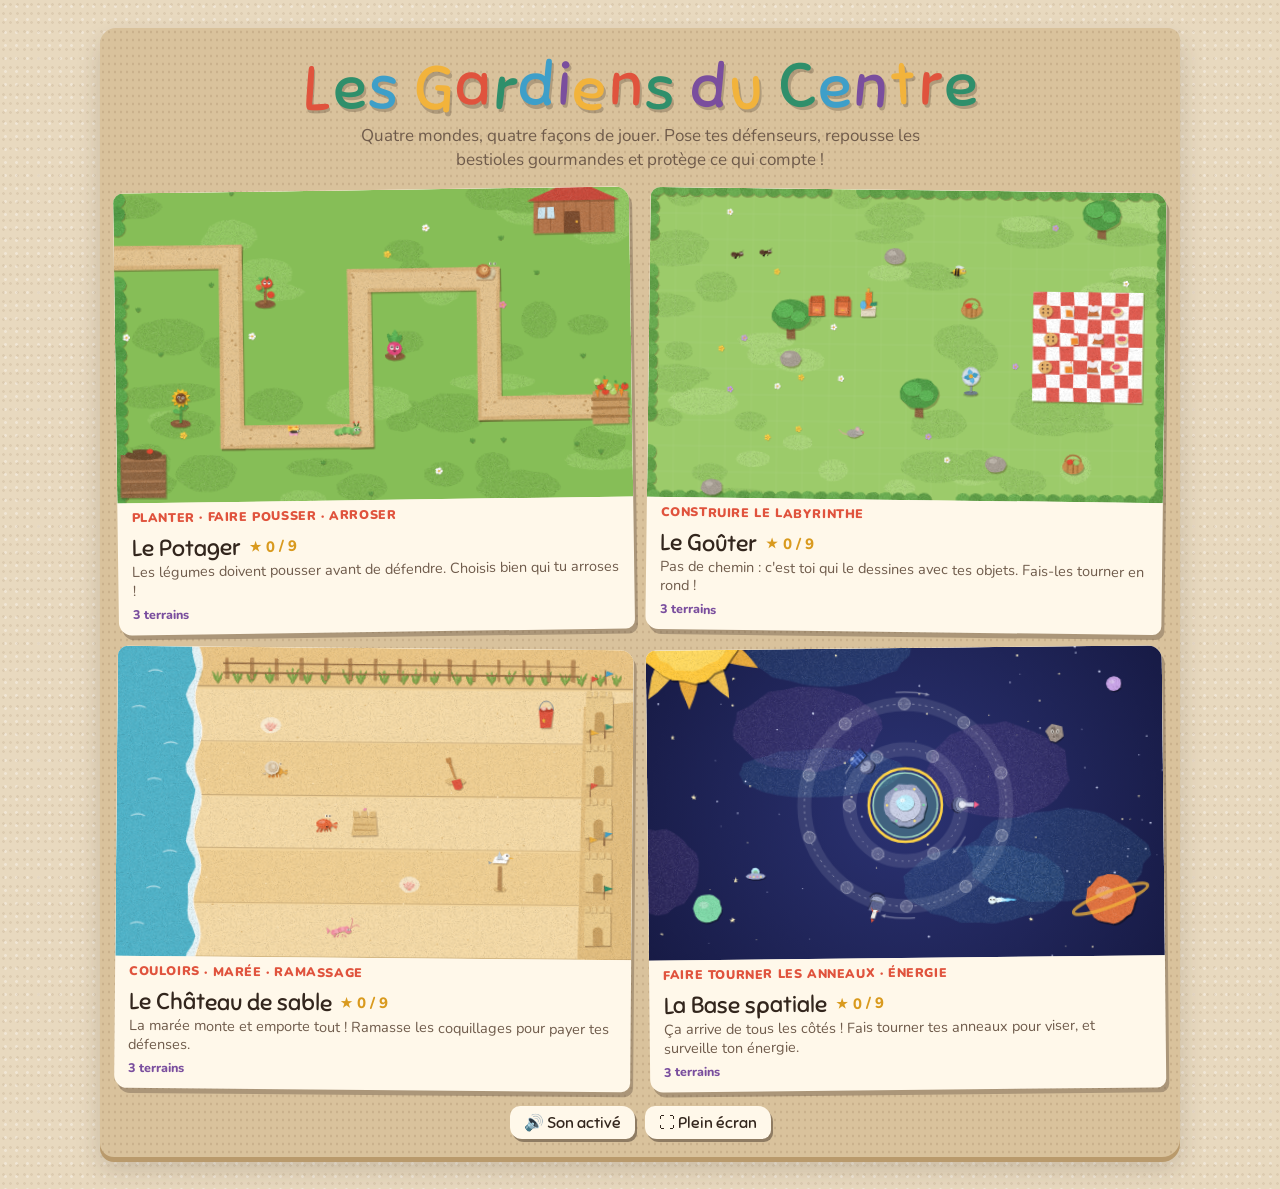
<file: index.html>
<!doctype html>
<html lang="fr">
<head>
<meta charset="utf-8">
<meta name="viewport" content="width=device-width, initial-scale=1">
<title>Les Gardiens du Centre</title>
<meta http-equiv="refresh" content="0; url=les-gardiens-du-centre.html">
</head>
<body>
<p><a href="les-gardiens-du-centre.html">Jouer aux Gardiens du Centre</a></p>
</body>
</html>
</file>
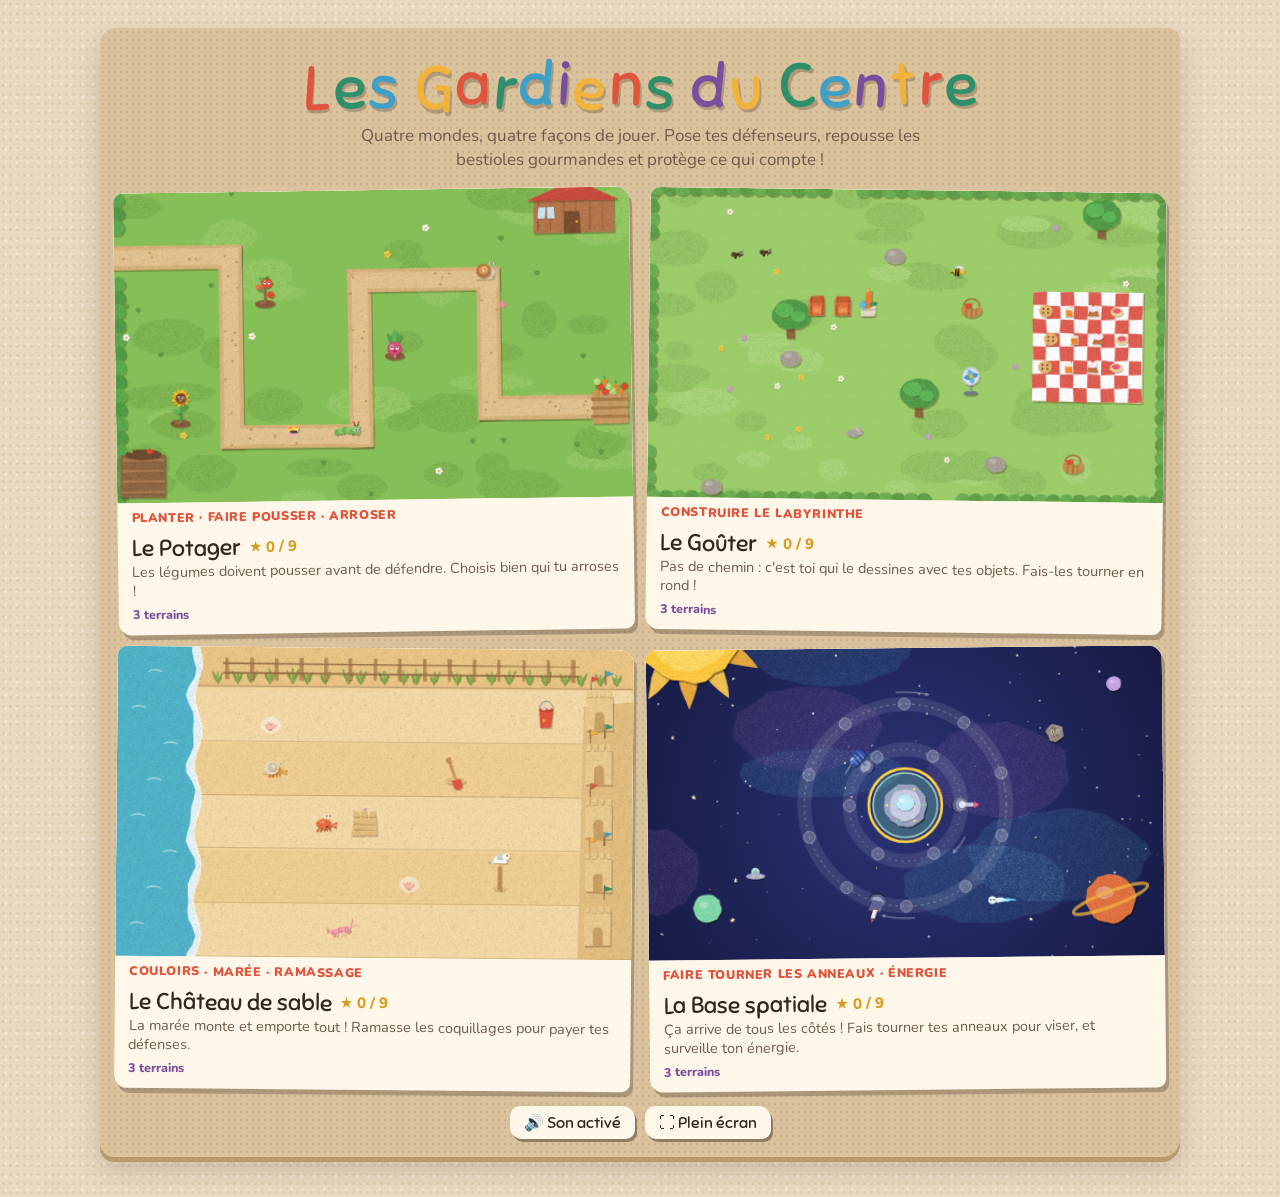
<file: les-gardiens-du-centre.html>
<!doctype html>
<html lang="fr">
<head>
<meta charset="utf-8">
<meta name="viewport" content="width=device-width, initial-scale=1">
<title>Les Gardiens du Centre</title>
<!-- Les deux polices du jeu (à garder si le site ne les charge pas déjà) -->
<link rel="preconnect" href="https://fonts.googleapis.com">
<link rel="preconnect" href="https://fonts.gstatic.com" crossorigin>
<link href="https://fonts.googleapis.com/css2?family=Nunito:wght@400;700;800;900&family=Sniglet:wght@400;800&display=swap" rel="stylesheet">
<style>
/* ═════════════════════════════════════════════════════════════
   CADRE DE PAGE — à retirer quand le jeu est posé dans le site.
   Tout le reste est préfixé #gdc / .gdc- et ne touche à rien d'autre.
   ═════════════════════════════════════════════════════════════ */
body{
  margin:0; min-height:100vh; padding:28px 12px 40px;
  background:#E8D9BF;
  background-image:
    radial-gradient(rgba(120,80,40,.10) 1px, transparent 1.4px),
    radial-gradient(rgba(255,255,255,.35) 1px, transparent 1.6px);
  background-size:7px 9px, 11px 13px;
}

/* ═════════════════════════════════════════════════════════════
   LE JEU
   ═════════════════════════════════════════════════════════════ */
#gdc{
  --encre:#33261D;
  --encre-douce:#6F5B4B;
  --creme:#FFF8EA;
  --creme-2:#F6EAD3;
  --kraft:#D9C29C;
  --kraft-fonce:#B99A6C;
  --tomate:#E0533D;
  --moutarde:#F2B33B;
  --sapin:#2F8F6B;
  --ciel:#3E9FC9;
  --prune:#7A4E9E;
  --ombre:rgba(51,38,29,.28);
  --titre:"Sniglet","Trebuchet MS",system-ui,sans-serif;
  --corps:"Nunito",system-ui,-apple-system,"Segoe UI",sans-serif;

  position:relative;
  max-width:1080px; margin:0 auto;
  font-family:var(--corps); color:var(--encre);
  user-select:none; -webkit-user-select:none;
  -webkit-tap-highlight-color:transparent;
}
#gdc *, #gdc *::before, #gdc *::after{ box-sizing:border-box; }
#gdc button{ font:inherit; color:inherit; }

/* ── le cadre de jeu : une planche de carton ── */
#gdc .gdc-cadre{
  position:relative;
  background:var(--kraft);
  background-image:radial-gradient(rgba(90,60,30,.12) 1px, transparent 1.3px);
  background-size:6px 8px;
  border-radius:16px 12px 18px 14px;
  padding:10px;
  box-shadow:0 5px 0 var(--kraft-fonce), 0 12px 24px rgba(51,38,29,.18);
}

/* ── la barre du haut ── */
#gdc .gdc-haut{
  display:flex; flex-wrap:wrap; align-items:center; gap:7px;
  margin-bottom:9px; min-height:40px;
}
#gdc .gdc-nom-monde{
  font:400 21px/1 var(--titre); padding:2px 8px 0 4px; margin-right:auto;
  text-shadow:1px 2px 0 rgba(255,255,255,.5);
}
#gdc .gdc-pastille{
  display:inline-flex; align-items:center; gap:6px;
  background:var(--creme); padding:4px 11px 4px 6px;
  border-radius:11px 9px 12px 8px;
  box-shadow:2px 3px 0 var(--ombre);
  font-weight:900; font-size:17px; font-variant-numeric:tabular-nums;
  white-space:nowrap;
}
#gdc .gdc-pastille:nth-child(odd){ transform:rotate(-1deg); }
#gdc .gdc-pastille:nth-child(even){ transform:rotate(.8deg); }
#gdc .gdc-pastille canvas{ width:26px; height:26px; display:block; }
#gdc .gdc-pastille small{ font-weight:700; font-size:12px; color:var(--encre-douce); }
#gdc .gdc-pastille.vide{ animation:gdc-tremble .4s; }

#gdc .gdc-bouton{
  border:0; cursor:pointer;
  background:var(--moutarde);
  font:400 16px/1 var(--titre);
  padding:9px 14px 8px;
  border-radius:10px 13px 9px 12px;
  box-shadow:2px 3px 0 rgba(51,38,29,.45);
  transition:transform .08s, box-shadow .08s, filter .15s;
  white-space:nowrap;
}
#gdc .gdc-bouton:hover{ filter:brightness(1.06); transform:translateY(-1px); }
#gdc .gdc-bouton:active{ transform:translate(2px,3px); box-shadow:0 0 0 rgba(0,0,0,0); }
#gdc .gdc-bouton:disabled{ opacity:.45; cursor:default; transform:none; }
#gdc .gdc-bouton.creme{ background:var(--creme); }
#gdc .gdc-bouton.tomate{ background:var(--tomate); color:#fff; }
#gdc .gdc-bouton.sapin{ background:var(--sapin); color:#fff; }
#gdc .gdc-bouton.rond{ width:40px; height:40px; padding:0; display:inline-grid; place-items:center; font-size:19px; }
#gdc .gdc-bouton.actif{ background:var(--tomate); color:#fff; }
#gdc .gdc-bouton.vague{ background:var(--sapin); color:#fff; font-size:17px; padding:10px 16px 9px; }
#gdc .gdc-bouton.vague small{ font:800 12px var(--corps); opacity:.85; margin-left:5px; }

/* ── la scène ── */
#gdc .gdc-scene{
  position:relative; overflow:hidden;
  border-radius:10px 12px 9px 13px;
  box-shadow:3px 4px 0 var(--ombre);
  background:#7DB359;
}
#gdc .gdc-toile{
  display:block; width:100%; aspect-ratio:5/3; height:auto;
  touch-action:none; cursor:pointer;
}

/* ── la boutique ── */
#gdc .gdc-bas{
  display:flex; gap:8px; margin-top:10px;
  overflow-x:auto; padding:4px 2px 6px;
  scrollbar-width:thin;
}
#gdc .gdc-carte-tour{
  flex:0 0 auto; width:100px; border:0; cursor:pointer;
  background:var(--creme); padding:5px 4px 7px;
  border-radius:9px 12px 10px 8px;
  box-shadow:2px 3px 0 var(--ombre);
  display:flex; flex-direction:column; align-items:center; gap:1px;
  transition:transform .12s, box-shadow .12s, opacity .2s;
  position:relative;
}
#gdc .gdc-carte-tour:nth-child(3n+1){ transform:rotate(-1.2deg); }
#gdc .gdc-carte-tour:nth-child(3n+2){ transform:rotate(.9deg); }
#gdc .gdc-carte-tour canvas{ width:58px; height:58px; display:block; }
#gdc .gdc-carte-tour b{ font:400 14px/1.05 var(--titre); text-align:center; }
#gdc .gdc-carte-tour span{ font-weight:900; font-size:14px; display:flex; align-items:center; gap:3px; }
#gdc .gdc-carte-tour span canvas{ width:16px; height:16px; }
#gdc .gdc-carte-tour kbd{
  position:absolute; top:4px; left:6px; font:800 11px var(--corps); color:var(--encre-douce);
}
#gdc .gdc-carte-tour.choisie{
  transform:translateY(-5px) rotate(-1deg);
  box-shadow:0 0 0 3px var(--tomate), 3px 6px 0 var(--ombre);
}
#gdc .gdc-carte-tour.cher{ opacity:.48; }
#gdc .gdc-aide-boutique{
  flex:1 1 180px; align-self:center; font-size:14px; line-height:1.3;
  color:var(--encre-douce); padding:0 6px; min-width:160px;
}
#gdc .gdc-aide-boutique b{ color:var(--encre); }

/* ── la fiche d'une tour posée ── */
#gdc .gdc-fiche{
  position:absolute; z-index:4; width:236px;
  background:var(--creme); padding:10px 11px 11px;
  border-radius:10px 13px 9px 12px;
  box-shadow:3px 4px 0 var(--ombre);
  font-size:13.5px; line-height:1.3;
  transform:translate(-50%, 0);
}
#gdc .gdc-fiche h4{ margin:0 0 3px; font:400 18px/1.1 var(--titre); }
#gdc .gdc-fiche p{ margin:0 0 6px; color:var(--encre-douce); }
#gdc .gdc-fiche .gdc-ligne{ display:flex; gap:6px; margin-top:6px; }
#gdc .gdc-fiche .gdc-bouton{ font-size:14px; padding:8px 9px 7px; flex:1; }
#gdc .gdc-fiche .gdc-x{
  position:absolute; top:4px; right:6px; border:0; background:none; cursor:pointer;
  font:400 18px var(--titre); color:var(--encre-douce);
}
#gdc .gdc-etoiles-niv{ color:var(--tomate); letter-spacing:2px; }

/* ── bannière d'annonce ── */
#gdc .gdc-banniere{
  position:absolute; z-index:3; left:50%; top:14%;
  transform:translate(-50%,-30px) rotate(-2deg); opacity:0;
  background:var(--creme); padding:10px 22px 8px;
  font:400 clamp(18px, 3.4vw, 32px)/1.1 var(--titre); text-align:center;
  border-radius:6px 10px 7px 9px;
  box-shadow:3px 5px 0 var(--ombre);
  pointer-events:none; white-space:nowrap;
  transition:transform .35s cubic-bezier(.3,1.6,.5,1), opacity .25s;
}
#gdc .gdc-banniere.vue{ transform:translate(-50%,0) rotate(-2deg); opacity:1; }
#gdc .gdc-banniere.alerte{ background:var(--tomate); color:#fff; }

/* ── voiles : menu, intro, pause, fin ── */
#gdc .gdc-voile{
  position:absolute; inset:0; z-index:6;
  display:flex; align-items:center; justify-content:center;
  padding:14px; overflow:auto;
  background:rgba(51,38,29,.42);
  border-radius:inherit;
}
#gdc .gdc-voile[hidden]{ display:none; }
#gdc .gdc-feuille{
  background:var(--creme); width:100%; max-width:600px;
  padding:22px 24px 20px; margin:auto;
  border-radius:4px 7px 5px 8px;
  box-shadow:4px 6px 0 rgba(51,38,29,.35);
  position:relative;
  animation:gdc-pose .35s cubic-bezier(.3,1.5,.5,1);
}
#gdc .gdc-feuille::before{          /* le bout de scotch */
  content:""; position:absolute; top:-11px; left:50%; width:96px; height:24px;
  transform:translateX(-50%) rotate(-3deg);
  background:rgba(255,240,190,.75);
  box-shadow:0 1px 2px rgba(0,0,0,.1);
}
#gdc .gdc-feuille h2{ margin:0 0 4px; font:400 clamp(24px,4vw,34px)/1.05 var(--titre); }
#gdc .gdc-feuille h3{ margin:14px 0 6px; font:400 19px var(--titre); }
#gdc .gdc-feuille p{ margin:0 0 8px; font-size:16px; line-height:1.45; }
#gdc .gdc-feuille ul{ margin:0 0 8px; padding-left:0; list-style:none; }
#gdc .gdc-feuille li{
  font-size:15.5px; line-height:1.4; padding:4px 0 4px 26px; position:relative;
}
#gdc .gdc-feuille li::before{
  content:""; position:absolute; left:4px; top:9px; width:13px; height:13px;
  background:var(--moutarde); border-radius:3px 5px 2px 4px; transform:rotate(12deg);
  box-shadow:1px 2px 0 var(--ombre);
}
#gdc .gdc-regles{
  margin:10px 0 0; background:var(--creme-2);
  border-radius:9px 12px 8px 11px; box-shadow:2px 3px 0 var(--ombre);
}
#gdc .gdc-regles summary{
  cursor:pointer; list-style:none; padding:9px 12px 8px 36px; position:relative;
  font:400 18px var(--titre);
}
#gdc .gdc-regles summary::-webkit-details-marker{ display:none; }
#gdc .gdc-regles summary::before{
  content:"▸"; position:absolute; left:13px; top:8px; font-size:16px; color:var(--tomate);
  transition:transform .15s;
}
#gdc .gdc-regles[open] summary::before{ transform:rotate(90deg); }
#gdc .gdc-regles ul{
  margin:0; padding:0 12px 8px 8px;
  max-height:210px; overflow-y:auto;
  scrollbar-width:thin; scrollbar-color:var(--kraft-fonce) transparent;
}
#gdc .gdc-regles ul::-webkit-scrollbar{ width:7px; }
#gdc .gdc-regles ul::-webkit-scrollbar-thumb{ background:var(--kraft-fonce); border-radius:4px; }
#gdc .gdc-feuille .gdc-accroche{ color:var(--encre-douce); font-size:17px; }
#gdc .gdc-actions{ display:flex; flex-wrap:wrap; gap:10px; margin-top:16px; justify-content:center; }
#gdc .gdc-actions .gdc-bouton{ font-size:18px; padding:12px 18px 11px; }
#gdc .gdc-modes{ display:flex; gap:10px; flex-wrap:wrap; margin-top:4px; }
#gdc .gdc-mode{
  flex:1 1 180px; border:0; cursor:pointer; text-align:left;
  background:var(--creme-2); padding:10px 12px;
  border-radius:9px 12px 8px 11px;
  box-shadow:2px 3px 0 var(--ombre);
}
#gdc .gdc-mode b{ display:block; font:400 18px var(--titre); }
#gdc .gdc-mode span{ font-size:14px; color:var(--encre-douce); }
#gdc .gdc-mode.choisi{ background:var(--moutarde); }
#gdc .gdc-mode.choisi span{ color:var(--encre); }
#gdc .gdc-grandes-etoiles{ display:flex; justify-content:center; gap:6px; margin:6px 0 10px; }
#gdc .gdc-grandes-etoiles canvas{ width:64px; height:64px; }

/* ── le menu des mondes ── */
#gdc .gdc-menu{
  position:relative; padding:14px 6px 8px;
}
#gdc .gdc-titre{
  text-align:center; margin:4px 0 2px;
  font:400 clamp(32px, 6.5vw, 62px)/1 var(--titre);
  letter-spacing:.5px;
}
#gdc .gdc-titre span{
  display:inline-block; padding:0 1px;
  text-shadow:2px 3px 0 rgba(51,38,29,.25);
}
#gdc .gdc-sous-titre{
  text-align:center; margin:6px auto 18px; max-width:560px;
  font-size:17px; line-height:1.4; color:var(--encre-douce);
}
#gdc .gdc-mondes{
  display:grid; grid-template-columns:repeat(2, minmax(0,1fr)); gap:16px;
}
#gdc .gdc-monde{
  border:0; cursor:pointer; text-align:left; padding:0 0 12px;
  background:var(--creme);
  border-radius:10px 14px 9px 13px;
  box-shadow:3px 5px 0 var(--ombre);
  overflow:hidden;
  transition:transform .15s;
  display:flex; flex-direction:column;
}
#gdc .gdc-monde:nth-child(1){ transform:rotate(-.8deg); }
#gdc .gdc-monde:nth-child(2){ transform:rotate(.7deg); }
#gdc .gdc-monde:nth-child(3){ transform:rotate(.5deg); }
#gdc .gdc-monde:nth-child(4){ transform:rotate(-.6deg); }
#gdc .gdc-monde:hover{ transform:translateY(-4px) rotate(0); }
#gdc .gdc-monde canvas{ width:100%; aspect-ratio:5/3; display:block; }
#gdc .gdc-monde b{ font:400 23px/1.1 var(--titre); padding:10px 14px 2px; display:flex; justify-content:space-between; align-items:center; gap:8px; }
#gdc .gdc-monde b canvas{ width:auto; height:22px; aspect-ratio:auto; }
#gdc .gdc-monde span{ font-size:14.5px; line-height:1.35; padding:0 14px; color:var(--encre-douce); }
#gdc .gdc-monde em{
  font-style:normal; font-weight:900; font-size:12.5px; text-transform:uppercase; letter-spacing:.6px;
  padding:6px 14px 0; color:var(--tomate);
}
#gdc .gdc-pied{
  display:flex; justify-content:center; gap:10px; margin-top:16px;
}

/* ── les pouvoirs ── */
#gdc .gdc-pouvoirs{ flex:0 0 auto; display:flex; gap:7px; padding-right:6px; margin-right:2px; border-right:2px dashed rgba(51,38,29,.2); }
#gdc .gdc-pouvoir{
  position:relative; overflow:hidden; flex:0 0 auto; width:82px; border:0; cursor:pointer;
  background:var(--prune); color:#fff; padding:6px 4px 7px;
  border-radius:12px 9px 13px 10px; box-shadow:2px 3px 0 var(--ombre);
  display:flex; flex-direction:column; align-items:center; gap:2px;
  transition:transform .12s;
}
#gdc .gdc-pouvoir canvas{ width:36px; height:36px; display:block; }
#gdc .gdc-pouvoir b{ font:400 13px/1.05 var(--titre); text-align:center; }
#gdc .gdc-pouvoir kbd{ position:absolute; top:3px; left:6px; font:800 11px var(--corps); opacity:.7; }
#gdc .gdc-pouvoir::after{
  content:""; position:absolute; inset:0; pointer-events:none;
  background:conic-gradient(rgba(25,15,10,.62) calc(var(--k, 0) * 360deg), transparent 0);
}
#gdc .gdc-pouvoir.pret{ animation:gdc-pret 1.4s ease-in-out infinite; }
/* dans la barre du haut : de petits boutons ronds, toujours visibles */
#gdc .gdc-haut .gdc-pouvoir{ width:44px; height:44px; padding:0; border-radius:50%; justify-content:center; }
#gdc .gdc-haut .gdc-pouvoir canvas{ width:28px; height:28px; }
#gdc .gdc-haut .gdc-pouvoir kbd{ top:auto; bottom:1px; left:50%; transform:translateX(-50%); font-size:9.5px; }
#gdc .gdc-haut .gdc-pouvoir.vise{ transform:translateY(-3px); }
/* « Ensuite » : la vague suivante, en petit */
#gdc .gdc-ensuite{
  display:inline-flex; align-items:center; gap:6px;
  background:var(--creme); padding:3px 10px 3px 8px;
  border-radius:11px 9px 12px 8px; box-shadow:2px 3px 0 var(--ombre);
}
#gdc .gdc-ensuite[hidden]{ display:none; }
#gdc .gdc-ensuite small{ font:800 10.5px var(--corps); text-transform:uppercase; letter-spacing:.5px; color:var(--encre-douce); writing-mode:vertical-rl; transform:rotate(180deg); }
#gdc .gdc-ens-bete{ display:inline-flex; flex-direction:column; align-items:center; position:relative; min-width:34px; }
#gdc .gdc-ens-bete canvas{ width:30px; height:30px; display:block; }
#gdc .gdc-ens-bete i{ position:absolute; right:-4px; top:14px; font:900 11.5px var(--corps); font-style:normal; color:var(--encre); text-shadow:0 0 3px #FFF8EA, 0 0 3px #FFF8EA; }
#gdc .gdc-ens-bete u{ text-decoration:none; font:800 8.5px/1 var(--corps); color:#fff; padding:2px 4px; border-radius:4px; text-transform:uppercase; }
#gdc .gdc-pouvoir.vise{ box-shadow:0 0 0 3px var(--moutarde), 2px 3px 0 var(--ombre); transform:translateY(-4px); }
@keyframes gdc-pret{ 50%{ transform:translateY(-3px) rotate(-1.5deg); filter:brightness(1.15); } }
#gdc .gdc-carte-tour i{
  display:none;
  position:absolute; top:-6px; right:-4px; font:800 10px var(--corps); font-style:normal; text-transform:uppercase;
  background:var(--tomate); color:#fff; padding:2px 5px; border-radius:6px; transform:rotate(6deg);
}
#gdc .gdc-carte-tour.neuf i{ display:block; }
#gdc .gdc-carte-tour.neuf{ animation:gdc-neuf 1.1s ease-in-out infinite; }
@keyframes gdc-neuf{ 50%{ transform:translateY(-6px) rotate(-2deg); box-shadow:0 0 0 3px var(--moutarde), 2px 3px 0 var(--ombre); } }
#gdc .gdc-carte-tour u{
  text-decoration:none; font:800 9.5px/1 var(--corps); color:#fff; text-transform:uppercase; letter-spacing:.3px;
  padding:3px 5px 2px; border-radius:5px; margin-top:2px; white-space:nowrap;
}
#gdc .gdc-carte-tour .gdc-cadenas{ display:none; font:800 12px var(--corps); font-style:normal; color:var(--encre); margin-top:2px; }
#gdc .gdc-carte-tour.verrou{ filter:grayscale(.9); opacity:.6; }
#gdc .gdc-carte-tour.verrou span{ display:none; }
#gdc .gdc-carte-tour.verrou .gdc-cadenas{ display:block; }
#gdc .gdc-aide-boutique em, #gdc .gdc-fiche .gdc-role em{ font-style:normal; font-weight:800; color:var(--sapin); }

/* ── spécialités et visée dans la fiche ── */
#gdc .gdc-voies{ display:flex; flex-direction:column; gap:6px; margin-top:7px; }
#gdc .gdc-voies small{ font-weight:800; color:var(--encre-douce); }
#gdc .gdc-voie{
  border:0; cursor:pointer; text-align:left; padding:7px 9px;
  border-radius:9px 11px 8px 10px; box-shadow:2px 3px 0 var(--ombre);
}
#gdc .gdc-voie.v0{ background:#D7EEFA; } #gdc .gdc-voie.v1{ background:#FBDCE6; }
#gdc .gdc-voie b{ display:block; font:400 15px var(--titre); }
#gdc .gdc-voie span{ font-size:12.5px; color:var(--encre-douce); }
#gdc .gdc-voie:disabled{ opacity:.5; cursor:default; }
#gdc .gdc-voie:not(:disabled):hover{ transform:translateY(-1px); }
#gdc .gdc-fusions{ display:flex; flex-direction:column; gap:5px; margin-top:8px; padding-top:7px; border-top:2px dashed rgba(51,38,29,.15); }
#gdc .gdc-fusions small{ font-weight:800; color:var(--prune); }
#gdc .gdc-fusion{
  border:0; cursor:pointer; text-align:left; padding:7px 9px; color:#fff;
  background:linear-gradient(135deg, #7A4E9E, #3E9FC9);
  border-radius:9px 11px 8px 10px; box-shadow:2px 3px 0 var(--ombre);
}
#gdc .gdc-fusion b{ display:block; font:400 14.5px/1.15 var(--titre); }
#gdc .gdc-fusion span{ display:block; font-size:12px; opacity:.9; margin:2px 0; }
#gdc .gdc-fusion em{ font-style:normal; font-weight:900; font-size:12.5px; color:#FFE27A; }
#gdc .gdc-fusion:disabled{ opacity:.5; cursor:default; }
#gdc .gdc-fusion:not(:disabled):hover{ transform:translateY(-1px); }
#gdc .gdc-fusion-idee{ margin:0 !important; font-size:12.5px; color:var(--encre-douce); }
#gdc .gdc-viseur{ width:100%; font-size:13.5px; padding:7px 8px 6px; margin-top:2px; }
#gdc .gdc-fiche .gdc-exploit{ font-size:12.5px; color:var(--sapin); margin-bottom:4px; }

/* ── bilan de fin et records ── */
#gdc .gdc-bilan{ display:flex; flex-wrap:wrap; gap:10px; justify-content:center; margin:8px 0 2px; }
#gdc .gdc-bilan div{
  flex:1 1 140px; background:var(--creme-2); padding:8px 10px; text-align:center;
  border-radius:9px 12px 8px 11px; box-shadow:2px 3px 0 var(--ombre);
}
#gdc .gdc-bilan small{ display:block; font-weight:800; font-size:12px; text-transform:uppercase; letter-spacing:.5px; color:var(--encre-douce); }
#gdc .gdc-bilan b{ display:block; font:400 24px/1.1 var(--titre); }
#gdc .gdc-bilan span{ font-size:13px; color:var(--encre-douce); }
#gdc .gdc-bilan em{ font-style:normal; font-weight:900; font-size:13px; color:var(--tomate); }
#gdc .gdc-feuille:has(.gdc-cartes){ max-width:900px; }
#gdc .gdc-cartes{ display:grid; grid-template-columns:repeat(3, minmax(0, 1fr)); gap:14px; margin-top:10px; }
#gdc .gdc-carte-terrain{
  border:0; cursor:pointer; text-align:left; padding:0 0 10px; overflow:hidden;
  background:var(--creme-2); border-radius:9px 12px 8px 11px; box-shadow:3px 4px 0 var(--ombre);
  display:flex; flex-direction:column; transition:transform .15s;
}
#gdc .gdc-carte-terrain:nth-child(2){ transform:rotate(.6deg); }
#gdc .gdc-carte-terrain:hover{ transform:translateY(-4px); }
#gdc .gdc-carte-terrain canvas{ width:100%; height:auto; display:block; }
#gdc .gdc-carte-terrain em{ font-style:normal; font-weight:900; font-size:12px; text-transform:uppercase; letter-spacing:.6px; color:var(--tomate); padding:8px 11px 0; }
#gdc .gdc-carte-terrain b{ font:400 19px/1.1 var(--titre); padding:1px 11px 2px; }
#gdc .gdc-carte-terrain span{ font-size:13.5px; line-height:1.35; color:var(--encre-douce); padding:0 11px; flex:1; }
#gdc .gdc-carte-terrain small{ font-weight:800; font-size:12.5px; color:var(--sapin); padding:6px 11px 0; }
#gdc .gdc-carte-desc{ font-weight:700; color:var(--sapin); }
#gdc .gdc-total-etoiles{ font-style:normal; font:800 15px var(--corps); color:#D99A1E; white-space:nowrap; }
#gdc .gdc-nb-terrains{ padding:4px 14px 0; font-weight:800; font-size:12.5px; color:var(--prune); }
@media (max-width:640px){ #gdc .gdc-cartes{ grid-template-columns:1fr; } }
#gdc .gdc-monde .gdc-record{ padding:4px 14px 0; font-weight:800; font-size:13px; color:var(--sapin); }

@keyframes gdc-pose{ from{ transform:translateY(-14px) rotate(-2deg); opacity:0; } }
@keyframes gdc-tremble{
  20%{ transform:translateX(-4px); } 40%{ transform:translateX(4px); }
  60%{ transform:translateX(-3px); } 80%{ transform:translateX(2px); }
}

/* ═══ ÉCRANS : le plateau suit la place disponible (voir ajusteTaille) ═══ */
#gdc .gdc-jeu{ position:relative; }
#gdc .gdc-scene{ margin:0 auto; max-width:100%; }
#gdc .gdc-pied{ flex-wrap:wrap; }

/* le plein écran : le jeu couvre tout l'écran (vrai plein écran ou non) */
#gdc.gdc-plein{
  position:fixed; inset:0; z-index:2147483000; max-width:none; margin:0;
  background:#E8D9BF; overflow:auto; display:flex;
}
#gdc.gdc-plein .gdc-cadre{ flex:1; min-width:0; width:100%; border-radius:0; min-height:100%; box-shadow:none; padding:8px 10px; }
#gdc .gdc-cadre, #gdc .gdc-jeu, #gdc .gdc-bas{ min-width:0; }
#gdc:fullscreen{ background:#E8D9BF; }

/* le bandeau « tourne ton téléphone » */
#gdc .gdc-astuce-ecran{
  display:flex; align-items:center; gap:8px; margin:0 0 8px; padding:7px 34px 7px 10px; position:relative;
  background:var(--creme); border-radius:9px 11px 8px 10px; box-shadow:2px 3px 0 var(--ombre);
  font-size:13px; line-height:1.3; font-weight:700;
}
#gdc .gdc-astuce-ecran[hidden]{ display:none; }
#gdc .gdc-astuce-ecran .gdc-bouton{ font-size:13px; padding:7px 10px 6px; }
#gdc .gdc-astuce-ecran .gdc-x{ position:absolute; top:3px; right:6px; border:0; background:none; font:400 18px var(--titre); color:var(--encre-douce); cursor:pointer; }

/* la fiche d'un défenseur en panneau, sous un petit plateau */
#gdc .gdc-fiche.gdc-fiche-bas{
  position:absolute; left:4px; right:4px; bottom:4px; top:auto; width:auto; transform:none;
  max-height:58%; overflow-y:auto; z-index:8;
  box-shadow:0 -2px 0 var(--ombre), 3px 5px 0 var(--ombre);
  animation:gdc-panneau .2s ease-out;
}
@keyframes gdc-panneau{ from{ transform:translateY(20px); opacity:0; } }

/* téléphone en portrait, petites tablettes */
@media (max-width:640px){
  #gdc .gdc-cadre{ padding:6px; border-radius:12px; }
  #gdc .gdc-mondes{ grid-template-columns:1fr; }
  #gdc .gdc-nom-monde{ display:none; }
  #gdc .gdc-haut{ gap:4px; margin-bottom:6px; }
  #gdc .gdc-pastille{ font-size:14px; padding:2px 7px 2px 3px; gap:4px; }
  #gdc .gdc-pastille canvas{ width:20px; height:20px; }
  #gdc .gdc-pastille small{ font-size:10px; }
  #gdc .gdc-pastille[title="Score"]{ display:none; }
  #gdc .gdc-bouton.rond{ width:34px; height:34px; font-size:16px; }
  #gdc .gdc-bouton.vague{ font-size:14px; padding:8px 10px 7px; }
  #gdc .gdc-bouton.vague small{ display:none; }
  #gdc .gdc-bouton.vague{ font-size:13px; padding:7px 8px 6px; max-width:132px; overflow:hidden; text-overflow:ellipsis; }
  #gdc .gdc-haut .gdc-bouton[title="Comment jouer"]{ display:none; }
  #gdc .gdc-astuce-ecran{ font-size:12.5px; padding:5px 30px 5px 9px; }
  #gdc .gdc-haut .gdc-pouvoir{ width:36px; height:36px; }
  #gdc .gdc-haut .gdc-pouvoir canvas{ width:22px; height:22px; }
  #gdc .gdc-ensuite{ padding:2px 6px; gap:3px; }
  #gdc .gdc-ens-bete{ min-width:28px; }
  #gdc .gdc-ens-bete canvas{ width:24px; height:24px; }
  #gdc .gdc-ens-bete u{ display:none; }
  #gdc .gdc-bas{ margin-top:6px; gap:6px; }
  #gdc .gdc-carte-tour{ width:78px; padding:4px 3px 5px; }
  #gdc .gdc-carte-tour canvas{ width:42px; height:42px; }
  #gdc .gdc-carte-tour b{ font-size:12.5px; }
  #gdc .gdc-carte-tour u{ font-size:8.5px; }
  #gdc .gdc-aide-boutique{ display:none; }
  #gdc .gdc-feuille{ padding:18px 14px 14px; }
  #gdc .gdc-banniere{ font-size:17px; padding:7px 14px 6px; }
}

/* téléphone en paysage : la boutique passe en colonne à droite, le plateau prend toute la hauteur */
@media (max-height:520px) and (orientation:landscape){
  body{ padding:4px; }
  #gdc .gdc-cadre{ padding:5px; border-radius:10px; }
  #gdc .gdc-jeu:not([hidden]){
    display:grid; grid-template-columns:auto auto; justify-content:center; grid-template-rows:auto auto;
    grid-template-areas:"haut haut" "scene bas"; column-gap:6px; align-items:start;
  }
  #gdc .gdc-haut{ grid-area:haut; margin-bottom:5px; gap:4px; min-height:0; }
  #gdc .gdc-astuce-ecran{ display:none; }
  #gdc .gdc-scene{ grid-area:scene; margin:0; }
  #gdc .gdc-bas{
    grid-area:bas; flex-direction:column; align-items:center; width:92px; margin:0; padding:2px 4px 6px;
    overflow-x:hidden; overflow-y:auto; max-height:calc(100dvh - 64px);
  }
  #gdc .gdc-carte-tour, #gdc .gdc-carte-tour:nth-child(3n+1), #gdc .gdc-carte-tour:nth-child(3n+2){ width:80px; transform:none; flex:0 0 auto; }
  #gdc .gdc-carte-tour.choisie{ transform:translateX(-3px); }
  #gdc .gdc-carte-tour canvas{ width:38px; height:38px; }
  #gdc .gdc-carte-tour b{ font-size:12px; }
  #gdc .gdc-aide-boutique{ display:none; }
  #gdc .gdc-nom-monde{ display:none; }
  #gdc .gdc-pastille{ font-size:13px; padding:2px 6px 2px 3px; }
  #gdc .gdc-pastille canvas{ width:18px; height:18px; }
  #gdc .gdc-pastille[title="Score"]{ display:none; }
  #gdc .gdc-bouton.rond{ width:32px; height:32px; font-size:15px; }
  #gdc .gdc-bouton.vague{ font-size:13px; padding:7px 10px 6px; }
  #gdc .gdc-bouton.vague small{ display:none; }
  #gdc .gdc-haut .gdc-pouvoir{ width:32px; height:32px; }
  #gdc .gdc-haut .gdc-pouvoir canvas{ width:20px; height:20px; }
  #gdc .gdc-haut .gdc-pouvoir kbd{ display:none; }
  #gdc .gdc-ensuite{ padding:1px 5px; }
  #gdc .gdc-ens-bete canvas{ width:22px; height:22px; }
  #gdc .gdc-ens-bete u{ display:none; }
  #gdc .gdc-ensuite small{ display:none; }
  #gdc .gdc-fiche.gdc-fiche-bas{ max-height:80%; right:104px; }
  #gdc .gdc-voile{ padding:6px; }
  #gdc .gdc-feuille{ padding:14px 14px 12px; }
}
@media (prefers-reduced-motion:reduce){
  #gdc *{ animation:none !important; transition:none !important; }
}

/* ═════════════════════════════════════════════════════════════
   LES FÊTES (voir src/fetes.js pour la liaison avec le site)
   ═════════════════════════════════════════════════════════════ */
#gdc .gdc-guirlande{
  position:absolute; left:16px; right:16px; top:-21px; height:34px; z-index:4;
  pointer-events:none; background-repeat:repeat-x; background-size:480px 34px; background-position:center top;
}
#gdc .gdc-guirlande[hidden], #gdc.gdc-plein .gdc-guirlande{ display:none; }
#gdc .gdc-fete-badge{
  display:table; margin:8px auto 0; padding:4px 14px 3px;
  font:400 17px/1.2 var(--titre); color:#fff;
  background:var(--fete, var(--tomate)); border-radius:12px 9px 13px 8px;
  box-shadow:2px 3px 0 var(--ombre); transform:rotate(-1.5deg);
}
#gdc[data-fete="halloween"]{ --kraft:#E6A766; --kraft-fonce:#B5682F; --creme-2:#F8E3C8; --fete:#7A4E9E; }
#gdc[data-fete="noel"]{ --kraft:#CFE2EA; --kraft-fonce:#93B6C6; --creme-2:#EAF3F6; --fete:#C8323A; }
#gdc[data-fete="carnaval"]{ --kraft:#F2C6DA; --kraft-fonce:#CC8DAD; --creme-2:#FBE6EF; --fete:#7A4E9E; }
#gdc[data-fete="paques"]{ --kraft:#D9EAC0; --kraft-fonce:#A6C584; --creme-2:#F0F7E4; --fete:#E883B8; }
#gdc[data-fete="ete"]{ --kraft:#F4D596; --kraft-fonce:#D6A65A; --creme-2:#FDF0D2; --fete:#3E9FC9; }
#gdc[data-fete="halloween"].gdc-plein, #gdc[data-fete="halloween"]:fullscreen{ background:#E6A766; }
#gdc[data-fete="noel"].gdc-plein, #gdc[data-fete="noel"]:fullscreen{ background:#CFE2EA; }
#gdc[data-fete="carnaval"].gdc-plein, #gdc[data-fete="carnaval"]:fullscreen{ background:#F2C6DA; }
#gdc[data-fete="paques"].gdc-plein, #gdc[data-fete="paques"]:fullscreen{ background:#D9EAC0; }
#gdc[data-fete="ete"].gdc-plein, #gdc[data-fete="ete"]:fullscreen{ background:#F4D596; }
@media (max-height:520px) and (orientation:landscape){
  #gdc .gdc-guirlande{ display:none; }
}

</style>
</head>
<body>
<!-- ═══ LE JEU : ce bloc, le <style> et le <script> suffisent à le poser dans une page ═══ -->
<div id="gdc"></div>
<script>
(() => {
"use strict";
/* ═════════════════════════════════════════════════════════════
   LES GARDIENS DU CENTRE — le moteur commun aux quatre mondes
   Chaque monde (potager, goûter, plage, espace) s'inscrit avec
   ajouteMonde() et n'écrit que ce qui le rend différent : son sol,
   ses défenseurs, ses bestioles, ses vagues, ses pouvoirs et sa
   règle propre. Tout le reste vit ici : spécialisations, visée,
   combos, cadeaux, défis de vague, élites, mode infini, scores.
   ═════════════════════════════════════════════════════════════ */
const W = 960, H = 576, CASE = 48;
const MONDES = [];
const ajouteMonde = (m) => { m.tours.aimant = Object.assign({}, TOUR_AIMANT); MONDES.push(m); };
/* un objet commun aux quatre mondes : il attire et ouvre les cadeaux de loin */
const TOUR_AIMANT = {
  nom:"Aimant à cadeaux", prix:90, debloque:3, contre:["bonus"], aimant:true, rayon:230, pv:80,
  desc:"Attire tout seul les cadeaux qui tombent sur une large zone autour de lui, et les ouvre pour toi.",
  branches:[
    { nom:"Super aimant", desc:"Attire les cadeaux de beaucoup plus loin.", mods:{ rayon:1.6 } },
    { nom:"Aimant chanceux", desc:"Fait tomber plus de cadeaux, et chacun rapporte un petit bonus en plus.", effets:{ chance:1 } }
  ],
  dessine(t, tm){
    ov(0, 12, 15, 5, "rgba(0,0,0,.15)", 0, 0);
    c.save(); c.translate(0, -14 + Math.sin(tm * 3 + (t.g || 0)) * 2);
    c.beginPath(); c.arc(0, 0, 12, Math.PI, TAU); c.lineWidth = 9; c.strokeStyle = "#E0533D"; c.stroke();
    bx(-16.5, -1, 9, 10, "#E0533D", 1, .5); bx(7.5, -1, 9, 10, "#E0533D", 2, .5);
    bx(-16.5, 6, 9, 5, "#DCE6EE", 3, 0); bx(7.5, 6, 9, 5, "#DCE6EE", 4, 0);
    c.restore();
    if (!t.icone) for (let i = 0; i < 3; i++){ const a = tm * 2 + i * 2.1; etoile5(Math.cos(a) * 20, -18 + Math.sin(a) * 9, 3, 1.3, "#F2B33B", i, 0); }
    else paquet(14, -30, 6, 1, "#3E9FC9");
  }
};

/* ── petits outils ── */
const hache = (n) => { const x = Math.sin(n * 127.1 + 311.7) * 43758.5453; return x - Math.floor(x); };
const alea = (a, b) => a + Math.random() * (b - a);
const choix = (t) => t[Math.floor(Math.random() * t.length)];
const borne = (v, a, b) => v < a ? a : v > b ? b : v;
const dist = (ax, ay, bx, by) => Math.hypot(bx - ax, by - ay);
const TAU = Math.PI * 2;
const ecartAngle = (a, b) => { let d = (b - a) % TAU; if (d > Math.PI) d -= TAU; if (d < -Math.PI) d += TAU; return d; };
const memoire = {
  lis(k, d){ try { const v = localStorage.getItem("gdc:" + k); return v === null ? d : JSON.parse(v); } catch(e){ return d; } },
  ecris(k, v){ if (window.__gdcEnTest && /^(etoiles|record|infini):/.test(k)) return; try { localStorage.setItem("gdc:" + k, JSON.stringify(v)); } catch(e){} }
};
const nombre = (n) => Math.round(n).toLocaleString("fr-FR");

/* ═════════════════════════════════════════════════════════════
   LE PAPIER DÉCOUPÉ
   Toute forme est un polygone aux bords un peu irréguliers (coup de
   ciseaux), posé sur sa propre ombre décalée, avec un grain de fibre.
   Le hasard des bords est tiré d'une graine : il ne frémit pas d'une
   image à l'autre.
   ═════════════════════════════════════════════════════════════ */
let c = null;                                   // le contexte où l'on dessine
let OMBRE = "rgba(70,40,15,.30)";
let GRAIN = null;
function avec(ctx, f){ const a = c; c = ctx; try { f(); } finally { c = a; } }
function fabriqueGrain(){
  const g = document.createElement("canvas"); g.width = g.height = 128;
  const x = g.getContext("2d"), d = x.createImageData(128, 128);
  for (let i = 0; i < 128 * 128; i++){
    const v = Math.random() < .5 ? 0 : 255;
    d.data[i*4] = d.data[i*4+1] = d.data[i*4+2] = v;
    d.data[i*4+3] = Math.random() < .5 ? Math.random() * 46 : 0;
  }
  x.putImageData(d, 0, 0);
  x.globalAlpha = .10; x.strokeStyle = "#fff"; x.lineWidth = .7;
  for (let i = 0; i < 26; i++){
    const a = Math.random() * TAU, px = Math.random() * 128, py = Math.random() * 128, l = alea(4, 12);
    x.beginPath(); x.moveTo(px, py); x.quadraticCurveTo(px + Math.cos(a+1)*l*.5, py + Math.sin(a+1)*l*.5, px + Math.cos(a)*l, py + Math.sin(a)*l); x.stroke();
  }
  return g;
}
const grain = () => c.__grain || (c.__grain = c.createPattern(GRAIN, "repeat"));

function trace(p){
  c.beginPath(); c.moveTo(p[0], p[1]);
  for (let i = 2; i < p.length; i += 2) c.lineTo(p[i], p[i+1]);
  c.closePath();
}
function papier(p, coul, prof = 1){
  if (prof){
    const dx = 1.5 * prof, dy = 2.3 * prof;
    c.translate(dx, dy); trace(p); c.fillStyle = OMBRE; c.fill(); c.translate(-dx, -dy);
  }
  trace(p); c.fillStyle = coul; c.fill();
  const a = c.globalAlpha; c.globalAlpha = a * .9; c.fillStyle = grain(); c.fill(); c.globalAlpha = a;
}
function ovale(x, y, rx, ry, g = 0, n = 0, rugo = .045){
  n = n || borne(Math.round((rx + ry) * .42), 9, 30);
  const p = new Array(n * 2);
  for (let i = 0; i < n; i++){
    const a = i / n * TAU, j = 1 + (hache(g * 13.7 + i * 1.31) - .5) * rugo * 2;
    p[i*2] = x + Math.cos(a) * rx * j; p[i*2+1] = y + Math.sin(a) * ry * j;
  }
  return p;
}
function boite(x, y, w, h, g = 0, r = 1.3){
  const j = (k) => (hache(g * 7.3 + k * 2.1) - .5) * 2 * r;
  return [x + j(0), y + j(1), x + w + j(2), y + j(3), x + w + j(4), y + h + j(5), x + j(6), y + h + j(7)];
}
function forme(pts, g = 0, r = 1.1){ return pts.map((v, i) => v + (hache(g * 5.1 + i * 3.7) - .5) * 2 * r); }
const ov = (x, y, rx, ry, coul, g = 0, prof = 1) => papier(ovale(x, y, rx, ry, g), coul, prof);
const bx = (x, y, w, h, coul, g = 0, prof = 1) => papier(boite(x, y, w, h, g), coul, prof);
const fo = (pts, coul, g = 0, prof = 1) => papier(forme(pts, g), coul, prof);
function bande(x1, y1, x2, y2, ep, coul, g = 0, prof = 1){
  const a = Math.atan2(y2 - y1, x2 - x1) + Math.PI / 2, dx = Math.cos(a) * ep / 2, dy = Math.sin(a) * ep / 2;
  fo([x1+dx, y1+dy, x2+dx, y2+dy, x2-dx, y2-dy, x1-dx, y1-dy], coul, g, prof);
}
function feuille(x, y, lg, larg, ang, coul, g = 0, prof = 1){
  const p = [], n = 8, ca = Math.cos(ang), sa = Math.sin(ang);
  for (let i = 0; i <= n; i++){ const t = i / n, l = t * lg, w = Math.sin(t * Math.PI) * larg / 2; p.push(x + ca*l - sa*w, y + sa*l + ca*w); }
  for (let i = n - 1; i > 0; i--){ const t = i / n, l = t * lg, w = -Math.sin(t * Math.PI) * larg / 2; p.push(x + ca*l - sa*w, y + sa*l + ca*w); }
  fo(p, coul, g, prof);
}
function etoile5(x, y, r1, r2, coul, g = 0, prof = 1, rot = -Math.PI / 2){
  const p = [];
  for (let i = 0; i < 10; i++){ const r = i % 2 ? r2 : r1, a = rot + i * Math.PI / 5; p.push(x + Math.cos(a) * r, y + Math.sin(a) * r); }
  fo(p, coul, g, prof);
}
/* pour les chapeaux de fête : on retient où la bestiole a sa tête (le bord du chapeau, sa taille) */
let guetteTete = false, teteVue = null;
function marqueTete(x, y, k){ if (guetteTete && !teteVue) teteVue = { m:c.getTransform(), x, y, k }; }
function yeux(x, y, ec, r, rx = 0, ry = 0, g = 0, cligne = false){
  marqueTete(x, y - r * 1.5, (ec + r) / 5.2);
  for (const s of [-1, 1]){
    if (cligne){ bande(x + s*ec - r*.8, y, x + s*ec + r*.8, y, r * .35, "#2B211B", g, 0); continue; }
    ov(x + s*ec, y, r, r * 1.12, "#FFFDF6", g + s, .35);
    ov(x + s*ec + rx*r*.38, y + ry*r*.38, r * .56, r * .6, "#2B211B", g + s + 3, 0);
    ov(x + s*ec + rx*r*.38 - r*.18, y + ry*r*.38 - r*.24, r * .18, r * .18, "#FFFFFF", 0, 0);
  }
}
function sourire(x, y, l, coul = "#2B211B", ep = 1.8){
  c.beginPath(); c.arc(x, y - l * .4, l, .25 * Math.PI, .75 * Math.PI);
  c.strokeStyle = coul; c.lineWidth = ep; c.lineCap = "round"; c.stroke();
}
function joues(x, y, ec, r){ ov(x - ec, y, r, r * .7, "rgba(240,110,110,.55)", 0, 0); ov(x + ec, y, r, r * .7, "rgba(240,110,110,.55)", 0, 0); }
function texteP(t, x, y, taille, coul = "#33261D", align = "center", contour = null){
  c.font = `400 ${taille}px Sniglet, "Trebuchet MS", sans-serif`;
  c.textAlign = align; c.textBaseline = "middle";
  if (contour){ c.lineWidth = taille / 4; c.strokeStyle = contour; c.lineJoin = "round"; c.strokeText(t, x, y); }
  else { c.fillStyle = "rgba(51,38,29,.25)"; c.fillText(t, x + 1.2, y + 1.8); }
  c.fillStyle = coul; c.fillText(t, x, y);
}
function icone(dessin, px = 26, unite = 40){
  const k = document.createElement("canvas"), r = 2;
  k.width = k.height = px * r;
  const x = k.getContext("2d"); x.scale(px * r / unite, px * r / unite);
  avec(x, () => dessin(unite));
  return k;
}
/* le paquet cadeau (aussi l'icône du trophée de score) */
function paquet(x, y, s, g = 0, coul = "#E0533D"){
  bx(x - s, y - s * .7, s * 2, s * 1.6, coul, g, 1);
  bx(x - s * 1.12, y - s * .95, s * 2.24, s * .5, coul, g + 1, .6);
  bande(x, y - s * .95, x, y + s * .9, s * .38, "#F2B33B", g, 0);
  bande(x - s, y - s * .2, x + s, y - s * .2, s * .3, "#F2B33B", g + 2, 0);
  feuille(x, y - s * .95, s * .9, s * .55, -2.5, "#F2B33B", g + 3, .3);
  feuille(x, y - s * .95, s * .9, s * .55, -.64, "#F2B33B", g + 4, .3);
}
function trophee(u){
  fo([u*.22, u*.12, u*.78, u*.12, u*.72, u*.46, u*.5, u*.6, u*.28, u*.46], "#F2B33B", 1, 1);
  bande(u*.5, u*.58, u*.5, u*.78, u*.1, "#D99A1E", 0, 0);
  bx(u*.3, u*.76, u*.4, u*.12, "#8E6440", 2, .6);
  ov(u*.42, u*.26, u*.06, u*.1, "rgba(255,255,255,.5)", 0, 0);
}

/* ═════════════════════════════════════════════════════════════
   LE SON — quelques bips synthétisés, rien à charger
   ═════════════════════════════════════════════════════════════ */
let audio = null, muet = memoire.lis("muet", false), dernierTir = 0;
function son(nom){
  if (muet) return;
  try {
    audio = audio || new (window.AudioContext || window.webkitAudioContext)();
    if (audio.state === "suspended") audio.resume();
    const t = audio.currentTime;
    const note = (f1, f2, dur, type = "sine", vol = .12, debut = 0) => {
      const o = audio.createOscillator(), g = audio.createGain();
      o.type = type; o.frequency.setValueAtTime(f1, t + debut);
      if (f2) o.frequency.exponentialRampToValueAtTime(f2, t + debut + dur);
      g.gain.setValueAtTime(vol, t + debut); g.gain.exponentialRampToValueAtTime(.0008, t + debut + dur);
      o.connect(g); g.connect(audio.destination); o.start(t + debut); o.stop(t + debut + dur + .02);
    };
    switch (nom){
      case "tir": if (t - dernierTir < .07) return; dernierTir = t; note(720, 380, .07, "triangle", .035); break;
      case "pop": note(520, 980, .09, "sine", .08); break;
      case "pose": note(260, 520, .12, "square", .05); note(520, 0, .08, "triangle", .05, .09); break;
      case "piece": note(988, 0, .07, "square", .04); note(1318, 0, .12, "square", .04, .07); break;
      case "perte": note(240, 90, .35, "sawtooth", .07); break;
      case "vague": note(392, 0, .12, "triangle", .1); note(523, 0, .12, "triangle", .1, .13); note(659, 0, .2, "triangle", .1, .26); break;
      case "non": note(180, 140, .14, "square", .05); break;
      case "eau": note(900, 300, .18, "sine", .07); break;
      case "victoire": [523, 659, 784, 1046].forEach((f, i) => note(f, 0, .22, "triangle", .1, i * .13)); break;
      case "defaite": [392, 330, 262].forEach((f, i) => note(f, 0, .3, "triangle", .09, i * .2)); break;
      case "alerte": note(660, 0, .15, "square", .05); note(660, 0, .15, "square", .05, .25); break;
      case "pouvoir": note(300, 1200, .35, "sawtooth", .05); note(600, 1600, .3, "triangle", .06, .08); break;
      case "cadeau": [784, 988, 1175, 1568].forEach((f, i) => note(f, 0, .1, "square", .035, i * .06)); break;
      case "combo": note(880, 1320, .12, "triangle", .07); break;
      case "crit": note(1400, 700, .08, "square", .03); break;
    }
  } catch(e){}
}

/* ═════════════════════════════════════════════════════════════
   LES RÈGLES COMMUNES
   ═════════════════════════════════════════════════════════════ */
let J = null;          // l'état de la partie en cours
let M = null;          // le monde en cours
const MULT = {
  deg:[1, 1.7, 2.6], portee:[1, 1.12, 1.25], cadence:[1, .85, .7],
  prod:[1, 1.7, 2.5], lent:[1, 1.15, 1.3], pv:[1, 1.7, 2.6], splash:[1, 1.15, 1.3]
};
/* une tour de niveau 3 a choisi une « voie » : ses modificateurs et ses effets s'ajoutent */
const branche = (t) => t && t.branche !== undefined && t.d.branches ? t.d.branches[t.branche] : null;
const effet = (t, k) => { const b = branche(t); return (b && b.effets && b.effets[k]) || (t.d.effets && t.d.effets[k]) || 0; };
const effetsDe = (t) => Object.assign({}, t.d.effets, branche(t) && branche(t).effets);
const dispo = (d) => !J || (d.debloque || 0) <= J.vague;

/* ── les traits des bestioles, et les rôles qui les contrent ── */
const TRAITS = {
  vole:{ nom:"volant", role:"anti-vol", couleur:"#3E9FC9" },
  armure:{ nom:"blindé", role:"perce-armure", couleur:"#7A6A5C" },
  bouclier:{ nom:"bouclier", role:"brise-bouclier", couleur:"#5FB8E8" },
  invisible:{ nom:"invisible", role:"détecteur", couleur:"#7A4E9E" },
  nuee:{ nom:"nuée", role:"zone", couleur:"#E0703D" },
  rapide:{ nom:"rapide", role:"ralentit", couleur:"#2F8F6B" },
  soigne:{ nom:"soigneur", role:"", couleur:"#7BBF6A" },
  boss:{ nom:"géant", role:"anti-géant", couleur:"#E0533D" },
  eco:{ nom:"", role:"économie", couleur:"#C9A03A" },
  soutien:{ nom:"", role:"soutien", couleur:"#B98AD0" },
  mur:{ nom:"", role:"obstacle", couleur:"#8E6440" },
  bonus:{ nom:"", role:"cadeaux", couleur:"#E0533D" }
};
function traitsDe(d){
  const t = [];
  if (d.boss) t.push("boss");
  if (d.vole) t.push("vole");
  if (d.armure) t.push("armure");
  if (d.bouclier) t.push("bouclier");
  if (d.furtif || d.sousTerre) t.push("invisible");
  if (d.soigne) t.push("soigne");
  if (d.nuee) t.push("nuee");
  if (d.vit >= 60 || d.inarretable) t.push("rapide");
  return t;
}
/* une bestiole invisible est révélée par un détecteur proche */
function revele(e){
  for (const t of J.tours){
    if (!t.d.detecte && !effet(t, "detecte")) continue;
    if (M.actif && t.pousse !== undefined && t.pousse < 1) continue;
    if (dist(t.x, t.y, e.x, e.y) <= stat(t, "portee") + 10) return true;
  }
  return false;
}

/* ── les 30 vagues d'un monde, tirées de son programme (toujours les mêmes) ── */
function vaguesDe(M, carte = 0){
  M._vagues = M._vagues || {};
  if (M._vagues[carte]) return M._vagues[carte];
  /* chaque terrain peut changer le programme du monde */
  const extra = M.cartes && M.cartes[carte] && M.cartes[carte].programme || {};
  const P = Object.assign({}, M.programme, extra, { ennemis:Object.assign({}, M.programme.ennemis, extra.ennemis) });
  const res = [], N = P.nombre || 30;
  const types = Object.keys(P.ennemis);
  for (let v = 1; v <= N; v++){
    const r = (k) => hache(v * 17.3 + k * 5.7 + M.id.length * 31.1 + carte * 53.9);
    const dispos = types.filter(k => P.ennemis[k].des <= v);
    const neufs = dispos.filter(k => P.ennemis[k].des === v);
    const nbTypes = v <= 2 ? 1 : v < 8 ? 2 : v < 18 ? 3 : 4;
    const choisis = [...neufs];
    for (let k = 0; choisis.length < Math.min(nbTypes, dispos.length) && k < 60; k++){
      /* les plus récentes reviennent plus souvent */
      const i = Math.floor(Math.pow(r(k), .6) * dispos.length);
      const cand = dispos[Math.min(dispos.length - 1, i)];
      if (!choisis.includes(cand)) choisis.push(cand);
    }
    const budget = P.budget * (1 + .1 * (v - 1)) * (v <= 3 ? .75 : 1);
    const duree = 13 + v * .45;
    const groupes = [];
    choisis.forEach((type, i) => {
      const part = budget / choisis.length * (neufs.includes(type) && v > 1 ? 1.15 : 1);
      const n = Math.max(2, Math.round(part / P.ennemis[type].menace));
      groupes.push([type, n, +Math.max(.16, duree / n).toFixed(2), +(i * duree * .22).toFixed(1), M.entreeGroupe ? M.entreeGroupe(v, r(50 + i)) : null]);
    });
    /* des géants aux vagues 5, 15, 25 ; le boss aux vagues 10, 20, 30 */
    if (v % 10 === 5){ const t = choisis[choisis.length - 1]; groupes.push([t, v < 10 ? 1 : 2, 3, +(duree * .5).toFixed(1), null, { pv:4, taille:1.45, prime:5, geant:true }]); }
    if (v % 10 === 0) groupes.push([P.boss, 1, 0, 3, M.entreeGroupe ? M.entreeGroupe(v, r(99)) : null, { pv:(v === 10 ? .55 : v === 20 ? .65 : .85) * (P.bossPv || 1), taille:v === 30 ? 1.3 : 1 }]);
    res.push(groupes);
  }
  return (M._vagues[carte] = res);
}
function mult(t, k){
  let m = (MULT[k] && MULT[k][t.niv - 1]) || 1;
  const b = branche(t);
  if (b && b.mods && b.mods[k] !== undefined) m *= b.mods[k];
  if (J && !t.fantome){
    if (k === "cadence" && J.frenesie > J.t) m *= .6;
    if (k === "cadence" && J.surcharge > J.t) m *= .5;
    if (k === "portee" && J.mut && J.mut.portee) m *= J.mut.portee;
    if (M && M.buff) m *= M.buff(J, t, k) || 1;
  }
  return m;
}
function stat(t, k){
  const v = t.d[k]; if (v === undefined) return 0;
  return v * mult(t, k);
}
const lenteur = (t) => Math.min(.85, stat(t, "lent"));
const prixAmelio = (t) => Math.round(t.d.prix * [.8, 1.15][t.niv - 1]);
const prixVente = (t) => Math.round(t.investi * .6);
/* ── les réglages des deux modes : tout l'équilibre tient ici ──
   pv : vie des bestioles · nombre : effectifs · gain : argent gagné
   pente, puissance : durcissement après la vague 10 (×(1 + pente·(v−10)^puissance))
   attente : temps entre deux vagues · appel : bonus d'appel anticipé */
const REGLAGE = {
  petit:{ pv:.68, nombre:1, gain:1.05, pente:0, attente:1, appel:1, mutDes:8, mutChance:.3, elitePrime:3, eco:.4 },
  grand:{ pv:1, nombre:1.1, gain:.72, pente:.035, puissance:1.5, attente:1.35, appel:.35, mutDes:11, mutChance:.65, elitePrime:2, eco:.6 }
};
const R = () => REGLAGE[J ? J.mode : "petit"];
const VISEES = { premier:"le premier", fort:"le plus costaud", proche:"le plus proche", dernier:"le dernier" };
const ORDRE_VISEE = Object.keys(VISEES);

/* les défis de vague : en Grand gardien, presque chaque vague en a un */
const MUTATEURS = [
  { id:"ruee", nom:"Ruée !", desc:"Les bestioles vont 30 % plus vite", vit:1.3 },
  { id:"carapace", nom:"Carapaces", desc:"Les bestioles sont blindées", armure:3 },
  { id:"nuee", nom:"Nuée", desc:"Bien plus nombreuses, mais plus fragiles", nombre:1.7, pv:.6 },
  { id:"brouillard", nom:"Brouillard", desc:"Tes défenseurs voient moins loin", portee:.82 },
  { id:"geants", nom:"Géants", desc:"Moins nombreuses, mais énormes", nombre:.6, pv:1.9, taille:1.25, prime:1.5 },
  { id:"regen", nom:"Bobos guéris", desc:"Les bestioles se soignent toutes seules", regen:.03 },
  { id:"fete", nom:"Pluie de cadeaux", desc:"Primes ×1,5 et des cadeaux partout", prime:1.5, cadeaux:3 }
];

const idCarte = () => M.id + (J && J.carte ? "-" + (J.carte + 1) : "");
const nomCarte = (monde, k) => monde.cartes && monde.cartes[k] ? monde.cartes[k].nom : "";
function nouvellePartie(monde, mode, carte = 0){
  M = monde;
  if (M.charge) M.charge(carte);
  J = {
    t:0, vitesse:1, pause:false, mode, grand:mode === "grand", pvMul: REGLAGE[mode].pv * (mode === "grand" ? (monde.durGrand || 1) : 1),
    vies:monde.vies, viesMax:monde.vies, argent:(monde.cartes && monde.cartes[carte] && monde.cartes[carte].argent) || monde.argent,
    carte, vague:0, vagues:(monde.vagues || vaguesDe(monde, carte)).slice(), neufs:new Set(), charges:0, file:[], compte:0, entre:false, fini:false, infini:false,
    ennemis:[], tours:[], tirs:[], effets:[], textes:[], cadeaux:[], retires:[],
    idSuiv:1, aPoser:null, fantome:null, choisie:null, souris:null, ciblage:null,
    repousses:0, recu:0, score:0, combo:0, comboT:-9, comboMax:0, cadeauT:14,
    mut:null, frenesie:0, surcharge:0, pouvoirs:{}
  };
  for (const p of (M.pouvoirs || [])) J.pouvoirs[p.id] = 0;
  OMBRE = monde.ombre || "rgba(70,40,15,.30)";
  M.init(J);
  fondCache = null;
}

/* une vague générée pour le mode infini : de plus en plus serrée */
function vagueInfinie(n){
  const types = Object.keys(M.ennemis).filter(k => !M.ennemis[k].boss && !M.ennemis[k].invoque);
  const g = [], nb = 2 + (n % 3 === 0 ? 1 : 0);
  for (let i = 0; i < nb; i++){
    const type = choix(types), d = M.ennemis[type];
    const k = d.pv < 30 ? 1.6 : d.pv > 100 ? .45 : 1;
    g.push([type, Math.round((6 + n * 1.2) * k), Math.max(.22, 1.1 - n * .03), i * 3]);
  }
  if (n % 5 === 0){ const boss = Object.keys(M.ennemis).find(k => M.ennemis[k].boss); if (boss) g.push([boss, 1, 0, 2]); }
  return g;
}

function lanceVague(){
  if (!J || J.fini || J.file.length) return;
  if (J.vague >= J.vagues.length){ if (J.infini) J.vagues.push(vagueInfinie(J.vague + 1)); else return; }
  if (J.entre && J.compte > 0 && J.vague > 0){
    const bonus = Math.round(J.compte * (M.bonusAppel || 1) * R().appel);
    if (bonus > 0){ gagne(bonus); texte("+" + bonus + " en avance !", W / 2, 60, M.couleurMonnaie, 22); }
  } else if (J.ennemis.length && J.vague > 0){
    /* appeler la suivante alors que la vague n'est pas finie : ça rapporte */
    const bonus = Math.round(Math.min(45, 6 + J.ennemis.length * 2) * R().appel);
    gagne(bonus); J.score += bonus * 10;
    texte("Enchaînement ! +" + bonus, W / 2, 60, M.couleurMonnaie, 22);
  }
  const def = J.vagues[J.vague]; J.vague++;
  J.entre = false; J.compte = 0;
  const derniere = J.vague === J.vagues.length && !J.infini;
  const aBoss = def.some(g => M.ennemis[g[0]].boss);
  /* le défi de la vague */
  J.mut = null;
  if (!aBoss && J.vague >= R().mutDes && Math.random() < R().mutChance) J.mut = choix(MUTATEURS);
  const nbMul = R().nombre * (J.mut && J.mut.nombre || 1);
  for (const g of def){
    const [type, n0, ecart, delai = 0, entree = null, opts = null] = g;
    const boss = M.ennemis[type].boss;
    const n = boss ? n0 : Math.max(1, Math.round(n0 * nbMul));
    const e2 = boss ? ecart : ecart * n0 / n;
    for (let i = 0; i < n; i++) J.file.push({ t:J.t + delai + i * e2, type, entree, i, opts });
  }
  J.file.sort((a, b) => a.t - b.t);
  const nom = J.infini ? "Infini — vague " + J.vague : derniere ? "Dernière vague !" : "Vague " + J.vague;
  banniere(J.mut ? nom + " · " + J.mut.nom : nom, derniere || !!J.mut, J.mut ? 2600 : 1800);
  if (J.mut) texte(J.mut.desc, W / 2, 110, "#FFFFFF", 18);
  son("vague");
  if (M.debutVague) M.debutVague(J);
  /* un nouveau défenseur se débloque */
  const neufs = Object.entries(M.tours).filter(([, d]) => (d.debloque || 0) === J.vague && J.vague > 0);
  neufs.forEach(([type, d], i) => {
    J.neufs.add(type);
    setTimeout(() => { if (J && !J.fini){ banniere("Nouveau : " + d.nom + " !", false, 2600); son("cadeau"); } }, 1400 + i * 2800);
  });
  majHUD(true);
}

function courbe(v){
  const [a, b] = M.courbe || [.08, .012];
  return (1 + a * (v - 1) + b * (v - 1) * (v - 1)) * (v > J.vagues.length ? Math.pow(1.07, v - J.vagues.length) : 1);
}
function creeEnnemi(type, entree, x, y, opts){
  const d = M.ennemis[type];
  const v = Math.max(1, J.vague);
  const croissance = courbe(v) * (v > 10 ? 1 + R().pente * Math.pow(v - 10, R().puissance || 2) : 1);
  let pv = d.pv * J.pvMul * croissance * (opts && opts.pv || 1);
  const e = {
    id:J.idSuiv++, type, d, pv:0, pvMax:0, vit:d.vit * (1 + .006 * (v - 1)), x:x || 0, y:y || 0,
    prog:0, lentF:1, lentT:0, anim:Math.random() * 10, flash:0, dir:1, vagueNee:v,
    mort:false, vole:!!d.vole, g:(Math.random() * 1000) | 0, age:0, primeMul:(opts && opts.prime || 1) * (1 + .02 * (v - 1)), taille:opts && opts.taille || 1, armureBonus:0,
    geant:!!(opts && opts.geant)
  };
  if (d.bouclier) e.bouclier = e.bouclierMax = d.bouclier + Math.floor(v / 8);
  const mu = J.mut;
  if (mu && !d.boss){ pv *= mu.pv || 1; e.vit *= mu.vit || 1; e.armureBonus = mu.armure || 0; e.taille *= mu.taille || 1; e.primeMul *= mu.prime || 1; }
  const chanceElite = J.grand ? .05 + J.vague * .008 : .02;
  if (!d.boss && !d.invoque && !e.geant && J.vague > 0 && Math.random() < chanceElite){ e.elite = true; pv *= 2.2; e.primeMul *= R().elitePrime; }
  e.pv = e.pvMax = Math.round(pv);
  if (d.coquille){ e.coquille = e.coquilleMax = Math.round(d.coquille * J.pvMul * croissance); }
  M.apparait(J, e, entree, x, y);
  J.ennemis.push(e);
  return e;
}

function ralentit(e, facteur, duree){
  if (e.d.inarretable) return;
  if (J.t + duree >= e.lentT || facteur < e.lentF){
    e.lentF = Math.min(e.lentT > J.t ? e.lentF : 1, facteur);
    e.lentT = Math.max(e.lentT, J.t + duree);
  }
}
const vitesse = (e) => e.vit * (e.lentT > J.t ? e.lentF : 1);
const etourdi = (e) => e.lentT > J.t && e.lentF < .1;

function blesse(e, deg, src, mode){
  if (e.mort || deg <= 0 || e.invuln) return;
  const pur = mode === true || mode === "pur";
  if (!pur){
    if (e.bouclier > 0){
      if (mode === "continu") deg *= .3;
      else {
        e.bouclier--; deg *= .12; e.flashB = .25;
        if (e.bouclier === 0){ confettis(e.x, e.y - 10, ["#BFE6FF", "#FFFFFF"], 8); texte("Bouclier brisé !", e.x, e.y - 34, "#fff", 13); }
      }
    }
    const armure = mode === "perce" ? 0 : (e.d.armure || 0) * (1 + (e.vagueNee - 1) / 12) + (e.armureBonus || 0);
    if (armure) deg = Math.max(deg * .15, deg - armure);
  }
  if (e.d.blesse){ deg = e.d.blesse(J, e, deg, src); if (deg <= 0) return; }
  if (M.blesse){ deg = M.blesse(J, e, deg, src); if (deg <= 0) return; }
  if (e.coquille > 0){
    const a = Math.min(e.coquille, deg); e.coquille -= a; deg -= a;
    if (src && src.degats !== undefined) src.degats += a;
    if (e.coquille <= 0){ confettis(e.x, e.y - 8, e.d.couleurCoquille || "#E9C48C", 10); texte("Plus de coquille !", e.x, e.y - 34, "#fff", 14); }
  }
  if (src && src.degats !== undefined) src.degats += Math.min(deg, Math.max(0, e.pv));
  e.pv -= deg; e.flash = .12;
  if (e.d.boss && !e.enerve && e.pv > 0 && e.pv < e.pvMax * .5){
    e.enerve = true; e.vit *= 1.45;
    banniere(e.d.nom + " s'énerve !", true, 2000); son("alerte"); secousse = .5;
    if (e.d.enerve) e.d.enerve(J, e);
  }
  if (e.pv <= 0) repousse(e);
}
function repousse(e){
  if (e.mort) return;
  e.mort = true; J.repousses++;
  /* le combo : des bestioles repoussées coup sur coup */
  J.combo = J.t - J.comboT < 1.6 ? J.combo + 1 : 1; J.comboT = J.t;
  J.comboMax = Math.max(J.comboMax, J.combo);
  const prime = Math.round(e.d.prime * e.primeMul * (M.gain || 1) * R().gain);
  if (prime){ gagne(prime); texte("+" + prime, e.x, e.y - 20, M.couleurMonnaie, 15); }
  J.score += prime * 10 + Math.min(J.combo, 30) * 4 + (e.elite ? 150 : 0) + (e.d.boss ? 2000 : 0);
  if (J.combo >= 5 && J.combo % 5 === 0){
    const b = Math.min(20, Math.floor(J.combo / 2)); gagne(b); J.score += J.combo * 20;
    texte(`Combo ×${J.combo} ! +${b}`, e.x, e.y - 46, "#FFE27A", 19); son("combo");
  }
  confettis(e.x, e.y - 6, e.elite ? ["#F2B33B", "#FFE27A", "#FFFFFF"] : (e.d.couleur || "#fff"), e.d.boss ? 40 : e.elite ? 22 : 12);
  J.effets.push({ genre:"fuite", x:e.x, y:e.y, type:e.type, d:e.d, g:e.g, dir:e.dir, t:0, dur:.55, vole:e.vole, taille:e.taille * (e.elite ? 1.18 : 1) });
  if (e.elite) semeCadeau(e.x, e.y);
  if (e.d.meurt) e.d.meurt(J, e);
  son("pop");
}
function gagne(n){ J.argent += n; J.recu += n; }
function zoneDegats(x, y, r, deg, src, filtre){
  for (const e of J.ennemis) if (!e.mort && dist(x, y, e.x, e.y) <= r + (e.d.r || 10) && (!filtre || filtre(e))) blesse(e, deg, src);
}
/* un coup porté par une tour : critique possible, puis les effets de sa voie */
function frappe(src, e, base, eff, zone = false){
  if (!e || e.mort) return;
  let d = base;
  const pct = (src.d && src.d.pourcent || 0) + (eff && eff.pourcentPlus || 0);
  if (pct) d += e.pvMax * pct * (1 + .25 * ((src.niv || 1) - 1)) * (e.d.boss ? .45 : 1);
  const chance = (zone ? 0 : .05) + (eff && eff.crit || 0);
  if (chance && Math.random() < chance){ d *= 2.2; texte("Critique !", e.x, e.y - 36, "#FFE27A", 13); son("crit"); }
  blesse(e, d, src, (src.d && src.d.percant) || (eff && eff.percant) ? "perce" : undefined);
  if (!eff || e.mort) return;
  if (eff.brule) e.brule = { dps:eff.brule * (src.niv || 1) * .5 + eff.brule * .5, fin:J.t + 3, src };
  if (eff.etourdit && !e.d.boss && Math.random() < eff.etourdit) ralentit(e, .02, .8);
  if (eff.lent) ralentit(e, 1 - eff.lent, 1.6);
}
function plusProche(x, y, r, exclure, filtre){
  let best = null, bd = r;
  for (const e of J.ennemis){
    if (e.mort || e.cache || (exclure && exclure.has(e)) || (filtre && !filtre(e))) continue;
    const d = dist(x, y, e.x, e.y); if (d < bd){ bd = d; best = e; }
  }
  return best;
}

function arrive(e){
  if (e.mort) return;
  e.mort = true;
  if (M.protege && M.protege(J, e)) return;
  const n = e.d.degats || 1;
  J.vies = Math.max(0, J.vies - n);
  J.combo = 0;
  son("perte");
  if (M.perdVie) M.perdVie(J, e, n);
  secousse = .3;
  if (J.vies <= 0) fin(false);
  majHUD(true);
}

/* ── les tours ── */
function poseTour(type, emp){
  const d = M.tours[type];
  J.argent -= d.prix;
  const t = {
    id:J.idSuiv++, type, d, x:emp.x, y:emp.y, cle:emp.cle, niv:1, cd:.25, recul:0,
    ang:-Math.PI / 2, investi:d.prix, pv:d.pv || 0, pvMax:d.pv || 0, nais:J.t, g:(Math.random() * 1000) | 0,
    visee:"premier", degats:0
  };
  if (M.pose) M.pose(J, t, emp);
  J.tours.push(t);
  confettis(t.x, t.y, "#FFF6DA", 8);
  son("pose");
  majHUD(true);
  return t;
}
function retireTour(t, raison){
  const i = J.tours.indexOf(t); if (i < 0) return;
  J.tours.splice(i, 1);
  J.retires.push(t);
  if (M.retire) M.retire(J, t, raison);
  if (J.choisie === t) choisisTour(null);
}
function vendTour(t){
  const r = prixVente(t); gagne(r); J.recu -= r;
  texte("+" + r, t.x, t.y - 26, M.couleurMonnaie, 16);
  confettis(t.x, t.y, "#E9D6B0", 12);
  retireTour(t, "vente"); son("piece"); majHUD(true);
}
function amelioreTour(t, voie){
  if (t.niv >= 3 || t.d.sansNiveau) return;
  if (t.niv === 2 && t.d.branches && voie === undefined) voie = 0;
  if (M.ameliore){ if (M.ameliore(J, t)) apresAmelio(t, voie); return; }
  const p = prixAmelio(t);
  if (J.argent < p){ refuse("argent"); return; }
  J.argent -= p; t.investi += p; apresAmelio(t, voie);
}
function apresAmelio(t, voie){
  t.niv++;
  if (t.niv === 3 && voie !== undefined && t.d.branches){
    t.branche = voie;
    banniere(t.d.branches[voie].nom + " !", false, 1500);
  }
  if (t.pvMax){ t.pvMax = Math.round(t.d.pv * mult(t, "pv")); t.pv = t.pvMax; }
  etoilesAutour(t.x, t.y);
  if (M.apresAmelio) M.apresAmelio(J, t);
  son("pose"); majHUD(true); majFiche(true);
}

function dansPortee(t, filtre){
  const r = stat(t, "portee"), res = [];
  for (const e of J.ennemis){
    if (e.mort || e.cache) continue;
    if (t.d.cibles === "sol" && e.vole) continue;
    if (t.d.cibles === "air" && !e.vole) continue;
    if (filtre && !filtre(e)) continue;
    if (dist(t.x, t.y, e.x, e.y) > r + (e.d.r || 10) * .6) continue;
    if (M.vise && !M.vise(J, t, e)) continue;
    res.push(e);
  }
  return res;
}
function cherche(t, exclure){
  let best = null, bv = -Infinity;
  for (const e of dansPortee(t)){
    if (exclure && exclure.has(e)) continue;
    const v = t.visee === "fort" ? e.pv + (e.coquille || 0) : t.visee === "proche" ? -dist(t.x, t.y, e.x, e.y) : t.visee === "dernier" ? -e.prog : e.prog;
    if (v > bv){ bv = v; best = e; }
  }
  return best;
}
function tire(t, e){
  lanceProjectile(t, e);
  const n = effet(t, "multi");
  if (n){
    const deja = new Set([e]);
    for (let i = 0; i < n; i++){ const x = cherche(t, deja); if (!x) break; deja.add(x); lanceProjectile(t, x); }
  }
  son("tir");
}
function lanceProjectile(t, e){
  const d = t.d, ang = Math.atan2(e.y - t.y, e.x - t.x);
  t.ang = ang; t.recul = 1;
  const b = branche(t), eff = effetsDe(t);
  const bouche = d.bouche || 14;
  const p = {
    x:t.x + Math.cos(ang) * bouche, y:t.y + Math.sin(ang) * bouche - (d.hauteurTir || 0),
    cible:e, tx:e.x, ty:e.y, v:d.vitesseTir || 430, deg:stat(t, "deg"),
    splash:(d.splash ? stat(t, "splash") : 0), lent:d.lent ? lenteur(t) : 0, lentDuree:d.lentDuree || 1.2,
    genre:d.tir || "droit", dessin:d.dessineTir, t0:J.t, age:0, src:t, ang, g:J.idSuiv++, coul:d.couleurTir,
    eff, rebonds:eff.rebond || 0, perce:eff.perce || 0, touches:new Set()
  };
  if (p.genre === "lob"){
    p.sx = p.x; p.sy = p.y;
    p.tx = e.x; p.ty = e.y;
    p.duree = Math.max(.35, dist(p.x, p.y, p.tx, p.ty) / p.v);
  }
  if (p.genre === "rayon"){
    frappe(t, e, p.deg, eff);
    if (p.lent) ralentit(e, 1 - p.lent, p.lentDuree);
    J.effets.push({ genre:"rayon", x:p.x, y:p.y, x2:e.x, y2:e.y - 6, t:0, dur:.09, coul:d.couleurTir || "#fff" });
    /* le rayon prisme rebondit d'une cible à l'autre */
    let prec = e, n = p.rebonds;
    while (n-- > 0){
      p.touches.add(prec);
      const x = plusProche(prec.x, prec.y, 130, p.touches);
      if (!x) break;
      frappe(t, x, p.deg * .75, eff);
      J.effets.push({ genre:"rayon", x:prec.x, y:prec.y - 6, x2:x.x, y2:x.y - 6, t:0, dur:.12, coul:d.couleurTir || "#fff" });
      prec = x;
    }
    return;
  }
  if (M.prepareTir) M.prepareTir(J, t, e, p);
  J.tirs.push(p);
}
function impact(p, e){
  const sol = p.src.d.cibles === "sol";
  if (p.splash){
    for (const x of J.ennemis) if (!x.mort && !(sol && x.vole) && dist(p.x, p.y, x.x, x.y) <= p.splash + (x.d.r || 10)) frappe(p.src, x, p.deg, p.eff, x !== e);
    J.effets.push({ genre:"onde", x:p.x, y:p.y, r:p.splash, t:0, dur:.3, coul:p.coul || "rgba(255,255,255,.8)" });
    confettis(p.x, p.y, p.coul || "#fff", 7);
  } else if (e){ frappe(p.src, e, p.deg, p.eff); }
  if (p.lent){
    if (p.splash){ for (const x of J.ennemis) if (!x.mort && dist(p.x, p.y, x.x, x.y) <= p.splash) ralentit(x, 1 - p.lent, p.lentDuree); }
    else if (e) ralentit(e, 1 - p.lent, p.lentDuree);
  }
  if (e && !e.mort && p.src.d.surImpact) p.src.d.surImpact(J, p.src, e, p);
}

/* ── les effets ── */
function confettis(x, y, coul, n = 10){
  for (let i = 0; i < n; i++){
    const a = Math.random() * TAU, v = alea(40, 140);
    J.effets.push({ genre:"bout", x, y, vx:Math.cos(a) * v, vy:Math.sin(a) * v - 60, rot:Math.random() * TAU, vr:alea(-9, 9),
                    coul:Array.isArray(coul) ? choix(coul) : coul, t:0, dur:alea(.5, .9), s:alea(3, 6), g:(Math.random() * 999) | 0 });
  }
}
function etoilesAutour(x, y){
  for (let i = 0; i < 7; i++){
    const a = i / 7 * TAU;
    J.effets.push({ genre:"etoile", x, y, vx:Math.cos(a) * 70, vy:Math.sin(a) * 70 - 30, t:0, dur:.7, g:i });
  }
}
function onde(x, y, r, coul, dur = .35){ J.effets.push({ genre:"onde", x, y, r, t:0, dur, coul }); }
function texte(txt, x, y, coul = "#fff", taille = 16){ J.textes.push({ txt, x, y, coul, taille, t:0, dur:1.1 }); }

/* ── les cadeaux à attraper ── */
function semeCadeau(x, y){
  if (x === undefined){
    const p = M.posCadeau ? M.posCadeau(J) : { x:alea(140, W - 140), y:alea(90, H - 70) };
    x = p.x; y = p.y;
  }
  J.cadeaux.push({ x, y, t:0, dur:9, g:(Math.random() * 99) | 0 });
}
function ouvreCadeau(k, aimant){
  J.cadeaux.splice(J.cadeaux.indexOf(k), 1);
  if (aimant && effet(aimant, "chance")){ const n = Math.round((8 + J.vague * 2) * R().gain); gagne(n); texte("+" + n, aimant.x, aimant.y - 46, M.couleurMonnaie, 15); }
  confettis(k.x, k.y, ["#E0533D", "#F2B33B", "#FFFFFF", "#3E9FC9"], 18);
  son("cadeau");
  const r = Math.random();
  if (r < .42){
    const n = Math.round((15 + J.vague * 4) * R().gain); gagne(n); J.score += 200;
    texte("Cadeau : +" + n, k.x, k.y - 30, M.couleurMonnaie, 20);
  } else if (r < .68){
    J.frenesie = J.t + 8;
    banniere("Frénésie ! Tes défenseurs s'emballent", false, 1800);
  } else if (r < .88 && (M.pouvoirs || []).length){
    for (const p of M.pouvoirs) J.pouvoirs[p.id] = 0;
    banniere("Pouvoirs rechargés !", false, 1600);
  } else if (J.vies < J.viesMax){
    J.vies++; texte("+1 " + M.nomVies.toLowerCase().replace(/s$/, ""), k.x, k.y - 30, "#FFFFFF", 20);
  } else { const n = Math.round((40 + J.vague * 6) * R().gain); gagne(n); texte("Gros cadeau : +" + n, k.x, k.y - 30, M.couleurMonnaie, 20); }
  majHUD(true); majPouvoirs();
}

/* ── les pouvoirs ── */
function activePouvoir(p){
  if (!J || J.fini || J.pause) return;
  if (J.pouvoirs[p.id] > J.t){ son("non"); return; }
  if (p.cible){
    J.ciblage = J.ciblage === p ? null : p;
    if (J.ciblage){ J.aPoser = null; choisisTour(null); banniere("Touche le plateau : " + p.nom, false, 1300); }
    majAideBoutique(); majHUD(true); majPouvoirs();
    return;
  }
  lancePouvoir(p, null);
}
function lancePouvoir(p, pt){
  p.lance(J, pt);
  J.pouvoirs[p.id] = J.t + p.recharge;
  J.ciblage = null; J.score += 50;
  son("pouvoir"); majPouvoirs(); majAideBoutique();
}

/* ═════════════════════════════════════════════════════════════
   UN PAS DE SIMULATION (1/60 s)
   ═════════════════════════════════════════════════════════════ */
function pas(dt){
  if (!J || J.fini) return;
  J.t += dt;

  while (J.file.length && J.file[0].t <= J.t){ const f = J.file.shift(); creeEnnemi(f.type, f.entree, undefined, undefined, f.opts); }

  if (M.maj) M.maj(J, dt);

  /* les cadeaux tombent pendant les vagues */
  if (J.file.length || J.ennemis.length){
    const chanceux = J.tours.filter(t => t.d.aimant && effet(t, "chance")).length;
    J.cadeauT -= dt * (J.mut && J.mut.cadeaux || 1) * (1 + .35 * chanceux);
    if (J.cadeauT <= 0){ J.cadeauT = alea(16, 26); semeCadeau(); }
  }
  for (const k of J.cadeaux) k.t += dt;
  for (const t of J.tours){
    if (!t.d.aimant || t.pousse < 1) continue;
    for (const k of J.cadeaux) if (!k.aspire && k.t > .45 && dist(k.x, k.y, t.x, t.y) <= stat(t, "rayon")) k.aspire = t;
  }
  for (const k of [...J.cadeaux]){
    if (!k.aspire) continue;
    const t = k.aspire;
    if (!J.tours.includes(t)){ k.aspire = null; continue; }
    const d = dist(k.x, k.y, t.x, t.y - 14), v = Math.min(d, 380 * dt);
    if (d < 16){ ouvreCadeau(k, t); continue; }
    k.x += (t.x - k.x) / d * v; k.y += (t.y - 14 - k.y) / d * v; k.t = Math.min(k.t, k.dur - 3);
  }
  J.cadeaux = J.cadeaux.filter(k => k.t < k.dur);

  for (const e of J.ennemis) if (e.d.furtif) e.cache = !revele(e) && !(M.visible && M.visible(J, e));

  /* elles avancent */
  for (const e of J.ennemis){
    if (e.mort) continue;
    e.age += dt; e.anim += dt * (e.lentT > J.t ? e.lentF : 1);
    if (e.flash > 0) e.flash -= dt;
    if (e.brule){ if (e.brule.fin > J.t) blesse(e, e.brule.dps * dt, e.brule.src, true); else e.brule = null; if (e.mort) continue; }
    if (J.mut && J.mut.regen && e.pv < e.pvMax) e.pv = Math.min(e.pvMax, e.pv + e.pvMax * J.mut.regen * dt);
    if (e.d.agit) e.d.agit(J, e, dt);
    const ox = e.x, oy = e.y;
    if (M.deplace(J, e, dt)) arrive(e);
    const dx = e.x - ox; if (Math.abs(dx) > .01) e.dir = dx > 0 ? 1 : -1;
    e.vx = (e.x - ox) / dt; e.vy = (e.y - oy) / dt;
  }

  /* les défenseurs agissent */
  for (const t of J.tours){
    t.recul = Math.max(0, t.recul - dt * 4);
    if (M.actif && !M.actif(J, t, dt)) continue;
    if (t.d.agit){ t.d.agit(J, t, dt); continue; }
    t.cd -= dt;
    if (t.cd > 0) continue;
    switch (t.d.genre){
      case "tir": {
        const e = cherche(t);
        if (!e){ t.cd = .06; break; }
        if (M.cout && !M.cout(J, t)){ t.cd = .15; break; }
        tire(t, e); t.cd = stat(t, "cadence"); break;
      }
      case "zone": {
        const liste = dansPortee(t);
        if (!liste.length){ t.cd = .1; break; }
        if (M.cout && !M.cout(J, t)){ t.cd = .15; break; }
        const eff = effetsDe(t);
        for (const e of liste){ frappe(t, e, stat(t, "deg"), eff, true); if (t.d.lent) ralentit(e, 1 - lenteur(t), t.d.lentDuree || 1.2); }
        onde(t.x, t.y, stat(t, "portee"), t.d.couleurZone || "rgba(255,255,255,.7)", .45);
        t.recul = 1; t.cd = stat(t, "cadence"); break;
      }
      case "aura": {
        const pique = effet(t, "pique");
        for (const e of dansPortee(t)){ ralentit(e, 1 - lenteur(t), .2); if (pique) blesse(e, pique * mult(t, "deg") * .1, t, "continu"); }
        t.cd = .1; break;
      }
      case "prod": {
        const freres = J.tours.filter(x => x.type === t.type).length;
        const n = Math.round(stat(t, "prod") * (M.facteurProd ? M.facteurProd(J, t) : 1) * R().gain / (1 + R().eco * (freres - 1)));
        if (n > 0){ gagne(n); texte("+" + n, t.x, t.y - 34, M.couleurMonnaie, 16); son("piece"); }
        if (M.apresProd) M.apresProd(J, t);
        t.recul = 1; t.cd = stat(t, "cadence"); break;
      }
      default: t.cd = 1;
    }
  }

  /* les projectiles */
  for (const p of J.tirs){
    p.age += dt;
    if (p.genre === "lob"){
      const k = p.age / p.duree;
      p.x = p.sx + (p.tx - p.sx) * k; p.y = p.sy + (p.ty - p.sy) * k;
      p.h = Math.sin(Math.min(1, k) * Math.PI) * Math.min(90, 30 + p.duree * 60);
      if (k >= 1){ p.fini = true; impact(p, null); if (!p.splash) zoneDegats(p.tx, p.ty, 16, p.deg, p.src); }
    } else if (p.genre === "couloir"){
      p.x += p.vx * dt;
      for (const e of J.ennemis){
        if (e.mort || e.vole || e.ligne !== p.ligne || p.touches.has(e)) continue;
        if (Math.abs(e.x - p.x) < (e.d.r || 14) + 4){
          impact(p, e); p.touches.add(e);
          if (p.perce > 0){ p.perce--; p.deg *= .85; } else { p.fini = true; break; }
        }
      }
      if (p.x < -20 || p.x > W + 20) p.fini = true;
    } else {
      const e = p.cible;
      if (e && !e.mort){ p.tx = e.x; p.ty = e.y - (e.d.hautCible || 6); }
      const dx = p.tx - p.x, dy = p.ty - p.y, l = Math.hypot(dx, dy), s = p.v * dt;
      p.ang = Math.atan2(dy, dx);
      if (l <= s + 2){
        p.x = p.tx; p.y = p.ty; p.fini = true;
        const vise = e && !e.mort ? e : null;
        impact(p, vise);
        /* les graines qui rebondissent repartent vers une autre bestiole */
        if (vise && p.rebonds > 0){
          p.touches.add(vise);
          const x = plusProche(p.x, p.y, 140, p.touches);
          if (x){ p.cible = x; p.rebonds--; p.deg *= .8; p.fini = false; p.age = 0; }
        }
      } else { p.x += dx / l * s; p.y += dy / l * s; }
      if (p.age > 4) p.fini = true;
    }
    if (p.fini && M.apresImpact) M.apresImpact(J, p);
  }
  J.tirs = J.tirs.filter(p => !p.fini);

  /* les effets */
  for (const f of J.effets){
    f.t += dt;
    if (f.genre === "bout" || f.genre === "etoile"){ f.x += f.vx * dt; f.y += f.vy * dt; f.vy += 260 * dt; if (f.rot !== undefined) f.rot += f.vr * dt; }
  }
  J.effets = J.effets.filter(f => f.t < f.dur);
  for (const x of J.textes){ x.t += dt; x.y -= 26 * dt; }
  J.textes = J.textes.filter(x => x.t < x.dur);
  J.ennemis = J.ennemis.filter(e => !e.mort);
  if (J.t - J.comboT > 1.6) J.combo = 0;

  /* entre deux vagues */
  if (J.vague > 0 && !J.file.length && !J.ennemis.length){
    if (J.vague >= J.vagues.length && !J.infini){ fin(true); return; }
    if (!J.entre){
      J.entre = true; J.mut = null;
      J.compte = (M.attente || 18) * R().attente;
      const prime = M.primeVague ? Math.round(M.primeVague(J) * R().gain) : 0;
      J.score += 100 * J.vague;
      if (prime){ gagne(prime); texte("Vague repoussée ! +" + prime, W / 2, 70, M.couleurMonnaie, 22); }
      if (M.finVague) M.finVague(J);
    }
    J.compte -= dt;
    if (J.compte <= 0) lanceVague();
  }
}

function meilleurDefenseur(){
  let best = null;
  for (const t of [...J.tours, ...J.retires]) if (t.degats > 0 && (!best || t.degats > best.degats)) best = t;
  return best;
}
function fin(victoire){
  if (J.fini) return;
  J.fini = true;
  choisisTour(null); choisisAPoser(null); J.ciblage = null;
  const ratio = J.vies / J.viesMax;
  const etoiles = victoire ? (ratio >= .99 ? 3 : ratio >= .5 ? 2 : 1) : 0;
  if (victoire){
    J.score += J.vies * 300 * (J.grand ? 2 : 1);
    const cle = "etoiles:" + idCarte() + ":" + J.mode;
    if (etoiles > memoire.lis(cle, 0)) memoire.ecris(cle, etoiles);
  }
  const cleR = "record:" + idCarte() + ":" + J.mode;
  J.ancienRecord = memoire.lis(cleR, 0);
  if (J.score > J.ancienRecord) memoire.ecris(cleR, Math.round(J.score));
  if (J.infini){ const cleI = "infini:" + idCarte() + ":" + J.mode; if (J.vague - 1 > memoire.lis(cleI, 0)) memoire.ecris(cleI, J.vague - 1); }
  son(victoire ? "victoire" : "defaite");
  setTimeout(() => montreFin(victoire, etoiles), 700);
}
function continueInfini(){
  J.fini = false; J.infini = true; J.entre = true; J.compte = 12;
  fermeVoile(); banniere("Mode infini : jusqu'où tiendras-tu ?", true, 2400);
  majHUD(true);
}

/* ═════════════════════════════════════════════════════════════
   LE DESSIN
   ═════════════════════════════════════════════════════════════ */
let fondCache = null, secousse = 0;
function fond(){
  if (fondCache) return fondCache;
  const k = document.createElement("canvas");
  k.width = W * dpr; k.height = H * dpr;
  const x = k.getContext("2d"); x.scale(dpr, dpr);
  avec(x, () => M.fond(J));
  habilleSol(x, k, M);
  return (fondCache = k);
}

function dessineScene(){
  if (!M || !J) return;
  c.save();
  if (secousse > 0){ c.translate(alea(-3, 3) * secousse * 3, alea(-3, 3) * secousse * 3); }
  c.drawImage(fond(), 0, 0, W, H);
  if (M.dessineSol) M.dessineSol(J);

  const ch = J.choisie;
  if (ch){ (M.dessinePortee || porteeRonde)(ch.x, ch.y, ch, true); if (ch.d.aimant) zoneAimant(ch.x, ch.y, ch); }
  const emp = fantome();
  if (emp && emp.x !== undefined){
    const faux = { d:M.tours[J.aPoser], niv:1, x:emp.x, y:emp.y, ang:emp.ang ?? -Math.PI / 2, angPose:emp.ang, recul:0, pousse:1, g:7, fantome:true, cle:emp.cle, ligne:emp.ligne };
    if (M.tours[J.aPoser].portee) (M.dessinePortee || porteeRonde)(emp.x, emp.y, faux, emp.ok);
    if (M.tours[J.aPoser].aimant) zoneAimant(emp.x, emp.y, faux);
    if (M.dessineCase) M.dessineCase(J, emp);
  }

  for (const t of J.tours) if (t.d.detecte || effet(t, "detecte")){
    c.beginPath(); c.arc(t.x, t.y, stat(t, "portee"), 0, TAU);
    c.setLineDash([3, 7]); c.lineWidth = 2; c.strokeStyle = "rgba(122,78,158,.45)"; c.stroke(); c.setLineDash([]);
  }
  const tout = [];
  for (const t of J.tours) tout.push([t.y + (t.d.decalY || 0), 0, t]);
  for (const e of J.ennemis) tout.push([e.y + (e.vole ? 2000 : 0), 1, e]);
  tout.sort((a, b) => a[0] - b[0]);
  for (const [, genre, o] of tout){
    if (genre === 0) dessineTour(o); else dessineEnnemi(o);
  }

  for (const p of J.tirs){
    c.save();
    c.translate(p.x, p.y - (p.h || 0));
    if (p.h){ c.save(); c.translate(0, p.h); c.globalAlpha = .25; ov(0, 0, 6, 3, "#000", 0, 0); c.restore(); }
    if (p.dessin) p.dessin(p); else ov(0, 0, 5, 5, p.coul || "#fff", p.g, .6);
    c.restore();
  }
  for (const f of J.effets) dessineEffet(f);
  if (M.dessineDessus) M.dessineDessus(J);

  dessineFete();
  /* les cadeaux */
  for (const k of J.cadeaux){
    const reste = k.dur - k.t;
    if (reste < 2.5 && Math.floor(reste * 7) % 2) continue;
    const arrivee = Math.min(1, k.t / .4), saut = Math.abs(Math.sin(J.t * 4 + k.g)) * 5;
    c.save(); c.translate(k.x, k.y - (1 - arrivee) * 60 - saut);
    c.globalAlpha = .35; ov(0, 18 + saut, 16, 5, "#000", 0, 0); c.globalAlpha = 1;
    c.rotate(Math.sin(J.t * 3 + k.g) * .12);
    cadeauFete(13, k.g);
    c.restore();
  }

  /* le défenseur à poser */
  if (emp && emp.x !== undefined){
    c.save(); c.globalAlpha = emp.ok ? .72 : .4;
    c.translate(emp.x, emp.y);
    if (emp.ang !== undefined && M.orienteTour) M.orienteTour(emp.ang);
    M.tours[J.aPoser].dessine({ d:M.tours[J.aPoser], niv:1, ang:emp.ang ?? -Math.PI / 2, recul:0, pousse:1, g:7, fantome:true }, J.t);
    c.restore();
    if (!emp.ok && emp.raison && (enTactile || J.souris)){
      texteP(emp.raison, borne(emp.x, 110, W - 110), emp.y - 46, 15, "#fff", "center", "rgba(51,38,29,.8)");
    }
  }
  /* le pouvoir que l'on vise */
  if (J.ciblage){
    const p = J.souris || J.fantome;
    if (p){
      if (J.ciblage.apercu) J.ciblage.apercu(J, p);
      else {
        c.beginPath(); c.arc(p.x, p.y, J.ciblage.rayon || 80, 0, TAU);
        c.fillStyle = "rgba(242,179,59,.22)"; c.fill();
        c.setLineDash([8, 6]); c.lineWidth = 3; c.strokeStyle = "#F2B33B"; c.stroke(); c.setLineDash([]);
      }
    }
  }
  for (const x of J.textes){
    c.globalAlpha = borne(1.6 - x.t / x.dur * 1.6, 0, 1);
    texteP(x.txt, x.x, x.y, x.taille, x.coul, "center", "rgba(51,38,29,.75)");
    c.globalAlpha = 1;
  }
  c.restore();
  dessineBandeaux();
}
/* les étiquettes en haut du plateau : défi de vague, frénésie, combo */
function dessineBandeaux(){
  let y = 16;
  const etiquette = (txt, fondC, coul = "#fff") => {
    c.font = "400 15px Sniglet, sans-serif";
    const l = c.measureText(txt).width + 24;
    c.save(); c.translate(W - 12 - l, y); c.rotate(-.015);
    bx(0, 0, l, 26, fondC, y, .8);
    texteP(txt, l / 2, 14, 15, coul, "center", null);
    c.restore(); y += 32;
  };
  if (J.mut && !J.entre) etiquette("Défi : " + J.mut.nom, "#7A4E9E");
  if (J.frenesie > J.t) etiquette("Frénésie ! " + Math.ceil(J.frenesie - J.t) + " s", "#E0533D");
  if (J.surcharge > J.t) etiquette("Surcharge ! " + Math.ceil(J.surcharge - J.t) + " s", "#E0533D");
  if (J.combo >= 3) etiquette("Combo ×" + J.combo, "#F2B33B", "#33261D");
}
function dessineApercu(){
  const def = J.vagues[J.vague];
  if (!def || J.fini || !(J.vague === 0 || J.entre || !J.file.length)) return;
  const n = {}, opts = {};
  for (const g of def){
    const [type, nb] = g, d = M.ennemis[type];
    n[type] = (n[type] || 0) + (d.boss || (g[5] && g[5].geant) ? nb : Math.round(nb * R().nombre));
    if (g[5] && g[5].geant) opts[type] = "géant";
  }
  const liste = Object.entries(n), l = 66 + liste.length * 64;
  c.save(); c.translate(10, H - 82);
  bx(0, 0, l, 72, "rgba(255,248,234,.93)", 77, .8);
  c.save(); c.translate(26, 36); c.rotate(-Math.PI / 2); texteP("ENSUITE", 0, 0, 12, "#6F5B4B"); c.restore();
  liste.forEach(([type, nb], i) => {
    const d = M.ennemis[type], x = 72 + i * 64;
    c.save(); c.translate(x, 46); const k = Math.min(.85, 20 / (d.r || 12)); c.scale(k, k); if (d.vole) c.translate(0, (d.hautCible || 26) - 4);
    try { d.dessine({ d, anim:J.t * 2, g:7, pv:1, pvMax:1, dir:1, age:9, a:0, r:999, z:0 }, J.t); } catch(e){}
    c.restore();
    texteP("×" + nb, x + 20, 52, 13, "#33261D", "center", "#FFF8EA");
    const tr = d.boss ? ["boss"] : traitsDe(d);
    const lab = opts[type] || (tr[0] && TRAITS[tr[0]].nom);
    if (lab){ c.font = "800 10px Nunito, sans-serif"; const w = c.measureText(lab).width + 8;
      bx(x - w / 2, 4, w, 13, TRAITS[tr[0] || "boss"].couleur, i, 0);
      c.fillStyle = "#fff"; c.textAlign = "center"; c.textBaseline = "middle"; c.fillText(lab, x, 11); }
  });
  c.restore();
}
function zoneAimant(x, y, t){
  c.beginPath(); c.arc(x, y, stat(t, "rayon"), 0, TAU);
  c.fillStyle = "rgba(242,179,59,.10)"; c.fill();
  c.setLineDash([4, 8]); c.lineWidth = 2.5; c.strokeStyle = "rgba(242,179,59,.85)"; c.stroke(); c.setLineDash([]);
}
function porteeRonde(x, y, t, ok){
  const r = stat(t, "portee"); if (!r) return;
  c.beginPath(); c.arc(x, y, r, 0, TAU);
  c.fillStyle = ok ? "rgba(255,255,255,.18)" : "rgba(224,83,61,.18)"; c.fill();
  c.setLineDash([7, 6]); c.lineWidth = 2; c.strokeStyle = ok ? "rgba(255,255,255,.85)" : "rgba(224,83,61,.9)"; c.stroke(); c.setLineDash([]);
}
function dessineTour(t){
  c.save(); c.translate(t.x, t.y);
  if (M.orienteTour) M.orienteTour(t.angPose);
  t.d.dessine(t, J.t);
  c.restore();
  if (!t.d.sansNiveau && (t.niv > 1 || J.choisie === t)){
    const coul = t.branche === 0 ? "#5FB8E8" : t.branche === 1 ? "#F28DB2" : "#F2B33B";
    for (let i = 0; i < t.niv; i++) etoile5(t.x - (t.niv - 1) * 6 + i * 12, t.y + (t.d.yEtoiles || 22), 5.5, 2.5, coul, t.g + i, .5);
  }
  if (J.frenesie > J.t && t.d.genre !== "mur"){ c.globalAlpha = .5 + Math.sin(J.t * 12) * .2; ov(t.x, t.y - 30, 3, 3, "#E0533D", 0, 0); c.globalAlpha = 1; }
  if (t.pvMax && t.pv < t.pvMax) barre(t.x, t.y - (t.d.hautBarre || 34), 34, t.pv / t.pvMax, "#6DBE5B");
  if (J.choisie === t){
    c.beginPath(); c.ellipse(t.x, t.y + 14, 26, 9, 0, 0, TAU);
    c.setLineDash([5, 4]); c.strokeStyle = "#fff"; c.lineWidth = 2; c.stroke(); c.setLineDash([]);
  }
}
function dessineEnnemi(e){
  const hb = (e.d.hautBarre || 30) * e.taille * (e.elite ? 1.18 : 1);
  if (e.elite){
    c.globalAlpha = .45 + Math.sin(J.t * 6 + e.g) * .15;
    const halo = c.createRadialGradient(e.x, e.y - hb * .35, 2, e.x, e.y - hb * .35, (e.d.r || 12) * 2.2);
    halo.addColorStop(0, "rgba(255,222,110,.9)"); halo.addColorStop(1, "rgba(255,222,110,0)");
    c.fillStyle = halo; c.beginPath(); c.arc(e.x, e.y - hb * .35, (e.d.r || 12) * 2.2, 0, TAU); c.fill();
    c.globalAlpha = 1;
  }
  c.save(); c.translate(e.x, e.y);
  const s = e.taille * (e.elite ? 1.18 : 1);
  if (s !== 1) c.scale(s, s);
  if (e.flash > 0){ const k = 1 + e.flash * 1.4; c.scale(k, 2 - k); }
  if (e.dir < 0 && !e.d.sansMiroir) c.scale(-1, 1);
  if (FETE.chapeau && !e.d.boss){
    guetteTete = true; teteVue = null;
    c.save(); e.d.dessine(e, J.t); c.restore();
    guetteTete = false; chapeauFete(e);
  } else e.d.dessine(e, J.t);
  c.restore();
  if (e.cache && !e.d.montreCache) return;
  if (e.bulleT > J.t){
    c.globalAlpha = .55; c.beginPath(); c.arc(e.x, e.y - hb * .4, (e.d.r || 12) + 12, 0, TAU);
    c.fillStyle = "rgba(190,235,255,.35)"; c.fill(); c.lineWidth = 2.5; c.strokeStyle = "#E9F8FF"; c.stroke();
    ov(e.x - 8, e.y - hb * .4 - 10, 4, 3, "#FFFFFF", 0, 0); c.globalAlpha = 1;
  } else if (etourdi(e)){
    for (let i = 0; i < 3; i++){ const a = J.t * 5 + i * TAU / 3; etoile5(e.x + Math.cos(a) * 12, e.y - hb - 4 + Math.sin(a) * 4, 4, 1.8, "#F2B33B", i, 0); }
  }
  if (e.bouclier > 0){
    c.globalAlpha = .55 + (e.flashB > 0 ? .4 : 0); if (e.flashB > 0) e.flashB -= .02;
    c.beginPath(); c.arc(e.x, e.y - hb * .4, (e.d.r || 12) * e.taille + 9, 0, TAU);
    c.lineWidth = 2 + Math.min(4, e.bouclier * .5); c.strokeStyle = "#9FD8F2"; c.stroke(); c.globalAlpha = 1;
  }
  if (e.brule && Math.floor(J.t * 10 + e.g) % 3 === 0) fo([e.x - 4, e.y - hb * .5, e.x, e.y - hb * .5 - 12, e.x + 4, e.y - hb * .5], "#F28B2C", e.g, 0);
  if (e.pv < e.pvMax || e.coquille < e.coquilleMax){
    barre(e.x, e.y - hb, e.d.boss ? 60 : 30, e.pv / e.pvMax, e.d.boss ? "#E0533D" : e.elite ? "#FFD45E" : "#F2B33B");
    if (e.coquilleMax) barre(e.x, e.y - hb - 6, 30, Math.max(0, e.coquille) / e.coquilleMax, "#9FD1E8");
  }
  if (e.elite) etoile5(e.x, e.y - hb - 10, 6, 2.6, "#F2B33B", e.g, .4);
  if (e.lentT > J.t && !e.d.boss && !etourdi(e)){
    c.globalAlpha = .7; ov(e.x, e.y - hb + 10, 4, 4, "#9FD1E8", 0, 0); c.globalAlpha = 1;
  }
}
function barre(x, y, l, k, coul){
  bx(x - l / 2 - 1.5, y - 1.5, l + 3, 7, "rgba(51,38,29,.75)", 0, 0);
  if (k > 0) bx(x - l / 2, y, l * borne(k, 0, 1), 4, coul, 0, 0);
}
function dessineEffet(f){
  if (f.t < 0) return;
  const k = f.t / f.dur;
  switch (f.genre){
    case "bout":
      c.save(); c.translate(f.x, f.y); c.rotate(f.rot); c.globalAlpha = 1 - k * k;
      fo([-f.s, -f.s * .6, f.s, -f.s * .4, f.s * .7, f.s * .6, -f.s * .8, f.s * .5], f.coul, f.g, .4);
      c.restore(); break;
    case "etoile":
      c.globalAlpha = 1 - k; etoile5(f.x, f.y, 7, 3, "#F2B33B", f.g, .5); c.globalAlpha = 1; break;
    case "onde":
      c.beginPath(); c.arc(f.x, f.y, f.r * (.35 + .65 * k), 0, TAU);
      c.globalAlpha = 1 - k; c.lineWidth = 5 * (1 - k) + 1; c.strokeStyle = f.coul; c.stroke(); c.globalAlpha = 1; break;
    case "rayon":
      c.globalAlpha = 1 - k; c.lineCap = "round";
      c.beginPath(); c.moveTo(f.x, f.y); c.lineTo(f.x2, f.y2); c.strokeStyle = f.coul; c.lineWidth = 6; c.stroke();
      c.strokeStyle = "#fff"; c.lineWidth = 2; c.stroke(); c.globalAlpha = 1; break;
    case "fuite": {
      c.save(); c.translate(f.x - f.dir * k * 40, f.y - k * 30 - (f.vole ? k * 30 : 0));
      c.rotate(k * 3 * -f.dir); const s = (1 - k * .8) * (f.taille || 1); c.scale(s * (f.dir < 0 && !f.d.sansMiroir ? -1 : 1), s);
      c.globalAlpha = 1 - k;
      f.d.dessine({ anim:f.t * 3, g:f.g, d:f.d, pv:1, pvMax:1, x:f.x, y:f.y, dir:f.dir, content:true, age:9, a:0, r:999 }, f.t);
      c.restore(); break;
    }
    default: if (M.dessineEffet) M.dessineEffet(f, k);
  }
}

/* ═════════════════════════════════════════════════════════════
   L'INTERFACE (DOM)
   ═════════════════════════════════════════════════════════════ */
const RACINE = document.getElementById("gdc");
RACINE.innerHTML = `
  <div class="gdc-cadre">
    <div class="gdc-guirlande" hidden></div>
    <div class="gdc-menu"></div>
    <div class="gdc-jeu" hidden>
      <div class="gdc-haut"></div>
      <div class="gdc-astuce-ecran" hidden>
        <span>Tourne ton téléphone pour un plus grand plateau.</span>
        <button class="gdc-bouton sapin" data-a="plein">⛶ Plein écran</button>
        <button class="gdc-x" data-a="fermer" title="Fermer">×</button>
      </div>
      <div class="gdc-scene">
        <canvas class="gdc-toile" aria-label="Plateau de jeu"></canvas>
        <div class="gdc-banniere"></div>
        <div class="gdc-fiche" hidden></div>
      </div>
      <div class="gdc-bas"></div>
    </div>
    <div class="gdc-voile" hidden></div>
  </div>`;
const $ = (s) => RACINE.querySelector(s);
const cv = $(".gdc-toile"), ctx = cv.getContext("2d");
let dpr = 1;
function redim(){
  const larg = cv.clientWidth || W;
  dpr = borne(larg * (window.devicePixelRatio || 1) / W, .6, 2.4);
  cv.width = Math.round(W * dpr); cv.height = Math.round(H * dpr);
  fondCache = null;
}
/* ── la taille : le plateau prend toute la place possible, sans faire défiler ── */
const enPaysageBas = () => matchMedia("(max-height: 520px) and (orientation: landscape)").matches;
let tailleFixee = "";
function ajusteTaille(){
  const jeu = $(".gdc-jeu"); if (jeu.hidden) return;
  const scene = $(".gdc-scene"), bas = $(".gdc-bas"), haut = $(".gdc-haut"), astuce = $(".gdc-astuce-ecran");
  const cote = enPaysageBas();
  const vh = window.innerHeight;
  const marge = estPlein() ? 26 : cote ? 22 : 64;
  const dispoH = vh - haut.offsetHeight - (cote ? 0 : bas.offsetHeight) - (astuce.hidden ? 0 : astuce.offsetHeight + 8) - marge;
  const dispoL = jeu.clientWidth - (cote ? bas.offsetWidth + 8 : 0);
  const larg = Math.round(Math.max(250, Math.min(dispoL, dispoH * W / H)));
  const cle = larg + ":" + cote;
  if (cle !== tailleFixee){ tailleFixee = cle; scene.style.width = larg + "px"; redim(); }
}
let attenteTaille = 0;
const plusTard = () => { clearTimeout(attenteTaille); attenteTaille = setTimeout(() => { tailleFixee = ""; ajusteTaille(); if (J && J.choisie) majFiche(true); }, 60); };
window.addEventListener("resize", plusTard);
window.addEventListener("orientationchange", plusTard);

/* ── le plein écran (le vrai quand le navigateur le permet, sinon le jeu couvre la page) ── */
const estPlein = () => RACINE.classList.contains("gdc-plein");
function basculePlein(){
  const actif = estPlein();
  const doc = document, el = RACINE;
  if (!actif){
    RACINE.classList.add("gdc-plein");
    const demande = el.requestFullscreen || el.webkitRequestFullscreen;
    if (demande){
      try {
        const p = demande.call(el);
        if (p && p.then) p.then(() => { try { screen.orientation && screen.orientation.lock && screen.orientation.lock("landscape").catch(() => {}); } catch(e){} }).catch(() => {});
      } catch(e){}
    }
  } else {
    RACINE.classList.remove("gdc-plein");
    const sort = doc.exitFullscreen || doc.webkitExitFullscreen;
    if ((doc.fullscreenElement || doc.webkitFullscreenElement) && sort) try { sort.call(doc); } catch(e){}
  }
  majBoutonsPlein(); plusTard();
}
function majBoutonsPlein(){
  for (const b of RACINE.querySelectorAll('[data-a="plein"]')) b.innerHTML = estPlein() ? "⤡ Quitter le plein écran" : "⛶ Plein écran";
  if (hud.plein) hud.plein.textContent = estPlein() ? "⤡" : "⛶";
  majAstuceEcran();
}
const surSortiePlein = () => { if (!(document.fullscreenElement || document.webkitFullscreenElement) && estPlein() && !RACINE.dataset.pseudo) { RACINE.classList.remove("gdc-plein"); majBoutonsPlein(); plusTard(); } };
document.addEventListener("fullscreenchange", surSortiePlein);
document.addEventListener("webkitfullscreenchange", surSortiePlein);
/* le petit bandeau « tourne ton téléphone », seulement en portrait sur un petit écran */
function majAstuceEcran(){
  const a = $(".gdc-astuce-ecran");
  const portrait = window.innerWidth < 600 && window.innerHeight > window.innerWidth;
  a.hidden = !portrait || estPlein() || memoire.lis("astuceEcran", false);
}
RACINE.addEventListener("click", (ev) => {
  const b = ev.target.closest('[data-a="plein"]');
  if (b){ basculePlein(); return; }
  if (ev.target.closest('.gdc-astuce-ecran [data-a="fermer"]')){ memoire.ecris("astuceEcran", true); majAstuceEcran(); plusTard(); }
});

/* ── barre du haut ── */
let hud = {};
function construitHUD(){
  const h = $(".gdc-haut");
  h.innerHTML = "";
  const nom = document.createElement("div"); nom.className = "gdc-nom-monde"; nom.textContent = M.nom + (nomCarte(M, J.carte) ? " · " + nomCarte(M, J.carte) : ""); h.append(nom);
  const pastille = (cle, dessin, titre) => {
    const p = document.createElement("div"); p.className = "gdc-pastille"; p.title = titre;
    p.append(icone(dessin, 26)); const v = document.createElement("span"); p.append(v); h.append(p);
    hud[cle] = { p, v, ancien:null };
  };
  hud = {};
  pastille("vies", M.iconeVie, M.nomVies);
  pastille("argent", M.iconeMonnaie, M.nomMonnaie);
  for (const x of (M.compteurs || [])) pastille(x.cle, x.icone, x.nom);
  pastille("vague", (u) => { etoile5(u/2, u/2, u*.42, u*.2, "#E0533D", 3, 1); }, "Vague");
  pastille("score", trophee, "Score");
  const ens = document.createElement("div"); ens.className = "gdc-ensuite"; ens.title = "La vague suivante"; h.append(ens);
  hud.ensuite = { el:ens, cle:null };
  for (const [i, p] of (M.pouvoirs || []).entries()){
    const x = document.createElement("button"); x.className = "gdc-pouvoir"; x.dataset.id = p.id;
    x.title = p.nom + " (touche " + "AZ"[i] + ") — " + p.desc;
    x.append(icone(p.icone, 28));
    const k = document.createElement("kbd"); k.textContent = "AZ"[i]; x.append(k);
    x.addEventListener("click", () => activePouvoir(p));
    h.append(x);
  }
  const b = (txt, titre, f, classe = "creme rond") => {
    const x = document.createElement("button"); x.className = "gdc-bouton " + classe; x.innerHTML = txt; x.title = titre;
    x.addEventListener("click", f); h.append(x); return x;
  };
  hud.lance = b("Lancer la vague", "Envoyer la vague suivante (Entrée)", lanceVague, "vague");
  hud.vitesse = b("▶▶", "Vitesse", () => { J.vitesse = J.vitesse >= 3 ? 1 : J.vitesse + 1; majHUD(true); });
  hud.aide = b("?", "Comment jouer", () => montreIntro(true));
  hud.pause = b("❚❚", "Pause", () => montrePause());
  hud.plein = b(estPlein() ? "⤡" : "⛶", "Plein écran", () => basculePlein());
}
function majHUD(force){
  if (!J || !hud.vies) return;
  const pose = (cle, txt) => { const x = hud[cle]; if (x && (force || x.ancien !== txt)){ x.v.innerHTML = txt; x.ancien = txt; } };
  pose("vies", String(J.vies));
  pose("argent", String(Math.floor(J.argent)));
  for (const x of (M.compteurs || [])) pose(x.cle, x.valeur(J));
  pose("vague", J.infini ? `∞<small> ${J.vague}</small>` : `${J.vague}<small> / ${J.vagues.length}</small>`);
  pose("score", nombre(J.score));
  majEnsuite();
  const L = hud.lance;
  const reste = J.vague < J.vagues.length || J.infini;
  L.disabled = !(!J.file.length && reste && !J.fini);
  const txt = J.vague === 0 ? "Lancer la vague 1" :
              !reste ? "Dernière vague" :
              J.entre ? `Vague ${J.vague + 1}<small>dans ${Math.ceil(J.compte)} s</small>` :
              J.file.length ? "Vague en cours…" : `Vague ${J.vague + 1} ▸<small>bonus !</small>`;
  if (L.innerHTML !== txt) L.innerHTML = txt;
  const vt = J.vitesse === 1 ? "▶▶" : "×" + J.vitesse;
  if (hud.vitesse.textContent !== vt) hud.vitesse.textContent = vt;
  hud.vitesse.classList.toggle("actif", J.vitesse > 1);
  for (const b of $(".gdc-bas").querySelectorAll(".gdc-carte-tour")){
    const d = M.tours[b.dataset.type];
    b.classList.toggle("cher", J.argent < d.prix);
    b.classList.toggle("verrou", !dispo(d));
    b.classList.toggle("neuf", J.neufs.has(b.dataset.type));
    b.classList.toggle("choisie", J.aPoser === b.dataset.type);
  }
}
function refuse(quoi){
  son("non");
  const x = quoi === "argent" ? hud.argent : hud[quoi];
  if (x){ x.p.classList.remove("vide"); void x.p.offsetWidth; x.p.classList.add("vide"); }
}

/* ── la boutique et les pouvoirs ── */
function construitBoutique(){
  const b = $(".gdc-bas"); b.innerHTML = "";
  const types = Object.keys(M.tours).filter(k => !M.tours[k].cacheBoutique).sort((a, b) => (M.tours[a].debloque || 0) - (M.tours[b].debloque || 0) || M.tours[a].prix - M.tours[b].prix);
  M.ordre = types;
  types.forEach((type, i) => {
    const d = M.tours[type];
    const x = document.createElement("button");
    x.className = "gdc-carte-tour"; x.dataset.type = type;
    x.title = d.nom + " — " + d.desc + (d.contre && d.contre.length ? " (" + d.contre.map(k => TRAITS[k].role).join(", ") + ")" : "");
    x.append(icone((u) => {
      c.translate(u / 2, u * (d.yIcone || .62)); const k = d.echelleIcone || .62; c.scale(k, k);
      if (M.orienteTour) M.orienteTour(-Math.PI / 2);
      d.dessine({ d, niv:1, ang:-Math.PI / 2, recul:0, pousse:1, g:i + 3, icone:true }, 0);
    }, 58, 60));
    const nom = document.createElement("b"); nom.textContent = d.nom; x.append(nom);
    const prix = document.createElement("span"); prix.append(icone(M.iconeMonnaie, 16)); prix.append(String(d.prix)); x.append(prix);
    const k = document.createElement("kbd"); k.textContent = i < 9 ? i + 1 : ""; x.append(k);
    if (d.contre && d.contre.length){ const r = document.createElement("u"); r.textContent = TRAITS[d.contre[0]].role; r.style.background = TRAITS[d.contre[0]].couleur; x.append(r); }
    const cad = document.createElement("em"); cad.className = "gdc-cadenas"; cad.textContent = "🔒 vague " + (d.debloque || 0); x.append(cad);
    const neuf = document.createElement("i"); neuf.textContent = "nouveau"; x.append(neuf);
    x.addEventListener("click", () => choisisAPoser(J.aPoser === type ? null : type));
    b.append(x);
  });
  const aide = document.createElement("div"); aide.className = "gdc-aide-boutique"; b.append(aide);
  majAideBoutique(); majPouvoirs();
}
function majPouvoirs(){
  if (!J) return;
  for (const b of RACINE.querySelectorAll(".gdc-pouvoir")){
    const p = M.pouvoirs.find(x => x.id === b.dataset.id);
    const k = Math.max(0, (J.pouvoirs[p.id] - J.t) / p.recharge);
    b.style.setProperty("--k", k.toFixed(3));
    b.classList.toggle("pret", k <= 0 && J.vague > 0);
    b.classList.toggle("vise", J.ciblage === p);
  }
}
/* « Ensuite » : de petits portraits des bestioles de la prochaine vague */
function majEnsuite(){
  const E = hud.ensuite; if (!E) return;
  const def = J.vagues[J.vague];
  const cle = J.fini || !def ? "rien" : J.vague + ":" + J.grand;
  if (E.cle === cle) return;
  E.cle = cle; E.el.innerHTML = "";
  E.el.hidden = cle === "rien";
  plusTard();
  if (cle === "rien") return;
  const n = {}, geant = {};
  for (const g of def){
    const [type, nb] = g, d = M.ennemis[type];
    n[type] = (n[type] || 0) + (d.boss || (g[5] && g[5].geant) ? nb : Math.round(nb * R().nombre));
    if (g[5] && g[5].geant) geant[type] = true;
  }
  const t = document.createElement("small"); t.textContent = "Ensuite"; E.el.append(t);
  for (const [type, nb] of Object.entries(n)){
    const d = M.ennemis[type];
    const tr = d.boss ? "boss" : geant[type] ? "boss" : traitsDe(d)[0];
    const b = document.createElement("span"); b.className = "gdc-ens-bete";
    b.title = d.nom + " ×" + nb + (tr ? " — " + (d.boss ? "boss" : geant[type] ? "géant" : TRAITS[tr].nom) : "");
    b.append(icone((u) => {
      c.translate(u / 2, u * .78); const k = Math.min(.9, 15 / (d.r || 12)); c.scale(k, k);
      if (d.vole) c.translate(0, (d.hautCible || 26) - 4);
      try { d.dessine({ d, anim:1, g:7, pv:1, pvMax:1, dir:1, age:9, a:0, r:999, z:0 }, 0); } catch(e){}
    }, 30, 40));
    const nbre = document.createElement("i"); nbre.textContent = "×" + nb; b.append(nbre);
    if (tr){ const p = document.createElement("u"); p.style.background = TRAITS[tr].couleur; p.textContent = d.boss ? "boss" : geant[type] ? "géant" : TRAITS[tr].nom; b.append(p); }
    E.el.append(b);
  }
}
function majAideBoutique(){
  const a = $(".gdc-aide-boutique"); if (!a) return;
  if (J.ciblage) a.innerHTML = `<b>${J.ciblage.nom}</b> — ${J.ciblage.desc} <b>Touche le plateau.</b>`;
  else if (J.aPoser){ const d = M.tours[J.aPoser]; a.innerHTML = `<b>${d.nom}</b> — ${d.desc} ${roleTexte(d)}`; }
  else a.innerHTML = M.astuce || "Choisis un défenseur, puis touche le plateau pour le poser.";
}
function roleTexte(d){
  const c = (d.contre || []).filter(k => TRAITS[k].nom);
  return c.length ? "<em>Utile contre les " + c.map(k => TRAITS[k].nom === "nuée" ? "nuées" : TRAITS[k].nom === "géant" ? "géants" : TRAITS[k].nom + "s").join(", ") + ".</em>" : "";
}
function choisisAPoser(type){
  if (!J) return;
  if (type && !dispo(M.tours[type])){ son("non"); banniere(M.tours[type].nom + " : débloqué à la vague " + M.tours[type].debloque, false, 1500); return; }
  if (type) J.neufs.delete(type);
  if (type && J.argent < M.tours[type].prix){ refuse("argent"); }
  J.aPoser = type; J.fantome = null;
  if (type){ choisisTour(null); J.ciblage = null; majPouvoirs(); }
  majAideBoutique(); majHUD(true);
}

/* ── la fiche d'un défenseur posé ── */
function choisisTour(t){
  J.choisie = t;
  majFiche(true);
}
function coutTexte(t){ return M.coutAmelio ? M.coutAmelio(J, t) : String(prixAmelio(t)); }
function majFiche(force){
  const f = $(".gdc-fiche"), t = J && J.choisie;
  if (!t){ f.hidden = true; return; }
  const petit = cv.clientWidth < 560;
  const parent = petit ? $(".gdc-jeu") : $(".gdc-scene");
  if (f.parentElement !== parent){ parent.append(f); force = true; }
  f.classList.toggle("gdc-fiche-bas", petit);
  f.hidden = false;
  if (force || f.dataset.id !== String(t.id) || f.dataset.niv !== String(t.niv) || f.dataset.v !== t.visee){
    f.dataset.id = t.id; f.dataset.niv = t.niv; f.dataset.v = t.visee;
    const d = t.d, b = branche(t);
    let amel = "";
    if (d.sansNiveau) amel = "";
    else if (M.texteAvant && M.texteAvant(J, t)) amel = `<button class="gdc-bouton sapin" data-a="amel">${M.texteAvant(J, t)}</button>`;
    else if (t.niv === 1) amel = `<button class="gdc-bouton sapin" data-a="amel">Améliorer · ${coutTexte(t)}</button>`;
    else if (t.niv === 2 && d.branches) amel = `<div class="gdc-voies"><small>Choisis sa spécialité · ${coutTexte(t)}</small>${d.branches.map((x, i) =>
        `<button class="gdc-voie v${i}" data-a="b${i}"><b>${x.nom}</b><span>${x.desc}</span></button>`).join("")}</div>`;
    else if (t.niv === 2) amel = `<button class="gdc-bouton sapin" data-a="amel">Améliorer · ${coutTexte(t)}</button>`;
    else amel = `<button class="gdc-bouton" disabled>Niveau max</button>`;
    const viseur = d.genre === "tir" || d.vise ? `<button class="gdc-bouton creme gdc-viseur" data-a="vise">🎯 Vise ${VISEES[t.visee]}</button>` : "";
    f.innerHTML = `
      <button class="gdc-x" title="Fermer">×</button>
      <h4>${b ? b.nom : d.nom} ${d.sansNiveau ? "" : `<span class="gdc-etoiles-niv">${"★".repeat(t.niv)}${"☆".repeat(3 - t.niv)}</span>`}</h4>
      <p>${b ? b.desc : d.desc}</p>${roleTexte(d) ? `<p class="gdc-role">${roleTexte(d)}</p>` : ""}
      ${d.aimant ? `<p>Attire les cadeaux jusqu’à <b>${Math.round(stat(t, "rayon"))}</b> de distance.</p>` : M.infoTour ? `<p>${M.infoTour(J, t)}</p>` : ""}
      ${t.degats > 0 ? `<p class="gdc-exploit">A déjà fait <b>${nombre(t.degats)}</b> de dégâts</p>` : ""}
      ${viseur}
      <div class="gdc-ligne">${t.niv === 2 && d.branches ? "" : amel}
        <button class="gdc-bouton creme" data-a="vend">${M.texteVente || "Reprendre"} · ${prixVente(t)}</button>
      </div>
      ${t.niv === 2 && d.branches ? amel : ""}
      ${M.boutonsFiche ? M.boutonsFiche(J, t) : ""}`;
    f.querySelector(".gdc-x").onclick = () => choisisTour(null);
    f.querySelectorAll("[data-a]").forEach(bt => bt.onclick = () => {
      const a = bt.dataset.a;
      if (a === "amel") amelioreTour(t);
      else if (a === "b0" || a === "b1") amelioreTour(t, +a[1]);
      else if (a === "vend") vendTour(t);
      else if (a === "vise") t.visee = ORDRE_VISEE[(ORDRE_VISEE.indexOf(t.visee) + 1) % ORDRE_VISEE.length];
      else if (M.actionFiche) M.actionFiche(J, t, a);
      majFiche(true);
    });
  }
  const larg = cv.clientWidth, haut = cv.clientHeight;
  if (petit){ f.style.left = ""; f.style.top = ""; }
  else {
    const px = t.x / W * larg, py = t.y / H * haut;
    const fh = f.offsetHeight || 150;
    const dessous = py + 40 + fh < haut;
    f.style.left = borne(px, 125, larg - 125) + "px";
    f.style.top = (dessous ? py + 34 : Math.max(4, py - 46 - fh)) + "px";
  }
  const peut = M.peutAmeliorer ? M.peutAmeliorer(J, t) : J.argent >= prixAmelio(t);
  f.querySelectorAll('[data-a="amel"],[data-a="b0"],[data-a="b1"]').forEach(x => x.disabled = !peut);
}

/* ── la bannière ── */
let minuterieBanniere = 0;
function banniere(txt, alerte = false, duree = 1800){
  const b = $(".gdc-banniere");
  b.textContent = txt; b.classList.toggle("alerte", alerte);
  b.classList.add("vue");
  clearTimeout(minuterieBanniere);
  minuterieBanniere = setTimeout(() => b.classList.remove("vue"), duree);
}

/* ── les voiles ── */
function voile(html, apres){
  const v = $(".gdc-voile");
  v.innerHTML = `<div class="gdc-feuille">${html}</div>`;
  v.hidden = false;
  if (apres) apres(v);
  const cadre = $(".gdc-cadre");
  cadre.style.minHeight = "";
  const besoin = v.firstElementChild.offsetHeight + 40;
  if (besoin > cadre.offsetHeight) cadre.style.minHeight = besoin + "px";
  return v;
}
function fermeVoile(){ $(".gdc-voile").hidden = true; $(".gdc-cadre").style.minHeight = ""; }

function montreIntro(enJeu){
  if (enJeu){ J.pause = true; }
  let mode = J.mode;
  const pouv = (M.pouvoirs || []).map(p => `<li><b>${p.nom}</b> — ${p.desc}</li>`).join("");
  voile(`
    <h2>${M.nom}${nomCarte(M, J.carte) ? " — " + nomCarte(M, J.carte) : ""}</h2>
    ${M.cartes && M.cartes[J.carte] ? `<p class="gdc-carte-desc">Niveau ${J.carte + 1} · ${M.cartes[J.carte].desc}</p>` : ""}
    <p class="gdc-accroche">${M.histoire}</p>
    <details class="gdc-regles"${enJeu ? "" : " open"}><summary>Comment on joue ici</summary>
      <ul>${M.regles.map(r => `<li>${r}</li>`).join("")}</ul>
    </details>
    ${pouv ? `<details class="gdc-regles"><summary>Tes pouvoirs (touches A et Z)</summary><ul>${pouv}</ul></details>` : ""}
    <details class="gdc-regles"><summary>Partout : vagues, défenseurs, bonus</summary>
    <ul>
      <li><b>30 vagues</b>, un boss aux vagues 10, 20 et 30, des géants aux vagues 5, 15 et 25. Les 10 premières vagues servent à s'installer ; ensuite, ça devient sérieux.</li>
      <li>De <b>nouveaux défenseurs se débloquent</b> au fil des vagues : plus chers, plus forts, et chacun a son rôle (son étiquette de couleur).</li>
      <li>Certaines bestioles <b>volent</b>, sont <b>blindées</b>, ont un <b>bouclier</b>, sont <b>invisibles</b> ou arrivent en <b>nuée</b>. Le cadre « Ensuite », dans la barre du haut, montre ce qui arrive : prépare le bon mélange de défenseurs !</li>
      <li><b>Double-clique</b> (ou touche deux fois) un défenseur pour l'améliorer tout de suite, sans ouvrir sa fiche.</li>
      <li>Au niveau 3, chaque défenseur choisit <b>une spécialité parmi deux</b> : là, sa fiche s'ouvre pour que tu choisisses.</li>
      <li>Attrape les <b>cadeaux</b> qui tombent, enchaîne les <b>combos</b> et vise les bestioles <b>dorées</b>.</li>
      <li>Appeler la vague suivante plus tôt rapporte un petit <b>bonus</b>.</li>
    </ul>
    </details>
    ${enJeu ? "" : `
    <h3>Choisis ta difficulté</h3>
    <div class="gdc-modes">
      <button class="gdc-mode${mode === "petit" ? " choisi" : ""}" data-m="petit"><b>Petit gardien</b><span>Des bestioles plus fragiles et du temps pour réfléchir. Idéal pour découvrir.</span></button>
      <button class="gdc-mode${mode === "grand" ? " choisi" : ""}" data-m="grand"><b>Grand gardien</b><span>Le vrai défi : l'argent est rare, chaque défenseur compte, et après la vague 10 il faut une vraie stratégie.</span></button>
    </div>`}
    <div class="gdc-actions">
      ${enJeu ? `<button class="gdc-bouton sapin" data-a="go">Reprendre</button>` :
                `<button class="gdc-bouton creme" data-a="menu">◂ Mondes</button><button class="gdc-bouton sapin" data-a="go">C'est parti !</button>`}
    </div>`, (v) => {
    v.querySelectorAll(".gdc-mode").forEach(b => b.onclick = () => {
      mode = b.dataset.m; v.querySelectorAll(".gdc-mode").forEach(x => x.classList.toggle("choisi", x === b));
    });
    v.querySelector('[data-a="go"]').onclick = () => {
      if (!enJeu && mode !== J.mode){ nouvellePartie(M, mode, J.carte); construitHUD(); construitBoutique(); }
      memoire.ecris("mode", mode);
      fermeVoile(); J.pause = false; majHUD(true);
    };
    const m = v.querySelector('[data-a="menu"]'); if (m) m.onclick = () => { fermeVoile(); montreMenu(); };
  });
}
function montrePause(){
  if (!J || J.fini) return;
  J.pause = true;
  voile(`
    <h2>Pause</h2>
    <p class="gdc-accroche">Les bestioles attendent sagement… pour l'instant.</p>
    <div class="gdc-actions">
      <button class="gdc-bouton creme" data-a="menu">◂ Mondes</button>
      <button class="gdc-bouton creme" data-a="rejoue">Recommencer</button>
      <button class="gdc-bouton creme" data-a="regles">Comment jouer</button>
      <button class="gdc-bouton creme" data-a="son">${muet ? "Son : coupé" : "Son : activé"}</button>
      <button class="gdc-bouton sapin" data-a="go">Reprendre</button>
    </div>`, (v) => {
    v.querySelector('[data-a="go"]').onclick = () => { fermeVoile(); J.pause = false; };
    v.querySelector('[data-a="menu"]').onclick = () => { fermeVoile(); montreMenu(); };
    v.querySelector('[data-a="rejoue"]').onclick = () => { fermeVoile(); lanceMonde(M, J.mode, false, J.carte); };
    v.querySelector('[data-a="regles"]').onclick = () => montreIntro(true);
    v.querySelector('[data-a="son"]').onclick = (ev) => { muet = !muet; memoire.ecris("muet", muet); ev.target.textContent = muet ? "Son : coupé" : "Son : activé"; };
  });
}
function grandeEtoile(pleine){
  return icone((u) => etoile5(u/2, u/2 + 1, u*.44, u*.2, pleine ? "#F2B33B" : "rgba(51,38,29,.18)", pleine ? 5 : 9, pleine ? 1.2 : 0), 64);
}
function montreFin(victoire, etoiles){
  const mvp = meilleurDefenseur();
  const record = J.score > J.ancienRecord;
  const titre = J.infini ? "Fin du mode infini" : victoire ? M.texteVictoire : M.texteDefaite;
  const phrase = J.infini ? `Tu as tenu <b>${J.vague - 1} vagues</b> !` :
    victoire ? `${J.repousses} bestioles repoussées, ${J.vies} ${M.nomVies.toLowerCase()} sur ${J.viesMax} sauvé${J.vies > 1 ? "s" : ""}.`
             : `Tu as tenu ${J.vague - 1} vague${J.vague > 2 ? "s" : ""} sur ${J.vagues.length}. ${M.conseil}`;
  const v = voile(`
    <h2>${titre}</h2>
    ${victoire ? `<div class="gdc-grandes-etoiles"></div>` : ""}
    <p class="gdc-accroche">${phrase}</p>
    <div class="gdc-bilan">
      <div><small>Score</small><b>${nombre(J.score)}</b>${record ? `<em>Nouveau record !</em>` : `<span>Record : ${nombre(J.ancienRecord)}</span>`}</div>
      <div><small>Meilleur combo</small><b>×${J.comboMax}</b></div>
      ${mvp ? `<div><small>Meilleur défenseur</small><b>${branche(mvp) ? branche(mvp).nom : mvp.d.nom}</b><span>${nombre(mvp.degats)} dégâts</span></div>` : ""}
    </div>
    <div class="gdc-actions">
      <button class="gdc-bouton creme" data-a="menu">◂ Mondes</button>
      <button class="gdc-bouton ${victoire && !J.infini ? "creme" : "sapin"}" data-a="rejoue">${victoire ? "Rejouer" : "Réessayer"}</button>
      ${victoire && !J.infini ? `<button class="gdc-bouton tomate" data-a="infini">Mode infini ∞</button>` : ""}
      ${victoire && M.cartes && J.carte < M.cartes.length - 1 ? `<button class="gdc-bouton sapin" data-a="suivant">Terrain suivant ▸</button>` : ""}
    </div>`, (v) => {
    v.querySelector('[data-a="menu"]').onclick = () => { fermeVoile(); montreMenu(); };
    v.querySelector('[data-a="rejoue"]').onclick = () => { fermeVoile(); lanceMonde(M, J.mode, false, J.carte); };
    const inf = v.querySelector('[data-a="infini"]'); if (inf) inf.onclick = continueInfini;
    const suiv = v.querySelector('[data-a="suivant"]'); if (suiv) suiv.onclick = () => { fermeVoile(); lanceMonde(M, J.mode, true, J.carte + 1); };
  });
  const ge = v.querySelector(".gdc-grandes-etoiles");
  if (ge) for (let i = 0; i < 3; i++){ const k = grandeEtoile(i < etoiles); k.style.animation = `gdc-pose .4s ${.15 + i * .2}s both`; ge.append(k); }
}

/* ── le menu des mondes ── */
function montreMenu(){
  J = null; M = null;
  $(".gdc-jeu").hidden = true;
  const m = $(".gdc-menu"); m.hidden = false;
  const titre = "Les Gardiens du Centre";
  const couleurs = FETE.titre || ["#E0533D", "#2F8F6B", "#3E9FC9", "#7A4E9E", "#F2B33B"];
  m.innerHTML = `
    <h1 class="gdc-titre">${[...titre].map((l, i) => l === " " ? " " :
      `<span style="color:${couleurs[i % couleurs.length]};transform:rotate(${(hache(i) - .5) * 12}deg) translateY(${(hache(i + 9) - .5) * 6}px)">${l}</span>`).join("")}</h1>
    ${FETE.badge ? `<p class="gdc-fete-badge">${FETE.badge}</p>` : ""}
    <p class="gdc-sous-titre">Quatre mondes, quatre façons de jouer. Pose tes défenseurs, repousse les bestioles gourmandes et protège ce qui compte !</p>
    <div class="gdc-mondes"></div>
    <div class="gdc-pied"><button class="gdc-bouton creme" data-a="son">${muet ? "🔇 Son coupé" : "🔊 Son activé"}</button><button class="gdc-bouton creme" data-a="plein">${estPlein() ? "⤡ Quitter le plein écran" : "⛶ Plein écran"}</button></div>`;
  const liste = m.querySelector(".gdc-mondes");
  for (const monde of MONDES){
    const b = document.createElement("button"); b.className = "gdc-monde";
    const k = document.createElement("canvas"); k.width = 480; k.height = 288;
    const x = k.getContext("2d"); x.scale(.5, .5);
    const ancien = OMBRE; OMBRE = monde.ombre || "rgba(70,40,15,.30)";
    avec(x, () => {
      const faux = { t:0, tours:[], ennemis:[], vies:monde.vies, viesMax:monde.vies, mode:"petit", apercu:true, argent:0, vague:0, file:[], cadeaux:[], carte:0 };
      if (monde.charge) monde.charge(0);
      monde.init(faux); monde.fond(faux); habilleSol(x, k, monde);
      if (monde.dessineSol) monde.dessineSol(faux);
      for (const [type, px, py, ang] of (monde.apercu.tours || [])){
        const d = monde.tours[type];
        c.save(); c.translate(px, py); if (monde.orienteTour) monde.orienteTour(ang); d.dessine({ d, niv:2, ang:ang ?? -Math.PI/2, angPose:ang, recul:0, pousse:1, g:px }, 1); c.restore();
      }
      for (const [type, px, py, dir] of (monde.apercu.ennemis || [])){
        const d = monde.ennemis[type];
        c.save(); c.translate(px, py); if (dir < 0 && !d.sansMiroir) c.scale(-1, 1); d.dessine({ d, anim:px / 50, g:py, pv:1, pvMax:1, dir:dir || 1, age:9, a:0, r:999 }, px / 70); c.restore();
      }
    });
    OMBRE = ancien;
    b.append(k);
    const ids = (monde.cartes || [0]).map((_, k) => monde.id + (k ? "-" + (k + 1) : ""));
    const total = ids.reduce((s, id) => s + Math.max(memoire.lis("etoiles:" + id + ":grand", 0), memoire.lis("etoiles:" + id + ":petit", 0)), 0);
    const titreM = document.createElement("b"); titreM.textContent = monde.nom;
    const et = document.createElement("i"); et.className = "gdc-total-etoiles"; et.textContent = "★ " + total + " / " + ids.length * 3;
    titreM.append(et);
    const meca = document.createElement("em"); meca.textContent = monde.mecanique;
    const acc = document.createElement("span"); acc.textContent = monde.accroche;
    b.append(meca, titreM, acc);
    const rec = Math.max(...ids.map(id => Math.max(memoire.lis("record:" + id + ":grand", 0), memoire.lis("record:" + id + ":petit", 0))));
    const inf = Math.max(...ids.map(id => Math.max(memoire.lis("infini:" + id + ":grand", 0), memoire.lis("infini:" + id + ":petit", 0))));
    if (rec){ const r = document.createElement("small"); r.className = "gdc-record"; r.textContent = `Record : ${nombre(rec)}` + (inf ? ` · infini : ${inf} vagues` : ""); b.append(r); }
    if (monde.cartes){ const t = document.createElement("small"); t.className = "gdc-nb-terrains"; t.textContent = monde.cartes.length + " terrains"; b.append(t); }
    b.addEventListener("click", () => monde.cartes ? montreCartes(monde) : lanceMonde(monde, memoire.lis("mode", "petit"), true));
    liste.append(b);
  }
  m.querySelector('[data-a="son"]').onclick = (ev) => { muet = !muet; memoire.ecris("muet", muet); ev.target.textContent = muet ? "🔇 Son coupé" : "🔊 Son activé"; };
}
/* une petite image d'un terrain (pour le choix des terrains) */
function vignette(monde, carte, larg = 320){
  const k = document.createElement("canvas"); k.width = larg; k.height = Math.round(larg * H / W);
  const x = k.getContext("2d"); x.scale(larg / W, larg / W);
  const ancien = OMBRE; OMBRE = monde.ombre || "rgba(70,40,15,.30)";
  avec(x, () => {
    const faux = { t:0, tours:[], ennemis:[], vies:monde.vies, viesMax:monde.vies, mode:"petit", apercu:true, argent:0, vague:0, file:[], cadeaux:[], carte };
    if (monde.charge) monde.charge(carte);
    monde.init(faux); monde.fond(faux); habilleSol(x, k, monde);
    if (monde.dessineSol) monde.dessineSol(faux);
  });
  OMBRE = ancien;
  return k;
}
/* le choix du terrain, après le choix du monde */
function montreCartes(monde){
  const v = voile(`
    <h2>${monde.nom}</h2>
    <p class="gdc-accroche">Choisis ton terrain. Chacun se joue en Petit et en Grand gardien.</p>
    <div class="gdc-cartes"></div>
    <div class="gdc-actions"><button class="gdc-bouton creme" data-a="menu">◂ Mondes</button></div>`, (v) => {
    v.querySelector('[data-a="menu"]').onclick = () => fermeVoile();
  });
  const liste = v.querySelector(".gdc-cartes");
  monde.cartes.forEach((carte, k) => {
    const id = monde.id + (k ? "-" + (k + 1) : "");
    const b = document.createElement("button"); b.className = "gdc-carte-terrain";
    b.append(vignette(monde, k));
    const et = (mode) => { const n = memoire.lis("etoiles:" + id + ":" + mode, 0); return "★".repeat(n) + "☆".repeat(3 - n); };
    const rec = Math.max(memoire.lis("record:" + id + ":grand", 0), memoire.lis("record:" + id + ":petit", 0));
    b.insertAdjacentHTML("beforeend", `<em>Niveau ${k + 1}</em><b>${carte.nom}</b><span>${carte.desc}</span>
      <small>Petit ${et("petit")} · Grand ${et("grand")}${rec ? " · record " + nombre(rec) : ""}</small>`);
    b.onclick = () => { fermeVoile(); lanceMonde(monde, memoire.lis("mode", "petit"), true, k); };
    liste.append(b);
  });
  /* la feuille vient d'être agrandie : on remesure */
  const cadre = $(".gdc-cadre"); cadre.style.minHeight = "";
  const besoin = v.firstElementChild.offsetHeight + 40; if (besoin > cadre.offsetHeight) cadre.style.minHeight = besoin + "px";
}
function lanceMonde(monde, mode, intro, carte = 0){
  $(".gdc-menu").hidden = true; $(".gdc-jeu").hidden = false;
  fermeVoile();
  nouvellePartie(monde, mode, carte);
  $(".gdc-scene").style.background = monde.couleurFond || "#7DB359";
  redim();
  construitHUD(); construitBoutique(); majHUD(true);
  majAstuceEcran(); tailleFixee = ""; ajusteTaille();
  $(".gdc-fiche").hidden = true;
  if (intro){ J.pause = true; montreIntro(false); }
}

/* ═════════════════════════════════════════════════════════════
   LES COMMANDES
   ═════════════════════════════════════════════════════════════ */
let enTactile = false, appui = null;
function posToile(ev){
  const r = cv.getBoundingClientRect();
  return { x:(ev.clientX - r.left) / r.width * W, y:(ev.clientY - r.top) / r.height * H };
}
function fantome(){
  if (!J || !J.aPoser) return null;
  const p = enTactile ? J.fantome : J.souris;
  if (!p) return null;
  return M.emplacement(J, p.x, p.y, J.aPoser);
}
cv.addEventListener("pointermove", (ev) => {
  if (!J) return;
  const p = posToile(ev);
  if (ev.pointerType === "mouse") { enTactile = false; J.souris = p; }
  if (appui && M.glisse){
    if (appui.glisse || dist(appui.x, appui.y, p.x, p.y) > 8){ appui.glisse = true; M.glisse(J, appui, p); }
  }
});
cv.addEventListener("pointerleave", () => { if (J) J.souris = null; });
cv.addEventListener("pointerdown", (ev) => {
  if (!J || J.pause || J.fini) return;
  enTactile = ev.pointerType !== "mouse";
  const p = posToile(ev);
  appui = { x:p.x, y:p.y, glisse:false, debut:M.debutGlisse && !J.ciblage ? M.debutGlisse(J, p) : null };
  try { cv.setPointerCapture(ev.pointerId); } catch(e){}
  if (audio && audio.state === "suspended") audio.resume();
});
cv.addEventListener("pointerup", (ev) => {
  if (!J || J.pause || J.fini){ appui = null; return; }
  const p = posToile(ev);
  const a = appui; appui = null;
  if (a && a.glisse){ if (M.finGlisse) M.finGlisse(J); return; }
  clic(p);
});
function clic(p){
  /* un cadeau d'abord : il s'envole vite */
  let k = null, kd = 34;
  for (const x of J.cadeaux){ const d = dist(p.x, p.y, x.x, x.y - 4); if (d < kd){ kd = d; k = x; } }
  if (k){ ouvreCadeau(k); return; }
  if (J.ciblage){ J.fantome = p; lancePouvoir(J.ciblage, p); return; }
  if (M.clic && M.clic(J, p)) return;
  if (J.aPoser){
    const emp = M.emplacement(J, p.x, p.y, J.aPoser);
    if (enTactile && (!J.fantome || !emp || M.emplacement(J, J.fantome.x, J.fantome.y, J.aPoser)?.cle !== emp.cle)){
      J.fantome = p; return;                     /* au doigt : un premier appui montre, le second pose */
    }
    if (!emp || !emp.ok){ son("non"); return; }
    if (J.argent < M.tours[J.aPoser].prix){ refuse("argent"); return; }
    const t = poseTour(J.aPoser, emp);
    J.fantome = null;
    if (J.argent < M.tours[J.aPoser].prix) choisisAPoser(null);
    return t;
  }
  let meilleur = null, md = 30;
  for (const t of J.tours){ const d = dist(p.x, p.y, t.x, t.y - 8); if (d < md){ md = d; meilleur = t; } }
  /* deux clics rapprochés sur le même défenseur : on l'améliore sans ouvrir sa fiche */
  clearTimeout(minuterieFiche);
  const maintenant = performance.now();
  if (meilleur && dernierClic && dernierClic.t === meilleur && maintenant - dernierClic.h < DOUBLE_CLIC){
    dernierClic = null;
    ameliorationRapide(meilleur);
    return;
  }
  dernierClic = meilleur ? { t: meilleur, h: maintenant } : null;
  if (!meilleur){ choisisTour(null); return; }
  if (J.choisie === meilleur) return;
  if (J.choisie) choisisTour(null);
  /* la fiche attend un instant : si un second clic arrive, elle ne s'ouvre pas */
  minuterieFiche = setTimeout(() => { if (J && J.tours.includes(meilleur) && !J.fini) choisisTour(meilleur); }, DOUBLE_CLIC);
}
const DOUBLE_CLIC = 280;
let dernierClic = null, minuterieFiche = 0;
function ameliorationRapide(t){
  const ouverte = J.choisie === t;
  const choixAFaire = t.niv === 2 && t.d.branches && !(M.texteAvant && M.texteAvant(J, t));
  if (t.d.sansNiveau || t.niv >= 3 || choixAFaire){
    /* rien à améliorer d'un coup : niveau max, ou une spécialité à choisir */
    if (choixAFaire) texte("Choisis sa spécialité", t.x, t.y - 44, "#fff", 14);
    else if (!t.d.sansNiveau) texte("Niveau max", t.x, t.y - 44, "#fff", 14);
    choisisTour(t); return;
  }
  const peut = M.peutAmeliorer ? M.peutAmeliorer(J, t) : J.argent >= prixAmelio(t);
  if (!peut){ amelioreTour(t); choisisTour(t); return; }   /* le refus fait clignoter ce qui manque, la fiche montre le prix */
  if (!ouverte) J.choisie = null;
  amelioreTour(t);
}
document.addEventListener("keydown", (ev) => {
  if (!J || $(".gdc-jeu").hidden || /input|textarea|select/i.test(ev.target.tagName)) return;
  if (!$(".gdc-voile").hidden) return;
  const types = M.ordre || Object.keys(M.tours);
  if (/^[1-9]$/.test(ev.key) && types[+ev.key - 1]){ choisisAPoser(J.aPoser === types[+ev.key - 1] ? null : types[+ev.key - 1]); return; }
  const k = ev.key.toLowerCase();
  if ((k === "a" || k === "z") && M.pouvoirs && M.pouvoirs["az".indexOf(k)]){ activePouvoir(M.pouvoirs["az".indexOf(k)]); return; }
  if (ev.key === "Escape"){ choisisAPoser(null); choisisTour(null); J.ciblage = null; majPouvoirs(); majAideBoutique(); return; }
  if (k === "p"){ montrePause(); return; }
  if (ev.key === "Enter"){ lanceVague(); return; }
  if (M.touche && M.touche(J, ev.key, true, ev)) ev.preventDefault();
});
document.addEventListener("keyup", (ev) => { if (J && M && M.touche) M.touche(J, ev.key, false, ev); });

/* ═════════════════════════════════════════════════════════════
   LA BOUCLE
   ═════════════════════════════════════════════════════════════ */
let dernier = 0, reserve = 0, minuterieHUD = 0;
const PAS = 1 / 60;
function avance(dt){
  if (!J || J.pause || J.fini) return;
  reserve += dt * J.vitesse;
  let n = 0;
  while (reserve >= PAS && n < 12){ pas(PAS); reserve -= PAS; n++; }
  if (n >= 12) reserve = 0;
  if (secousse > 0) secousse = Math.max(0, secousse - dt);
}
function image(){
  if (!J || $(".gdc-jeu").hidden) return;
  ctx.setTransform(dpr, 0, 0, dpr, 0, 0);
  ctx.clearRect(0, 0, W, H);
  avec(ctx, dessineScene);
  minuterieHUD += 1;
  if (minuterieHUD % 6 === 0){ majHUD(); majPouvoirs(); }
  if (J.choisie) majFiche(false);
}
function boucle(t){
  requestAnimationFrame(boucle);
  const dt = dernier ? Math.min(.1, (t - dernier) / 1000) : 0;
  dernier = t;
  avance(dt);
  image();
}

function demarre(){
  GRAIN = fabriqueGrain();
  appliqueFete(lisFete());
  montreMenu();
  requestAnimationFrame(boucle);
  if (/banc/.test(location.search + location.hash)){
    window.__gdc = { get J(){ return J; }, get M(){ return M; }, MONDES, REGLAGE, pas, image, lanceMonde, montreCartes, lanceVague, poseTour,
                     creeEnnemi, fermeVoile, clic, choisisAPoser, amelioreTour, avance, redim, toile:cv, lancePouvoir,
                     continueInfini, semeCadeau, ouvreCadeau, vendTour,
                     simule(sec){ for (let i = 0; i < sec * 60 && J && !J.fini; i++) pas(PAS); image(); } };
  }
}


/* ═════════════════════════════════════════════════════════════
   LES FÊTES — le jeu s'habille comme le site des Lilous
   ═════════════════════════════════════════════════════════════

   ★★★★★  C'EST ICI POUR FAIRE LA LIAISON AVEC LE SITE  ★★★★★

   Le jeu cherche la fête du moment, dans cet ordre (le premier trouvé gagne) :

     1. l'adresse de la page, pour essayer :      …/les-gardiens-du-centre.html?fete=halloween
     2. une variable posée par le site AVANT le script du jeu :
            <script>window.LILOUS_FETE = "halloween";<\/script>
     3. un attribut sur le bloc du jeu, ou sur <html> / <body> :
            <div id="gdc" data-fete="halloween"></div>
            <body data-theme="noel">

   Si le site change de thème sans recharger la page, il prévient le jeu :
            window.GardiensDuCentre.fete("carnaval");
     ou     document.dispatchEvent(new CustomEvent("lilous:fete", { detail: "carnaval" }));
   (et si le site change l'attribut data-fete ou data-theme de <html> ou <body>,
    le jeu le voit tout seul).

   Les noms reconnus — majuscules, accents et « / » ne comptent pas, on peut donc
   envoyer tel quel le libellé du site :
     habituel · halloween · noel (« Noël / Hiver », « hiver ») · carnaval
     · paques (« Pâques / Printemps », « printemps ») · ete (« Été / Plage », « plage »)
   Un nom inconnu (ou vide) remet la tenue habituelle.
   ═════════════════════════════════════════════════════════════ */

const FETES = {
  habituel:{ nom:"Habituel" },
  halloween:{
    nom:"Halloween", badge:"🎃 Spécial Halloween",
    titre:["#F28B2C", "#7A4E9E", "#3B2A4A", "#8DBE4A", "#E0533D"],
    voile:"rgba(70,30,110,.14)", chute:"feuilles", chapeau:"sorciere", cadeau:"citrouille",
    guirlande:{ fil:"#3B2A4A", motifs:["citrouille", "fanion", "chauve-souris", "fanion"], couleurs:["#7A4E9E", "#F28B2C", "#3B2A4A"] },
  },
  noel:{
    nom:"Noël / Hiver", badge:"❄️ Spécial Noël",
    titre:["#C8323A", "#2F8F6B", "#3E9FC9", "#C8323A", "#D9A520"],
    voile:"rgba(190,220,255,.12)", chute:"neige", chapeau:"bonnet", cadeau:["#C8323A", "#2F8F6B", "#3E6FC9"],
    guirlande:{ fil:"#2F6B4F", motifs:["ampoule"], couleurs:["#E0533D", "#F2B33B", "#3E9FC9", "#6DBE5B", "#E883B8"] },
  },
  carnaval:{
    nom:"Carnaval", badge:"🎭 Spécial Carnaval",
    titre:["#E0338C", "#7A4E9E", "#F2B33B", "#3E9FC9", "#2F8F6B"],
    chute:"confettis", chapeau:"cotillon", cadeau:["#E0338C", "#7A4E9E", "#3E9FC9", "#2F8F6B"],
    guirlande:{ fil:"#7A4E9E", motifs:["fanion"], couleurs:["#E0338C", "#F2B33B", "#3E9FC9", "#7A4E9E", "#6DBE5B"] },
  },
  paques:{
    nom:"Pâques / Printemps", badge:"🐣 Spécial Pâques",
    titre:["#E883B8", "#8DBE4A", "#5FB8E8", "#F2B33B", "#B28AD8"],
    chute:"petales", chapeau:"oreilles", cadeau:"oeuf",
    guirlande:{ fil:"#8DBE4A", motifs:["fanion", "oeuf"], couleurs:["#F7B8D2", "#BFE3A0", "#BFE0F7", "#FCE28A", "#D9C3F0"] },
  },
  ete:{
    nom:"Été / Plage", badge:"☀️ Spécial été",
    titre:["#3EC1C9", "#F28D6B", "#F2B33B", "#3E9FC9", "#E0533D"],
    voile:"rgba(255,200,90,.07)", chute:"soleil", chapeau:"paille", cadeau:["#3EC1C9", "#F28D6B", "#F2B33B"],
    guirlande:{ fil:"#3E6FA0", motifs:["fanion"], couleurs:["#3EC1C9", "#FFFFFF", "#F28D6B", "#F2B33B"] },
  },
};
let FETE = FETES.habituel, idFete = "habituel";

/* « Noël / Hiver », "NOEL", "hiver"… → "noel" */
function nomFete(brut){
  const s = " " + String(brut || "").toLowerCase().normalize("NFD").replace(/[̀-ͯ]/g, "").replace(/[^a-z]+/g, " ") + " ";
  if (/hallo/.test(s)) return "halloween";
  if (/ (noel|hiver|christmas|winter|xmas) /.test(s)) return "noel";
  if (/carna|mardi gras/.test(s)) return "carnaval";
  if (/ (paques?|printemps|easter|spring) /.test(s)) return "paques";
  if (/ (ete|plage|summer|beach) /.test(s)) return "ete";
  return "habituel";
}
function lisFete(){
  const adr = new URLSearchParams(location.search).get("fete");
  if (adr) return adr;
  if (window.LILOUS_FETE) return window.LILOUS_FETE;
  for (const el of [RACINE, document.documentElement, document.body]){
    if (!el) continue;
    const v = el.getAttribute("data-fete") || (el !== RACINE ? el.getAttribute("data-theme") : null);
    if (v) return v;
  }
  return "habituel";
}
function appliqueFete(brut){
  const id = nomFete(brut);
  idFete = id; FETE = FETES[id];
  RACINE.setAttribute("data-fete", id);
  fondCache = null;                                   /* le plateau se repeint */
  const gu = $(".gdc-guirlande");
  if (gu){
    gu.hidden = !FETE.guirlande;
    gu.style.backgroundImage = FETE.guirlande ? `url(${imageGuirlande(FETE.guirlande)})` : "";
  }
  if (!$(".gdc-menu").hidden && GRAIN) montreMenu();
  return id;
}
window.GardiensDuCentre = Object.assign(window.GardiensDuCentre || {}, {
  fete: (nom) => appliqueFete(nom),
  feteActuelle: () => idFete,
  fetes: Object.keys(FETES),
});
document.addEventListener("lilous:fete", (ev) => appliqueFete(ev.detail));
/* le site change l'attribut de <html> ou <body> : on suit */
try {
  const veille = new MutationObserver(() => {
    if (new URLSearchParams(location.search).get("fete")) return;
    for (const el of [document.documentElement, document.body]){
      const v = el && (el.getAttribute("data-fete") || el.getAttribute("data-theme"));
      if (v && nomFete(v) !== idFete){ appliqueFete(v); return; }
    }
  });
  for (const el of [document.documentElement, document.body]) if (el) veille.observe(el, { attributes:true, attributeFilter:["data-fete", "data-theme"] });
} catch(e){}

/* ── la guirlande qui pend au-dessus du cadre (une image de 480 × 34 qui se répète) ── */
const fil = (x) => 5 + 8 * Math.sin(Math.PI * (x % 240) / 240);
function imageGuirlande(gu){
  const k = document.createElement("canvas"), r = 2;
  k.width = 480 * r; k.height = 34 * r;
  const x = k.getContext("2d"); x.scale(r, r);
  avec(x, () => {
    c.beginPath(); c.moveTo(0, fil(0));
    for (let i = 4; i <= 480; i += 4) c.lineTo(i, fil(i));
    c.strokeStyle = gu.fil; c.lineWidth = 2; c.stroke();
    for (let i = 0; i < 16; i++){
      const px = 15 + i * 30, py = fil(px), motif = gu.motifs[i % gu.motifs.length], coul = gu.couleurs[i % gu.couleurs.length];
      c.save(); c.translate(px, py); c.rotate(Math.cos(Math.PI * (px % 240) / 240) * .25);
      motifGuirlande(motif, coul, i, gu.fil);
      c.restore();
    }
  });
  return k.toDataURL();
}
function motifGuirlande(motif, coul, g, filC){
  if (motif === "fanion") fo([-10, 0, 10, 0, 0, 19], coul, g, .6);
  else if (motif === "ampoule"){
    bx(-3, -1, 6, 5, "#6F6A5E", g, 0);
    ov(0, 10, 5, 7, coul, g, .5);
    ov(-1.6, 7.5, 1.5, 2.4, "rgba(255,255,255,.7)", 0, 0);
  } else if (motif === "citrouille"){
    bande(0, -1, 0, 4, 2, filC, g, 0);
    ov(0, 11, 9, 7.5, "#F28B2C", g, .6); ov(0, 11, 3.6, 7.5, "#E07A1F", g + 1, 0);
    bx(-1.5, 2, 3, 3, "#5E7A2E", g, 0);
    fo([-5, 9, -2, 9, -3.5, 6.5], "#3B2A1A", g, 0); fo([2, 9, 5, 9, 3.5, 6.5], "#3B2A1A", g + 1, 0);
    fo([-4, 13, 4, 13, 0, 15.5], "#3B2A1A", g + 2, 0);
  } else if (motif === "chauve-souris") chauveSouris(0, 9, 1, g, 0);
  else if (motif === "oeuf"){
    bande(0, -1, 0, 3, 1.6, filC, g, 0);
    ov(0, 11, 6.5, 8.5, coul, g, .5);
    bande(-6.2, 11, 6.2, 11, 2.6, "#FFFFFF", g, 0);
  }
}
function chauveSouris(x, y, k, g, battement){
  const b = Math.sin(battement) * 3 * k;
  fo([x, y - 2*k, x - 6*k, y - 5*k - b, x - 13*k, y - 3*k - b, x - 10*k, y + 1*k, x - 6*k, y, x - 3*k, y + 3*k,
      x, y + 2*k, x + 3*k, y + 3*k, x + 6*k, y, x + 10*k, y + 1*k, x + 13*k, y - 3*k - b, x + 6*k, y - 5*k - b], "#2E2236", g, 0);
  fo([x - 2.5*k, y - 2*k, x - 3*k, y - 6*k, x - .8*k, y - 3*k, x + .8*k, y - 3*k, x + 3*k, y - 6*k, x + 2.5*k, y - 2*k], "#2E2236", g + 1, 0);
  ov(x - 1.2*k, y - 1*k, .8*k, .8*k, "#F2B33B", 0, 0); ov(x + 1.2*k, y - 1*k, .8*k, .8*k, "#F2B33B", 0, 0);
}

/* ── sur le plateau : la lumière, ce qui tombe, les petits décors ── */
const bougeMoins = () => { try { return matchMedia("(prefers-reduced-motion: reduce)").matches; } catch(e){ return false; } };
function dessineFete(){
  if (!FETE.chute && !FETE.voile) return;
  if (M && M.id === "espace") passageEspace();
  const t = J.t, calme = bougeMoins();
  if (FETE.voile){ c.fillStyle = FETE.voile; c.fillRect(0, 0, W, H); }
  const tombe = (n, vMin, vMax, f) => {
    for (let i = 0; i < n; i++){
      const v = vMin + hache(i * 3.1 + 1) * (vMax - vMin);
      const y = (hache(i * 1.9 + 2) * (H + 60) + (calme ? 0 : t * v)) % (H + 60) - 30;
      const x = hache(i * 7.7 + 3) * W + Math.sin(t * .9 + i * 1.7) * 16;
      f(x, y, i);
    }
  };
  switch (FETE.chute){
    case "feuilles":
      toiles();
      tombe(16, 22, 46, (x, y, i) => feuille(x, y, 12, 7, t * 1.3 + i, ["#E07A1F", "#C8452E", "#B8862E", "#8E5A2E"][i % 4], i, .5));
      for (let i = 0; i < 3; i++){
        const lg = W + 260, x = (calme ? hache(i) * W : (t * (55 + i * 14) + i * 420) % lg) - 130;
        chauveSouris(x, 70 + i * 120 + Math.sin(t * 2 + i) * 18, 1.25, i, t * 14 + i);
      }
      break;
    case "neige":
      tombe(48, 16, 38, (x, y, i) => ov(x, y, 1.6 + hache(i) * 2.4, 1.6 + hache(i) * 2.4, "rgba(255,255,255,.92)", i, 0));
      c.globalAlpha = .95;
      for (let x = -10; x < W + 30; x += 34) ov(x, H + 3, 24 + hache(x) * 8, 8 + hache(x + 1) * 4, "#FFFFFF", x, .4);
      c.globalAlpha = 1;
      break;
    case "confettis":
      tombe(42, 26, 56, (x, y, i) => {
        c.save(); c.translate(x, y); c.rotate(t * 3 + i); c.scale(1, Math.abs(Math.sin(t * 4 + i)) + .2);
        bx(-3, -2, 6, 4, FETE.titre[i % FETE.titre.length], i, 0); c.restore();
      });
      tombe(4, 14, 22, (x, y, i) => {
        c.beginPath();
        for (let k = 0; k <= 24; k++){ const yy = y + k * 2.4, xx = x + Math.sin(k * .7 + t * 2 + i) * 6; k ? c.lineTo(xx, yy) : c.moveTo(xx, yy); }
        c.strokeStyle = FETE.titre[(i + 2) % FETE.titre.length]; c.lineWidth = 2.6; c.lineCap = "round"; c.stroke();
      });
      break;
    case "petales":
      tombe(24, 16, 34, (x, y, i) => {
        c.save(); c.translate(x, y); c.rotate(t * 1.6 + i);
        ov(0, 0, 4.5, 2.6, ["#F7B8D2", "#FFFFFF", "#FCE28A", "#F4A6C6"][i % 4], i, .3); c.restore();
      });
      for (let i = 0; i < 2; i++){
        const x = (calme ? 300 + i * 300 : (t * 38 + i * 520) % (W + 120)) - 60, y = 110 + i * 230 + Math.sin(t * 1.7 + i) * 26;
        const b = Math.abs(Math.sin(t * 9 + i));
        feuille(x, y, 11, 9 * (b + .3), -2.3, ["#F28DB2", "#5FB8E8"][i], i, .3);
        feuille(x, y, 11, 9 * (b + .3), -.8, ["#F28DB2", "#5FB8E8"][i], i + 1, .3);
        bande(x, y - 3, x, y + 5, 2, "#3B2A1A", i, 0);
      }
      break;
    case "soleil": {
      const g = c.createRadialGradient(W - 40, 30, 10, W - 40, 30, 260);
      g.addColorStop(0, "rgba(255,236,150,.42)"); g.addColorStop(1, "rgba(255,236,150,0)");
      c.fillStyle = g; c.fillRect(W - 320, 0, 320, 300);
      for (let i = 0; i < 18; i++){
        const k = Math.sin(t * 2.2 + i * 2.3); if (k < .35) continue;
        etoile5(hache(i * 4.1) * W, hache(i * 2.7 + 5) * H, 5 * k, 1.6 * k, "rgba(255,255,255,.85)", i, 0);
      }
      break;
    }
  }
}
/* les toiles d'araignée dans les coins (Halloween) */
function toiles(){
  c.save(); c.strokeStyle = "rgba(255,255,255,.55)"; c.lineWidth = 1.2;
  for (const [cx, sx] of [[0, 1], [W, -1]]){
    for (let k = 0; k < 6; k++){ const a = k / 5 * Math.PI / 2; c.beginPath(); c.moveTo(cx, 0); c.lineTo(cx + sx * Math.cos(a) * 78, Math.sin(a) * 78); c.stroke(); }
    for (let r = 20; r <= 70; r += 17){
      c.beginPath();
      for (let k = 0; k <= 5; k++){ const a = k / 5 * Math.PI / 2, rr = r * (k % 5 ? .9 : 1); const x = cx + sx * Math.cos(a) * rr, y = Math.sin(a) * rr; k ? c.quadraticCurveTo(cx + sx * Math.cos(a - .16) * r * .78, Math.sin(a - .16) * r * .78, x, y) : c.moveTo(x, y); }
      c.stroke();
    }
  }
  c.restore();
  const y = 52 + Math.sin(J.t * 1.4) * 8;
  c.beginPath(); c.moveTo(46, 0); c.lineTo(46, y); c.strokeStyle = "rgba(255,255,255,.6)"; c.stroke();
  ov(46, y + 4, 4.5, 5, "#2E2236", 1, .4);
  for (const s of [-1, 1]) for (let k = 0; k < 3; k++) bande(46, y + 3 + k * 2, 46 + s * 8, y + k * 3, 1, "#2E2236", k, 0);
}

/* ── les chapeaux des bestioles ──
   Pendant son dessin, la bestiole dit où est sa tête : yeux() le fait tout seul, et celles qui
   dessinent leurs yeux à la main appellent marqueTete(x, bordDuChapeau, taille). On reprend alors
   exactement son repère (pas, saut, vol, miroir…). Pas de tête vue = pas de chapeau (les cailloux). */
function chapeauFete(e){
  if (!FETE.chapeau || e.cache || e.d.boss || !teteVue) return;   /* les boss gardent leur couronne */
  c.save(); c.setTransform(teteVue.m); c.translate(teteVue.x, 0);
  dessineChapeau(teteVue.y, borne(teteVue.k, .5, 1.5), e.g || 0);
  c.restore();
}
function dessineChapeau(y, k, g){
  switch (FETE.chapeau){
    case "sorciere":
      ov(0, y, 12 * k, 3.4 * k, "#3B2A4A", g, .5);
      fo([-7 * k, y, 7 * k, y, 3 * k, y - 11 * k, 8 * k, y - 16 * k, 0, y - 12 * k], "#4A3560", g, .5);
      bande(-6.4 * k, y - 2 * k, 6.4 * k, y - 2 * k, 2.6 * k, "#F28B2C", g, 0);
      break;
    case "bonnet":
      fo([-8 * k, y, 8 * k, y, 9 * k, y - 9 * k, 3 * k, y - 13 * k], "#C8323A", g, .5);
      bx(-9 * k, y - 2.5 * k, 18 * k, 5 * k, "#FFFFFF", g, .3);
      ov(9.5 * k, y - 9.5 * k, 3 * k, 3 * k, "#FFFFFF", g, .3);
      break;
    case "cotillon": {
      const coul = FETE.titre[g % FETE.titre.length];
      fo([-6 * k, y + 1, 6 * k, y + 1, 0, y - 15 * k], coul, g, .5);
      bande(-4.4 * k, y - 3 * k, 4.4 * k, y - 4.5 * k, 1.8 * k, "#FFFFFF", g, 0);
      bande(-2.4 * k, y - 8.5 * k, 2.4 * k, y - 9.5 * k, 1.6 * k, "#FFFFFF", g + 1, 0);
      etoile5(0, y - 16 * k, 3.4 * k, 1.5 * k, "#F2B33B", g, 0);
      break;
    }
    case "oreilles":
      for (const s of [-1, 1]){
        feuille(s * 4 * k, y + 1, 15 * k, 6.5 * k, -Math.PI / 2 + s * .22, "#FFFFFF", g + s, .5);
        feuille(s * 4 * k + s * .5, y - 1, 11 * k, 3 * k, -Math.PI / 2 + s * .22, "#F7B8D2", g + s, 0);
      }
      break;
    case "paille":
      ov(0, y, 13 * k, 3.6 * k, "#E9C46A", g, .5);
      ov(0, y - 3.5 * k, 7 * k, 5 * k, "#E2B85A", g + 1, .3);
      bande(-6.8 * k, y - 1.6 * k, 6.8 * k, y - 1.6 * k, 2.2 * k, "#E0533D", g, 0);
      break;
  }
}

/* ── les cadeaux qui tombent prennent la couleur de la fête ── */
function cadeauFete(s, g){
  const quoi = FETE.cadeau;
  if (quoi === "citrouille"){
    ov(0, 0, s * 1.05, s * .88, "#F28B2C", g, 1);
    ov(-s * .45, 0, s * .32, s * .82, "#E8801F", g + 1, 0); ov(s * .45, 0, s * .32, s * .82, "#E8801F", g + 2, 0);
    bx(-s * .13, -s * 1.12, s * .26, s * .4, "#5E7A2E", g, .3);
    fo([-s * .55, -s * .1, -s * .15, -s * .1, -s * .35, -s * .45], "#3B2A1A", g, 0);
    fo([s * .15, -s * .1, s * .55, -s * .1, s * .35, -s * .45], "#3B2A1A", g + 1, 0);
    fo([-s * .55, s * .25, s * .55, s * .25, s * .3, s * .5, 0, s * .32, -s * .3, s * .5], "#3B2A1A", g + 2, 0);
  } else if (quoi === "oeuf"){
    const coul = ["#F7B8D2", "#BFE0F7", "#FCE28A", "#D9C3F0"][g % 4];
    ov(0, 0, s * .8, s * 1.02, coul, g, 1);
    fo([-s * .78, -s * .05, -s * .4, -s * .3, 0, -s * .05, s * .4, -s * .3, s * .78, -s * .05, s * .78, s * .2, s * .4, -s * .05, 0, s * .2, -s * .4, -s * .05, -s * .78, s * .2], "#FFFFFF", g, 0);
    for (let i = -1; i <= 1; i++) ov(i * s * .38, s * .52, s * .1, s * .1, "#E0533D", g + i, 0);
  } else {
    const pal = Array.isArray(quoi) ? quoi : ["#E0533D", "#3E9FC9", "#7A4E9E", "#2F8F6B"];
    paquet(0, 0, s, g, pal[g % pal.length]);
  }
}

/* ═════════════════════════════════════════════════════════════
   LE SOL DE FÊTE
   Le décor du plateau est dessiné une fois dans une image (fond()) : on la repeint pixel par
   pixel selon la fête (l'herbe devient neige à Noël, roussit à Halloween…), puis on y sème
   quelques petits décors, seulement là où il y avait de l'herbe.
   ═════════════════════════════════════════════════════════════ */
function enHsl(r, g, b){
  r /= 255; g /= 255; b /= 255;
  const mx = Math.max(r, g, b), mn = Math.min(r, g, b), l = (mx + mn) / 2, d = mx - mn;
  if (!d) return [0, 0, l];
  const s = l > .5 ? d / (2 - mx - mn) : d / (mx + mn);
  const h = mx === r ? ((g - b) / d + (g < b ? 6 : 0)) : mx === g ? (b - r) / d + 2 : (r - g) / d + 4;
  return [h * 60, s, l];
}
function enRgb(h, s, l){
  h = ((h % 360) + 360) % 360 / 360; s = borne(s, 0, 1); l = borne(l, 0, 1);
  if (!s){ const v = Math.round(l * 255); return [v, v, v]; }
  const q = l < .5 ? l * (1 + s) : l + s - l * s, p = 2 * l - q;
  const f = (t) => { t = (t + 1) % 1; return t < 1/6 ? p + (q - p) * 6 * t : t < 1/2 ? q : t < 2/3 ? p + (q - p) * (2/3 - t) * 6 : p; };
  return [Math.round(f(h + 1/3) * 255), Math.round(f(h) * 255), Math.round(f(h - 1/3) * 255)];
}
const estHerbe = (h, s, l) => h >= 60 && h <= 170 && s > .15 && l > .12 && l < .85;
const estSable = (h, s, l) => h >= 22 && h <= 55 && s > .25 && l > .5;
const estNuit = (h, s, l) => h >= 200 && h <= 300 && l < .45;           /* le ciel de l'espace et ses nébuleuses */
const estSoleil = (h, s, l) => h >= 30 && h <= 55 && s > .6 && l > .45;
/* lieu : "herbe" (potager, goûter), "sable" (plage) ou "ciel" (espace) */
const SOLS = {
  noel(h, s, l, lieu){
    if (estHerbe(h, s, l)) return l < .26 ? [h, s * .6, l] : [205, .4, borne(.88 + (l - .5) * .6, .74, .97)];
    if (lieu === "sable" && estSable(h, s, l)) return [h, s * .3, l + (1 - l) * .55];         /* la plage sous la neige */
    if (lieu !== "ciel" && estSable(h, s, l)) return [h, s * .55, l + (1 - l) * .35];        /* chemins givrés (pas le soleil !) */
    if (lieu === "ciel" && estNuit(h, s, l)) return [h - 10, s * .8, l * 1.12];               /* une nuit d'hiver, plus bleue */
    if (h >= 180 && h <= 215 && s > .3 && l > .35) return [h + 6, s * .7, l + (1 - l) * .3];  /* l'eau se glace un peu */
    return null;
  },
  halloween(h, s, l, lieu){
    if (estHerbe(h, s, l)) return [36 + (h - 93) * .3, Math.min(.62, s * 1.05), l * .8];     /* l'herbe d'automne, dorée */
    if (lieu === "sable" && estSable(h, s, l)) return [h - 6, s * .7, l * .8];                /* sable du soir */
    if (lieu === "ciel" && estNuit(h, s, l)) return [h + 42, s * 1.1, l * .95];               /* nuit violette */
    if (lieu === "ciel" && estSoleil(h, s, l)) return [h - 18, Math.min(1, s * 1.1), l * .95];/* soleil citrouille */
    return null;
  },
  carnaval(h, s, l, lieu){
    if (lieu === "ciel" && estNuit(h, s, l)) return [h + 55, s * 1.15, l * 1.05];             /* nuit de fête, prune */
    return null;
  },
  paques(h, s, l, lieu){
    if (estHerbe(h, s, l)) return [h + 4, s * 1.12, Math.min(.9, l * 1.06)];
    if (lieu === "sable" && estSable(h, s, l)) return [h - 8, s * .95, Math.min(.92, l * 1.04)];
    if (lieu === "ciel" && estNuit(h, s, l)) return [h + 22, s * .9, l * 1.25];               /* ciel pastel */
    return null;
  },
  ete(h, s, l, lieu){
    if (estHerbe(h, s, l)) return [h - 15, s * .95, Math.min(.9, l * 1.05)];
    if (lieu === "sable" && estSable(h, s, l)) return [h + 3, Math.min(1, s * 1.15), Math.min(.92, l * 1.03)];
    if (lieu === "ciel" && estNuit(h, s, l)) return [h - 28, s, l * 1.1];                     /* nuit d'été, bleu-vert */
    return null;
  },
};

/* les petits décors posés sur l'herbe */
function sapin(x, y, g){
  bx(x - 2, y - 2, 4, 7, "#7A5232", g, .4);
  for (let i = 0; i < 3; i++){
    const yy = y - 4 - i * 7, l = 11 - i * 3;
    fo([x - l, yy, x + l, yy, x, yy - 11], "#2F6B4F", g + i, .7);
    fo([x - l * .55, yy - 4, x + l * .55, yy - 4, x, yy - 10], "#FFFFFF", g + i + 5, 0);
  }
  etoile5(x, y - 26, 3.4, 1.5, "#F2B33B", g, 0);
}
function bonhomme(x, y, g){
  ov(x, y - 6, 8.5, 7.5, "#FFFFFF", g, .8); ov(x, y - 17, 6, 5.5, "#FFFFFF", g + 1, .6);
  bande(x - 6, y - 12, x + 6, y - 12, 2.6, "#C8323A", g, 0); bande(x + 4, y - 12, x + 6, y - 6, 2.4, "#C8323A", g + 1, 0);
  fo([x, y - 17, x + 7, y - 16, x, y - 15.4], "#F28B2C", g, 0);
  ov(x - 2.2, y - 19, .9, .9, "#2B211B", 0, 0); ov(x + 1.6, y - 19.4, .9, .9, "#2B211B", 0, 0);
  bx(x - 4.5, y - 24.5, 9, 2, "#2B211B", g, 0); bx(x - 3, y - 30, 6, 6, "#2B211B", g + 1, 0);
}
function citrouilleSol(x, y, g, s = 7){
  ov(x, y, s * 1.1, s * .85, "#F28B2C", g, .8); ov(x, y, s * .38, s * .85, "#E07A1F", g + 1, 0);
  bx(x - 1.2, y - s - 2, 2.4, 3.5, "#5E7A2E", g, 0);
  if (g % 2){ fo([x - 4, y - 1, x - 1, y - 1, x - 2.5, y - 3.5], "#3B2A1A", g, 0); fo([x + 1, y - 1, x + 4, y - 1, x + 2.5, y - 3.5], "#3B2A1A", g, 0); fo([x - 3.5, y + 2, x + 3.5, y + 2, x, y + 3.8], "#3B2A1A", g, 0); }
}
function oeufSol(x, y, g){
  const coul = ["#F7B8D2", "#BFE0F7", "#FCE28A", "#D9C3F0"][g % 4];
  ov(x, y, 5, 6.5, coul, g, .6); bande(x - 4.8, y, x + 4.8, y, 2, "#FFFFFF", g, 0);
  ov(x - 2, y - 3, .9, .9, "#FFFFFF", 0, 0); ov(x + 2, y + 3, .9, .9, "#FFFFFF", 0, 0);
}
function fleurSol(x, y, g, coul){
  for (let k = 0; k < 5; k++) ov(x + Math.cos(k * 1.26) * 3.6, y + Math.sin(k * 1.26) * 3.6, 2.8, 2.8, coul, g + k, .3);
  ov(x, y, 2, 2, "#F2B33B", 0, 0);
}
function tulipe(x, y, g){
  bande(x, y, x, y - 10, 1.6, "#4F9A43", g, 0); feuille(x, y - 1, 8, 3.5, -2.2, "#5AA84B", g, 0);
  fo([x - 4, y - 10, x - 4, y - 16, x - 1.5, y - 13.5, x, y - 17, x + 1.5, y - 13.5, x + 4, y - 16, x + 4, y - 10], ["#E883B8", "#F2B33B", "#E0533D", "#B28AD8"][g % 4], g, .4);
}
const DECORS_FETE = {
  noel:{ n:10, dessine(x, y, i){ (i % 3 === 2 ? bonhomme : sapin)(x, y, i); } },
  halloween:{ n:11, dessine(x, y, i){
    if (i % 3 === 2){ for (let k = 0; k < 5; k++) feuille(x + (hache(i + k) - .5) * 22, y + (hache(i + k + 9) - .5) * 12, 9, 5, hache(k + i) * 6, ["#E07A1F", "#C8452E", "#B8862E"][k % 3], i + k, .3); }
    else { citrouilleSol(x, y, i, 7 + (i % 2) * 2); if (i % 4 === 0) citrouilleSol(x + 12, y + 4, i + 1, 5); }
  } },
  paques:{ n:16, dessine(x, y, i){
    if (i % 2) oeufSol(x, y, i);
    else if (i % 4 === 0){ tulipe(x - 4, y, i); tulipe(x + 5, y + 2, i + 1); }
    else fleurSol(x, y, i, ["#FFFFFF", "#F7B8D2", "#FCE28A"][i % 3]);
  } },
  carnaval:{ n:14, dessine(x, y, i){
    const pal = FETES.carnaval.titre;
    for (let k = 0; k < 9; k++){ c.save(); c.translate(x + (hache(i * 9 + k) - .5) * 30, y + (hache(i * 9 + k + 50) - .5) * 18); c.rotate(hache(k + i) * 6); bx(-2.5, -1.5, 5, 3, pal[(i + k) % pal.length], i + k, 0); c.restore(); }
    if (i % 3 === 0){ c.beginPath(); for (let k = 0; k <= 20; k++){ const a = k * .6, rr = 2 + k * .5; const px = x + Math.cos(a) * rr, py = y + Math.sin(a) * rr * .6; k ? c.lineTo(px, py) : c.moveTo(px, py); } c.strokeStyle = pal[i % pal.length]; c.lineWidth = 2; c.stroke(); }
  } },
  ete:{ n:12, dessine(x, y, i){
    if (i === 3){ ov(x, y, 8, 8, "#FFFFFF", i, .8); fo([x - 8, y, x - 2, y - 7.5, x + 2, y - 7.5, x + 1, y + 7.9, x - 2, y + 7.6], "#E0533D", i, 0); fo([x + 3, y - 7, x + 8, y - 1, x + 7, y + 4, x + 3, y + 7], "#3E9FC9", i + 1, 0); }
    else fleurSol(x, y, i, i % 3 ? "#FFFFFF" : "#F7D046");
  } },
};

/* ── les décors de la plage (sur le sable) et de l'espace (dans le ciel, loin des anneaux) ── */
function pingouin(x, y, g){
  ov(x, y - 8, 7, 9.5, "#2B2B3A", g, .8); ov(x, y - 6.5, 4.6, 7, "#FFFFFF", g + 1, 0);
  ov(x, y - 17, 5, 4.6, "#2B2B3A", g + 2, .4);
  ov(x - 1.8, y - 17.5, 1.3, 1.3, "#FFFFFF", 0, 0); ov(x + 1.8, y - 17.5, 1.3, 1.3, "#FFFFFF", 0, 0);
  ov(x - 1.6, y - 17.4, .6, .6, "#2B211B", 0, 0); ov(x + 2, y - 17.4, .6, .6, "#2B211B", 0, 0);
  fo([x - 1.6, y - 15.6, x + 1.6, y - 15.6, x, y - 13.4], "#F2B33B", g, 0);
  ov(x - 3, y + 1, 2.6, 1.3, "#F2B33B", g, 0); ov(x + 3, y + 1, 2.6, 1.3, "#F2B33B", g + 1, 0);
  bande(x - 5, y - 11, x + 5, y - 11, 2.2, "#C8323A", g, 0);
}
function fantome(x, y, g){
  fo([x - 8, y, x - 8, y - 12, x - 5, y - 19, x, y - 21, x + 5, y - 19, x + 8, y - 12, x + 8, y, x + 5, y - 3, x + 2.5, y, x, y - 3, x - 2.5, y, x - 5, y - 3], "#FBF8F2", g, .8);
  ov(x - 2.8, y - 13, 1.6, 2.2, "#2B211B", 0, 0); ov(x + 2.8, y - 13, 1.6, 2.2, "#2B211B", 0, 0);
  ov(x, y - 8.5, 1.6, 1.9, "#2B211B", 0, 0);
}
function poussin(x, y, g){
  ov(x, y - 6, 7, 6.5, "#FCE28A", g, .7); ov(x + 3, y - 13, 4.6, 4.4, "#FCE28A", g + 1, .4);
  ov(x + 4.2, y - 13.8, .9, .9, "#2B211B", 0, 0);
  fo([x + 7, y - 13.5, x + 10, y - 12.5, x + 7, y - 11.5], "#F28B2C", g, 0);
  feuille(x - 3, y - 7, 6, 3.5, 2.6, "#F7D046", g, 0);
  fo([x - 7, y - 4, x - 3, y - 7, x + 1, y - 4, x + 5, y - 7, x + 7, y - 4, x + 7, y, x - 7, y], "#FBF6EA", g + 2, .4);   /* la coquille */
}
function serviette(x, y, g){
  c.save(); c.translate(x, y); c.rotate((hache(g) - .5) * .5);
  bx(-14, -8, 28, 16, ["#3E9FC9", "#E883B8", "#F2B33B"][g % 3], g, .6);
  for (let i = 0; i < 3; i++) bande(-14, -4 + i * 4, 14, -4 + i * 4, 1.6, "#FFFFFF", g + i, 0);
  c.restore();
}
function parasol(x, y, g){
  ov(x + 4, y + 2, 16, 5, "rgba(0,0,0,.12)", 0, 0);
  bande(x, y, x, y - 22, 1.8, "#8E6440", g, 0);
  const coul = ["#E0533D", "#3E9FC9", "#F2B33B"][g % 3];
  fo([x - 17, y - 20, x - 8, y - 29, x, y - 31, x + 8, y - 29, x + 17, y - 20], coul, g, .7);
  fo([x - 6, y - 21, x - 3, y - 30, x + 3, y - 30, x + 6, y - 21], "#FFFFFF", g + 1, 0);
}
function etoileMer(x, y, g){ etoile5(x, y, 7, 3, "#F28D6B", g, .6, -Math.PI / 2 + hache(g)); ov(x, y, 1.4, 1.4, "#FCE28A", 0, 0); }
function ballon(x, y, g, r = 7){
  ov(x, y, r, r, "#FFFFFF", g, .7);
  fo([x - r, y, x - r * .3, y - r * .95, x + r * .15, y - r, x + r * .1, y + r * .98, x - r * .3, y + r * .95], "#E0533D", g, 0);
  fo([x + r * .35, y - r * .9, x + r, y - r * .1, x + r * .9, y + r * .4, x + r * .35, y + r * .9], "#3E9FC9", g + 1, 0);
}
function boule(x, y, g){
  bande(x, y - 18, x, y - 9, 1, "rgba(255,255,255,.55)", g, 0);
  bx(x - 2, y - 10, 4, 3, "#D9A520", g, 0);
  ov(x, y - 2, 7, 7, ["#C8323A", "#3E9FC9", "#F2B33B", "#2F8F6B"][g % 4], g, .6);
  ov(x - 2.4, y - 4.4, 2, 1.6, "rgba(255,255,255,.6)", 0, 0);
  bande(x - 6.5, y - 1, x + 6.5, y - 1, 1.4, "rgba(255,255,255,.7)", g, 0);
}
function sucreOrge(x, y, g){
  c.save(); c.translate(x, y); c.rotate((hache(g) - .5) * 1.2);
  c.beginPath(); c.moveTo(0, 10); c.lineTo(0, -6); c.arc(-4, -6, 4, 0, Math.PI, true);
  c.lineWidth = 3.6; c.lineCap = "round"; c.strokeStyle = "#FFFFFF"; c.stroke();
  c.setLineDash([2.5, 3]); c.strokeStyle = "#C8323A"; c.stroke(); c.setLineDash([]);
  c.restore();
}
function lune(x, y, g){
  ov(x, y, 30, 30, "#F4EDD2", g, 1.2);
  ov(x - 9, y - 6, 6, 5, "#E2D9B8", g + 1, 0); ov(x + 8, y + 9, 8, 6, "#E2D9B8", g + 2, 0); ov(x + 11, y - 11, 3.5, 3, "#E2D9B8", g + 3, 0);
  chauveSouris(x - 4, y + 4, 1.4, g, 1);
}
function masque(x, y, g){
  const coul = ["#E0338C", "#7A4E9E", "#3E9FC9", "#F2B33B"][g % 4];
  fo([x - 13, y - 4, x - 6, y - 7, x, y - 4, x + 6, y - 7, x + 13, y - 4, x + 11, y + 3, x + 5, y + 5, x, y + 2, x - 5, y + 5, x - 11, y + 3], coul, g, .7);
  ov(x - 5.5, y - 1, 3, 2, "#1E1838", 0, 0); ov(x + 5.5, y - 1, 3, 2, "#1E1838", 0, 0);
  feuille(x + 11, y - 5, 12, 4, -1.1, "#F2B33B", g, 0); feuille(x + 10, y - 5, 10, 3.5, -.7, "#FFFFFF", g + 1, 0);
}
function glace(x, y, g){
  fo([x - 5, y - 6, x + 5, y - 6, x, y + 9], "#E2B06A", g, .6);
  bande(x - 3, y - 3, x + 2, y + 4, .8, "#C48A45", g, 0);
  ov(x, y - 9, 6, 5.5, ["#F7B8D2", "#FCE28A", "#BFE3A0"][g % 3], g, .5);
  ov(x + 1.5, y - 14, 4.5, 4, ["#FFFFFF", "#E0533D", "#BFE0F7"][g % 3], g + 1, .3);
}
function bouee(x, y, g){
  ov(x, y, 10, 10, "#FFFFFF", g, .7);
  for (let k = 0; k < 4; k++){ c.beginPath(); c.arc(x, y, 7.8, k * Math.PI / 2, k * Math.PI / 2 + .8); c.lineWidth = 4.4; c.strokeStyle = "#E0533D"; c.stroke(); }
  ov(x, y, 5.2, 5.2, "rgba(30,24,56,.9)", 0, 0);
}
const DECORS_SABLE = {
  noel:{ n:9, dessine(x, y, i){ [sapin, bonhomme, pingouin][i % 3](x, y, i); } },
  halloween:{ n:10, dessine(x, y, i){ if (i % 3 === 1) fantome(x, y, i); else { citrouilleSol(x, y, i, 7 + (i % 2) * 2); if (i % 2) citrouilleSol(x + 13, y + 3, i + 1, 5); } } },
  paques:{ n:12, dessine(x, y, i){ if (i % 3 === 0) poussin(x, y, i); else { oeufSol(x, y, i); if (i % 2) oeufSol(x + 11, y + 3, i + 1); } } },
  carnaval:DECORS_FETE.carnaval,
  ete:{ n:10, dessine(x, y, i){ [serviette, parasol, etoileMer, ballon, etoileMer][i % 5](x, y, i); } },
};
const DECORS_CIEL = {
  noel:{ n:10, dessine(x, y, i){ if (i % 3 === 2) sucreOrge(x, y, i); else if (i % 4 === 1) paquet(x, y, 7, i, ["#C8323A", "#2F8F6B"][i % 2]); else boule(x, y, i); } },
  halloween:{ n:9, dessine(x, y, i){ if (i === 0) lune(x, y, i); else if (i % 2) fantome(x, y, i); else citrouilleSol(x, y, i, 8); } },
  paques:{ n:10, dessine(x, y, i){ c.save(); c.translate(x, y); c.rotate((hache(i) - .5) * 1.4); c.scale(1.4, 1.4); oeufSol(0, 0, i); c.restore(); } },
  carnaval:{ n:10, dessine(x, y, i){ if (i % 2) masque(x, y, i); else DECORS_FETE.carnaval.dessine(x, y, i); } },
  ete:{ n:10, dessine(x, y, i){ [glace, bouee, ballon][i % 3](x, y, i); } },
};

function habilleSol(x, k, monde){
  const lieu = monde && monde.id === "espace" ? "ciel" : monde && monde.id === "plage" ? "sable" : "herbe";
  const regle = SOLS[idFete], decor = (lieu === "ciel" ? DECORS_CIEL : lieu === "sable" ? DECORS_SABLE : DECORS_FETE)[idFete];
  if (!regle && !decor) return;
  const w = k.width, h = k.height;
  let img;
  try { img = x.getImageData(0, 0, w, h); } catch(e){ return; }
  const d = img.data, avant = decor ? new Uint8ClampedArray(d) : null;
  if (regle){
    const memo = new Map();
    for (let i = 0; i < d.length; i += 4){
      const cle = d[i] << 16 | d[i + 1] << 8 | d[i + 2];
      let v = memo.get(cle);
      if (v === undefined){
        const n = regle(...enHsl(d[i], d[i + 1], d[i + 2]), lieu);
        if (n){ const [r, g, b] = enRgb(...n); v = r << 16 | g << 8 | b; } else v = -1;
        memo.set(cle, v);
      }
      if (v >= 0){ d[i] = v >> 16 & 255; d[i + 1] = v >> 8 & 255; d[i + 2] = v & 255; }
    }
    x.putImageData(img, 0, 0);
  }
  if (!decor) return;
  const sc = w / W;
  /* où a-t-on le droit de poser un décor ? */
  const geo = lieu === "ciel" && monde.geo ? monde.geo() : null;
  const libre = lieu === "herbe" ? estHerbe : lieu === "sable" ? estSable : (h2, s2, l2) => l2 < .42;
  const zone = lieu === "sable" ? (gx, gy) => gx > 230 && gx < 830 && gy > 96
             : geo ? (gx, gy) => { const r = dist(gx, gy, geo.CX, geo.CY); return r > 90 && geo.anneaux.every(A => Math.abs(r - A.r) > 36); }
             : () => true;
  const okEn = (gx, gy) => {
    const px = Math.round(gx * sc), py = Math.round(gy * sc);
    if (px < 0 || py < 0 || px >= w || py >= h) return false;
    const i = (py * w + px) * 4;
    return libre(...enHsl(avant[i], avant[i + 1], avant[i + 2]));
  };
  const autour = [[0, 0], [-18, 4], [18, 4], [0, -26], [-12, -14], [12, -14], [0, 10], [-20, -10], [20, -10]];
  const poses = [];
  avec(x, () => {
    for (let i = 0; i < 500 && poses.length < decor.n; i++){
      const gx = 28 + hache(i * 5.37 + 11) * (W - 56), gy = 34 + hache(i * 2.91 + 7) * (H - 60);
      if (poses.some(([a, b]) => dist(a, b, gx, gy) < 90)) continue;
      if (!zone(gx, gy) || !autour.every(([a, b]) => okEn(gx + a, gy + b))) continue;
      decor.dessine(gx, gy, poses.length);
      poses.push([gx, gy]);
    }
  });
}

/* ── dans l'espace, quelqu'un passe dans le ciel de temps en temps ── */
function passageEspace(){
  const t = J.t;
  if (idFete === "carnaval"){ feuxArtifice(t); return; }
  const periode = 26, duree = 9, p = (t + 6) % periode;
  if (p > duree) return;
  const tour = Math.floor((t + 6) / periode), sens = tour % 2 ? -1 : 1;
  const x = sens > 0 ? -120 + p / duree * (W + 240) : W + 120 - p / duree * (W + 240);
  const y = 70 + hache(tour * 3.3) * 110 + Math.sin(t * 1.8) * 10;
  c.save(); c.translate(x, y); if (sens < 0) c.scale(-1, 1);
  if (idFete === "noel") traineau(t);
  else if (idFete === "halloween") sorciere(t);
  else if (idFete === "paques") oeufFusee(t);
  else if (idFete === "ete") banderole(t, sens);
  c.restore();
}
function traineau(t){
  for (let i = 0; i < 6; i++){ const k = Math.sin(t * 7 + i * 1.3); if (k > .2) etoile5(-40 - i * 12, 6 + Math.sin(i * 2.1) * 6, 3.4 * k, 1.4 * k, "#FFF3C4", i, 0); }
  for (let r = 0; r < 3; r++){
    const rx = 40 + r * 24, saut = Math.sin(t * 9 + r) * 2.5;
    c.beginPath(); c.moveTo(14, 0); c.lineTo(rx - 6, saut - 2); c.strokeStyle = "#C9A35A"; c.lineWidth = 1.2; c.stroke();
    ov(rx, saut, 8, 4.5, "#8E5A2E", r, .5);
    for (const s of [-1, 1]) bande(rx + s * 4, saut + 2, rx + s * 5 + Math.sin(t * 12 + r + s) * 2, saut + 8, 1.6, "#6F4426", r, 0);
    ov(rx + 8, saut - 5, 3.6, 3, "#8E5A2E", r + 1, .3);
    bande(rx + 7, saut - 7, rx + 5, saut - 13, 1.2, "#5E3A1E", r, 0); bande(rx + 9, saut - 7, rx + 11, saut - 13, 1.2, "#5E3A1E", r, 0);
    if (r === 2) ov(rx + 11.5, saut - 5, 1.6, 1.6, "#E0533D", 0, 0);
  }
  fo([-22, -4, 14, -4, 18, -12, 14, 4, -20, 4, -26, -2], "#C8323A", 1, .8);
  bande(-24, 7, 18, 7, 1.8, "#D9A520", 1, 0); bande(-24, 7, -28, 2, 1.8, "#D9A520", 2, 0);
  paquet(-14, -10, 5, 3, "#2F8F6B"); paquet(-4, -12, 4, 4, "#3E9FC9");
  ov(6, -10, 6, 6.5, "#C8323A", 5, .4); ov(7, -17, 4, 3.8, "#F2C9B0", 6, 0);
  ov(7.5, -14.5, 3.6, 2.6, "#FFFFFF", 7, 0);
  fo([3, -19, 11, -19, 6, -26], "#C8323A", 8, 0); ov(6, -26, 1.6, 1.6, "#FFFFFF", 0, 0);
}
function sorciere(t){
  for (let i = 0; i < 5; i++){ const k = Math.sin(t * 6 + i * 1.7); if (k > .3) etoile5(-34 - i * 11, 4 + Math.sin(i * 1.9) * 5, 3 * k, 1.3 * k, "#F2B33B", i, 0); }
  bande(-22, 4, 26, -2, 2.2, "#8E6440", 1, .4);
  fo([-22, 4, -36, -3, -38, 4, -36, 11], "#C9A35A", 2, .3);
  fo([-4, 2, 6, 1, 4, -14, -6, -10], "#3B2A4A", 3, .5);
  fo([-6, -10, -14, -2 + Math.sin(t * 8) * 2, -18, 4 + Math.sin(t * 8) * 3, -4, 0], "#2E2236", 4, 0);
  ov(4, -17, 4.6, 4.4, "#9CC97A", 5, .3);
  ov(5.5, -17.5, .8, .8, "#2B211B", 0, 0);
  ov(-1, -20, 9, 2.4, "#2E2236", 6, 0); fo([-5, -20, 5, -20, 2, -31, -4, -28], "#2E2236", 7, 0);
  ov(14, -4, 2.6, 2.6, "#7BE0A8", 0, 0);
}
function oeufFusee(t){
  for (let i = 0; i < 4; i++) ov(-24 - i * 7 + Math.sin(t * 20 + i) * 1.5, 0, 6 - i, 4 - i * .6, ["#F2B33B", "#F28B2C", "#E0533D", "#FCE28A"][i], i, 0);
  c.save(); c.rotate(Math.PI / 2);
  ov(0, 0, 13, 17, "#F7B8D2", 1, .8);
  bande(-12.6, -2, 12.6, -2, 3, "#FFFFFF", 1, 0); bande(-11, 6, 11, 6, 2.4, "#BFE0F7", 2, 0);
  c.restore();
  ov(6, -1, 5, 5, "#BFE0F7", 3, .3); ov(6, -1, 3.4, 3.4, "#FFFFFF", 4, 0);
  feuille(4, -5, 8, 3, -1.9, "#FFFFFF", 5, 0); feuille(8, -5, 8, 3, -1.2, "#FFFFFF", 6, 0);
}
function banderole(t, sens){
  c.beginPath(); c.moveTo(-14, 0);
  for (let k = 1; k <= 8; k++) c.lineTo(-14 - k * 6, Math.sin(t * 5 + k) * 1.5);
  c.strokeStyle = "rgba(255,255,255,.7)"; c.lineWidth = 1; c.stroke();
  const bx0 = -170;
  const pts = [];
  for (let k = 0; k <= 10; k++) pts.push(bx0 + k * 11.5, -9 + Math.sin(t * 5 + k * .7) * 2.2);
  for (let k = 10; k >= 0; k--) pts.push(bx0 + k * 11.5, 9 + Math.sin(t * 5 + k * .7) * 2.2);
  papier(pts, "#FCE28A", .6);
  c.save(); c.translate(bx0 + 57, 0); if (sens < 0) c.scale(-1, 1); texteP("Vive l'été !", 0, 0, 13, "#E0533D", "center", null); c.restore();
  ov(0, 4, 18, 6, "#7BE0A8", 1, .8); ov(0, -1, 9, 7, "#BFE0F7", 2, .3);
  ov(0, -2, 4.5, 4.4, "#7BE0A8", 3, 0);
  bx(-4.6, -4, 9.2, 2.4, "#2B211B", 4, 0);
  for (let k = -1; k <= 1; k++) ov(k * 9, 5, 1.8, 1.8, ["#F2B33B", "#E0533D", "#3E9FC9"][k + 1], 0, 0);
}
function feuxArtifice(t){
  for (let i = 0; i < 4; i++){
    const per = 2.8, q = (t + i * .73) / per, n = Math.floor(q), p = q - n;
    const x = 80 + hache(n * 7.1 + i) * (W - 160), y = 60 + hache(n * 3.7 + i * 2) * 200;
    const coul = FETES.carnaval.titre[(n + i) % FETES.carnaval.titre.length];
    if (p < .28){
      const k = p / .28; ov(x, H + 10 - (H + 10 - y) * k, 2.2, 3.6, "#FFF3C4", i, 0);
      continue;
    }
    const k = (p - .28) / .72, r = 10 + k * 46;
    c.globalAlpha = Math.max(0, 1 - k * 1.1);
    for (let a = 0; a < 14; a++){
      const ang = a / 14 * TAU + n;
      bande(x + Math.cos(ang) * r * .55, y + Math.sin(ang) * r * .55 + k * 8, x + Math.cos(ang) * r, y + Math.sin(ang) * r + k * 12, 2.2, coul, a, 0);
    }
    c.globalAlpha = 1;
  }
}


/* ═════════════════════════════════════════════════════════════
   MONDE 1 — LE POTAGER
   Un chemin classique. Ce qui change : on PLANTE. Un légume posé
   n'est qu'une pousse ; il lui faut quelques secondes pour grandir
   avant d'agir. Et on l'améliore à l'ARROSOIR : l'eau se remplit
   lentement pendant les vagues, il faut choisir qui arroser.
   ═════════════════════════════════════════════════════════════ */
{
/* ═══ les trois terrains du potager ═══
   chemins : une ou plusieurs lignes (en cases) de l'entrée au cageot
   decor : ce qui occupe des cases où l'on ne peut pas planter */
const CARTES = [
  { nom:"Le jardin du Centre", desc:"Un chemin qui serpente jusqu'au cageot. Idéal pour commencer.",
    chemins:[[[-1.4, 2], [4, 2], [4, 9], [9, 9], [9, 3], [14, 3], [14, 8], [18.4, 8]]],
    cageot:[19, 8], decor:[["cabane", 16, 0], ["compost", 0, 10]] },
  { nom:"Le verger", desc:"Les bestioles arrivent par le haut et le chemin est long… mais les pommiers prennent beaucoup de place.",
    chemins:[[[2, -1.4], [2, 9], [7, 9], [7, 3], [12, 3], [12, 10], [17, 10], [17, 5], [18.4, 5]]],
    cageot:[19, 5], decor:[["pommier", 4, 2], ["pommier", 4, 6], ["pommier", 9, 1], ["pommier", 9, 6], ["pommier", 14, 1], ["pommier", 14, 6], ["compost", 0, 10]],
    programme:{ budget:68 } },
  { nom:"Les deux allées", desc:"Deux entrées, deux chemins qui se rejoignent avant le cageot : il faut défendre sur tous les fronts.",
    chemins:[[[-1.4, 1], [6, 1], [6, 5], [10, 5], [10, 8], [15, 8], [15, 4], [18.4, 4]],
             [[-1.4, 10], [10, 10], [10, 8], [15, 8], [15, 4], [18.4, 4]]],
    cageot:[19, 4], decor:[["mare", 12, 1], ["compost", 0, 4]], programme:{ budget:64 } }
];
const TAILLES = { cabane:[4, 2], compost:[2, 2], pommier:[1, 1], mare:[2, 2] };
let CARTE = CARTES[0], CH = [], SUR_CHEMIN = new Set(), BLOQUE = new Set();
function prepareChemin(pts){
  const P = pts.map(([x, y]) => [(x + .5) * CASE, (y + .5) * CASE]), seg = [];
  let long = 0;
  for (let i = 0; i < P.length - 1; i++){
    const [ax, ay] = P[i], [bx2, by] = P[i + 1], l = dist(ax, ay, bx2, by);
    seg.push({ ax, ay, l, d0:long, ux:(bx2 - ax) / l, uy:(by - ay) / l }); long += l;
  }
  return { P, seg, long };
}
function point(d, ch = CH[0]){
  let s = ch.seg[0];
  for (const x of ch.seg) if (d >= x.d0) s = x;
  const k = Math.min(d - s.d0, s.l);
  return { x:s.ax + s.ux * k, y:s.ay + s.uy * k, ux:s.ux, uy:s.uy };
}
function charge(k){
  CARTE = CARTES[k] || CARTES[0];
  CH = CARTE.chemins.map(prepareChemin);
  SUR_CHEMIN = new Set(); BLOQUE = new Set();
  for (const ch of CH) for (let d = 0; d <= ch.long; d += 6){ const p = point(d, ch); SUR_CHEMIN.add(Math.floor(p.x / CASE) + "," + Math.floor(p.y / CASE)); }
  const [cx, cy] = CARTE.cageot;
  for (let y = cy - 1; y <= cy + 1; y++) BLOQUE.add(cx + "," + y);
  for (const [genre, x, y] of CARTE.decor){ const [w, h] = TAILLES[genre]; for (let i = 0; i < w; i++) for (let j = 0; j < h; j++) BLOQUE.add((x + i) + "," + (y + j)); }
}
charge(0);
const EAU_TEMPS = 11, COUT_EAU = [0, 2, 3];
const POUSSE = 4.5;

const VERT = "#5DB656", VERT_F = "#3F8E3E", TERRE = "#8A5A3A";

/* ── les défenseurs ── */
function butte(t){ ov(0, 9, 19, 7.5, TERRE, t.g, 1); ov(-6, 7, 5, 2, "#A26E48", t.g + 1, 0); }
function croissance(t){ const p = t.pousse ?? 1; const k = .3 + .7 * p; c.scale(k, k); return p; }

const TOURS = {
  radis:{
    nom:"Radis", prix:45, debloque:0, contre:["vole"], genre:"tir", portee:118, cadence:.8, deg:9, vitesseTir:470, cibles:"tout", couleurTir:"#E2457A",
    desc:"Lance des graines de radis, vite et loin. Touche aussi les papillons.",
    branches:[
      { nom:"Radis mitraillette", desc:"Tire deux fois plus vite.", mods:{ cadence:.5, deg:.85 } },
      { nom:"Radis noir", desc:"Ses graines rebondissent sur 2 autres bestioles.", mods:{ deg:1.2 }, effets:{ rebond:2 } }
    ],
    dessine(t, tm){
      butte(t); croissance(t);
      const s = Math.sin(tm * 2 + t.g) * .06;
      feuille(-2, -15, 21, 10, -Math.PI / 2 - .55 + s, "#4FA34A", t.g + 1);
      feuille(0, -15, 26, 11, -Math.PI / 2 + s, VERT, t.g + 2);
      feuille(2, -15, 20, 9, -Math.PI / 2 + .6 + s, "#4FA34A", t.g + 3);
      const q = 1 + t.recul * .14;
      c.save(); c.scale(q, 1 / q);
      fo([-5, 4, 0, 13, 5, 4], "#F1E3D3", t.g + 4, .5);
      ov(0, -5, 14, 13, "#E2457A", t.g + 5);
      ov(-5, -10, 4, 3, "rgba(255,255,255,.35)", 0, 0);
      yeux(0, -6, 5, 3.4, Math.cos(t.ang), Math.sin(t.ang), t.g);
      sourire(0, -1, 3);
      c.restore();
    },
    dessineTir(p){ c.rotate(p.ang); ov(0, 0, 6, 4, "#E2457A", p.g, .5); feuille(-5, 0, 6, 4, Math.PI, "#4FA34A", p.g, 0); }
  },
  tomate:{
    nom:"Tomate", prix:85, debloque:3, contre:["nuee"], genre:"tir", tir:"lob", portee:158, cadence:1.9, deg:20, splash:46, vitesseTir:250, cibles:"sol",
    couleurTir:"#E5482F", hauteurTir:20,
    desc:"Lance des tomates bien mûres qui éclaboussent un groupe. Pas les papillons.",
    branches:[
      { nom:"Tomates cerises", desc:"Trois tomates d'un coup, sur trois cibles.", mods:{ deg:.7 }, effets:{ multi:2 } },
      { nom:"Tomate géante", desc:"Énorme éclaboussure qui assomme souvent.", mods:{ splash:1.5, deg:1.35, cadence:1.15 }, effets:{ etourdit:.3 } }
    ],
    dessine(t, tm){
      butte(t); croissance(t);
      bande(0, 8, 0, -38, 4, "#9C6B3E", t.g, 1);
      feuille(0, -14, 18, 9, Math.PI + .5, VERT, t.g + 1);
      feuille(0, -22, 17, 8, -.5, "#4FA34A", t.g + 2);
      feuille(0, -32, 14, 7, Math.PI + .7, VERT, t.g + 3);
      const q = 1 + t.recul * .18;
      ov(11, -8, 7, 6.5, "#E5482F", t.g + 4);
      ov(-11, -22, 6, 5.5, "#F06A3D", t.g + 5);
      c.save(); c.translate(4, -30); c.scale(q, 1 / q);
      ov(0, 0, 11, 10, "#E5482F", t.g + 6);
      etoile5(0, -9, 5, 2, VERT_F, t.g, .3);
      ov(-4, -4, 3, 2, "rgba(255,255,255,.35)", 0, 0);
      yeux(0, 0, 4, 2.8, Math.cos(t.ang), Math.sin(t.ang), t.g);
      c.restore();
    },
    dessineTir(p){ c.rotate(p.age * 6); ov(0, 0, 7, 6.5, "#E5482F", p.g, .5); etoile5(0, -5, 3.5, 1.4, VERT_F, p.g, 0); }
  },
  piment:{
    nom:"Piment", prix:75, debloque:5, contre:["nuee"], genre:"zone", portee:74, cadence:.9, deg:9, couleurZone:"rgba(240,120,40,.9)",
    desc:"Souffle un air brûlant tout autour de lui. Tout ce qui passe près s'en va vite !",
    branches:[
      { nom:"Piment de feu", desc:"Ce qu'il touche continue de chauffer 3 secondes.", effets:{ brule:9 } },
      { nom:"Piment volcan", desc:"Souffle bien plus loin et plus fort.", mods:{ portee:1.35, deg:1.4 } }
    ],
    dessine(t, tm){
      butte(t); croissance(t);
      const q = 1 + t.recul * .2, chaud = t.recul;
      c.save(); c.scale(1 / q, q); c.rotate(Math.sin(tm * 3 + t.g) * .05);
      fo([-8, -30, 8, -32, 12, -22, 9, -4, 3, 6, -2, 10, -5, 2, -10, -16], chaud > .5 ? "#F04A24" : "#D93A2B", t.g, 1);
      fo([-9, -30, -2, -36, 9, -31, 3, -27], VERT, t.g + 1, .6);
      bande(0, -34, 4, -42, 3, VERT_F, t.g, .5);
      ov(-3, -20, 2.5, 6, "rgba(255,255,255,.3)", 0, 0);
      yeux(1, -18, 4.5, 3, 0, 0, t.g, false);
      c.beginPath(); c.moveTo(-4, -26); c.lineTo(0, -24); c.moveTo(6, -26); c.lineTo(2, -24);
      c.strokeStyle = "#2B211B"; c.lineWidth = 1.6; c.stroke();
      sourire(1, -11, 3);
      c.restore();
    }
  },
  chou:{
    nom:"Chou", prix:60, debloque:2, contre:["rapide"], genre:"aura", portee:86, lent:.36,
    desc:"Ses grandes feuilles collantes ralentissent tout ce qui passe autour.",
    branches:[
      { nom:"Chou glacé", desc:"Ralentit énormément.", mods:{ lent:1.7 } },
      { nom:"Chou piquant", desc:"Ralentit et pique tout ce qui passe.", effets:{ pique:9 } }
    ],
    dessine(t, tm){
      butte(t); croissance(t);
      const r = Math.sin(tm * 1.5 + t.g) * .04;
      for (let i = 0; i < 7; i++) feuille(0, -8, 22, 15, -Math.PI / 2 + (i - 3) * .45 + r, i % 2 ? "#8DCB6E" : "#76B85C", t.g + i, 1);
      ov(0, -12, 13, 11, "#A9DC88", t.g + 9);
      ov(0, -14, 8, 6, "#C3E8A6", t.g + 10, .4);
      yeux(0, -12, 4.5, 2.6, 0, 0, t.g, true);
      sourire(0, -7, 2.5);
    }
  },
  tournesol:{
    nom:"Tournesol", prix:55, debloque:0, contre:["eco"], genre:"prod", prod:12, cadence:9,
    desc:"Ne repousse personne, mais te donne des graines régulièrement.",
    branches:[
      { nom:"Tournesol doré", desc:"Donne beaucoup plus de graines.", mods:{ prod:1.6 } },
      { nom:"Tournesol de pluie", desc:"Donne aussi une goutte d'eau à chaque récolte.", effets:{ eau:1 } }
    ],
    dessine(t, tm){
      butte(t); croissance(t);
      bande(0, 8, 1, -34, 4.5, "#4E9C45", t.g, 1);
      feuille(0, -10, 16, 9, Math.PI + .4, VERT, t.g + 1);
      feuille(0, -18, 16, 9, -.4, "#4FA34A", t.g + 2);
      c.save(); c.translate(1, -38); c.rotate(Math.sin(tm * .8 + t.g) * .15);
      const q = 1 + t.recul * .2; c.scale(q, q);
      for (let i = 0; i < 12; i++) feuille(0, 0, 18, 8, i / 12 * TAU + .1, i % 2 ? "#F7C531" : "#F2B020", t.g + i, .7);
      ov(0, 0, 10, 10, "#7A4A26", t.g + 13);
      for (let i = 0; i < 5; i++) ov(Math.cos(i * 1.3) * 5, Math.sin(i * 1.3) * 5, 1.4, 1.4, "#5B3418", 0, 0);
      yeux(0, -1, 3.8, 2.4, 0, 0, t.g);
      sourire(0, 3.5, 2.6, "#FFE5A8");
      c.restore();
    }
  },
  epouvantail:{
    nom:"Épouvantail", prix:70, debloque:10, contre:["rapide"], portee:82, cadence:4.5, peur:1.3, cibles:"sol",
    desc:"Agite les bras : les bestioles autour prennent peur et font demi-tour un moment.",
    branches:[
      { nom:"Épouvantail géant", desc:"Fait fuir plus loin et plus longtemps.", mods:{ portee:1.3, peur:1.7 } },
      { nom:"Épouvantail grincheux", desc:"Effraie deux fois plus souvent, et pique un peu.", mods:{ cadence:.5 }, effets:{ pique:1 } }
    ],
    agit(J, t, dt){
      if (t.pousse < 1) return;
      t.cd -= dt;
      if (t.cd > 0) return;
      const liste = dansPortee(t);
      if (!liste.length){ t.cd = .15; return; }
      const duree = stat(t, "peur");
      for (const e of liste){
        if (e.d.boss || e.d.inarretable){ ralentit(e, .5, 1); continue; }
        e.peurT = J.t + duree;
        if (effet(t, "pique")) blesse(e, 10 * mult(t, "deg"), t);
      }
      onde(t.x, t.y - 20, stat(t, "portee"), "rgba(255,240,200,.9)", .5);
      t.recul = 1; t.cd = stat(t, "cadence");
    },
    dessine(t, tm){
      butte(t); croissance(t);
      bande(0, 8, 0, -40, 4, "#9C6B3E", t.g, 1);
      const bras = Math.sin(tm * 2 + t.g) * .08 + t.recul * Math.sin(tm * 30) * .35;
      c.save(); c.translate(0, -26); c.rotate(bras);
      bande(-24, 0, 24, 0, 4, "#9C6B3E", t.g + 1, .8);
      fo([-26, -3, -32, 6, -22, 4], "#F2D06B", t.g + 2, .3); fo([26, -3, 32, 6, 22, 4], "#F2D06B", t.g + 3, .3);
      c.restore();
      fo([-11, -32, 11, -32, 14, -8, -14, -8], "#5A8FD1", t.g + 4, 1);
      bx(-4, -24, 6, 6, "#E0533D", t.g + 5, 0);
      ov(0, -42, 10, 10, "#F2D9A6", t.g + 6, .8);
      fo([-17, -46, 17, -46, 9, -50, 6, -62, -6, -62, -9, -50], "#B9733F", t.g + 7, .8);
      bande(-8, -50, 8, -50, 3, "#E0533D", 0, 0);
      bande(-6, -45, -2, -41, 1.5, "#2B211B", 0, 0); bande(-2, -45, -6, -41, 1.5, "#2B211B", 0, 0);
      bande(2, -45, 6, -41, 1.5, "#2B211B", 0, 0); bande(6, -45, 2, -41, 1.5, "#2B211B", 0, 0);
      sourire(0, -36, 3);
    }
  }
};

/* ── les bestioles ── */
function pattes(n, x0, ecart, y, lg, tm, coul = "#2B211B"){
  for (let i = 0; i < n; i++){ const a = Math.sin(tm * 14 + i * 2) * 3; bande(x0 + i * ecart, y, x0 + i * ecart + a, y + lg, 1.8, coul, i, 0); }
}
const ENNEMIS = {
  puceron:{
    nom:"Puceron", nuee:true, pv:20, vit:62, prime:3, r:8, hautBarre:20, couleur:"#9BD06B",
    dessine(e, tm){
      const b = Math.abs(Math.sin(e.anim * 12)) * 1.5;
      pattes(3, -4, 4, -3, 4, e.anim);
      ov(0, -7 - b, 9, 6.5, "#9BD06B", e.g);
      ov(-2, -10 - b, 4, 2, "rgba(255,255,255,.4)", 0, 0);
      ov(7, -9 - b, 4.5, 4.5, "#86BD58", e.g + 1, .4);
      yeux(8, -10 - b, 2.2, 1.8, 1, 0, e.g);
    }
  },
  chenille:{
    nom:"Chenille", pv:50, vit:42, prime:6, r:12, hautBarre:26, couleur:"#7CC36A",
    dessine(e, tm){
      for (let i = 0; i < 5; i++){
        const b = Math.max(0, Math.sin(e.anim * 7 - i * .9)) * 4;
        ov(-18 + i * 7, -7 - b, 6.5, 6.5, i % 2 ? "#8ACF6C" : "#6FB85A", e.g + i, .8);
        ov(-18 + i * 7, -2 - b * .3, 1.2, 1.2, "#3A6B2C", 0, 0);
      }
      const b = Math.max(0, Math.sin(e.anim * 7 - 5 * .9)) * 4;
      ov(17, -10 - b, 8.5, 8, "#7CC36A", e.g + 7);
      bande(15, -17 - b, 12, -25 - b, 1.6, "#3A6B2C", e.g, 0); bande(19, -17 - b, 21, -25 - b, 1.6, "#3A6B2C", e.g, 0);
      ov(12, -25 - b, 2, 2, "#E0533D", 0, 0); ov(21, -25 - b, 2, 2, "#E0533D", 0, 0);
      yeux(18, -11 - b, 3, 2.4, 1, 0, e.g, e.content);
      joues(18, -6 - b, 6, 2);
    }
  },
  escargot:{
    nom:"Escargot", pv:95, vit:24, prime:12, armure:6, r:13, hautBarre:34, couleur:"#D79A5B",
    dessine(e, tm){
      const et = Math.sin(e.anim * 4) * 1.5;
      fo([-18, 0, 16 + et, 0, 20 + et, -6, 8, -8, -14, -6], "#D9C9A3", e.g, 1);
      ov(16 + et, -12, 5.5, 8, "#D9C9A3", e.g + 1, .6);
      bande(14 + et, -18, 12 + et, -27, 1.8, "#BBA77E", 0, 0); bande(18 + et, -18, 20 + et, -27, 1.8, "#BBA77E", 0, 0);
      ov(12 + et, -28, 2.6, 2.6, "#FFFDF6", 1, 0); ov(20 + et, -28, 2.6, 2.6, "#FFFDF6", 2, 0);
      ov(12.6 + et, -28, 1.4, 1.4, "#2B211B", 0, 0); ov(20.6 + et, -28, 1.4, 1.4, "#2B211B", 0, 0); marqueTete(16 + et, -31, .9);
      ov(-3, -15, 14, 13, "#B9733F", e.g + 3);
      ov(-2, -16, 9.5, 9, "#D79A5B", e.g + 4, .5);
      ov(-1, -17, 5, 5, "#F0C48A", e.g + 5, .4);
      ov(0, -17.5, 1.8, 1.8, "#B9733F", 0, 0);
    }
  },
  sauterelle:{
    nom:"Sauterelle", pv:32, vit:46, prime:8, r:11, hautBarre:34, couleur:"#7DB843", saute:true,
    dessine(e, tm){
      const z = e.z || 0; c.translate(0, -z);
      const pli = z > 2 ? .9 : 0;
      bande(-4, -10, -12, -22 + pli * 10, 3.2, "#5E9C33", e.g, .6);
      bande(-12, -22 + pli * 10, -16, -2 + pli * 2, 2.4, "#5E9C33", e.g + 1, .6);
      ov(0, -10, 15, 6, "#7DB843", e.g + 2);
      feuille(-12, -12, 18, 5, -.05, "#9AD15F", e.g + 3, .5);
      ov(13, -13, 6.5, 6, "#8CC64E", e.g + 4);
      bande(15, -18, 22, -28, 1.4, "#3F6E22", 0, 0);
      pattes(2, 0, 6, -6, 6, z > 2 ? 0 : e.anim, "#4F8A2B");
      yeux(14, -14, 2.6, 2.2, 1, 0, e.g, e.content);
    }
  },
  papillon:{
    nom:"Papillon", pv:26, vit:55, prime:7, r:12, hautBarre:46, vole:true, couleur:"#FFC94A", hautCible:28, sansMiroir:false,
    dessine(e, tm){
      c.translate(0, -26 + Math.sin(e.anim * 3) * 4);
      const a = .25 + Math.abs(Math.sin(e.anim * 13)) * .75;
      c.save(); c.scale(1, a);
      feuille(0, 0, 17, 13, -2.2, "#FFC94A", e.g, .8); feuille(0, 0, 15, 12, -1.0, "#FFD86B", e.g + 1, .8);
      ov(-6, -9, 3, 2.5, "#F28B2C", 0, 0); ov(5, -10, 2.6, 2.2, "#F28B2C", 0, 0);
      c.restore();
      c.save(); c.scale(1, -a);
      feuille(0, 0, 11, 9, -2.4, "#F6A9C8", e.g + 2, .6); feuille(0, 0, 10, 8, -.8, "#F6A9C8", e.g + 3, .6);
      c.restore();
      ov(1, 0, 8, 2.5, "#3B3530", e.g + 4, .4);
      bande(8, -1, 12, -8, 1.2, "#3B3530", 0, 0);
      yeux(9, -1, 1.6, 1.5, 1, 0, e.g);
    }
  },
  taupe:{
    nom:"Taupe", sousTerre:true, pv:70, vit:34, prime:10, r:12, hautBarre:30, couleur:"#6B5446",
    /* elle plonge sous terre : on ne peut plus la toucher, et elle file */
    agit(J, e, dt){
      e.terre = (e.terre ?? alea(0, 2)) + dt;
      const sous = e.terre % 4.2 > 2.4;
      if (sous !== e.sous){ e.sous = sous; confettis(e.x, e.y, "#8A5A3A", 6); }
      e.invuln = e.cache = sous && !revele(e);
    },
    dessine(e, tm){
      if (e.sous){
        const b = Math.sin(e.anim * 14) * 1.5;
        ov(0, -4 - b, 16, 8, "#8A5A3A", e.g, 1); ov(-8, -6, 4, 3, "#A26E48", e.g + 1, 0); ov(7, -8 - b, 3, 2, "#6F4630", e.g + 2, 0);
        return;
      }
      ov(0, -11, 15, 12, "#6B5446", e.g, 1);
      ov(-4, -15, 6, 4, "rgba(255,255,255,.15)", 0, 0);
      ov(13, -10, 5, 4, "#F2A1B0", e.g + 1, .4);
      for (const s of [-1, 1]) fo([4, -2, 12, 0 + s, 8, 4], "#F2C9B0", e.g + 2 + s, .3);
      bx(1, -17, 12, 5, "#2B211B", e.g + 3, 0); marqueTete(6, -21, 1.1);
      sourire(8, -6, 2.4);
    }
  },
  limace:{
    nom:"Limace géante", pv:1500, vit:15, prime:120, armure:2, degats:5, r:30, hautBarre:58, boss:true, couleur:"#B98AD0",
    enerve(J, e){ for (let i = 0; i < 5; i++) creeEnnemi("puceron", { dist:e.dist + i * 14, ch:e.ch }); },
    dessine(e, tm){
      const et = Math.sin(e.anim * 2.5) * 3;
      fo([-46, 0, 34 + et, 0, 42 + et, -14, 30, -30, -6, -34, -34, -22], "#B98AD0", e.g, 1.6);
      ov(-14, -22, 7, 5, "#9C6DB8", e.g + 1, 0); ov(6, -26, 5, 4, "#9C6DB8", e.g + 2, 0); ov(-28, -12, 5, 3.5, "#9C6DB8", e.g + 3, 0);
      bande(28 + et, -26, 24 + et, -46, 3, "#A57ABD", e.g, .6); bande(36 + et, -24, 40 + et, -44, 3, "#A57ABD", e.g, .6);
      yeux(32 + et, -46, 8, 5, 1, .3, e.g, e.content);
      sourire(34 + et, -14, 6);
      joues(34 + et, -18, 10, 3);
    }
  }
};

/* ═══ les renforts du potager : ils se débloquent au fil des 30 vagues ═══ */
Object.assign(TOURS, {
  lavande:{
    nom:"Lavande", prix:90, debloque:4, contre:["vole", "armure"], genre:"tir", cibles:"air", percant:true, portee:155, cadence:.6, deg:15, vitesseTir:420, couleurTir:"#A57AD8",
    desc:"Son parfum pique les insectes volants, même ceux à carapace. Ne touche pas ceux qui marchent.",
    branches:[
      { nom:"Lavande sauvage", desc:"Le parfum rebondit sur 2 autres volants.", effets:{ rebond:2 } },
      { nom:"Grande lavande", desc:"Bien plus forte et plus loin.", mods:{ deg:1.5, portee:1.2 } }
    ],
    dessine(t, tm){
      butte(t); croissance(t);
      for (let i = -2; i <= 2; i++){
        const a = -Math.PI / 2 + i * .24 + Math.sin(tm * 2 + i) * .04;
        bande(0, 6, Math.cos(a) * 30, Math.sin(a) * 30 + 6, 2, "#5E9C45", i + 3, .4);
        for (let k = 0; k < 4; k++) ov(Math.cos(a) * (16 + k * 4), Math.sin(a) * (16 + k * 4) + 6, 3.4 - k * .4, 2.6, k % 2 ? "#A57AD8" : "#8E5FC8", i * 5 + k + 10, .3);
      }
    },
    dessineTir(p){ ov(0, 0, 4, 4, "#C9A3E8", p.g, .3); ov(3, -2, 2.5, 2.5, "#A57AD8", p.g + 1, 0); }
  },
  ortie:{
    nom:"Ortie", prix:95, debloque:6, contre:["armure"], genre:"zone", percant:true, cibles:"sol", portee:72, cadence:.8, deg:12, couleurZone:"rgba(120,200,90,.9)",
    desc:"Ses poils piquent à travers les carapaces et les coquilles. Courte portée.",
    branches:[
      { nom:"Ortie royale", desc:"Pique deux fois plus fort.", mods:{ deg:1.8 } },
      { nom:"Ortie brûlante", desc:"Ce qu'elle touche continue de gratter.", effets:{ brule:10 } }
    ],
    dessine(t, tm){
      butte(t); croissance(t);
      const q = 1 + t.recul * .12; c.save(); c.scale(q, 1 / q);
      bande(0, 8, 0, -36, 3.5, "#3F7E35", t.g, .8);
      for (let i = 0; i < 4; i++){
        const y = -8 - i * 7, sens = i % 2 ? 1 : -1;
        feuille(0, y, 16 - i * 2, 9, sens > 0 ? -.5 : Math.PI + .5, i % 2 ? "#4F9A43" : "#5DB656", t.g + i, .6);
        for (let k = 0; k < 3; k++) bande(sens * (4 + k * 4), y - 2, sens * (6 + k * 4), y - 7, .9, "#2F5E27", k, 0);
      }
      yeux(0, -20, 3.5, 2.2, 0, 0, t.g); c.restore();
    }
  },
  herisson:{
    nom:"Hérisson", prix:120, debloque:8, contre:["invisible"], detecte:true, genre:"tir", cibles:"sol", portee:125, cadence:.9, deg:8, vitesseTir:380, couleurTir:"#7A5A44",
    desc:"Il flaire tout : autour de lui, les taupes cachées sous terre deviennent visibles et attaquables.",
    branches:[
      { nom:"Hérisson fouineur", desc:"Flaire beaucoup plus loin.", mods:{ portee:1.5 } },
      { nom:"Hérisson roulé", desc:"Lance des piquants qui traversent les carapaces.", mods:{ deg:2.2 }, effets:{ percant:1 } }
    ],
    dessine(t, tm){
      butte(t); croissance(t);
      for (let i = 0; i < 9; i++){ const a = Math.PI + i / 8 * Math.PI; fo([Math.cos(a) * 11, Math.sin(a) * 9 - 8, Math.cos(a) * 21, Math.sin(a) * 18 - 9, Math.cos(a + .17) * 11, Math.sin(a + .17) * 9 - 8], "#6B5446", t.g + i, .4); }
      ov(0, -8, 14, 10, "#8A6A52", t.g + 10, 1);
      ov(12, -6, 7, 6, "#E9D2B0", t.g + 11, .5); ov(18.5, -6, 2, 2, "#2B211B", 0, 0);
      yeux(10, -9, 2, 1.8, 1, 0, t.g);
    },
    dessineTir(p){ c.rotate(p.ang); bande(-6, 0, 6, 0, 2, "#6B5446", p.g, .3); }
  },
  mais:{
    nom:"Maïs pop-corn", prix:150, debloque:12, contre:["bouclier", "vole"], genre:"tir", cibles:"tout", portee:125, cadence:.13, deg:3.4, vitesseTir:520, couleurTir:"#FFF3C4",
    desc:"Une mitraille de pop-corn : peu de force par grain, mais tellement de grains qu'il brise les boucliers.",
    branches:[
      { nom:"Pop-corn caramel", desc:"Chaque grain colle et ralentit.", effets:{ lent:.25 } },
      { nom:"Maïs géant", desc:"Plus fort et plus loin.", mods:{ deg:1.5, portee:1.2 } }
    ],
    dessine(t, tm){
      butte(t); croissance(t);
      bande(0, 8, 0, -28, 4, "#6DA544", t.g, .8);
      feuille(0, -4, 22, 8, Math.PI + .7, "#7FB84F", t.g + 1, .6); feuille(0, -8, 22, 8, -.7, "#6DA544", t.g + 2, .6);
      c.save(); c.translate(0, -30); c.rotate(t.ang + Math.PI / 2);
      ov(0, -6, 7, 14, "#F2C531", t.g + 3, 1);
      for (let i = 0; i < 6; i++) ov(-3 + (i % 2) * 6, -14 + Math.floor(i / 2) * 6, 2.4, 2.2, "#F7DA6A", i, 0);
      c.restore();
    },
    dessineTir(p){ ov(0, 0, 3.6, 3.2, "#FFF6D8", p.g, .3); ov(1, -1, 2, 2, "#FFFFFF", 0, 0); }
  },
  citrouille:{
    nom:"Citrouille", prix:220, debloque:14, contre:["nuee"], genre:"tir", tir:"lob", cibles:"sol", portee:190, cadence:3, deg:55, splash:75, vitesseTir:230, couleurTir:"#F08A2C", effets:{ etourdit:.35 }, hauteurTir:20,
    desc:"Catapulte d'énormes graines : une grosse explosion qui assomme toute une nuée.",
    branches:[
      { nom:"Citrouille d'automne", desc:"Explosion encore plus grande.", mods:{ splash:1.4, deg:1.2 } },
      { nom:"Citrouille mitraille", desc:"Tire presque deux fois plus vite.", mods:{ cadence:.55 } }
    ],
    dessine(t, tm){
      butte(t); croissance(t);
      const q = 1 + t.recul * .15; c.save(); c.scale(q, 1 / q);
      for (const i of [-2, 2, -1, 1, 0]) ov(i * 6, -10, 9, 13, i % 2 ? "#F08A2C" : "#E8771F", t.g + i + 3, i === 0 ? 1 : .5);
      bande(0, -22, 3, -30, 3.5, "#4F7A2E", t.g, .3);
      fo([-7, -14, -2, -11, -9, -9], "#2B211B", 1, 0); fo([7, -14, 2, -11, 9, -9], "#2B211B", 2, 0);
      sourire(0, -4, 5); c.restore();
    },
    dessineTir(p){ c.rotate(p.age * 5); ov(0, 0, 8, 9, "#F08A2C", p.g, .5); bande(0, -9, 1, -12, 2, "#4F7A2E", 0, 0); }
  },
  pasteque:{
    nom:"Pastèque géante", prix:380, debloque:18, contre:["boss", "armure"], genre:"tir", tir:"lob", cibles:"sol", portee:175, cadence:3.4, deg:45, splash:40, pourcent:.06, vitesseTir:220, couleurTir:"#E8536A", hauteurTir:22,
    desc:"Elle écrase ce qui est gros : chaque pastèque retire une part de la vie de sa cible. Idéale contre les géants et la limace.",
    branches:[
      { nom:"Pastèque XXL", desc:"Écrase encore plus fort.", mods:{ deg:1.5 }, effets:{ pourcentPlus:.04 } },
      { nom:"Pépins collants", desc:"Les pépins ralentissent tout autour.", effets:{ lent:.45 } }
    ],
    dessine(t, tm){
      butte(t); croissance(t);
      const q = 1 + t.recul * .12; c.save(); c.scale(q, 1 / q);
      ov(0, -12, 22, 17, "#3F8E3E", t.g, 1.2);
      for (let i = -2; i <= 2; i++) bande(i * 7, -27, i * 8, 3, 2.5, "#2F6E2F", i + 5, 0);
      ov(-6, -18, 6, 3, "rgba(255,255,255,.25)", 0, 0);
      yeux(0, -12, 5, 3, Math.cos(t.ang), Math.sin(t.ang), t.g); sourire(0, -4, 4);
      c.restore();
    },
    dessineTir(p){ c.rotate(p.age * 4); ov(0, 0, 10, 10, "#E8536A", p.g, .6); bande(-9, 2, 9, 2, 3, "#3F8E3E", 0, 0); for (let i = 0; i < 3; i++) ov(-4 + i * 4, -2, 1.2, 1.8, "#2B211B", 0, 0); }
  },
  ruche:{
    nom:"Ruche", prix:300, debloque:20, contre:["vole", "nuee"], genre:"tir", cibles:"tout", portee:165, cadence:.9, deg:16, vitesseTir:300, effets:{ multi:3 }, couleurTir:"#F2C230",
    desc:"Envoie quatre abeilles amies à la fois, au sol comme dans les airs.",
    branches:[
      { nom:"Essaim", desc:"Six abeilles d'un coup.", effets:{ multi:5 } },
      { nom:"Abeilles royales", desc:"Des abeilles bien plus fortes, qui piquent à travers les carapaces.", mods:{ deg:1.7 }, effets:{ percant:1 } }
    ],
    dessine(t, tm){
      bande(-12, 12, -10, -4, 3, "#8E6440", t.g, .6); bande(12, 12, 10, -4, 3, "#8E6440", t.g + 1, .6);
      for (let i = 0; i < 4; i++) ov(0, -6 - i * 9, 17 - i * 3, 6, i % 2 ? "#E9B44C" : "#D9A03A", t.g + i + 2, i ? .5 : 1);
      ov(0, -10, 4, 3.5, "#5A3A1A", 0, 0);
      for (let i = 0; i < 3; i++){ const a = tm * 3 + i * 2.1; ov(Math.cos(a) * 22, -20 + Math.sin(a * 1.4) * 10, 3, 2.2, "#F2C230", i, 0); }
    },
    dessineTir(p){ c.rotate(p.ang); ov(0, 0, 4.5, 3, "#F2C230", p.g, .3); bande(-1, -3, -1, 3, 1.4, "#2B211B", 0, 0); ov(-1, -3.5, 3, 2, "rgba(255,255,255,.8)", 0, 0); }
  }
});

Object.assign(ENNEMIS, {
  cloporte:{
    nom:"Cloporte", pv:60, vit:30, prime:9, r:13, hautBarre:26, bouclier:8, couleur:"#7F8C99",
    dessine(e, tm){
      pattes(4, -10, 6, -2, 4, e.anim, "#5A6672");
      for (let i = 0; i < 5; i++) ov(-12 + i * 6, -8, 6, 7.5, i % 2 ? "#8E9AA6" : "#7F8C99", e.g + i, i ? .4 : 1);
      ov(15, -7, 5, 5, "#6E7B88", e.g + 6, .4);
      yeux(16, -8, 1.8, 1.6, 1, 0, e.g, e.content);
    }
  },
  hanneton:{
    nom:"Hanneton", pv:90, vit:34, prime:13, r:13, hautBarre:44, vole:true, armure:5, couleur:"#8A5A2E", hautCible:26,
    dessine(e, tm){
      c.translate(0, -24 + Math.sin(e.anim * 4) * 3);
      const a = Math.abs(Math.sin(e.anim * 26));
      c.globalAlpha *= .7; ov(-2, -10 - a * 3, 8, 9 * (.4 + a * .6), "#EAF2F7", e.g, .3); c.globalAlpha /= .7;
      ov(-2, 0, 12, 9, "#8A5A2E", e.g + 1, 1);
      bande(-2, -8, -2, 8, 1.2, "#5E3B1C", 0, 0);
      ov(-6, -4, 4, 2, "rgba(255,255,255,.25)", 0, 0);
      ov(10, -1, 5.5, 5, "#2B211B", e.g + 2, .4);
      yeux(11, -2, 1.8, 1.6, 1, 0, e.g, e.content);
      bande(13, -4, 19, -9, 1, "#2B211B", 0, 0); bande(13, -3, 19, -1, 1, "#2B211B", 0, 0);
    }
  },
  criquet:{
    nom:"Criquet voyageur", pv:45, vit:78, prime:9, r:11, hautBarre:30, inarretable:true, couleur:"#C9A23A",
    dessine(e, tm){
      const b = Math.abs(Math.sin(e.anim * 18)) * 3;
      bande(-4, -10 - b, -14, -20 - b, 3, "#A8862E", e.g, .5); bande(-14, -20 - b, -18, -2, 2.2, "#A8862E", e.g + 1, .5);
      ov(0, -10 - b, 15, 5.5, "#C9A23A", e.g + 2, 1);
      feuille(-12, -12 - b, 20, 5, -.05, "#E0C060", e.g + 3, .4);
      ov(13, -12 - b, 6, 5.5, "#D2AE44", e.g + 4, .6);
      bande(15, -16 - b, 24, -24 - b, 1.2, "#7A5E1E", 0, 0);
      yeux(14, -13 - b, 2.4, 2, 1, 0, e.g, e.content);
      for (let i = 0; i < 3; i++) bande(-24 - i * 6, -10 + i * 3, -30 - i * 6, -10 + i * 3, 1.5, "rgba(255,255,255,.6)", i, 0);
    }
  }
});

ajouteMonde({
  id:"potager", nom:"Le Potager",
  mecanique:"Planter · faire pousser · arroser",
  accroche:"Les légumes doivent pousser avant de défendre. Choisis bien qui tu arroses !",
  histoire:"Les bestioles du jardin ont repéré le cageot de légumes du Centre. Plante tes défenseurs le long du chemin : ils mettent un peu de temps à pousser, alors anticipe !",
  regles:[
    "Choisis un légume en bas, puis pose-le sur l'herbe (pas sur le chemin).",
    "Un légume planté est d'abord une <b>petite pousse</b> : il lui faut quelques secondes pour grandir avant d'agir.",
    "Pour rendre un légume plus fort, <b>arrose-le</b> (de l'eau et des graines) : touche-le, puis « Arroser ». L'eau de l'arrosoir se remplit toute seule pendant les vagues, une goutte à la fois.",
    "Le <b>tournesol</b> ne repousse personne mais te donne des graines. L'<b>épouvantail</b> fait faire demi-tour.",
    "Les <b>taupes</b> plongent sous terre : impossible de les toucher tant qu'elles creusent !",
    "Si une bestiole atteint le cageot, elle emporte un légume. Garde-les tous !"
  ],
  pouvoirs:[
    { id:"averse", nom:"Averse", recharge:45,
      desc:"Une grosse pluie : tout le monde ralentit, les pousses grandissent d'un coup et l'arrosoir gagne une goutte.",
      icone(u){ ov(u*.5, u*.36, u*.34, u*.2, "#E9F2F7", 1, 1); ov(u*.32, u*.4, u*.16, u*.14, "#E9F2F7", 2, 0);
                for (let i = 0; i < 3; i++) fo([u*(.3 + i*.2), u*.62, u*(.34 + i*.2), u*.78, u*(.26 + i*.2), u*.78], "#5FB8E8", i, .3); },
      lance(J){
        for (const e of J.ennemis) ralentit(e, .45, 4);
        for (const t of J.tours) if (t.pousse < 1) t.pousse = 1;
        J.eau = Math.min(J.eauMax, J.eau + 1);
        for (let i = 0; i < 60; i++) J.effets.push({ genre:"goutte", x:alea(0, W), y:alea(-40, H - 60), t:-alea(0, .8), dur:.5, g:i });
        banniere("Averse !", false, 1200); majHUD(true);
      } },
    { id:"coccis", nom:"Coccinelles", recharge:28, cible:true, rayon:90,
      desc:"Une nuée de coccinelles s'abat là où tu touches et chasse tout ce qui s'y trouve pendant 4 secondes.",
      icone(u){ ov(u*.5, u*.55, u*.3, u*.28, "#E0533D", 1, 1); bande(u*.5, u*.3, u*.5, u*.82, 1.5, "#2B211B", 0, 0);
                ov(u*.5, u*.28, u*.14, u*.1, "#2B211B", 2, 0); for (const [x, y] of [[.38, .5], [.62, .5], [.4, .68], [.6, .68]]) ov(u*x, u*y, u*.06, u*.06, "#2B211B", 3, 0); },
      lance(J, p){ J.coccis.push({ x:p.x, y:p.y, fin:J.t + 4 }); } }
  ],
  conseil:"Plante tôt : un légume a besoin de temps pour pousser !",
  astuce:"<b>Astuce :</b> plante avant de lancer la vague, tes légumes auront le temps de pousser.",
  texteVictoire:"Le potager est sauvé !", texteDefaite:"Le cageot est vide…",
  nomVies:"Légumes", nomMonnaie:"Graines", texteVente:"Arracher",
  vies:10, argent:130, croissance:.1, attente:16, bonusAppel:1,
  couleurMonnaie:"#FFE38A", couleurFond:"#86BE57",
  apercu:{ tours:[["tomate", 280, 200], ["radis", 520, 300], ["tournesol", 120, 420]], ennemis:[["chenille", 430, 456, 1], ["escargot", 690, 168, 1], ["papillon", 330, 470, 1]] },
  tours:TOURS, ennemis:ENNEMIS,
  programme:{ budget:60, boss:"limace", ennemis:{
    chenille:{ des:1, menace:9 }, puceron:{ des:2, menace:6 }, sauterelle:{ des:4, menace:8 }, papillon:{ des:6, menace:5 },
    escargot:{ des:7, menace:15 }, taupe:{ des:10, menace:15 }, cloporte:{ des:13, menace:17 }, hanneton:{ des:16, menace:14 },
    criquet:{ des:19, menace:13 }
  } },

  iconeVie(u){ fo([u*.5, u*.95, u*.32, u*.32, u*.68, u*.32], "#F08A2C", 1, 1); bande(u*.36, u*.5, u*.5, u*.52, 1.4, "#C96A18", 0, 0);
               feuille(u*.5, u*.33, u*.3, u*.14, -Math.PI/2 - .4, "#4FA34A", 2, .5); feuille(u*.5, u*.33, u*.3, u*.14, -Math.PI/2 + .4, "#5DB656", 3, .5); },
  iconeMonnaie(u){ fo([u*.5, u*.12, u*.78, u*.55, u*.5, u*.9, u*.22, u*.55], "#E9C46A", 4, 1); bande(u*.5, u*.25, u*.5, u*.78, u*.07, "#B98B3A", 0, 0); },
  compteurs:[{
    cle:"eau", nom:"Eau de l'arrosoir",
    icone(u){ fo([u*.5, u*.08, u*.78, u*.58, u*.68, u*.82, u*.5, u*.9, u*.32, u*.82, u*.22, u*.58], "#4FA9DD", 6, 1); ov(u*.4, u*.6, u*.07, u*.11, "rgba(255,255,255,.6)", 0, 0); },
    valeur:(J) => `${J.eau}<small> / ${J.eauMax}</small>`
  }],

  cartes:CARTES, charge,
  init(J){
    if (J.carte !== undefined) charge(J.carte);
    J.occ = {}; J.eau = 2; J.eauMax = 5; J.eauT = 0; J.coccis = [];
  },
  maj(J, dt){
    for (const z of J.coccis) for (const e of J.ennemis) if (!e.mort && dist(z.x, z.y, e.x, e.y) < 90) blesse(e, 32 * dt * (1 + J.vague * .08), null, true);
    J.coccis = J.coccis.filter(z => z.fin > J.t);
    if (J.vague > 0 && J.eau < J.eauMax){
      J.eauT += dt;
      if (J.eauT >= EAU_TEMPS){ J.eauT = 0; J.eau++; texte("+1 goutte", 60, 30, "#BFE6FF", 16); son("eau"); majHUD(true); }
    }
  },
  emplacement(J, x, y){
    const gx = Math.floor(x / CASE), gy = Math.floor(y / CASE);
    if (gx < 0 || gy < 0 || gx >= 20 || gy >= 12) return null;
    const cle = gx + "," + gy;
    let raison = null;
    if (SUR_CHEMIN.has(cle)) raison = "Pas sur le chemin !";
    else if (BLOQUE.has(cle)) raison = "Pas ici !";
    else if (J.occ[cle]) raison = "Déjà planté";
    return { x:(gx + .5) * CASE, y:(gy + .5) * CASE + 4, ok:!raison, cle, raison };
  },
  dessineCase(J, emp){
    const [gx, gy] = emp.cle.split(",").map(Number);
    c.globalAlpha = .5; bx(gx * CASE + 3, gy * CASE + 3, CASE - 6, CASE - 6, emp.ok ? "#FFF6DA" : "#E0533D", 1, 0); c.globalAlpha = 1;
  },
  pose(J, t){ J.occ[t.cle] = t; t.pousse = 0; },
  retire(J, t){ delete J.occ[t.cle]; },
  actif(J, t, dt){
    if (t.pousse < 1){
      t.pousse = Math.min(1, t.pousse + dt / POUSSE);
      if (t.pousse >= 1){ texte("Prêt !", t.x, t.y - 40, "#fff", 15); confettis(t.x, t.y - 10, "#9AD15F", 6); }
      return false;
    }
    return true;
  },
  ameliore(J, t){
    if (t.pousse < 1){ if (J.eau < 1){ refuse("eau"); return false; } J.eau--; t.pousse = 1; arrosage(J, t); return false; }
    const cout = COUT_EAU[t.niv], p = prixAmelio(t);
    if (J.eau < cout){ refuse("eau"); return false; }
    if (J.argent < p){ refuse("argent"); return false; }
    J.eau -= cout; J.argent -= p; t.investi += p; arrosage(J, t);
    return true;
  },
  peutAmeliorer(J, t){ return t.pousse < 1 ? J.eau >= 1 : J.eau >= COUT_EAU[t.niv] && J.argent >= prixAmelio(t); },
  texteAvant(J, t){ return t.pousse < 1 ? "Arroser pour qu'il pousse · 1 💧" : null; },
  coutAmelio(J, t){ return `${prixAmelio(t)} + ${COUT_EAU[t.niv]} 💧`; },
  apresProd(J, t){ if (effet(t, "eau") && J.eau < J.eauMax){ J.eau++; texte("+1 goutte", t.x, t.y - 52, "#BFE6FF", 14); majHUD(true); } },
  infoTour(J, t){
    if (t.pousse < 1) return `Encore une pousse : <b>${Math.round(t.pousse * 100)} %</b>. Arrose-la pour qu'elle grandisse tout de suite.`;
    if (t.d === TOURS.epouvantail) return `Fait fuir pendant <b>${stat(t, "peur").toFixed(1)} s</b>, toutes les ${stat(t, "cadence").toFixed(1)} s.`;
    if (t.d.genre === "prod") return `Donne <b>${Math.round(stat(t, "prod"))} graines</b> toutes les ${t.d.cadence} s.`;
    if (t.d.genre === "aura") return `Ralentit de <b>${Math.round(lenteur(t) * 100)} %</b>.`;
    return `Force <b>${Math.round(stat(t, "deg"))}</b> · portée <b>${Math.round(stat(t, "portee"))}</b>`;
  },

  apparait(J, e, entree){
    e.ch = entree && entree.ch !== undefined ? entree.ch : Math.floor(Math.random() * CH.length);
    e.dist = entree && entree.dist !== undefined ? Math.max(0, entree.dist + alea(-12, 12)) : 0;
    e.dec = alea(-9, 9); e.ph = Math.random() * 3; e.z = 0;
    const p = point(e.dist, CH[e.ch]); e.x = p.x; e.y = p.y;
  },
  deplace(J, e, dt){
    let v = vitesse(e);
    if (e.d.saute){
      e.ph += dt * 1.7;
      const s = Math.sin(e.ph * Math.PI);
      v *= s > 0 ? 2.3 : .12; e.z = Math.max(0, s) * 18;
    }
    if (e.sous) v *= 1.6;
    if (e.peurT > J.t && !e.d.inarretable) v *= -.7;               /* l'épouvantail : demi-tour ! */
    const ch = CH[e.ch];
    e.dist = Math.max(0, e.dist + v * dt);
    const p = point(e.dist, ch);
    e.x = p.x - p.uy * e.dec; e.y = p.y + p.ux * e.dec;
    e.prog = e.dist - ch.long;
    return e.dist >= ch.long;
  },
  perdVie(J){ confettis((CARTE.cageot[0] + .5) * CASE, (CARTE.cageot[1] + .5) * CASE, ["#F08A2C", "#E5482F", "#5DB656"], 10); },

  fond(J){
    c.fillStyle = "#86BE57"; c.fillRect(0, 0, W, H);
    for (let i = 0; i < 46; i++) ov(hache(i) * W, hache(i + 50) * H, 30 + hache(i + 9) * 50, 16 + hache(i + 7) * 22, i % 3 ? "#7DB54F" : "#92C862", i, 0);
    /* le chemin de terre battue (ou les chemins) */
    CH.forEach((ch, n) => { for (const s of ch.seg){
      const x2 = s.ax + s.ux * s.l, y2 = s.ay + s.uy * s.l;
      bande(s.ax - s.ux * 22, s.ay - s.uy * 22, x2 + s.ux * 22, y2 + s.uy * 22, 44, "#D8B27A", s.d0 + n * 50, 1.4);
    } });
    CH.forEach((ch, n) => { for (const s of ch.seg){
      const x2 = s.ax + s.ux * s.l, y2 = s.ay + s.uy * s.l;
      bande(s.ax - s.ux * 16, s.ay - s.uy * 16, x2 + s.ux * 16, y2 + s.uy * 16, 30, "#E4C38F", s.d0 + 3 + n * 50, 0);
    } });
    CH.forEach((ch, n) => { for (let i = 0; i < 50; i++){ const p = point(hache(i + 300 + n * 77) * ch.long, ch); ov(p.x + (hache(i + 1) - .5) * 30, p.y + (hache(i + 2) - .5) * 30, 2.5, 2, "#BE955D", i, 0); } });
    /* les entrées : des haies trouées */
    const gauche = CH.filter(ch => ch.P[0][0] < 0).map(ch => ch.P[0][1]), haut = CH.filter(ch => ch.P[0][1] < 0).map(ch => ch.P[0][0]);
    for (let y = 0; y < H; y += 26) if (gauche.every(e => Math.abs(y + 13 - e) > 30)) ov(6, y + 13, 16, 15, y % 52 ? "#4F9A43" : "#5AA84B", y, 1);
    if (haut.length) for (let x = 0; x < W; x += 26) if (haut.every(e => Math.abs(x + 13 - e) > 30)) ov(x + 13, 4, 15, 14, x % 52 ? "#4F9A43" : "#5AA84B", x + 3, 1);
    for (const [genre, gx, gy] of CARTE.decor) DECORS[genre](gx * CASE, gy * CASE, gx * 7 + gy);
    /* fleurs et touffes */
    for (let i = 0; i < 26; i++){
      const x = hache(i + 80) * W, y = hache(i + 120) * H;
      const cle = Math.floor(x / CASE) + "," + Math.floor(y / CASE);
      if (SUR_CHEMIN.has(cle) || BLOQUE.has(cle)) continue;
      if (i % 3){ for (let k = 0; k < 3; k++) feuille(x, y, 10, 4, -Math.PI / 2 + (k - 1) * .5, "#5E9E45", i + k, .4); }
      else { const coul = choixFixe(["#FFFFFF", "#F7D046", "#F28DB2"], i); for (let k = 0; k < 5; k++) ov(x + Math.cos(k * 1.26) * 4, y + Math.sin(k * 1.26) * 4, 3, 3, coul, i + k, .3); ov(x, y, 2, 2, "#F2B33B", 0, 0); }
    }
  },
  dessineSol(J){
    /* le cageot de légumes : ce qu'il reste à protéger */
    const x0 = CARTE.cageot[0] * CASE - 26, y0 = (CARTE.cageot[1] - 1) * CASE + 14;
    bx(x0, y0 + 30, 68, 60, "#C99A62", 61, 1.4);
    const nb = J.vies, pos = [];
    for (let i = 0; i < 10; i++) pos.push([x0 + 10 + (i % 4) * 15 + (Math.floor(i / 4) % 2) * 6, y0 + 26 - Math.floor(i / 4) * 9]);
    for (let i = 0; i < Math.min(nb, 10); i++){
      const [x, y] = pos[i];
      if (i % 3 === 0){ fo([x - 5, y, x + 5, y, x, y + 16], "#F08A2C", i, .6); feuille(x, y, 9, 4, -Math.PI/2 - .3, "#4FA34A", i, 0); }
      else if (i % 3 === 1){ ov(x, y + 4, 7, 6.5, "#E5482F", i, .6); etoile5(x, y - 1, 3, 1.2, VERT_F, i, 0); }
      else { ov(x, y + 4, 7, 7, "#B5D96F", i, .6); ov(x - 2, y + 2, 3, 2, "#D2EBA0", 0, 0); }
    }
    for (let i = 0; i < 3; i++) bande(x0 - 2, y0 + 44 + i * 16, x0 + 70, y0 + 44 + i * 16, 4, "#A97A45", i, .3);
    if (J.apercu) return;
    /* la jauge de l'arrosoir, discrète, en haut à gauche */
    if (J.eau < J.eauMax && J.vague > 0){
      const k = J.eauT / EAU_TEMPS;
      c.globalAlpha = .9;
      bx(14, 12, 64, 9, "rgba(51,38,29,.5)", 0, 0); bx(16, 14, 60 * k, 5, "#4FA9DD", 0, 0);
      c.globalAlpha = 1;
    }
  },
  dessineDessus(J){
    for (const z of J.coccis){
      c.globalAlpha = .18; c.beginPath(); c.arc(z.x, z.y, 90, 0, TAU); c.fillStyle = "#E0533D"; c.fill(); c.globalAlpha = 1;
      for (let i = 0; i < 9; i++){
        const a = J.t * (2 + i % 3) + i * 1.7, r = 20 + (i * 23) % 64;
        const x = z.x + Math.cos(a) * r, y = z.y + Math.sin(a * 1.3) * r * .7;
        c.save(); c.translate(x, y); c.rotate(a + Math.PI / 2);
        ov(0, 0, 6, 5, "#E0533D", i, .5); bande(0, -5, 0, 5, 1, "#2B211B", 0, 0); ov(0, -5, 3, 2.5, "#2B211B", i, 0);
        ov(-2.5, 1, 1.2, 1.2, "#2B211B", 0, 0); ov(2.5, 1, 1.2, 1.2, "#2B211B", 0, 0);
        c.restore();
      }
    }
    for (const e of J.ennemis) if (e.peurT > J.t) texteP("!", e.x, e.y - (e.d.hautBarre || 30) - 8, 18, "#E0533D", "center", "#fff");
  },
  dessineEffet(f, k){
    if (f.genre === "goutte"){ c.globalAlpha = 1 - k; fo([f.x, f.y - 6 + k * 30, f.x + 3, f.y + k * 30, f.x - 3, f.y + k * 30], "#4FA9DD", f.g, 0); c.globalAlpha = 1; }
  }
});

/* les décors des terrains, dessinés depuis le coin haut-gauche de leur première case */
const DECORS = {
  cabane(X, Y){
    bx(X + 14, Y + 18, 150, 66, "#B5754A", 41, 1.5);
    for (let i = 0; i < 6; i++) bande(X + 22 + i * 24, Y + 22, X + 22 + i * 24, Y + 80, 1.5, "#9A5F38", i, 0);
    fo([X + 2, Y + 24, X + 89, Y - 14, X + 3 * CASE + 30, Y + 24], "#C9493A", 42, 1.4);
    bx(X + 70, Y + 44, 30, 40, "#7A4A2C", 43, .6);
    ov(X + 94, Y + 64, 2.5, 2.5, "#F2B33B", 0, 0);
    bx(X + 22, Y + 36, 30, 22, "#CDE7F2", 44, .6); bande(X + 37, Y + 36, X + 37, Y + 58, 2, "#9A5F38", 0, 0);
  },
  compost(X, Y){
    bx(X + 8, Y + 6, 84, 80, "#8E6440", 51, 1.4);
    for (let i = 0; i < 4; i++) bande(X + 10, Y + 16 + i * 20, X + 90, Y + 16 + i * 20, 5, "#A87850", i, .4);
    ov(X + 50, Y + 6, 34, 10, "#6B4A2C", 52, .4);
    feuille(X + 30, Y + 4, 18, 8, -2.2, "#7FB84F", 53, .5); ov(X + 62, Y, 6, 5, "#E5482F", 54, .4);
  },
  pommier(X, Y, g){
    const x = X + CASE / 2, y = Y + CASE / 2;
    bx(x - 5, y - 4, 10, 22, "#8E6440", g, 1);
    ov(x, y - 14, 26, 22, "#4E9C45", g + 1, 1.4); ov(x - 9, y - 20, 12, 9, "#5DB656", g + 2, .4);
    for (let i = 0; i < 4; i++) ov(x - 12 + i * 8, y - 14 + (i % 2) * 8, 3.6, 3.6, "#E0533D", g + i, .3);
  },
  mare(X, Y, g){
    ov(X + CASE, Y + CASE, 44, 34, "#4FA9C9", g, 1.2); ov(X + CASE - 6, Y + CASE - 6, 30, 20, "#6FC0DB", g + 1, 0);
    for (let i = 0; i < 3; i++) ov(X + 30 + i * 18, Y + 50 - (i % 2) * 22, 7, 5, "#5DB656", g + i, .3);
    for (let i = 0; i < 4; i++) bande(X + 8 + i * 5, Y + 70, X + 6 + i * 6, Y + 44 - i * 3, 2, "#4F7A2E", i, 0);
  }
};
function arrosage(J, t){
  for (let i = 0; i < 9; i++) J.effets.push({ genre:"goutte", x:t.x + alea(-16, 16), y:t.y - 50 - alea(0, 20), t:-i * .04, dur:.5, g:i });
  son("eau");
}
function choixFixe(t, i){ return t[Math.floor(hache(i * 3.3) * t.length)]; }
}


/* ═════════════════════════════════════════════════════════════
   MONDE 2 — LE GOÛTER
   Pas de chemin tracé. Les fourmis entrent par les bords et vont au
   plus court vers la nappe. Chaque objet posé est un OBSTACLE : on
   dessine soi-même le labyrinthe, sans jamais boucher tout passage.
   Les guêpes, elles, volent tout droit par-dessus.
   ═════════════════════════════════════════════════════════════ */
{
const NX = 20, NY = 12;
/* ═══ les trois terrains du goûter ═══
   nappe : le rectangle à protéger · entrees : dans l'ordre où elles s'ouvrent
   fixes : arbres, rochers, paniers… ; « eau » bloque, « pont » se traverse mais ne se construit pas
   murs : un labyrinthe d'exemple, pour le joueur automatique des tests */
const ENTREE = {
  g:(y) => ({ gx:0, gy:y, sx:-26, sy:(y + .5) * CASE, nom:"gauche" }),
  d:(y) => ({ gx:NX - 1, gy:y, sx:W + 26, sy:(y + .5) * CASE, nom:"droite" }),
  h:(x) => ({ gx:x, gy:0, sx:(x + .5) * CASE, sy:-26, nom:"haut" }),
  b:(x) => ({ gx:x, gy:NY - 1, sx:(x + .5) * CASE, sy:H + 26, nom:"bas" })
};
const serpentin = (cols, haut) => { const m = []; cols.forEach((x, k) => { for (let y = 0; y < NY; y++){ if ((k % 2 === 0) === haut ? y >= 10 : y <= 1) continue; m.push([x, y]); } }); return m; };
const CARTES = [
  { nom:"La pelouse", desc:"La nappe est au fond du pré. Construis un grand labyrinthe devant elle.",
    nappe:{ x:15, y:4 }, entrees:[ENTREE.g(2), ENTREE.g(9), ENTREE.h(7), ENTREE.b(11)],
    fixes:[["5,5", "arbre"], ["5,6", "rocher"], ["10,8", "arbre"], ["9,2", "rocher"], ["13,10", "rocher"], ["12,4", "panier"], ["2,11", "rocher"], ["17,1", "arbre"], ["16,10", "panier"]],
    murs:serpentin([2, 5, 8, 11], true) },
  { nom:"Le ruisseau", desc:"Un ruisseau coupe le pré en deux. Les fourmis doivent passer par deux petits ponts… où l'on ne peut rien poser.",
    nappe:{ x:15, y:3 }, entrees:[ENTREE.g(2), ENTREE.g(9), ENTREE.h(4), ENTREE.b(5)],
    fixes:[...Array.from({ length:NY }, (_, y) => [10 + "," + y, y === 2 || y === 9 ? "pont" : "eau"]), ["7,5", "rocher"], ["13,8", "rocher"], ["17,9", "arbre"], ["3,6", "panier"]],
    murs:serpentin([3, 6], false), programme:{ budget:62 } },
  { nom:"La clairière", desc:"La nappe est au milieu et les fourmis arrivent des quatre côtés : il faut un labyrinthe tout autour.",
    nappe:{ x:8, y:4 }, entrees:[ENTREE.g(5), ENTREE.d(6), ENTREE.h(10), ENTREE.b(9)],
    fixes:[["4,2", "arbre"], ["15,2", "arbre"], ["4,9", "arbre"], ["15,9", "arbre"], ["7,1", "rocher"], ["12,10", "rocher"], ["13,3", "panier"], ["6,8", "panier"]],
    murs:(() => { const m = []; for (let x = 6; x <= 13; x++){ m.push([x, 2]); m.push([x, 9]); } for (let y = 3; y <= 8; y++){ m.push([6, y]); m.push([13, y]); } return m.filter(([x, y]) => !(x === 6 && y === 2)); })(),
    argent:260, programme:{ budget:38 } }
];
let CARTE, NAPPE, CENTRE_NAPPE, ENTREES, FIXES, PONTS;
function charge(k){
  CARTE = CARTES[k] || CARTES[0];
  const N = CARTE.nappe;
  NAPPE = (x, y) => x >= N.x && x <= N.x + 3 && y >= N.y && y <= N.y + 3;
  CENTRE_NAPPE = { x:(N.x + 2) * CASE, y:(N.y + 2) * CASE };
  ENTREES = CARTE.entrees;
  FIXES = new Map(CARTE.fixes.filter(([, g]) => g !== "pont"));
  PONTS = new Set(CARTE.fixes.filter(([, g]) => g === "pont").map(([k]) => k));
}
charge(0);
const VOISINS = [[1, 0], [-1, 0], [0, 1], [0, -1]];
const idx = (x, y) => y * NX + x;

/* le champ des distances jusqu'à la nappe (∞ = muré) */
function champ(bloque){
  const d = new Float32Array(NX * NY).fill(Infinity), file = [];
  for (let y = 0; y < NY; y++) for (let x = 0; x < NX; x++) if (NAPPE(x, y)){ d[idx(x, y)] = 0; file.push(x, y); }
  for (let i = 0; i < file.length; i += 2){
    const x = file[i], y = file[i + 1], v = d[idx(x, y)];
    for (const [dx, dy] of VOISINS){
      const nx = x + dx, ny = y + dy;
      if (nx < 0 || ny < 0 || nx >= NX || ny >= NY) continue;
      const k = idx(nx, ny);
      if (bloque[k] || d[k] !== Infinity) continue;
      d[k] = v + 1; file.push(nx, ny);
    }
  }
  return d;
}
function recalcule(J){ J.dist = champ(J.bloque); }

const ENTREES_OUVERTES = (v) => v < 8 ? 2 : v < 16 ? 3 : 4;

/* ── les objets de la colo ── */
const TOURS = {
  sac:{
    nom:"Sac à dos", prix:8, debloque:0, contre:["mur"], genre:"mur", sansNiveau:true,
    desc:"Ne fait rien… sauf barrer le passage. Parfait pour allonger le labyrinthe !",
    dessine(t){
      ov(0, 14, 17, 5, "rgba(0,0,0,.12)", 0, 0);
      bx(-15, -18, 30, 32, t.g % 2 ? "#3E7FC1" : "#E0703D", t.g, 1.2);
      bx(-12, -22, 24, 10, t.g % 2 ? "#3471AE" : "#C95E2F", t.g + 1, .6);
      bx(-9, -2, 18, 12, t.g % 2 ? "#5596D6" : "#F08A56", t.g + 2, .5);
      bande(-4, 4, 4, 4, 1.5, "#F2B33B", 0, 0);
      bande(-11, -20, -11, 12, 2, "rgba(0,0,0,.18)", 0, 0); bande(11, -20, 11, 12, 2, "rgba(0,0,0,.18)", 0, 0);
    }
  },
  pistolet:{
    nom:"Pistolet à eau", prix:35, debloque:0, contre:["vole"], genre:"tir", portee:125, cadence:.4, deg:8, vitesseTir:520, cibles:"tout", couleurTir:"#5FB8E8", bouche:22, hauteurTir:10,
    desc:"Arrose vite et loin. Touche aussi les guêpes.",
    branches:[
      { nom:"Super soaker", desc:"Un jet presque continu.", mods:{ cadence:.42, deg:.8 } },
      { nom:"Pistolet glacé", desc:"L'eau glacée ralentit fort et fait mal.", mods:{ deg:1.3 }, effets:{ lent:.45 } }
    ],
    dessine(t, tm){
      ov(0, 14, 17, 5, "rgba(0,0,0,.12)", 0, 0);
      bx(-13, -4, 26, 18, "#E7DCC6", t.g, 1);
      bande(-13, 2, 13, 2, 3, "#C9B79A", 0, 0);
      c.save(); c.translate(0, -10); c.rotate(t.ang); c.translate(-t.recul * 4, 0);
      c.scale(1, Math.cos(t.ang) < 0 ? -1 : 1);
      bx(-10, -6, 30, 11, "#F07B2E", t.g + 1, 1);
      bx(18, -3, 8, 5, "#F2B33B", t.g + 2, .5);
      ov(-4, -10, 8, 6, "#5FB8E8", t.g + 3, .6);
      bx(-6, 3, 7, 11, "#2F8F6B", t.g + 4, .6);
      c.restore();
    },
    dessineTir(p){ c.rotate(p.ang); fo([7, 0, -3, -4, -6, 0, -3, 4], "#5FB8E8", p.g, .4); ov(-1, -1, 1.5, 1, "#fff", 0, 0); }
  },
  brume:{
    nom:"Brumisateur", prix:70, debloque:2, contre:["rapide"], genre:"zone", portee:72, cadence:1.2, deg:6, lent:.42, lentDuree:1.6, couleurZone:"rgba(200,235,255,.95)",
    desc:"Envoie un nuage de brume fraîche : tout le monde autour ralentit.",
    branches:[
      { nom:"Brume glacée", desc:"Gèle souvent sur place un instant.", effets:{ etourdit:.4 } },
      { nom:"Grand brumisateur", desc:"Un nuage bien plus large.", mods:{ portee:1.45, deg:1.2 } }
    ],
    dessine(t, tm){
      ov(0, 14, 15, 5, "rgba(0,0,0,.12)", 0, 0);
      const q = 1 + t.recul * .15;
      c.save(); c.scale(1 / q, q);
      bx(-9, -16, 18, 30, "#7FC8E8", t.g, 1.1);
      ov(0, -16, 9, 3, "#A6DBF1", t.g + 1, .4);
      bx(-4, -28, 8, 12, "#F4F1EA", t.g + 2, .7);
      bx(-1, -32, 12, 6, "#F4F1EA", t.g + 3, .5);
      bx(-6, -6, 12, 8, "#FFFFFF", t.g + 4, 0);
      c.restore();
      if (t.recul > .2){ c.globalAlpha = t.recul * .8; for (let i = 0; i < 4; i++) ov(14 + i * 6, -30 - i * 2, 5 + i * 2, 4 + i, "#EAF7FF", i, 0); c.globalAlpha = 1; }
    }
  },
  citronnelle:{
    nom:"Bougie citronnelle", prix:65, debloque:4, contre:["vole"], portee:105, cibles:"tout", couleurZone:"rgba(242,220,90,.5)",
    desc:"Son parfum chasse les guêpes très fort, et dérange un peu les autres.",
    branches:[
      { nom:"Encens géant", desc:"Parfum bien plus fort et plus large contre les guêpes.", mods:{ deg:1.7, portee:1.2 } },
      { nom:"Citronnelle épicée", desc:"Dérange aussi très fort les bestioles à pattes.", effets:{ sol:3 } }
    ],
    agit(J, t, dt){
      const air = 18 * mult(t, "deg"), sol = 3 * mult(t, "deg") * (1 + effet(t, "sol"));
      for (const e of dansPortee(t)) blesse(e, (e.vole ? air : sol) * dt, t, "continu");
    },
    dessine(t, tm){
      ov(0, 14, 15, 5, "rgba(0,0,0,.12)", 0, 0);
      fo([-14, -6, 14, -6, 10, 14, -10, 14], "#C9713E", t.g, 1.1);
      bx(-15, -9, 30, 6, "#D88550", t.g + 1, .5);
      bx(-8, -24, 16, 17, "#F4DC5A", t.g + 2, .7);
      bande(0, -24, 0, -29, 1.4, "#33261D", 0, 0);
      const f = Math.sin(tm * 18 + t.g) * 1.2;
      fo([0, -45 + f, 5, -33, 0, -28, -5, -33], "#F28B2C", t.g + 3, 0);
      fo([0, -39 + f, 2.5, -32, 0, -29, -2.5, -32], "#FFE27A", t.g + 4, 0);
      if (!t.icone){ c.globalAlpha = .35 + Math.sin(tm * 3) * .1; c.beginPath(); c.arc(0, -10, stat(t, "portee") * .25, 0, TAU); c.fillStyle = "rgba(242,220,90,.25)"; c.fill(); c.globalAlpha = 1; }
    }
  },
  ventilo:{
    nom:"Ventilateur", prix:85, debloque:8, contre:["vole"], portee:95, cadence:2.6, cibles:"tout",
    desc:"Un grand coup de vent : les guêpes sont renvoyées en arrière, les autres s'arrêtent net.",
    branches:[
      { nom:"Turbo-ventilo", desc:"Souffle deux fois plus souvent.", mods:{ cadence:.5 } },
      { nom:"Tornade", desc:"Fait reculer tout le monde d'une case en arrière.", effets:{ repousse:1 } }
    ],
    agit(J, t, dt){
      t.tourne = (t.tourne || 0) + dt * (6 + t.recul * 20);
      t.cd -= dt; if (t.cd > 0) return;
      const liste = dansPortee(t);
      if (!liste.length){ t.cd = .1; return; }
      for (const e of liste){
        if (e.vole){
          const a = Math.atan2(e.y - CENTRE_NAPPE.y, e.x - CENTRE_NAPPE.x), k = 60 * mult(t, "portee");
          e.x += Math.cos(a) * k; e.y += Math.sin(a) * k;
          ralentit(e, .5, 1);
        } else {
          ralentit(e, .08, .7 + t.niv * .25);
          if (effet(t, "repousse") && !e.d.boss) recule(J, e);
        }
        blesse(e, 4 * t.niv, t);
      }
      for (let i = 0; i < 6; i++) J.effets.push({ genre:"vent", x:t.x, y:t.y - 14, a:i / 6 * TAU, t:0, dur:.5, r:stat(t, "portee") });
      t.recul = 1; t.cd = stat(t, "cadence");
    },
    dessine(t, tm){
      ov(0, 14, 15, 5, "rgba(0,0,0,.12)", 0, 0);
      ov(0, 11, 13, 4, "#6E7D8C", t.g, .8);
      bande(0, 10, 0, -10, 4, "#8796A5", t.g, .6);
      ov(0, -20, 17, 17, "#DCE6EE", t.g + 1, 1);
      const a0 = t.tourne || tm * 6;
      for (let i = 0; i < 4; i++) feuille(0, -20, 14, 9, a0 + i * Math.PI / 2, i % 2 ? "#5FB8E8" : "#3E9FC9", t.g + i, .3);
      ov(0, -20, 4, 4, "#F2B33B", t.g + 5, .3);
      c.globalAlpha = .5; c.beginPath(); c.arc(0, -20, 16, 0, TAU); c.strokeStyle = "#8796A5"; c.lineWidth = 1.5; c.stroke(); c.globalAlpha = 1;
    }
  },
  bulles:{
    nom:"Pistolet à bulles", prix:60, genre:"tir", portee:115, cadence:2.4, deg:4, bulle:1.8, vitesseTir:240, cibles:"tout", bouche:16, hauteurTir:12, debloque:6, contre:["rapide", "soigne"],
    desc:"Enferme une bestiole dans une bulle : elle flotte, coincée, pendant 2 secondes.",
    branches:[
      { nom:"Bulles géantes", desc:"Emprisonne bien plus longtemps.", mods:{ bulle:1.7 } },
      { nom:"Mitraille de bulles", desc:"Trois bulles d'un coup.", effets:{ multi:2 } }
    ],
    surImpact(J, t, e){
      if (e.d.boss || e.d.inarretable){ ralentit(e, .6, 1); return; }
      e.bulleT = J.t + stat(t, "bulle"); ralentit(e, .02, stat(t, "bulle"));
    },
    dessine(t, tm){
      ov(0, 14, 15, 5, "rgba(0,0,0,.12)", 0, 0);
      bx(-12, -4, 24, 18, "#F28DB2", t.g, 1);
      c.save(); c.translate(0, -10); c.rotate(t.ang); c.translate(-t.recul * 3, 0);
      c.scale(1, Math.cos(t.ang) < 0 ? -1 : 1);
      bx(-8, -6, 22, 11, "#7A4E9E", t.g + 1, 1);
      ov(18, 0, 7, 7, "#BFE6FF", t.g + 2, .3);
      bx(-4, 3, 7, 10, "#F2B33B", t.g + 3, .5);
      c.restore();
      for (let i = 0; i < 3; i++){ const k = (tm * .6 + i / 3) % 1; c.globalAlpha = 1 - k; c.beginPath(); c.arc(-6 + i * 6, -24 - k * 30, 3 + i, 0, TAU); c.strokeStyle = "#BFE6FF"; c.lineWidth = 1.5; c.stroke(); }
      c.globalAlpha = 1;
    },
    dessineTir(p){ c.globalAlpha = .7; c.beginPath(); c.arc(0, 0, 8, 0, TAU); c.fillStyle = "rgba(190,230,255,.45)"; c.fill(); c.strokeStyle = "#FFFFFF"; c.lineWidth = 2; c.stroke(); c.globalAlpha = 1; ov(-3, -3, 2, 1.5, "#fff", 0, 0); }
  }
};

/* une bestiole renvoyée une case en arrière, sur une case libre */
function recule(J, e){
  const gx = borne(Math.floor(e.x / CASE), 0, NX - 1), gy = borne(Math.floor(e.y / CASE), 0, NY - 1);
  let best = null, bv = -1;
  for (const [dx, dy] of VOISINS){
    const nx = gx + dx, ny = gy + dy;
    if (nx < 0 || ny < 0 || nx >= NX || ny >= NY || J.bloque[idx(nx, ny)]) continue;
    const v = J.dist[idx(nx, ny)]; if (v !== Infinity && v > bv){ bv = v; best = [nx, ny]; }
  }
  if (!best) return;
  e.x = (best[0] + .5) * CASE; e.y = (best[1] + .5) * CASE; e.cx = best[0]; e.cy = best[1];
  confettis(e.x, e.y, "#FFFFFF", 4);
}

/* ── les bestioles ── */
function pattesFourmi(x, y, l, tm){
  for (let i = 0; i < 3; i++){ const a = Math.sin(tm * 18 + i * 2.1) * 3; bande(x - 4 + i * 4, y, x - 6 + i * 4 + a, y + l, 1.4, "#2B1D16", i, 0); }
}
const ENNEMIS = {
  fourmi:{
    nom:"Fourmi", nuee:true, pv:12, vit:48, prime:3, r:7, hautBarre:18, couleur:"#5A3A2A",
    dessine(e, tm){
      pattesFourmi(0, -4, 5, e.anim);
      ov(-7, -6, 5.5, 4.5, "#5A3A2A", e.g, .6); ov(0, -6, 3.5, 3, "#4A2E20", e.g + 1, .3); ov(6, -7, 4.5, 4, "#5A3A2A", e.g + 2, .5);
      bande(7, -10, 11, -15, 1, "#2B1D16", 0, 0);
      yeux(7, -8, 1.6, 1.4, 1, 0, e.g, e.content);
      if (e.miette) ov(10, -12, 3, 2.5, "#F2D59A", 1, .3);
    }
  },
  souris:{
    nom:"Souris", pv:38, vit:92, prime:5, r:11, hautBarre:24, couleur:"#A9A4A0",
    dessine(e, tm){
      const b = Math.abs(Math.sin(e.anim * 16)) * 1.5;
      c.beginPath(); c.moveTo(-12, -5); c.quadraticCurveTo(-24, -6 + Math.sin(e.anim * 9) * 5, -28, -14);
      c.strokeStyle = "#E3A3A6"; c.lineWidth = 1.8; c.stroke();
      ov(-1, -7 - b, 13, 8, "#A9A4A0", e.g, 1);
      ov(10, -9 - b, 7, 6, "#B8B3AF", e.g + 1, .6);
      ov(6, -15 - b, 4.5, 5, "#B8B3AF", e.g + 2, .4); ov(6, -15 - b, 2.5, 3, "#F2B5B8", 0, 0);
      ov(16.5, -9 - b, 2, 2, "#E37C83", 0, 0);
      yeux(11, -11 - b, 1.8, 1.7, 1, 0, e.g, e.content);
    }
  },
  scarabee:{
    nom:"Scarabée", pv:135, vit:28, prime:14, armure:4, r:13, hautBarre:30, couleur:"#2E6B6A",
    dessine(e, tm){
      pattesFourmi(-2, -4, 6, e.anim); pattesFourmi(6, -4, 6, e.anim + 1);
      ov(-2, -10, 15, 11, "#2E6B6A", e.g, 1.2);
      bande(-2, -20, -2, 0, 1.5, "#1E4A4A", 0, 0);
      ov(-7, -14, 5, 3, "rgba(170,240,220,.45)", 0, 0);
      ov(13, -9, 6, 5.5, "#24504F", e.g + 1, .5);
      bande(16, -12, 22, -18, 2.4, "#24504F", 0, 0);
      yeux(14, -10, 2, 1.6, 1, 0, e.g, e.content);
    }
  },
  guepe:{
    nom:"Guêpe", pv:26, vit:58, prime:7, r:10, hautBarre:44, vole:true, couleur:"#F2C230", hautCible:26,
    dessine(e, tm){
      c.translate(0, -24 + Math.sin(e.anim * 5) * 3);
      ov(0, 10, 9, 3, "rgba(0,0,0,.1)", 0, 0);
      const a = Math.abs(Math.sin(e.anim * 30));
      c.globalAlpha *= .75; ov(-1, -9 - a * 3, 6, 8 * (.4 + a * .6), "#EAF6FF", e.g, .3); ov(4, -8 - a * 2, 5, 7 * (.4 + a * .6), "#F4FBFF", e.g + 1, .3); c.globalAlpha /= .75;
      ov(-4, 0, 9, 6.5, "#F2C230", e.g + 2, .8);
      bande(-7, -6, -7, 6, 2.5, "#2B211B", 0, 0); bande(-2, -6.5, -2, 6.5, 2.5, "#2B211B", 0, 0);
      fo([-12, -1, -17, 0, -12, 2], "#2B211B", 0, 0);
      ov(7, -1, 5.5, 5, "#F2C230", e.g + 3, .4);
      yeux(8, -2, 1.8, 1.7, 1, 0, e.g, e.content);
    }
  },
  infirmiere:{
    nom:"Fourmi infirmière", soigne:true, pv:34, vit:44, prime:9, r:9, hautBarre:22, couleur:"#E8E1D6",
    /* elle soigne ses copines autour d'elle : à repousser en premier ! */
    agit(J, e, dt){
      e.soin = (e.soin ?? 1.5) - dt;
      if (e.soin > 0) return;
      e.soin = 2.2;
      let n = 0;
      for (const x of J.ennemis) if (x !== e && !x.mort && x.pv < x.pvMax && dist(x.x, x.y, e.x, e.y) < 80){ x.pv = Math.min(x.pvMax, x.pv + x.pvMax * .18); n++; }
      if (n){ onde(e.x, e.y - 6, 80, "rgba(120,220,140,.9)", .5); texte("+", e.x, e.y - 24, "#7BE08A", 18); }
    },
    dessine(e, tm){
      pattesFourmi(0, -4, 5, e.anim);
      ov(-7, -6, 6, 5, "#5A3A2A", e.g, .6); ov(0, -6, 3.5, 3, "#4A2E20", e.g + 1, .3); ov(6, -7, 5, 4.5, "#5A3A2A", e.g + 2, .5);
      bx(2, -15, 9, 5, "#FFFFFF", e.g + 3, .3);
      bande(6.5, -14.5, 6.5, -10.5, 1.4, "#E0533D", 0, 0); bande(4.5, -12.5, 8.5, -12.5, 1.4, "#E0533D", 0, 0);
      yeux(7, -8, 1.6, 1.4, 1, 0, e.g, e.content);
    }
  },
  reine:{
    nom:"Reine des fourmis", pv:1300, vit:19, prime:120, degats:4, r:24, hautBarre:50, boss:true, couleur:"#7A4A30",
    enerve(J, e){ for (let i = 0; i < 6; i++) creeEnnemi(i % 3 ? "fourmi" : "infirmiere", { cx:e.cx, cy:e.cy }, e.x + alea(-10, 10), e.y + alea(-10, 10)); },
    agit(J, e, dt){
      e.ponte = (e.ponte ?? 3) - dt;
      if (e.ponte <= 0){
        e.ponte = 4.5;
        for (let i = 0; i < 2; i++){ const f = creeEnnemi("fourmi", { cx:e.cx, cy:e.cy }, e.x + alea(-8, 8), e.y + alea(-8, 8)); f.pv = f.pvMax = 18; }
      }
    },
    dessine(e, tm){
      for (let i = 0; i < 3; i++){ const a = Math.sin(e.anim * 10 + i * 2.1) * 4; bande(-6 + i * 8, -6, -9 + i * 8 + a, 4, 2.6, "#2B1D16", i, 0); }
      ov(-18, -14, 16, 12, "#7A4A30", e.g, 1.4); ov(-21, -18, 6, 4, "rgba(255,255,255,.2)", 0, 0);
      ov(0, -14, 8, 7, "#6A3E26", e.g + 1, .8); ov(14, -17, 10, 9, "#7A4A30", e.g + 2, 1);
      fo([6, -26, 9, -36, 13, -29, 16, -38, 19, -29, 23, -36, 23, -25], "#F2B33B", e.g + 3, .6);
      ov(16, -33, 1.8, 1.8, "#E0533D", 0, 0);
      yeux(17, -18, 3.4, 2.6, 1, 0, e.g, e.content);
      sourire(18, -11, 3);
    }
  }
};

/* ═══ les renforts du goûter : ils se débloquent au fil des 30 vagues ═══ */
function socleColo(t){ ov(0, 14, 16, 5, "rgba(0,0,0,.12)", 0, 0); }
Object.assign(TOURS, {
  miel:{
    nom:"Pot de miel", prix:45, debloque:7, contre:["rapide", "mur"], genre:"aura", portee:62, lent:.35,
    desc:"Bloque une case comme un sac… et englue tout ce qui passe juste à côté.",
    branches:[
      { nom:"Miel épais", desc:"Englue beaucoup plus fort.", mods:{ lent:1.6 } },
      { nom:"Miel de ronces", desc:"Englue et pique ce qui passe.", effets:{ pique:7 } }
    ],
    dessine(t, tm){
      socleColo(t);
      ov(0, 0, 15, 14, "#F2B33B", t.g, 1.1);
      bx(-13, -18, 26, 7, "#F4F1EA", t.g + 1, .5); bande(-13, -14, 13, -14, 2, "#E0533D", 0, 0);
      fo([-6, -6, 0, 6, 4, -4], "#E89A1E", t.g + 2, 0);
      if (!t.icone){ c.globalAlpha = .25; c.beginPath(); c.arc(0, 6, stat(t, "portee") * .7, 0, TAU); c.fillStyle = "#F2B33B"; c.fill(); c.globalAlpha = 1; }
    }
  },
  fronde:{
    nom:"Fronde à guimauves", prix:120, debloque:9, contre:["armure"], genre:"tir", percant:true, cibles:"tout", portee:145, cadence:1.3, deg:32, vitesseTir:380, couleurTir:"#FBE3EC", bouche:14, hauteurTir:14,
    desc:"Une grosse guimauve lancée fort : elle passe à travers les carapaces des scarabées.",
    branches:[
      { nom:"Guimauve géante", desc:"Frappe bien plus fort et assomme parfois.", mods:{ deg:1.6 }, effets:{ etourdit:.3 } },
      { nom:"Double fronde", desc:"Deux guimauves sur deux cibles.", effets:{ multi:1 } }
    ],
    dessine(t, tm){
      socleColo(t);
      bande(0, 12, 0, -10, 4, "#8E6440", t.g, .8);
      bande(0, -10, -10, -26, 3.5, "#8E6440", t.g + 1, .6); bande(0, -10, 10, -26, 3.5, "#8E6440", t.g + 2, .6);
      const tire = 1 - t.recul;
      c.beginPath(); c.moveTo(-10, -26); c.quadraticCurveTo(0, -14 + tire * 8, 10, -26); c.strokeStyle = "#E0533D"; c.lineWidth = 2; c.stroke();
      if (tire > .5) ov(0, -18 + tire * 6, 6, 5, "#FBE3EC", t.g + 3, .3);
    },
    dessineTir(p){ c.rotate(p.age * 6); bx(-6, -5, 12, 10, "#FBE3EC", p.g, .5); }
  },
  confettis:{
    nom:"Canon à confettis", prix:190, debloque:11, contre:["nuee"], genre:"tir", tir:"lob", cibles:"sol", portee:165, cadence:2.2, deg:28, splash:70, vitesseTir:260, couleurTir:"#F28DB2", hauteurTir:16,
    desc:"Une explosion de confettis qui disperse toute une colonne de fourmis d'un coup.",
    branches:[
      { nom:"Confettis géants", desc:"Une explosion bien plus large.", mods:{ splash:1.4, deg:1.15 } },
      { nom:"Serpentins", desc:"Les serpentins emmêlent et ralentissent.", effets:{ lent:.4 } }
    ],
    dessine(t, tm){
      socleColo(t);
      ov(-8, 8, 6, 6, "#8E6440", t.g, .5); ov(8, 8, 6, 6, "#8E6440", t.g + 1, .5);
      c.save(); c.translate(0, -2); c.rotate(-.5 - t.recul * .3);
      bx(-6, -26, 12, 26, "#7A4E9E", t.g + 2, 1); bande(-6, -18, 6, -18, 3, "#F2B33B", 0, 0); bande(-6, -8, 6, -8, 3, "#F2B33B", 0, 0);
      c.restore();
    },
    dessineTir(p){ for (let i = 0; i < 4; i++) bx(-5 + (i % 2) * 6, -5 + (i >> 1) * 6, 4, 4, ["#F28DB2", "#F2B33B", "#5FB8E8", "#7BE08A"][i], p.g + i, 0); }
  },
  lampe:{
    nom:"Lampe torche", prix:110, debloque:13, contre:["invisible"], detecte:true, genre:"aura", portee:150, lent:.15,
    desc:"Sa lumière révèle les souris masquées qui se faufilent dans le noir, et éblouit un peu.",
    branches:[
      { nom:"Projecteur", desc:"Éclaire beaucoup plus loin.", mods:{ portee:1.4 } },
      { nom:"Lampe stroboscope", desc:"Éblouit fort et pique les yeux.", mods:{ lent:2.5 }, effets:{ pique:5 } }
    ],
    dessine(t, tm){
      socleColo(t);
      bx(-5, -4, 10, 18, "#3E3A36", t.g, 1);
      fo([-9, -20, 9, -20, 5, -4, -5, -4], "#E0533D", t.g + 1, .8);
      ov(0, -20, 9, 3, "#FFF3B0", t.g + 2, 0);
      if (!t.icone){ c.globalAlpha = .18 + Math.sin(tm * 3) * .05; fo([-9, -20, 9, -20, 30, -80, -30, -80], "#FFF3B0", 0, 0); c.globalAlpha = 1; }
    }
  },
  arroseur:{
    nom:"Arroseur tournant", prix:230, debloque:15, contre:["bouclier", "nuee"], portee:105, cadence:.3, deg:6, cibles:"tout",
    desc:"Il tourne et arrose tout autour, très vite : chaque goutte compte comme un coup, parfait contre les boucliers.",
    branches:[
      { nom:"Arroseur turbo", desc:"Tourne presque deux fois plus vite.", mods:{ cadence:.55 } },
      { nom:"Grand arroseur", desc:"Arrose plus loin et plus fort.", mods:{ portee:1.35, deg:1.3 } }
    ],
    agit(J, t, dt){
      t.tourne = (t.tourne || 0) + dt * 5;
      t.cd -= dt; if (t.cd > 0) return;
      const liste = dansPortee(t).slice(0, 5);
      if (!liste.length){ t.cd = .1; return; }
      for (const e of liste){ frappe(t, e, stat(t, "deg"), effetsDe(t), true); J.effets.push({ genre:"rayon", x:t.x, y:t.y - 22, x2:e.x, y2:e.y - 6, t:0, dur:.08, coul:"#9FD8F2" }); }
      t.recul = 1; t.cd = stat(t, "cadence");
    },
    dessine(t, tm){
      socleColo(t);
      bande(0, 12, 0, -16, 4, "#6E7D8C", t.g, .8);
      const a = t.tourne || tm * 5;
      c.save(); c.translate(0, -18); c.rotate(a);
      bande(-16, 0, 16, 0, 3.5, "#3E9FC9", t.g + 1, .5); ov(-16, 0, 3, 3, "#5FB8E8", 0, 0); ov(16, 0, 3, 3, "#5FB8E8", 0, 0);
      c.restore();
      ov(0, -18, 4, 4, "#F2B33B", t.g + 2, .3);
    }
  },
  cerfvolant:{
    nom:"Cerf-volant", prix:300, debloque:18, contre:["vole", "armure"], genre:"tir", cibles:"air", percant:true, portee:230, cadence:1.1, deg:50, vitesseTir:460, couleurTir:"#E0533D", bouche:4, hauteurTir:50,
    desc:"Il monte très haut et fonce sur les volants, même les frelons à carapace. Ne touche pas le sol.",
    branches:[
      { nom:"Cerf-volant dragon", desc:"Frappe bien plus fort.", mods:{ deg:1.6 } },
      { nom:"Cerfs-volants jumeaux", desc:"Deux cibles à la fois.", effets:{ multi:1 } }
    ],
    dessine(t, tm){
      socleColo(t);
      bx(-6, -2, 12, 14, "#8E6440", t.g, .8);
      const h = Math.sin(tm * 1.5 + t.g) * 4;
      c.beginPath(); c.moveTo(0, -2); c.quadraticCurveTo(10, -30, 4, -52 + h); c.strokeStyle = "rgba(51,38,29,.6)"; c.lineWidth = 1; c.stroke();
      fo([4, -70 + h, 16, -54 + h, 4, -40 + h, -8, -54 + h], "#E0533D", t.g + 1, .8);
      bande(4, -70 + h, 4, -40 + h, 1.2, "#F2B33B", 0, 0); bande(-8, -54 + h, 16, -54 + h, 1.2, "#F2B33B", 0, 0);
      for (let i = 0; i < 3; i++) bx(2 + Math.sin(tm * 4 + i) * 3, -38 + h + i * 6, 4, 3, i % 2 ? "#5FB8E8" : "#F2B33B", i, 0);
    },
    dessineTir(p){ c.rotate(p.ang); fo([8, 0, -4, -5, -2, 0, -4, 5], "#E0533D", p.g, .3); }
  },
  glaciere:{
    nom:"Glacière", prix:360, debloque:21, contre:["rapide", "boss"], portee:115, cadence:6.5, deg:40, cibles:"tout",
    desc:"Un grand souffle glacé : tout ce qui est autour gèle sur place deux secondes. Les géants ralentissent beaucoup.",
    branches:[
      { nom:"Grand froid", desc:"Gèle beaucoup plus loin.", mods:{ portee:1.35 } },
      { nom:"Pluie de glaçons", desc:"Souffle plus souvent et fait plus mal.", mods:{ cadence:.7, deg:2.2 } }
    ],
    agit(J, t, dt){
      t.cd -= dt; if (t.cd > 0) return;
      const liste = dansPortee(t);
      if (!liste.length){ t.cd = .2; return; }
      for (const e of liste){
        frappe(t, e, stat(t, "deg"), null, true);
        if (e.d.boss || e.geant) ralentit(e, .4, 2.5); else ralentit(e, .02, 2);
      }
      onde(t.x, t.y - 10, stat(t, "portee"), "rgba(190,235,255,.95)", .6);
      confettis(t.x, t.y - 10, ["#DFF4FF", "#FFFFFF"], 14);
      t.recul = 1; t.cd = stat(t, "cadence");
    },
    dessine(t, tm){
      socleColo(t);
      bx(-16, -16, 32, 28, "#3E9FC9", t.g, 1.1);
      bx(-17, -22, 34, 9, "#FFFFFF", t.g + 1, .6);
      bx(-6, -26, 12, 5, "#E7DCC6", t.g + 2, .3);
      for (let i = 0; i < 3; i++) etoile5(-8 + i * 8, -2, 3.5, 1.4, "#DFF4FF", i, 0, 0);
      if (t.recul > .2){ c.globalAlpha = t.recul * .6; ov(0, -30, 18, 10, "#DFF4FF", 1, 0); c.globalAlpha = 1; }
    }
  }
});

Object.assign(ENNEMIS, {
  masquee:{
    nom:"Souris masquée", pv:50, vit:62, prime:11, r:11, hautBarre:24, furtif:true, couleur:"#5E5A57",
    dessine(e, tm){
      if (e.cache) c.globalAlpha *= .22;
      const b = Math.abs(Math.sin(e.anim * 16)) * 1.5;
      c.beginPath(); c.moveTo(-12, -5); c.quadraticCurveTo(-24, -6 + Math.sin(e.anim * 9) * 5, -28, -14);
      c.strokeStyle = "#8A8480"; c.lineWidth = 1.8; c.stroke();
      ov(-1, -7 - b, 13, 8, "#5E5A57", e.g, e.cache ? 0 : 1);
      ov(10, -9 - b, 7, 6, "#6E6A67", e.g + 1, 0);
      ov(6, -15 - b, 4.5, 5, "#6E6A67", e.g + 2, 0);
      bx(6, -13 - b, 11, 4, "#2B211B", e.g + 3, 0);
      ov(11, -11 - b, 1.3, 1.3, "#FFFFFF", 0, 0); ov(14.5, -11 - b, 1.3, 1.3, "#FFFFFF", 0, 0); marqueTete(11, -15 - b, .8);
      bande(-10, -8 - b, -16, -4 - b, 1.5, "#2B211B", 0, 0);
      if (e.cache) c.globalAlpha = 1;
    }
  },
  cafard:{
    nom:"Cafard costaud", pv:70, vit:60, prime:12, r:12, hautBarre:26, bouclier:6, couleur:"#6B3E22",
    dessine(e, tm){
      pattesFourmi(-2, -4, 6, e.anim); pattesFourmi(6, -4, 6, e.anim + 1);
      ov(-2, -9, 15, 8, "#6B3E22", e.g, 1);
      ov(-6, -12, 5, 2.5, "rgba(255,255,255,.25)", 0, 0);
      ov(13, -8, 5, 4.5, "#4E2C16", e.g + 1, .4);
      bande(16, -10, 26, -18, 1, "#2B1D16", 0, 0); bande(16, -9, 27, -12, 1, "#2B1D16", 0, 0);
      yeux(14, -9, 1.8, 1.5, 1, 0, e.g, e.content);
    }
  },
  frelon:{
    nom:"Frelon", pv:110, vit:48, prime:16, r:13, hautBarre:48, vole:true, armure:6, couleur:"#C9772A", hautCible:28,
    dessine(e, tm){
      c.translate(0, -26 + Math.sin(e.anim * 5) * 3);
      const a = Math.abs(Math.sin(e.anim * 30));
      c.globalAlpha *= .75; ov(-2, -11 - a * 3, 8, 10 * (.4 + a * .6), "#EAF6FF", e.g, .3); ov(4, -10 - a * 2, 7, 9 * (.4 + a * .6), "#F4FBFF", e.g + 1, .3); c.globalAlpha /= .75;
      ov(-5, 0, 12, 8, "#E0A030", e.g + 2, 1);
      bande(-9, -7, -9, 7, 3, "#5A2E12", 0, 0); bande(-3, -8, -3, 8, 3, "#5A2E12", 0, 0);
      fo([-16, -1, -22, 0, -16, 2], "#2B211B", 0, 0);
      ov(9, -1, 7, 6, "#C9772A", e.g + 3, .5);
      yeux(10, -3, 2.2, 2, 1, 0, e.g, e.content);
    }
  }
});

ajouteMonde({
  id:"gouter", nom:"Le Goûter",
  mecanique:"Construire le labyrinthe",
  accroche:"Pas de chemin : c'est toi qui le dessines avec tes objets. Fais-les tourner en rond !",
  histoire:"Le goûter est servi sur la grande nappe… et les fourmis l'ont senti ! Elles arrivent par les bords et foncent au plus court. Pose les objets de la colo pour leur barrer la route.",
  regles:[
    "Il n'y a <b>pas de chemin tracé</b> : les fourmis, souris et scarabées vont toujours au plus court vers la nappe.",
    "Chaque objet posé <b>bloque une case</b>. Construis un labyrinthe pour les faire marcher longtemps devant tes défenseurs !",
    "Tu ne peux <b>jamais fermer complètement</b> le passage : le jeu te prévient.",
    "Les petits points montrent le chemin que prendront les bestioles.",
    "Les <b>guêpes volent tout droit</b> par-dessus tes murs : la bougie citronnelle et le ventilateur sont faits pour elles.",
    "Les <b>fourmis infirmières</b> soignent leurs copines : repousse-les en premier !",
    "Attention, de nouvelles entrées s'ouvrent au fil des vagues !"
  ],
  pouvoirs:[
    { id:"leurre", nom:"Bonbon leurre", recharge:32, cible:true, rayon:130,
      desc:"Lance un gros bonbon : toutes les bestioles à pattes autour s'arrêtent pour le grignoter.",
      icone(u){ fo([u*.1, u*.32, u*.3, u*.5, u*.1, u*.68], "#F2B33B", 1, .5); fo([u*.9, u*.32, u*.7, u*.5, u*.9, u*.68], "#F2B33B", 2, .5); ov(u*.5, u*.5, u*.25, u*.22, "#E0533D", 3, 1); bande(u*.4, u*.38, u*.48, u*.62, 2, "#FFFFFF", 0, 0); },
      lance(J, p){
        J.leurres.push({ x:p.x, y:p.y, fin:J.t + 4 });
        for (const e of J.ennemis) if (!e.vole && !e.d.boss && dist(p.x, p.y, e.x, e.y) < 130) ralentit(e, .02, 4);
        confettis(p.x, p.y, ["#E0533D", "#F2B33B"], 14);
      } },
    { id:"torchon", nom:"Coup de torchon", recharge:40,
      desc:"Un grand coup de torchon autour de la nappe : les guêpes sont chassées loin, les autres sont sonnées.",
      icone(u){ bx(u*.18, u*.2, u*.64, u*.56, "#FFFFFF", 1, 1); for (let i = 0; i < 3; i++) bande(u*.18, u*(.3 + i*.17), u*.82, u*(.3 + i*.17), 2.5, "#E15B4F", i, 0); },
      lance(J){
        for (const e of J.ennemis){
          const d = dist(e.x, e.y, CENTRE_NAPPE.x, CENTRE_NAPPE.y);
          if (e.vole){ const a = Math.atan2(e.y - CENTRE_NAPPE.y, e.x - CENTRE_NAPPE.x); e.x += Math.cos(a) * 170; e.y += Math.sin(a) * 170; blesse(e, 25, null); }
          else if (d < 300){ ralentit(e, .02, 2); blesse(e, 15, null); }
        }
        for (let i = 0; i < 10; i++) J.effets.push({ genre:"vent", x:CENTRE_NAPPE.x, y:CENTRE_NAPPE.y, a:i / 10 * TAU, t:0, dur:.6, r:300 });
        secousse = .3;
      } }
  ],
  conseil:"Les sacs à dos ne coûtent presque rien : un long labyrinthe vaut mieux que beaucoup de défenseurs.",
  astuce:"<b>Astuce :</b> les sacs à dos ne coûtent que 8 bonbons. Fais un grand zigzag !",
  texteVictoire:"Le goûter est sauvé !", texteDefaite:"Il ne reste plus une miette…",
  nomVies:"Goûters", nomMonnaie:"Bonbons", texteVente:"Ranger",
  vies:12, argent:160, croissance:.07, attente:16, durGrand:1.15, primeVague:(J) => 10 + J.vague * 4,
  couleurMonnaie:"#FFB8D0", couleurFond:"#9CCB6A",
  apercu:{ tours:[["sac", 6.5 * CASE, 4.6 * CASE], ["sac", 7.5 * CASE, 4.6 * CASE], ["pistolet", 8.5 * CASE, 4.6 * CASE], ["ventilo", 12.5 * CASE, 7.6 * CASE]],
           ennemis:[["fourmi", 4.5 * CASE, 2.6 * CASE, 1], ["fourmi", 3.4 * CASE, 2.7 * CASE, 1], ["souris", 8 * CASE, 9.6 * CASE, 1], ["guepe", 12 * CASE, 3.6 * CASE, 1]] },
  tours:TOURS, ennemis:ENNEMIS,
  programme:{ budget:60, boss:"reine", bossPv:.75, ennemis:{
    fourmi:{ des:1, menace:3 }, souris:{ des:3, menace:9 }, guepe:{ des:5, menace:9 }, infirmiere:{ des:8, menace:12 },
    scarabee:{ des:10, menace:24 }, masquee:{ des:15, menace:14 }, cafard:{ des:17, menace:17 }, frelon:{ des:20, menace:25 }
  } },
  entreeGroupe:(v, x) => Math.floor(x * ENTREES_OUVERTES(v - 1)),

  iconeVie(u){ ov(u*.5, u*.55, u*.36, u*.3, "#E8B36A", 1, 1); for (let i = 0; i < 5; i++) ov(u*(.32 + i*.09), u*(.47 + (i%2)*.12), u*.04, u*.04, "#5A3A2A", i, 0); },
  iconeMonnaie(u){ fo([u*.12, u*.35, u*.3, u*.5, u*.12, u*.65], "#F28DB2", 1, .5); fo([u*.88, u*.35, u*.7, u*.5, u*.88, u*.65], "#F28DB2", 2, .5); ov(u*.5, u*.5, u*.24, u*.2, "#F25C8E", 3, 1); bande(u*.4, u*.4, u*.45, u*.6, 1.5, "#FFFFFF", 0, 0); },

  cartes:CARTES, charge, mursBot:() => CARTE.murs,
  init(J){
    if (J.carte !== undefined) charge(J.carte);
    J.bloque = new Uint8Array(NX * NY);
    for (const k of FIXES.keys()){ const [x, y] = k.split(",").map(Number); J.bloque[idx(x, y)] = 1; }
    J.occ = {}; J.leurres = [];
    recalcule(J);
  },
  maj(J, dt){
    J.essaiT = (J.essaiT || 0) + dt; if (J.essaiT > .4){ J.essaiT = 0; J.essai = null; }
    J.leurres = J.leurres.filter(l => l.fin > J.t);
  },
  dessineDessus(J){
    for (const l of J.leurres){
      const s = 1 + Math.sin(J.t * 6) * .05;
      c.save(); c.translate(l.x, l.y); c.scale(s, s);
      fo([-30, -10, -16, 0, -30, 10], "#F2B33B", 1, .6); fo([30, -10, 16, 0, 30, 10], "#F2B33B", 2, .6);
      ov(0, 0, 18, 15, "#E0533D", 3, 1.2); bande(-8, -8, 4, 10, 4, "#FFFFFF", 0, 0);
      c.restore();
    }
  },
  debutVague(J){
    const avant = ENTREES_OUVERTES(J.vague - 2), apres = ENTREES_OUVERTES(J.vague - 1);
    if (apres > avant) setTimeout(() => banniere("Elles arrivent aussi par le " + ENTREES[apres - 1].nom + " !", true, 2600), 1900);
  },
  emplacement(J, x, y){
    const gx = Math.floor(x / CASE), gy = Math.floor(y / CASE);
    if (gx < 0 || gy < 0 || gx >= NX || gy >= NY) return null;
    const cle = gx + "," + gy, k = idx(gx, gy);
    const res = { x:(gx + .5) * CASE, y:(gy + .5) * CASE + 4, cle, ok:false, raison:null };
    if (NAPPE(gx, gy)){ res.raison = "Pas sur la nappe !"; return res; }
    if (PONTS.has(cle)){ res.raison = "Pas sur le pont !"; return res; }
    if (J.bloque[k]){ res.raison = "C'est occupé"; return res; }
    if (ENTREES.some(e => e.gx === gx && e.gy === gy)){ res.raison = "Laisse l'entrée libre"; return res; }
    for (const e of J.ennemis) if (!e.vole && ((e.cx === gx && e.cy === gy) || (Math.floor(e.x / CASE) === gx && Math.floor(e.y / CASE) === gy))){ res.raison = "Une bestiole est là"; return res; }
    /* le passage doit rester ouvert */
    if (J.essai !== cle){
      J.bloque[k] = 1; const d = champ(J.bloque); J.bloque[k] = 0;
      let ouvert = ENTREES.every(e => d[idx(e.gx, e.gy)] < Infinity);
      for (const e of J.ennemis) if (ouvert && !e.vole && e.cx !== undefined && d[idx(e.cx, e.cy)] === Infinity) ouvert = false;
      J.essai = cle; J.essaiOk = ouvert;
    }
    if (!J.essaiOk){ res.raison = "Il faut laisser un passage !"; return res; }
    res.ok = true; return res;
  },
  dessineCase(J, emp){
    const [gx, gy] = emp.cle.split(",").map(Number);
    c.globalAlpha = .55; bx(gx * CASE + 2, gy * CASE + 2, CASE - 4, CASE - 4, emp.ok ? "#FFF6DA" : "#E0533D", 1, 0); c.globalAlpha = 1;
  },
  pose(J, t){
    const [gx, gy] = t.cle.split(",").map(Number);
    J.bloque[idx(gx, gy)] = 1; J.occ[t.cle] = t; J.essai = null; recalcule(J);
  },
  retire(J, t){
    const [gx, gy] = t.cle.split(",").map(Number);
    J.bloque[idx(gx, gy)] = 0; delete J.occ[t.cle]; J.essai = null; recalcule(J);
  },
  infoTour(J, t){
    if (t.type === "sac") return "Un simple obstacle.";
    if (t.type === "citronnelle") return `Contre les guêpes : <b>${Math.round(18 * mult(t, "deg"))}</b> par seconde.`;
    if (t.type === "ventilo") return `Souffle toutes les ${(stat(t, "cadence")).toFixed(1)} s.`;
    return `Force <b>${Math.round(stat(t, "deg"))}</b> · portée <b>${Math.round(stat(t, "portee"))}</b>`;
  },

  apparait(J, e, entree, x, y){
    if (entree && typeof entree === "object"){ e.x = x; e.y = y; e.cx = entree.cx; e.cy = entree.cy; return; }
    const n = ENTREES_OUVERTES(J.vague - 1);
    const E = ENTREES[entree ?? Math.floor(Math.random() * n)];
    e.x = E.sx + alea(-6, 6); e.y = E.sy + alea(-6, 6);
    e.cx = E.gx; e.cy = E.gy;
    e.ph = Math.random() * TAU;
  },
  deplace(J, e, dt){
    if (e.vole){
      const dx = CENTRE_NAPPE.x - e.x, dy = CENTRE_NAPPE.y - e.y, l = Math.hypot(dx, dy);
      const v = vitesse(e) * dt;
      e.ph += dt * 3;
      e.x += dx / l * v - dy / l * Math.sin(e.ph) * 18 * dt;
      e.y += dy / l * v + dx / l * Math.sin(e.ph) * 18 * dt;
      e.prog = -l / CASE;
      return l < 40;
    }
    let reste = vitesse(e) * dt, d = 0;
    for (let n = 0; n < 4 && reste > 0; n++){
      const tx = (e.cx + .5) * CASE, ty = (e.cy + .5) * CASE;
      d = dist(e.x, e.y, tx, ty);
      if (d > reste){ e.x += (tx - e.x) / d * reste; e.y += (ty - e.y) / d * reste; d -= reste; reste = 0; break; }
      e.x = tx; e.y = ty; reste -= d; d = 0;
      if (NAPPE(e.cx, e.cy)) return true;
      const ici = J.dist[idx(e.cx, e.cy)];
      let best = null, bv = ici;
      VOISINS.forEach(([dx, dy], i) => {
        const nx = e.cx + dx, ny = e.cy + dy;
        if (nx < 0 || ny < 0 || nx >= NX || ny >= NY) return;
        const v = J.dist[idx(nx, ny)] + hache(e.g + i + e.cx * 3 + e.cy * 7) * .01;
        if (v < bv){ bv = v; best = [nx, ny]; }
      });
      if (!best) break;
      e.cx = best[0]; e.cy = best[1];
    }
    e.prog = -(J.dist[idx(e.cx, e.cy)] + d / CASE);
    return false;
  },
  perdVie(J, e){ confettis(CENTRE_NAPPE.x, CENTRE_NAPPE.y, ["#E8B36A", "#F28DB2", "#FFFFFF"], 12); },

  fond(J){
    c.fillStyle = "#9CCB6A"; c.fillRect(0, 0, W, H);
    for (let i = 0; i < 50; i++) ov(hache(i + 3) * W, hache(i + 70) * H, 26 + hache(i + 5) * 46, 14 + hache(i + 8) * 20, i % 3 ? "#93C462" : "#A8D477", i, 0);
    /* un quadrillage très discret, pour lire les cases */
    c.strokeStyle = "rgba(255,255,255,.10)"; c.lineWidth = 1;
    for (let x = 1; x < NX; x++){ c.beginPath(); c.moveTo(x * CASE, 0); c.lineTo(x * CASE, H); c.stroke(); }
    for (let y = 1; y < NY; y++){ c.beginPath(); c.moveTo(0, y * CASE); c.lineTo(W, y * CASE); c.stroke(); }
    /* le ruisseau et ses ponts */
    for (const [k, genre] of CARTE.fixes){
      if (genre !== "eau" && genre !== "pont") continue;
      const [gx, gy] = k.split(",").map(Number), X = gx * CASE, Y = gy * CASE;
      bx(X - 6, Y - 1, CASE + 12, CASE + 2, "#4FA9C9", gy, 0);
      c.strokeStyle = "rgba(255,255,255,.5)"; c.lineWidth = 2; c.lineCap = "round";
      c.beginPath(); c.moveTo(X + 6, Y + 16); c.quadraticCurveTo(X + 16, Y + 10, X + 26, Y + 16); c.moveTo(X + 20, Y + 34); c.quadraticCurveTo(X + 30, Y + 28, X + 40, Y + 34); c.stroke();
      if (genre === "pont"){
        bx(X - 10, Y + 4, CASE + 20, CASE - 8, "#B98A55", gy + 5, 1.2);
        for (let i = 0; i < 6; i++) bande(X - 6 + i * 11, Y + 6, X - 6 + i * 11, Y + CASE - 6, 1.5, "#8E6440", i, 0);
        bande(X - 10, Y + 5, X + CASE + 10, Y + 5, 3, "#8E6440", 1, .3); bande(X - 10, Y + CASE - 5, X + CASE + 10, Y + CASE - 5, 3, "#8E6440", 2, .3);
      }
    }
    /* la nappe à carreaux */
    const NX0 = CARTE.nappe.x * CASE, NY0 = CARTE.nappe.y * CASE;
    bx(NX0 - 6, NY0 - 6, 4 * CASE + 12, 4 * CASE + 12, "#FFFFFF", 91, 1.6);
    for (let y = 0; y < 8; y++) for (let x = 0; x < 8; x++) if ((x + y) % 2 === 0) bx(NX0 - 6 + x * 25.5, NY0 - 6 + y * 25.5, 25.5, 25.5, "#E15B4F", x * 8 + y, 0);
    /* les entrées : des trous dans la haie */
    for (let y = 0; y < H; y += 24){
      if (!ENTREES.some(e => e.sx < 0 && Math.abs(y + 12 - e.sy) < 30)) ov(4, y + 12, 13, 14, y % 48 ? "#5E9E45" : "#6AAE50", y, 1);
      if (!ENTREES.some(e => e.sx > W && Math.abs(y + 12 - e.sy) < 30)) ov(W - 4, y + 12, 13, 14, y % 48 ? "#5E9E45" : "#6AAE50", y + 2, 1);
    }
    for (let x = 0; x < W; x += 24){
      if (!ENTREES.some(e => e.sy < 0 && Math.abs(x + 12 - e.sx) < 30)) ov(x + 12, 4, 14, 12, x % 48 ? "#5E9E45" : "#6AAE50", x + 5, 1);
      if (!ENTREES.some(e => e.sy > H && Math.abs(x + 12 - e.sx) < 30)) ov(x + 12, H - 2, 14, 12, x % 48 ? "#5E9E45" : "#6AAE50", x + 9, 1);
    }
    /* les obstacles fixes */
    for (const [k, genre] of FIXES){
      const [gx, gy] = k.split(",").map(Number), x = (gx + .5) * CASE, y = (gy + .5) * CASE;
      if (genre === "rocher"){ ov(x, y + 4, 20, 15, "#A79E93", gx * 3 + gy, 1.3); ov(x - 5, y - 2, 8, 5, "#BDB5AA", gx + gy, 0); }
      if (genre === "panier"){
        ov(x, y + 6, 20, 14, "#C98E4E", gx + gy, 1.3);
        for (let i = -1; i <= 1; i++) bande(x + i * 9, y - 6, x + i * 9, y + 18, 2, "#A87038", i, 0);
        c.beginPath(); c.ellipse(x, y - 2, 15, 13, 0, Math.PI, TAU); c.lineWidth = 3; c.strokeStyle = "#A87038"; c.stroke();
        ov(x - 6, y - 2, 6, 5, "#E5482F", 3, .4); ov(x + 6, y - 1, 6, 5, "#9BD06B", 4, .4);
      }
    }
    for (const [k, genre] of FIXES){
      if (genre !== "arbre") continue;
      const [gx, gy] = k.split(",").map(Number), x = (gx + .5) * CASE, y = (gy + .5) * CASE;
      bx(x - 7, y - 12, 14, 26, "#8E6440", gx + gy, 1);
    }
    for (const [k, genre] of FIXES){
      if (genre !== "arbre") continue;
      const [gx, gy] = k.split(",").map(Number), x = (gx + .5) * CASE, y = (gy + .5) * CASE;
      if (FIXES.get(gx + "," + (gy - 1)) === "arbre") continue;
      ov(x, y - 30, 36, 28, "#4E9C45", gx * 9 + gy, 1.6); ov(x - 12, y - 38, 18, 14, "#5DB656", gx + 2, .5); ov(x + 14, y - 26, 14, 11, "#5DB656", gx + 3, .3);
    }
    /* fleurs */
    for (let i = 0; i < 20; i++){
      const x = 40 + hache(i + 400) * (W - 80), y = 40 + hache(i + 440) * (H - 80);
      if (NAPPE(Math.floor(x / CASE), Math.floor(y / CASE)) || CARTE.fixes.some(([k]) => k === Math.floor(x / CASE) + "," + Math.floor(y / CASE))) continue;
      const coul = ["#FFFFFF", "#F7D046", "#C9A3E8"][i % 3];
      for (let k = 0; k < 5; k++) ov(x + Math.cos(k * 1.26) * 3.5, y + Math.sin(k * 1.26) * 3.5, 2.6, 2.6, coul, i + k, .3);
      ov(x, y, 1.8, 1.8, "#F2B33B", 0, 0);
    }
  },
  dessineSol(J){
    /* le goûter sur la nappe : ce qu'il reste à protéger */
    const pos = [];
    for (let i = 0; i < 12; i++) pos.push([CARTE.nappe.x * CASE + 18 + (i % 4) * 44 + (Math.floor(i / 4) % 2) * 10, CARTE.nappe.y * CASE + 30 + Math.floor(i / 4) * 52]);
    for (let i = 0; i < Math.min(J.vies, 12); i++){
      const [x, y] = pos[i], s = i % 4;
      if (s === 0){ ov(x, y, 13, 12, "#E8B36A", i, 1); for (let k = 0; k < 4; k++) ov(x - 5 + (k % 2) * 9, y - 4 + (k >> 1) * 7, 1.8, 1.8, "#5A3A2A", k, 0); }
      else if (s === 1){ bx(x - 8, y - 8, 16, 18, "#F4F1EA", i, 1); bx(x - 6, y - 2, 12, 11, "#F28B2C", i + 1, 0); bande(x + 3, y - 8, x + 6, y - 18, 2, "#E15B4F", 0, 0); }
      else if (s === 2){ fo([x - 11, y + 8, x + 11, y + 8, x + 7, y - 4, x - 7, y - 4], "#C9713E", i, 1); ov(x, y - 6, 10, 7, "#F7EFF4", i + 2, .5); ov(x, y - 13, 3, 3, "#E0533D", 0, .3); }
      else { ov(x, y, 12, 9, "#F2D59A", i, 1); ov(x, y - 2, 8, 5, "#E85D75", i + 3, 0); }
    }
    if (J.apercu) return;
    /* le chemin que prendront les bestioles */
    const n = ENTREES_OUVERTES(Math.max(0, J.vague - (J.file.length || J.ennemis.length ? 1 : 0)));
    c.fillStyle = "rgba(255,255,255,.55)";
    for (let i = 0; i < n; i++){
      let x = ENTREES[i].gx, y = ENTREES[i].gy;
      for (let pas = 0; pas < 80 && !NAPPE(x, y); pas++){
        c.beginPath(); c.arc((x + .5) * CASE, (y + .5) * CASE, 3, 0, TAU); c.fill();
        let best = null, bv = J.dist[idx(x, y)];
        for (const [dx, dy] of VOISINS){ const nx = x + dx, ny = y + dy; if (nx < 0 || ny < 0 || nx >= NX || ny >= NY) continue; if (J.dist[idx(nx, ny)] < bv){ bv = J.dist[idx(nx, ny)]; best = [nx, ny]; } }
        if (!best) break;
        x = best[0]; y = best[1];
      }
      /* la flèche d'entrée */
      const E = ENTREES[i], fx = (E.gx + .5) * CASE, fy = (E.gy + .5) * CASE;
      const ang = E.sx < 0 ? 0 : E.sx > W ? Math.PI : E.sy < 0 ? Math.PI / 2 : -Math.PI / 2;
      c.save(); c.translate(fx - Math.cos(ang) * 18, fy - Math.sin(ang) * 18); c.rotate(ang);
      c.globalAlpha = .8 + Math.sin(J.t * 4) * .2; fo([-8, -9, 10, 0, -8, 9, -4, 0], "#E0533D", i, .6); c.restore(); c.globalAlpha = 1;
    }
  },
  dessineEffet(f, k){
    if (f.genre === "vent"){
      const r = f.r * (.25 + k * .8);
      c.globalAlpha = 1 - k; c.beginPath(); c.arc(f.x, f.y, r, f.a, f.a + .5);
      c.strokeStyle = "#FFFFFF"; c.lineWidth = 3; c.lineCap = "round"; c.stroke(); c.globalAlpha = 1;
    }
  }
});
}


/* ═════════════════════════════════════════════════════════════
   MONDE 3 — LE CHÂTEAU DE SABLE
   Cinq couloirs, de la mer au château. Les crabes PINCENT ce qui leur
   barre la route. La MARÉE monte régulièrement et emporte ce qui est
   posé trop près de l'eau. Et l'argent ne tombe pas tout seul : il
   faut RAMASSER les coquillages que la mer dépose sur le sable.
   ═════════════════════════════════════════════════════════════ */
{
const X0 = 168, CW = 84, NC = 8;
const RIVAGE = 150, CHATEAU = 860, LY0 = 76;
/* ═══ les trois terrains de la plage ═══
   couloirs : leur nombre · maree : colonnes noyées [début, après la vague 5] et calme entre deux marées
   rochers : cases où l'on ne construit pas · tresors : coquillages laissés par la mer */
const CARTES = [
  { nom:"La plage", desc:"Cinq couloirs et une marée qui monte de temps en temps. Le bon endroit pour apprendre.",
    couloirs:5, maree:[2, 3], calme:34, rochers:[], tresors:3 },
  { nom:"La crique", desc:"Seulement quatre couloirs, mais des rochers prennent de la place et la marée monte bien plus haut.",
    couloirs:4, maree:[3, 3], calme:32, rochers:[[2, 1], [5, 0], [4, 3], [6, 2], [1, 2]], tresors:4, programme:{ budget:40 } },
  { nom:"La grande marée", desc:"Six couloirs à surveiller et une mer qui revient sans arrêt… en laissant beaucoup de coquillages.",
    couloirs:6, maree:[3, 3], calme:24, rochers:[[3, 5], [6, 0]], tresors:6, programme:{ budget:47 } }
];
let CARTE = CARTES[0], NL = 5, LH = 98, ROCHERS = new Set(), MAREE = {};
function charge(k){
  CARTE = CARTES[k] || CARTES[0];
  NL = CARTE.couloirs; LH = (H - LY0) / NL;
  ROCHERS = new Set(CARTE.rochers.map(([c2, l]) => c2 + "," + l));
  MAREE = { calme:CARTE.calme, alerte:5, monte:2.5, haute:7, descend:2.5 };
}
charge(0);
const yLigne = (l) => LY0 + LH * l + LH / 2;
function mareeX(J){ const m = J.maree; return RIVAGE + (X0 + m.cols * CW - RIVAGE) * m.niveau; }

/* ── les défenseurs ── */
const TOURS = {
  pelle:{
    nom:"Pelle", prix:45, debloque:0, contre:[], genre:"tir", tir:"couloir", portee:720, cadence:1.15, deg:13, pv:80, couleurTir:"#E8C88A",
    desc:"Lance des boules de sable tout droit vers la mer, dans son couloir.",
    branches:[
      { nom:"Pelleteuse", desc:"Le sable traverse 3 bestioles d'affilée.", mods:{ deg:1.15 }, effets:{ perce:3 } },
      { nom:"Double pelle", desc:"Lance presque deux fois plus vite.", mods:{ cadence:.52 } }
    ],
    dessine(t, tm){
      ov(0, 12, 20, 7, "#E3BE7E", t.g, 1);
      c.save(); c.translate(0, 8); c.rotate(-.35 - t.recul * .9);
      bande(0, 0, 0, -34, 4, "#C98E4E", t.g, .8);
      bx(-5, -42, 10, 9, "#C98E4E", t.g + 1, .5);
      fo([-9, 2, 9, 2, 7, 18, 0, 22, -7, 18], "#E0533D", t.g + 2, 1);
      c.restore();
      if (t.recul > .3) ov(-18, -6, 6, 5, "#E8C88A", 1, .5);
    },
    dessineTir(p){ ov(0, 0, 7, 6, "#E8C88A", p.g, .6); ov(-2, -2, 2, 1.5, "#F6E0B0", 0, 0); }
  },
  muret:{
    nom:"Muret de sable", prix:30, debloque:0, contre:["mur"], genre:"mur", pv:320,
    desc:"Un mur bien tassé. Les crabes doivent le pincer longtemps avant de passer.",
    branches:[
      { nom:"Forteresse", desc:"Encore deux fois plus solide.", mods:{ pv:2 } },
      { nom:"Muret à oursins", desc:"Pique fort les crabes qui le pincent.", effets:{ epines:16 } }
    ],
    dessine(t){
      const k = t.pvMax ? t.pv / t.pvMax : 1;
      fo([-24, 14, 24, 14, 20, -22, -20, -22], "#E3BE7E", t.g, 1.3);
      for (let i = 0; i < 3; i++) bx(-22 + i * 15, -30, 12, 10, "#E3BE7E", t.g + i, .7);
      bande(-21, -6, 21, -6, 1.5, "#C9A061", 0, 0); bande(-20, 4, 20, 4, 1.5, "#C9A061", 0, 0);
      if (k < .66) bande(-8, -20, 2, 6, 1.6, "#A97E46", 1, 0);
      if (k < .33){ bande(6, -14, 14, 10, 1.6, "#A97E46", 2, 0); bande(-14, 0, -4, 12, 1.6, "#A97E46", 3, 0); }
      etoile5(0, -34, 4, 1.8, "#F28DB2", t.g, .3);
    }
  },
  mouette:{
    nom:"Mouette", prix:90, debloque:5, contre:["vole"], genre:"tir", portee:900, cadence:1.4, deg:18, pv:70, vitesseTir:520, cibles:"tout", couleurTir:"#DDE3E8", bouche:4, hauteurTir:44,
    desc:"Pique sur les bestioles de son couloir et des deux couloirs voisins. Attrape aussi les goélands.",
    branches:[
      { nom:"Grand goéland ami", desc:"Frappe beaucoup plus fort, critique souvent.", mods:{ deg:1.7 }, effets:{ crit:.2 } },
      { nom:"Volée de mouettes", desc:"Trois cibles à la fois.", effets:{ multi:2 } }
    ],
    dessine(t, tm){
      ov(0, 12, 12, 5, "#E3BE7E", t.g, .6);
      bx(-4, -30, 8, 44, "#B98A55", t.g, 1);
      const bat = t.recul > .1 ? Math.sin(tm * 30) : 0;
      c.save(); c.translate(0, -38);
      fo([-14, 2, 12, 2, 16, -6, 6, -12, -8, -10], "#FFFFFF", t.g + 1, 1);
      fo([-6, -6, 6, -6, -2 - bat * 6, -20 - bat * 6], "#C9D2D9", t.g + 2, .6);
      ov(12, -10, 7, 6.5, "#FFFFFF", t.g + 3, .6);
      fo([17, -10, 26, -8, 17, -6], "#F2B33B", t.g + 4, 0);
      ov(13.5, -12, 1.6, 1.6, "#2B211B", 0, 0);
      fo([-14, 2, -22, -2, -20, 4], "#9AA6B0", t.g + 5, 0);
      c.restore();
    },
    dessineTir(p){ c.rotate(p.ang); fo([8, 0, -6, -4, -3, 0, -6, 4], "#FFFFFF", p.g, .4); bande(-5, 0, 5, 0, 1, "#C9D2D9", 0, 0); }
  },
  epuisette:{
    nom:"Épuisette", prix:40, debloque:4, contre:["armure", "bouclier"], pv:90, cadence:11,
    desc:"Attrape d'un coup la première bestiole qui entre dans sa case. Puis il faut la recharger.",
    branches:[
      { nom:"Filet de pêche", desc:"Se recharge deux fois plus vite.", mods:{ cadence:.5 } },
      { nom:"Grande épuisette", desc:"Attrape deux bestioles d'un coup.", effets:{ double:1 } }
    ],
    agit(J, t, dt){
      if (!t.charge){
        t.rech = (t.rech ?? 0) - dt;
        if (t.rech <= 0){ t.charge = true; }
        return;
      }
      let pris = 0;
      const max = 1 + effet(t, "double");
      for (const e of J.ennemis){
        if (e.mort || e.vole || e.ligne !== t.ligne || e.saut) continue;
        if (Math.abs(e.x - t.x) < 30 + (max > 1 ? 24 : 0)){
          if (e.d.boss){ blesse(e, 140 * mult(t, "deg"), t); texte("Trop gros !", t.x, t.y - 40, "#fff", 15); pris = max; }
          else { texte("Attrapé !", t.x, t.y - 40, "#fff", 16); t.degats += e.pv; repousse(e); pris++; }
          if (pris >= max) break;
        }
      }
      if (pris){
        t.charge = false; t.rech = stat(t, "cadence"); t.recul = 1;
        confettis(t.x, t.y - 10, ["#5FB8E8", "#FFFFFF"], 10);
      }
    },
    dessine(t, tm){
      const pret = t.charge !== false;
      ov(0, 12, 14, 5, "#E3BE7E", t.g, .6);
      if (pret){
        bande(-22, -26, 8, 4, 3.5, "#C98E4E", t.g, .8);
        ov(12, 8, 16, 7, "#2F8F6B", t.g + 1, .8);
        ov(12, 8, 12, 4.5, "rgba(255,255,255,.35)", t.g + 2, 0);
        c.strokeStyle = "rgba(20,70,50,.6)"; c.lineWidth = 1;
        for (let i = -2; i <= 2; i++){ c.beginPath(); c.moveTo(12 + i * 5, 2); c.lineTo(12 + i * 5, 14); c.stroke(); }
      } else {
        bande(-4, 10, 2, -30, 3.5, "#C98E4E", t.g, .8);
        ov(3, -36, 13, 9, "#2F8F6B", t.g + 1, .8);
        ov(3, -30, 9, 9, "rgba(47,143,107,.6)", t.g + 2, 0);
        const k = 1 - (t.rech || 0) / stat(t, "cadence");
        barre(0, -54, 26, k, "#5FB8E8");
      }
    }
  },
  seau:{
    nom:"Seau pêcheur", prix:50, debloque:2, contre:["eco"], pv:70, cadence:12,
    desc:"Remplit son seau de coquillages. Pense à venir les ramasser !",
    branches:[
      { nom:"Seau doré", desc:"Des coquillages bien plus gros.", mods:{ prod:1.7 } },
      { nom:"Seau aimanté", desc:"Ramasse tout seul les coquillages autour de lui.", effets:{ aimant:1 } }
    ],
    agit(J, t, dt){
      t.cd -= dt;
      if (t.cd > 0) return;
      t.cd = stat(t, "cadence");
      t.recul = 1;
      J.coqs.push({ x:t.x + alea(-24, 24), y:t.y + alea(10, 26), val:Math.round(13 * mult(t, "prod")), t:0, dur:14, g:(Math.random() * 99) | 0, saut:.5 });
    },
    dessine(t, tm){
      const q = 1 + t.recul * .1;
      c.save(); c.scale(q, 1 / q);
      fo([-14, -22, 14, -22, 10, 12, -10, 12], t.g % 2 ? "#3E9FC9" : "#E0533D", t.g, 1.2);
      ov(0, -22, 14, 4, t.g % 2 ? "#2F86AE" : "#C2402D", t.g + 1, .3);
      ov(-5, -24, 5, 3.5, "#F6C7B6", t.g + 2, .3); ov(5, -25, 4, 3, "#F3E3C3", t.g + 3, .3);
      c.beginPath(); c.ellipse(0, -22, 13, 16, 0, Math.PI, TAU); c.lineWidth = 2; c.strokeStyle = "#7D8B95"; c.stroke();
      etoile5(-4, -2, 5, 2.2, "#F2B33B", t.g, .3);
      c.restore();
    }
  },
  phare:{
    nom:"Petit phare", prix:75, debloque:10, contre:["soutien"], pv:90, buff:1,
    desc:"N'attaque pas, mais sa lumière fait tirer plus vite et plus fort les défenseurs des cases tout autour.",
    branches:[
      { nom:"Phare puissant", desc:"Sa lumière booste encore plus fort.", mods:{ buff:1.6 } },
      { nom:"Grand phare", desc:"Sa lumière porte à deux cases autour.", effets:{ large:1 } }
    ],
    dessine(t, tm){
      ov(0, 12, 16, 6, "#B9A27A", t.g, .8);
      fo([-11, 12, 11, 12, 7, -30, -7, -30], "#FFFFFF", t.g, 1.2);
      bande(-10, 2, 10, 2, 6, "#E0533D", t.g + 1, 0); bande(-8.5, -14, 8.5, -14, 6, "#E0533D", t.g + 2, 0);
      bx(-8, -40, 16, 11, "#F7E08A", t.g + 3, .6);
      fo([-10, -40, 10, -40, 0, -50], "#E0533D", t.g + 4, .6);
      if (!t.icone){
        const a = tm * 1.8 + t.g;
        c.globalAlpha = .28; fo([0, -35, Math.cos(a) * 70 - Math.sin(a) * 14, -35 + Math.sin(a) * 26 + Math.cos(a) * 6, Math.cos(a) * 70 + Math.sin(a) * 14, -35 + Math.sin(a) * 26 - Math.cos(a) * 6], "#FFF3B0", 0, 0);
        c.globalAlpha = 1;
      }
    }
  }
};
function eclaire(J, phare, t){
  if (phare === t || phare.d !== TOURS.phare) return false;
  const r = 1 + effet(phare, "large");
  return Math.abs(phare.col - t.col) <= r && Math.abs(phare.ligne - t.ligne) <= r;
}

/* ── les bestioles ── */
function pattesCrabe(tm, r, coul){
  for (const s of [-1, 1]) for (let i = 0; i < 3; i++){
    const a = Math.sin(tm * 16 + i * 1.7) * 3;
    bande(s * 3 + (i - 1) * 6, -4, s * 3 + (i - 1) * 7 + a, 4, 2, coul, i, 0);
  }
}
function pinces(tm, x, y, k, coul, ouvre){
  const o = ouvre ? Math.abs(Math.sin(tm * 10)) * .6 : .15;
  c.save(); c.translate(x, y);
  bande(-4, 4, 4, 0, 3 * k, coul, 1, .3);
  c.rotate(-o); fo([2, -1, 12 * k, -5 * k, 13 * k, 0], coul, 2, .5); c.rotate(o * 2); fo([2, 1, 12 * k, 5 * k, 13 * k, 0], coul, 3, .5);
  c.restore();
}
const ENNEMIS = {
  crabe:{
    nom:"Crabe", pv:50, vit:24, pince:12, prime:4, r:14, hautBarre:30, couleur:"#E86A3C",
    dessine(e, tm){
      pattesCrabe(e.anim, 14, "#C9522A");
      ov(0, -10, 15, 10, "#E86A3C", e.g, 1.1);
      ov(-4, -14, 6, 3, "rgba(255,255,255,.25)", 0, 0);
      pinces(e.anim, 12, -8, 1, "#E86A3C", e.pince);
      bande(4, -16, 4, -24, 1.6, "#C9522A", 0, 0); bande(9, -16, 10, -24, 1.6, "#C9522A", 0, 0);
      ov(4, -25, 2.6, 2.6, "#FFFDF6", 1, 0); ov(10, -25, 2.6, 2.6, "#FFFDF6", 2, 0);
      ov(4.8, -25, 1.3, 1.3, "#2B211B", 0, 0); ov(10.8, -25, 1.3, 1.3, "#2B211B", 0, 0); marqueTete(7, -28, .9);
      if (!e.content) sourire(6, -6, 3); else sourire(6, -8, 3.5);
    }
  },
  ermite:{
    nom:"Bernard-l'ermite", pv:35, coquille:70, vit:17, pince:10, prime:8, r:14, hautBarre:36, couleur:"#E8A33C", couleurCoquille:"#EADBC2",
    dessine(e, tm){
      pattesCrabe(e.anim, 10, "#D27A2C");
      ov(8, -8, 7, 6, "#E8A33C", e.g, .6);
      pinces(e.anim, 13, -6, .8, "#E8A33C", e.pince);
      bande(9, -12, 10, -20, 1.4, "#D27A2C", 0, 0);
      ov(10, -21, 2.2, 2.2, "#FFFDF6", 1, 0); ov(10.6, -21, 1.1, 1.1, "#2B211B", 0, 0); marqueTete(10, -23.5, .65);
      if (e.coquille > 0 || e.coquille === undefined){
        ov(-5, -14, 14, 13, "#EADBC2", e.g + 1, 1.1);
        ov(-4, -15, 9, 8.5, "#D9C2A0", e.g + 2, .4);
        ov(-3, -16, 4.5, 4.5, "#EADBC2", e.g + 3, .3);
        fo([-16, -6, -24, -2, -16, 0], "#D9C2A0", e.g + 4, .3);
      } else { ov(-4, -9, 9, 7, "#F6B98A", e.g + 5, .6); }
    }
  },
  tortue:{
    nom:"Tortue", pv:120, vit:14, pince:14, prime:14, r:16, hautBarre:34, couleur:"#5E9C5B",
    /* trop secouée, elle rentre dans sa carapace… puis repart en courant */
    blesse(J, e, deg){
      if (e.rentre > J.t) return deg * .1;
      e.cumul = (e.cumul || 0) + deg;
      if (e.cumul > e.pvMax * .3){ e.cumul = 0; e.rentre = J.t + 1.6; e.sprint = J.t + 3.8; texte("Cachée !", e.x, e.y - 40, "#fff", 13); }
      return deg;
    },
    dessine(e, tm){
      const cache = e.rentre > J.t;
      if (!cache){
        for (const [x, y] of [[-10, -2], [8, -2]]) ov(x + Math.sin(e.anim * 9 + x) * 2, y, 4, 3, "#7FBF6A", e.g + x, .4);
        ov(16, -9, 6, 5, "#7FBF6A", e.g + 1, .5);
        yeux(18, -10, 1.8, 1.6, 1, 0, e.g, e.content);
      }
      ov(0, -10, 16, cache ? 10 : 11, "#5E9C5B", e.g + 2, 1.1);
      for (const [x, y] of [[-7, -12], [0, -15], [7, -12], [-2, -7], [5, -7]]) ov(x, y, 3.5, 2.6, "#7DB873", e.g + x, 0);
    }
  },
  crevette:{
    nom:"Crevette", nuee:true, pv:28, vit:44, pince:6, prime:6, r:11, hautBarre:34, couleur:"#F28DA0", sauteur:true,
    dessine(e, tm){
      const z = e.z || 0; c.translate(0, -z);
      for (let i = 0; i < 5; i++){ const a = i * .45 - .2; ov(-14 + i * 6, -10 - Math.sin(a) * 6, 5.5 - i * .3, 5, i % 2 ? "#F7A5B4" : "#F28DA0", e.g + i, .6); }
      fo([-20, -12, -28, -18, -26, -6], "#F28DA0", e.g + 6, .4);
      ov(13, -12, 6, 5, "#F28DA0", e.g + 7, .6);
      c.beginPath(); c.moveTo(17, -15); c.quadraticCurveTo(28, -28, 34, -20); c.moveTo(16, -14); c.quadraticCurveTo(24, -32, 20, -36);
      c.strokeStyle = "#D96C80"; c.lineWidth = 1.2; c.stroke();
      yeux(14, -14, 1.8, 1.7, 1, 0, e.g, e.content);
      for (let i = 0; i < 4; i++) bande(-10 + i * 6, -6, -11 + i * 6 + Math.sin(e.anim * 20 + i) * 2, 0, 1.2, "#D96C80", i, 0);
    }
  },
  goeland:{
    nom:"Goéland chapardeur", pv:40, vit:38, prime:8, r:13, hautBarre:56, vole:true, couleur:"#E9EEF2", hautCible:34,
    dessine(e, tm){
      c.translate(0, -32 + Math.sin(e.anim * 4) * 3);
      ov(0, 30, 12, 4, "rgba(0,0,0,.08)", 0, 0);
      const a = Math.sin(e.anim * 9);
      fo([-6, -2, 6, -2, -4 - a * 4, -18 - a * 8, -14, -14 - a * 8], "#C9D2D9", e.g, .7);
      fo([-16, 2, 10, 2, 14, -4, 4, -8, -10, -6], "#E9EEF2", e.g + 1, 1);
      ov(12, -6, 6.5, 6, "#E9EEF2", e.g + 2, .5);
      fo([17, -6, 26, -5, 24, -2, 17, -3], "#F2B33B", e.g + 3, 0);
      ov(24, -3.5, 1.2, 1.2, "#E0533D", 0, 0);
      ov(13.5, -8, 1.6, 1.6, "#2B211B", 0, 0); marqueTete(12, -11.5, .8);
      bande(10, -11, 16, -10, 1.2, "#2B211B", 0, 0);
      fo([-6, -2, 6, -2, 2 + a * 4, 12 + a * 8, -8, 10 + a * 8], "#B7C2CA", e.g + 4, .5);
    }
  },
  royal:{
    enerve(J, e){ for (const d of [-1, 1, -1, 1]) creeEnnemi("crabe", { ligne:borne(e.ligne + d, 0, NL - 1), x:e.x - alea(0, 60) }); },
    nom:"Crabe royal", pv:1100, vit:9, pince:60, prime:120, degats:3, r:30, hautBarre:64, boss:true, couleur:"#C9372A",
    dessine(e, tm){
      c.scale(2, 2);
      pattesCrabe(e.anim, 14, "#A12A20");
      ov(0, -10, 15, 10, "#C9372A", e.g, .8);
      ov(-4, -14, 6, 3, "rgba(255,255,255,.25)", 0, 0);
      pinces(e.anim, 12, -8, 1, "#C9372A", e.pince);
      bande(4, -16, 4, -22, 1.4, "#A12A20", 0, 0); bande(9, -16, 10, -22, 1.4, "#A12A20", 0, 0);
      ov(4, -23, 2.4, 2.4, "#FFFDF6", 1, 0); ov(10, -23, 2.4, 2.4, "#FFFDF6", 2, 0);
      ov(4.8, -23, 1.2, 1.2, "#2B211B", 0, 0); ov(10.8, -23, 1.2, 1.2, "#2B211B", 0, 0);
      fo([-7, -18, -6, -27, -2, -21, 1, -29, 4, -21, 8, -27, 8, -18], "#F2B33B", e.g + 3, .4);
      sourire(5, -6, 3);
    }
  }
};

/* ═══ les renforts de la plage : ils se débloquent au fil des 30 vagues ═══ */
Object.assign(TOURS, {
  bouee:{
    nom:"Bouée", prix:60, debloque:6, contre:["rapide"], flotte:true, traversable:true, genre:"aura", portee:48, lent:.45, effets:{ pique:5 },
    desc:"La seule chose qu'on peut poser dans l'eau : la marée ne l'emporte pas. Les bestioles passent dessous en ralentissant.",
    branches:[
      { nom:"Bouée canard", desc:"Ralentit beaucoup plus.", mods:{ lent:1.6 } },
      { nom:"Bouée à piquants", desc:"Pique fort ce qui passe dessous.", effets:{ pique:16 } }
    ],
    dessine(t, tm){
      const f = Math.sin(tm * 2 + t.g) * 2;
      c.save(); c.translate(0, f);
      ov(0, 4, 20, 11, "#E0533D", t.g, 1); ov(0, 4, 9, 5, "#4FB3C9", t.g + 1, 0);
      for (const a of [0, 1.57, 3.14, 4.71]) ov(Math.cos(a) * 15, 4 + Math.sin(a) * 8, 4, 3.5, "#FFFFFF", t.g + a, 0);
      c.restore();
    }
  },
  rateau:{
    nom:"Râteau", prix:110, debloque:8, contre:["armure"], genre:"tir", tir:"couloir", percant:true, portee:720, cadence:1.4, deg:32, pv:90, couleurTir:"#C98E4E",
    desc:"Ratisse dans son couloir : ses dents passent à travers les carapaces des homards.",
    branches:[
      { nom:"Grand râteau", desc:"Frappe bien plus fort.", mods:{ deg:1.6 } },
      { nom:"Râteau à dents longues", desc:"Traverse 2 bestioles d'affilée.", effets:{ perce:2 } }
    ],
    dessine(t, tm){
      ov(0, 12, 18, 6, "#E3BE7E", t.g, .8);
      c.save(); c.translate(0, 8); c.rotate(.4 - t.recul * .8);
      bande(0, 0, 0, -36, 3.5, "#C98E4E", t.g, .8);
      bande(-12, -36, 12, -36, 4, "#3E9FC9", t.g + 1, .5);
      for (let i = -2; i <= 2; i++) bande(i * 5, -36, i * 5, -44, 2, "#3E9FC9", i + 3, 0);
      c.restore();
    },
    dessineTir(p){ for (let i = -1; i <= 1; i++) bande(-6, i * 4, 6, i * 4, 2, "#C98E4E", i + 2, .3); }
  },
  moulinet:{
    nom:"Moulinet", prix:160, debloque:12, contre:["bouclier"], genre:"tir", tir:"couloir", portee:720, cadence:.16, deg:4.2, pv:70, couleurTir:"#F6E0B0",
    desc:"Le vent le fait tourner et il crache des grains de sable sans arrêt : idéal pour casser les boucliers des oursins.",
    branches:[
      { nom:"Moulinet tempête", desc:"Tourne encore plus vite.", mods:{ cadence:.6 } },
      { nom:"Moulinet à galets", desc:"Des galets plus lourds.", mods:{ deg:1.8 } }
    ],
    dessine(t, tm){
      ov(0, 12, 14, 5, "#E3BE7E", t.g, .6);
      bande(0, 12, 0, -24, 3, "#9A7046", t.g, .8);
      c.save(); c.translate(0, -26); c.rotate(tm * (6 + t.recul * 8));
      for (let i = 0; i < 4; i++) feuille(0, 0, 16, 10, i * Math.PI / 2, ["#E0533D", "#F2B33B", "#3E9FC9", "#2F8F6B"][i], t.g + i, .3);
      c.restore(); ov(0, -26, 3, 3, "#FFFFFF", 0, 0);
    },
    dessineTir(p){ ov(0, 0, 3, 3, "#F6E0B0", p.g, .2); }
  },
  patecanon:{
    nom:"Canon à pâtés", prix:220, debloque:14, contre:["nuee"], genre:"tir", tir:"lob", troisCouloirs:true, cibles:"sol", portee:900, cadence:2.6, deg:42, splash:70, pv:90, vitesseTir:280, couleurTir:"#E8C88A", hauteurTir:16,
    desc:"Envoie de gros pâtés de sable qui éclatent sur un groupe, dans trois couloirs.",
    branches:[
      { nom:"Pâté géant", desc:"Une explosion bien plus large.", mods:{ splash:1.4, deg:1.2 } },
      { nom:"Pâtés mouillés", desc:"Le sable mouillé colle et ralentit.", effets:{ lent:.4 } }
    ],
    dessine(t, tm){
      ov(0, 12, 20, 7, "#E3BE7E", t.g, .8);
      ov(-10, 8, 7, 7, "#8E6440", t.g + 1, .5); ov(10, 8, 7, 7, "#8E6440", t.g + 2, .5);
      c.save(); c.rotate(-.5 - t.recul * .3);
      fo([-8, 4, 8, 4, 10, -24, -10, -24], "#E0533D", t.g + 3, 1);
      bande(-10, -18, 10, -18, 3, "#F2B33B", 0, 0);
      c.restore();
    },
    dessineTir(p){ c.rotate(p.age * 5); fo([-7, 6, 7, 6, 5, -4, -5, -4], "#E8C88A", p.g, .4); bx(-5, -8, 10, 4, "#E8C88A", p.g + 1, 0); }
  },
  lunette:{
    nom:"Longue-vue", prix:130, debloque:16, contre:["invisible"], detecte:true, portee:260, pv:60,
    desc:"Le sauveteur repère tout : autour d'elle, les pieuvres camouflées deviennent visibles.",
    branches:[
      { nom:"Grande longue-vue", desc:"Repère beaucoup plus loin.", mods:{ portee:1.45 } },
      { nom:"Longue-vue du capitaine", desc:"Ses indications font tirer plus fort les défenseurs voisins.", effets:{ conseil:1 } }
    ],
    dessine(t, tm){
      ov(0, 12, 12, 5, "#B9A27A", t.g, .6);
      bande(-8, 12, 0, -10, 2.5, "#8E6440", t.g, .5); bande(8, 12, 0, -10, 2.5, "#8E6440", t.g + 1, .5);
      c.save(); c.translate(0, -12); c.rotate(-.35 + Math.sin(tm * .7 + t.g) * .3);
      bx(-16, -5, 22, 10, "#C98E4E", t.g + 2, .8); bx(4, -6, 12, 12, "#F2B33B", t.g + 3, .5); ov(16, 0, 3, 5, "#BFE6FF", 0, 0);
      c.restore();
    }
  },
  pelican:{
    nom:"Pélican", prix:280, debloque:19, contre:["vole"], pv:90, cadence:6,
    desc:"Il gobe d'un coup le premier goéland qui passe dans ses trois couloirs. Puis il digère un moment.",
    branches:[
      { nom:"Pélican gourmand", desc:"Digère deux fois plus vite.", mods:{ cadence:.5 } },
      { nom:"Pélican pêcheur", desc:"Gobe aussi les bestioles à pattes.", effets:{ sol:1 } }
    ],
    agit(J, t, dt){
      t.cd -= dt; if (t.cd > 0) return;
      let cible = null;
      for (const e of J.ennemis){
        if (e.mort || e.cache || Math.abs(e.ligne - t.ligne) > 1 || e.x > t.x + 40) continue;
        if (!e.vole && !effet(t, "sol")) continue;
        if (!cible || e.x > cible.x) cible = e;
      }
      if (!cible){ t.cd = .2; return; }
      if (cible.d.boss || cible.geant) blesse(cible, 300 * mult(t, "deg"), t);
      else { texte("Gobé !", cible.x, cible.y - 40, "#fff", 16); t.degats += cible.pv; repousse(cible); }
      confettis(cible.x, cible.y - 20, ["#FFFFFF", "#F2B33B"], 10);
      t.recul = 1; t.cd = stat(t, "cadence");
    },
    dessine(t, tm){
      ov(0, 12, 14, 5, "#E3BE7E", t.g, .6);
      const pret = !(t.cd > 1);
      ov(-2, -10, 14, 12, "#FFFFFF", t.g, 1);
      fo([-14, -12, -24, -6, -14, -4], "#E9EEF2", t.g + 1, .3);
      ov(8, -26, 7, 7, "#FFFFFF", t.g + 2, .6);
      fo([12, -28, 34, -22, 12, -20], "#F2B33B", t.g + 3, .4);
      ov(22, -18, pret ? 8 : 12, pret ? 4 : 8, "#F7C96A", t.g + 4, .3);
      ov(9, -28, 1.6, 1.6, "#2B211B", 0, 0);
      bande(-4, 1, -6, 12, 2, "#F2B33B", 0, 0); bande(2, 1, 4, 12, 2, "#F2B33B", 0, 0);
    }
  },
  sousmarin:{
    nom:"Sous-marin jaune", prix:420, debloque:22, contre:["boss", "armure"], genre:"tir", tir:"couloir", percant:true, pourcent:.07, portee:720, cadence:3.2, deg:60, pv:120, couleurTir:"#F2B33B", effets:{ perce:1 },
    desc:"Lance des torpilles de bulles qui retirent une part de la vie de ce qu'elles touchent : parfait contre le crabe royal et les géants.",
    branches:[
      { nom:"Torpilles doubles", desc:"Tire presque deux fois plus vite.", mods:{ cadence:.55 } },
      { nom:"Grosse torpille", desc:"Retire une part encore plus grande.", mods:{ deg:1.4 }, effets:{ pourcentPlus:.04, perce:1 } }
    ],
    dessine(t, tm){
      ov(0, 12, 22, 6, "#4FB3C9", t.g, .6);
      ov(0, -2, 22, 11, "#F2B33B", t.g + 1, 1.1);
      bx(-4, -20, 12, 10, "#F2B33B", t.g + 2, .6); bande(4, -20, 4, -28, 2, "#8E6440", 0, 0); bande(4, -28, 10, -28, 2, "#8E6440", 0, 0);
      for (let i = 0; i < 3; i++) ov(-12 + i * 9, -2, 3, 3, "#BFE6FF", i, 0);
      feuille(20, -2, 8, 6, 0, "#E0A030", t.g + 3, 0);
    },
    dessineTir(p){ ov(0, 0, 10, 4, "#F2B33B", p.g, .4); ov(-10, 0, 3, 3, "rgba(255,255,255,.8)", 0, 0); }
  }
});

Object.assign(ENNEMIS, {
  homard:{
    nom:"Homard", pv:140, vit:15, pince:22, prime:16, r:17, hautBarre:36, armure:6, couleur:"#B8322A",
    dessine(e, tm){
      pattesCrabe(e.anim, 14, "#8E2620");
      for (let i = 0; i < 3; i++) ov(-14 + i * 7, -9, 7, 7, i % 2 ? "#C93A30" : "#B8322A", e.g + i, .6);
      fo([-28, -6, -20, -14, -20, 0], "#B8322A", e.g + 4, .4);
      ov(6, -10, 10, 8, "#C93A30", e.g + 5, 1);
      pinces(e.anim, 14, -12, 1.3, "#B8322A", e.pince);
      bande(10, -16, 22, -30, 1, "#8E2620", 0, 0); bande(12, -16, 26, -24, 1, "#8E2620", 0, 0);
      yeux(9, -14, 2.4, 2, 1, 0, e.g, e.content);
    }
  },
  oursin:{
    nom:"Oursin", pv:55, vit:18, pince:8, prime:11, r:13, hautBarre:30, bouclier:7, couleur:"#4A2E5E",
    dessine(e, tm){
      const b = Math.sin(e.anim * 8) * 1.5;
      for (let i = 0; i < 14; i++){ const a = i / 14 * TAU + e.anim * .3; bande(Math.cos(a) * 8, -11 + Math.sin(a) * 8, Math.cos(a) * 17, -11 + Math.sin(a) * 15 + b, 1.6, "#6B4A80", i, 0); }
      ov(0, -11, 11, 10, "#4A2E5E", e.g, 1);
      yeux(3, -12, 2.6, 2.2, 1, 0, e.g, e.content);
    }
  },
  pieuvre:{
    nom:"Pieuvre camouflée", pv:70, vit:22, pince:12, prime:12, r:14, hautBarre:34, furtif:true, couleur:"#E37C9A",
    dessine(e, tm){
      if (e.cache) c.globalAlpha *= .2;
      for (let i = 0; i < 5; i++){ const x = -12 + i * 6, o = Math.sin(e.anim * 8 + i) * 3; bande(x, -6, x + o - 3, 4, 3.5, "#D96A88", i, e.cache ? 0 : .3); }
      ov(0, -15, 13, 12, "#E37C9A", e.g, e.cache ? 0 : 1);
      ov(-4, -20, 4, 3, "rgba(255,255,255,.3)", 0, 0);
      yeux(4, -14, 2.6, 2.2, 1, 0, e.g, e.content);
      if (e.cache) c.globalAlpha = 1;
    }
  }
});

ajouteMonde({
  id:"plage", nom:"Le Château de sable",
  mecanique:"Couloirs · marée · ramassage",
  accroche:"La marée monte et emporte tout ! Ramasse les coquillages pour payer tes défenses.",
  histoire:"Le plus beau château de sable de la colo est sur la plage… et les crabes ont décidé de s'y installer ! Ils sortent de la mer et avancent chacun dans leur couloir.",
  regles:[
    "Les bestioles avancent <b>tout droit dans leur couloir</b>, de la mer vers le château.",
    "Elles <b>pincent</b> tout ce qui leur barre la route : un muret les retient longtemps.",
    "Les coquillages sont ton argent : <b>touche-les pour les ramasser</b> avant qu'ils disparaissent. La mer en dépose après chaque marée !",
    "Toutes les 30 secondes environ, <b>la marée monte</b> : les cases rayées de rouge vont être recouvertes, et ce qui s'y trouve est emporté.",
    "Dans l'eau, les crabes vont plus vite. Les <b>goélands</b> volent par-dessus les murets : seule la mouette les attrape.",
    "Le <b>petit phare</b> booste tous les défenseurs autour de lui. Les <b>tortues</b> se cachent dans leur carapace quand on les tape trop."
  ],
  pouvoirs:[
    { id:"vague", nom:"Grosse vague", recharge:28, cible:true,
      desc:"Une vague déferle dans un couloir : toutes les bestioles qui s'y trouvent sont renvoyées vers la mer.",
      icone(u){ fo([u*.08, u*.8, u*.2, u*.4, u*.5, u*.2, u*.8, u*.32, u*.62, u*.42, u*.7, u*.62, u*.92, u*.8], "#4FB3C9", 1, 1); fo([u*.5, u*.2, u*.8, u*.32, u*.62, u*.38], "#FFFFFF", 2, 0); },
      apercu(J, p){
        const l = borne(Math.floor((p.y - LY0) / LH), 0, NL - 1);
        c.fillStyle = "rgba(79,179,201,.35)"; c.fillRect(RIVAGE, LY0 + l * LH + 4, CHATEAU - RIVAGE, LH - 8);
        c.setLineDash([8, 6]); c.lineWidth = 3; c.strokeStyle = "#FFFFFF"; c.strokeRect(RIVAGE, LY0 + l * LH + 4, CHATEAU - RIVAGE, LH - 8); c.setLineDash([]);
      },
      lance(J, p){
        const l = borne(Math.floor((p.y - LY0) / LH), 0, NL - 1);
        for (const e of J.ennemis) if (e.ligne === l && !e.vole){ e.x = Math.max(20, e.x - (e.d.boss ? 90 : 220)); e.saut = null; e.z = 0; blesse(e, 20, null); }
        J.vagueLigne = { l, t:J.t };
        for (let i = 0; i < 16; i++) confettis(alea(RIVAGE, CHATEAU), yLigne(l) + alea(-30, 30), ["#9FD8EE", "#FFFFFF"], 1);
      } },
    { id:"mouille", nom:"Sable mouillé", recharge:50,
      desc:"Tout le sable devient collant : les bestioles ralentissent beaucoup, et tes défenseurs abîmés sont réparés.",
      icone(u){ ov(u*.5, u*.62, u*.38, u*.22, "#E3BE7E", 1, 1); for (let i = 0; i < 3; i++) fo([u*(.3 + i*.2), u*.12, u*(.36 + i*.2), u*.36, u*(.24 + i*.2), u*.36], "#4FA9DD", i, .3); },
      lance(J){
        for (const e of J.ennemis) if (!e.vole) ralentit(e, .35, 5);
        for (const t of J.tours) if (t.pvMax){ t.pv = Math.min(t.pvMax, t.pv + t.pvMax * .6); }
        J.mouilleT = J.t + 5; banniere("Sable mouillé !", false, 1200);
      } }
  ],
  conseil:"Ramasse tous les coquillages, et ne construis pas trop près de la mer !",
  astuce:"<b>Astuce :</b> touche les coquillages qui brillent sur le sable pour les ramasser.",
  texteVictoire:"Le château tient bon !", texteDefaite:"Les crabes ont pris le château…",
  nomVies:"Drapeaux", nomMonnaie:"Coquillages", texteVente:"Démonter",
  vies:8, argent:150, croissance:.06, attente:18,
  couleurMonnaie:"#FFE0EC", couleurFond:"#F2D49B",
  apercu:{ tours:[["pelle", X0 + CW * 5.5, yLigne(1) + 8], ["muret", X0 + CW * 3.5, yLigne(2) + 8], ["mouette", X0 + CW * 6.5, yLigne(3) + 8], ["seau", X0 + CW * 7.5, yLigne(0) + 8]],
           ennemis:[["crabe", X0 + CW * 2.6, yLigne(2) + 12, 1], ["ermite", X0 + CW * 1.5, yLigne(1) + 12, 1], ["crevette", X0 + CW * 3, yLigne(4) + 12, 1]] },
  tours:TOURS, ennemis:ENNEMIS,
  programme:{ budget:34, boss:"royal", ennemis:{
    crabe:{ des:1, menace:6 }, crevette:{ des:3, menace:6 }, ermite:{ des:5, menace:11 }, goeland:{ des:7, menace:9 },
    tortue:{ des:9, menace:18 }, homard:{ des:10, menace:24 }, oursin:{ des:13, menace:15 }, pieuvre:{ des:18, menace:17 }
  } },
  entreeGroupe:(v, x) => { const m = Math.floor(NL / 2); return v <= 2 ? m : v <= 4 ? [m - 1, m, m + 1] : x < .3 ? Math.floor(x / .3 * NL) : null; },

  iconeVie(u){ bande(u*.3, u*.92, u*.3, u*.1, u*.06, "#8E6440", 0, .4); fo([u*.32, u*.1, u*.86, u*.26, u*.32, u*.44], "#E0533D", 2, .8); },
  iconeMonnaie(u){
    c.save(); c.translate(u*.5, u*.56);
    for (let i = 0; i < 7; i++) feuille(0, u*.3, u*.62, u*.2, -Math.PI/2 + (i - 3) * .28, i % 2 ? "#F6C7B6" : "#F3B3A0", i, i ? 0 : .8);
    ov(0, u*.32, u*.14, u*.08, "#E89A86", 9, 0);
    c.restore();
  },

  cartes:CARTES, charge, geo:() => ({ X0, CW, NC, NL, yLigne }),
  init(J){
    if (J.carte !== undefined) charge(J.carte);
    J.occ = {}; J.coqs = []; J.coqT = 3;
    J.maree = { phase:"calme", t:MAREE.calme + 6, niveau:0, cols:2 };
    if (J.apercu) J.coqs.push({ x:X0 + CW * 4.5, y:yLigne(3) + 20, val:10, t:0, dur:99, g:1 }, { x:X0 + CW * 1.4, y:yLigne(0) + 26, val:10, t:0, dur:99, g:2 });
  },
  maj(J, dt){
    /* les coquillages */
    for (const s of J.coqs){ s.t += dt; if (s.saut) s.saut = Math.max(0, s.saut - dt); }
    /* le seau aimanté ramasse ce qui traîne près de lui */
    for (const t of J.tours) if (effet(t, "aimant")) for (const s of [...J.coqs]) if (s.t > .8 && dist(s.x, s.y, t.x, t.y) < 150) ramasse(J, s);
    J.coqs = J.coqs.filter(s => s.t < s.dur && s.x > mareeX(J) - 10 || s.t < .1);
    if (J.vague > 0){
      J.coqT -= dt;
      if (J.coqT <= 0){ J.coqT = alea(5, 7.5); semeCoquillage(J, 8); }
    }
    /* la marée */
    if (J.vague === 0) return;
    const m = J.maree;
    m.t -= dt;
    if (m.phase === "calme" && m.t <= 0){
      m.phase = "alerte"; m.t = MAREE.alerte; m.cols = CARTE.maree[J.vague < 6 ? 0 : 1];
      banniere("La marée monte !", true, 2400); son("alerte");
    } else if (m.phase === "alerte" && m.t <= 0){ m.phase = "monte"; m.t = MAREE.monte; }
    else if (m.phase === "monte"){
      m.niveau = 1 - Math.max(0, m.t) / MAREE.monte;
      const mx = mareeX(J);
      for (const t of [...J.tours]) if (t.x - 20 < mx && !t.d.flotte){
        texte("Emporté !", t.x, t.y - 30, "#fff", 15);
        confettis(t.x, t.y, ["#9FD8EE", "#FFFFFF"], 12);
        retireTour(t, "maree");
      }
      if (m.t <= 0){ m.phase = "haute"; m.t = MAREE.haute; m.niveau = 1; }
    }
    else if (m.phase === "haute" && m.t <= 0){ m.phase = "descend"; m.t = MAREE.descend; }
    else if (m.phase === "descend"){
      m.niveau = Math.max(0, m.t) / MAREE.descend;
      if (m.t <= 0){
        m.phase = "calme"; m.t = MAREE.calme; m.niveau = 0;
        const n = CARTE.tresors + Math.floor(Math.random() * 2);
        for (let i = 0; i < n; i++){
          const col = Math.floor(Math.random() * m.cols), l = Math.floor(Math.random() * NL);
          J.coqs.push({ x:X0 + col * CW + alea(18, CW - 18), y:yLigne(l) + alea(4, 34), val:12, t:0, dur:16, g:(Math.random() * 99) | 0, tresor:true, saut:.5 });
        }
        texte("La mer a laissé des coquillages !", 330, 60, "#FFE0EC", 18);
      }
    }
  },
  clic(J, p){
    let meilleur = null, md = 34;
    for (const s of J.coqs){ const d = dist(p.x, p.y, s.x, s.y - 4); if (d < md){ md = d; meilleur = s; } }
    if (!meilleur) return false;
    ramasse(J, meilleur);
    return true;
  },
  /* le phare booste les défenseurs autour */
  buff(J, t, k){
    if (k !== "cadence" && k !== "deg") return 1;
    let b = 0;
    for (const p of J.tours) if (eclaire(J, p, t)) b = Math.max(b, .25 * [1, 1.3, 1.6][p.niv - 1] * mult(p, "buff"));
    if (k === "deg") for (const p of J.tours) if (p !== t && effet(p, "conseil") && dist(p.x, p.y, t.x, t.y) < 200) b = Math.max(b, .3);
    return k === "cadence" ? 1 / (1 + b) : 1 + b * .8;
  },
  posCadeau(J){ return { x:alea(Math.max(X0, mareeX(J) + 30), CHATEAU - 30), y:alea(LY0 + 30, H - 30) }; },
  emplacement(J, x, y, type){
    const cc = Math.floor((x - X0) / CW), ll = Math.floor((y - LY0) / LH);
    if (ROCHERS.has(cc + "," + ll)) return { x:X0 + cc * CW + CW / 2, y:yLigne(ll) + 8, cle:cc + "," + ll, col:cc, ligne:ll, ok:false, raison:"Un rocher est là" };
    const col = Math.floor((x - X0) / CW), l = Math.floor((y - LY0) / LH);
    if (col < 0 || col >= NC || l < 0 || l >= NL) return null;
    const cle = col + "," + l, cx = X0 + col * CW + CW / 2;
    const res = { x:cx, y:yLigne(l) + 8, cle, col, ligne:l, ok:false, raison:null };
    if (J.occ[cle]) res.raison = "Déjà construit";
    else if (cx - 20 < mareeX(J) + 4 && !(type && TOURS[type] && TOURS[type].flotte)) res.raison = "La mer est là !";
    else res.ok = true;
    return res;
  },
  dessineCase(J, emp){
    c.globalAlpha = .45; bx(X0 + emp.col * CW + 3, LY0 + emp.ligne * LH + 3, CW - 6, LH - 6, emp.ok ? "#FFF6DA" : "#E0533D", 1, 0); c.globalAlpha = 1;
  },
  dessinePortee(x, y, t, ok){
    const l = t.ligne ?? Math.floor((y - 8 - LY0) / LH);
    c.fillStyle = ok ? "rgba(255,255,255,.22)" : "rgba(224,83,61,.2)";
    if (t.d.tir === "couloir") c.fillRect(0, LY0 + l * LH + 6, x, LH - 12);
    else if (t.d === TOURS.mouette || t.d.troisCouloirs) c.fillRect(0, LY0 + Math.max(0, l - 1) * LH + 6, x + 40, (Math.min(NL - 1, l + 1) - Math.max(0, l - 1) + 1) * LH - 12);
    else if (t.d === TOURS.epuisette) c.fillRect(x - 32, LY0 + l * LH + 6, 64, LH - 12);
    else if (t.d === TOURS.phare){
      const col = Math.floor((x - X0) / CW), r = 1 + effet(t, "large");
      c.fillRect(X0 + (col - r) * CW, LY0 + (l - r) * LH, (2 * r + 1) * CW, (2 * r + 1) * LH);
    }
  },
  pose(J, t, emp){ J.occ[t.cle] = t; t.ligne = emp.ligne; t.col = emp.col; t.charge = true; t.cd = t.d === TOURS.seau ? 4 : t.cd; },
  retire(J, t){ delete J.occ[t.cle]; },
  vise(J, t, e){
    if (t.d.tir === "couloir") return e.ligne === t.ligne && !e.vole && e.x < t.x + 10;
    if (t.d === TOURS.mouette || t.d.troisCouloirs) return Math.abs(e.ligne - t.ligne) <= 1 && e.x < t.x + 40;
    return true;
  },
  prepareTir(J, t, e, p){
    if (p.genre === "couloir"){ p.vx = -400; p.ligne = t.ligne; p.y = t.y - 12; p.x = t.x - 16; }
  },
  infoTour(J, t){
    const pv = t.pvMax ? `Solidité <b>${Math.ceil(t.pv)}</b> / ${t.pvMax}` : "";
    if (t.d === TOURS.seau) return `Remplit ${Math.round(13 * mult(t, "prod"))} coquillages toutes les ${Math.round(stat(t, "cadence"))} s. ${pv}`;
    if (t.d === TOURS.epuisette) return `Se recharge en ${Math.round(stat(t, "cadence"))} s. ${pv}`;
    if (t.d === TOURS.muret) return pv;
    if (t.d === TOURS.phare) return `Boost de <b>+${Math.round(25 * [1, 1.3, 1.6][t.niv - 1] * mult(t, "buff"))} %</b> sur les cases autour. ${pv}`;
    return `Force <b>${Math.round(stat(t, "deg"))}</b>. ${pv}`;
  },

  apparait(J, e, entree){
    if (entree && typeof entree === "object" && !Array.isArray(entree)){ e.ligne = entree.ligne; e.x = Math.max(10, entree.x); e.y = yLigne(e.ligne) + 14; e.z = 0; return; }
    e.ligne = Array.isArray(entree) ? choix(entree) : entree ?? Math.floor(Math.random() * NL);
    e.x = alea(10, 40); e.y = yLigne(e.ligne) + 14 + alea(-6, 6); e.z = 0;
  },
  deplace(J, e, dt){
    e.pince = false;
    if (e.saut){
      const s = e.saut; s.t += dt / .7;
      e.x = s.x0 + (s.x1 - s.x0) * Math.min(1, s.t); e.z = Math.sin(Math.min(1, s.t) * Math.PI) * 40;
      if (s.t >= 1){ e.saut = null; e.z = 0; }
      e.prog = e.x; return e.x >= CHATEAU;
    }
    if (e.rentre > J.t){ e.prog = e.x; return false; }
    if (!e.vole){
      let devant = null;
      for (const t of J.tours) if (t.ligne === e.ligne && !t.d.traversable && t.x > e.x - 4 && t.x - e.x < (e.d.r || 14) + 22 && (!devant || t.x < devant.x)) devant = t;
      if (devant && devant.d === TOURS.epuisette && devant.charge) devant = null;
      if (devant){
        if (e.d.sauteur && !e.aSaute){ e.aSaute = true; e.saut = { x0:e.x, x1:devant.x + 46, t:0 }; return false; }
        e.pince = true;
        devant.pv -= (e.d.pince || 10) * dt * (e.lentT > J.t ? e.lentF : 1);
        if (effet(devant, "epines")) blesse(e, effet(devant, "epines") * dt, devant, true);
        if (Math.random() < dt * 3) confettis(devant.x - 14, devant.y - 10, "#E8C88A", 1);
        if (devant.pv <= 0){ texte("Pincé !", devant.x, devant.y - 30, "#fff", 15); confettis(devant.x, devant.y, "#E3BE7E", 14); retireTour(devant, "pince"); }
        e.prog = e.x; return false;
      }
    }
    const dansLEau = e.x < mareeX(J);
    e.x += vitesse(e) * (dansLEau && !e.vole ? 1.6 : 1) * (e.sprint > J.t ? 1.8 : 1) * dt;
    e.prog = e.x;
    return e.x >= CHATEAU;
  },
  perdVie(J){ confettis(CHATEAU + 40, H / 2, ["#E0533D", "#E3BE7E"], 14); },

  fond(J){
    c.fillStyle = "#F2D49B"; c.fillRect(0, 0, W, H);
    /* les couloirs : des bandes de sable à peine différentes */
    for (let l = 0; l < NL; l++) bx(RIVAGE - 20, LY0 + l * LH + 2, W, LH - 4, l % 2 ? "#F0CF92" : "#F5DAA6", l + 30, .5);
    for (const [cc, l] of CARTE.rochers){
      const x = X0 + cc * CW + CW / 2, y = yLigne(l) + 6;
      ov(x, y, 32, 24, "#9C948A", cc * 5 + l, 1.4); ov(x - 8, y - 8, 14, 8, "#B5ADA2", cc + l, 0);
      ov(x + 14, y + 10, 10, 7, "#8A8278", cc + l + 3, .5); feuille(x - 20, y + 14, 14, 5, -.4, "#5E9C5B", 1, 0);
    }
    for (let col = 1; col < NC; col++){
      c.strokeStyle = "rgba(170,130,70,.18)"; c.setLineDash([4, 6]); c.beginPath(); c.moveTo(X0 + col * CW, LY0); c.lineTo(X0 + col * CW, H); c.stroke(); c.setLineDash([]);
    }
    for (let i = 0; i < 160; i++) ov(RIVAGE + hache(i) * (W - RIVAGE), LY0 + hache(i + 99) * (H - LY0), 1.6, 1.3, i % 2 ? "#DDB777" : "#FBE6BD", i, 0);
    /* la dune du haut */
    bx(-10, -10, W + 20, LY0 + 6, "#EBC584", 7, 1.2);
    for (let x = 10; x < W; x += 34){ for (let k = 0; k < 3; k++) feuille(x + hache(x) * 12, LY0 - 8, 22 + hache(x + k) * 10, 5, -Math.PI / 2 + (k - 1) * .4, k % 2 ? "#8DB255" : "#7BA246", x + k, .5); }
    for (let x = 200; x < W - 100; x += 46){ bx(x, 20, 6, 40, "#B98A55", x, .6); }
    bande(196, 30, W - 100, 32, 2.5, "#9A7046", 1, .3); bande(196, 48, W - 100, 50, 2.5, "#9A7046", 2, .3);
    /* le parasol et la serviette */
    bx(40, 14, 60, 34, "#3E9FC9", 61, .8); for (let i = 0; i < 4; i++) bande(42 + i * 15, 14, 42 + i * 15, 48, 4, "#FFFFFF", i, 0);
    /* le château */
    const xc = CHATEAU + 8;
    fo([xc - 8, H, xc, LY0 + 30, W + 10, LY0 + 20, W + 10, H], "#E3BE7E", 71, 1.6);
    for (let l = 0; l < NL; l++){
      const y = yLigne(l);
      bx(xc + 4, y - 40, 50, 64, "#EBCB8D", 72 + l, 1.3);
      for (let k = 0; k < 4; k++) bx(xc + 4 + k * 13, y - 50, 9, 12, "#EBCB8D", 80 + l * 4 + k, .6);
      fo([xc + 20, y + 24, xc + 20, y - 4, xc + 38, y - 4, xc + 38, y + 24], "#C9A061", 90 + l, 0);
      ov(xc + 29, y - 4, 9, 7, "#C9A061", 95 + l, 0);
    }
  },
  dessineSol(J){
    const t = J.t, m = J.maree;
    /* la mer */
    const mx = mareeX(J);
    const bord = [];
    for (let y = -10; y <= H + 10; y += 16) bord.push(mx + Math.sin(y * .05 + t * 1.6) * 7, y);
    papier([-10, -10, ...bord, -10, H + 10], "#4FB3C9", 0);
    const ecume = [];
    for (let y = -10; y <= H + 10; y += 16) ecume.push(mx + Math.sin(y * .05 + t * 1.6) * 7 + 2, y);
    for (let y = H + 10; y >= -10; y -= 16) ecume.push(mx + Math.sin(y * .05 + t * 1.6) * 7 - 12 - Math.sin(y * .09 + t * 2.2) * 4, y);
    papier(ecume, "rgba(255,255,255,.85)", 0);
    for (let i = 0; i < 9; i++){
      const y = (i * 67 + t * 12) % (H + 40) - 20, x = mx - 50 - (i % 3) * 30;
      if (x > 10){ c.strokeStyle = "rgba(255,255,255,.5)"; c.lineWidth = 2.5; c.lineCap = "round"; c.beginPath(); c.moveTo(x - 12, y); c.quadraticCurveTo(x, y - 6, x + 12, y); c.stroke(); }
    }
    /* l'alerte : les cases qui vont être noyées */
    if (m.phase === "alerte" || m.phase === "monte"){
      const xl = X0 + m.cols * CW;
      c.save(); c.beginPath(); c.rect(X0, LY0, xl - X0, H - LY0); c.clip();
      c.globalAlpha = .28 + Math.sin(J.t * 8) * .1; c.strokeStyle = "#E0533D"; c.lineWidth = 9;
      for (let k = -H; k < xl; k += 26){ c.beginPath(); c.moveTo(k, H); c.lineTo(k + H, 0); c.stroke(); }
      c.restore(); c.globalAlpha = 1;
    }
    /* la jauge de marée */
    if (!J.apercu && J.vague > 0){
      const total = m.phase === "calme" ? MAREE.calme : 1, k = m.phase === "calme" ? 1 - m.t / total : 1;
      bx(16, LY0 + 8, 92, 24, "rgba(255,255,255,.75)", 3, .5);
      bx(22, LY0 + 18, 80, 7, "rgba(51,38,29,.25)", 0, 0);
      bx(22, LY0 + 18, 80 * borne(k, 0, 1), 7, m.phase === "calme" ? "#3E9FC9" : "#E0533D", 0, 0);
      c.font = "800 9px Nunito, sans-serif"; c.fillStyle = "#33261D"; c.textAlign = "left"; c.fillText("MARÉE", 23, LY0 + 15);
    }
    /* les drapeaux du château = les vies */
    const xc = CHATEAU + 8;
    for (let i = 0; i < J.viesMax; i++){
      const l = Math.floor(i * NL / J.viesMax), y = yLigne(l) - 52 - (i % 2) * 10, x = xc + 12 + (i % 2) * 28;
      if (i >= J.vies){ ov(x + 2, y + 2, 3, 2, "#C9A061", 0, 0); continue; }
      bande(x, y, x, y - 26, 2, "#8E6440", i, .3);
      const f = Math.sin(J.t * 5 + i) * 2;
      fo([x + 1, y - 26, x + 16, y - 21 + f, x + 1, y - 15], ["#E0533D", "#3E9FC9", "#F2B33B", "#2F8F6B"][i % 4], i, .4);
    }
    /* les coquillages à ramasser */
    for (const s of J.coqs){
      const k = s.dur - s.t;
      if (k < 3 && Math.floor(k * 6) % 2) continue;
      const sa = s.saut ? Math.sin((1 - s.saut / .5) * Math.PI) * 14 : 0;
      c.save(); c.translate(s.x, s.y - sa);
      const b = 1 + Math.sin(J.t * 5 + s.g) * .08; c.scale(b, b);
      c.globalAlpha = .3 + Math.sin(J.t * 4 + s.g) * .2; ov(0, -6, 18, 14, "#FFFFFF", 0, 0); c.globalAlpha = 1;
      for (let i = 0; i < 7; i++) feuille(0, 2, 15, 5, -Math.PI / 2 + (i - 3) * .28, i % 2 ? "#F6C7B6" : (s.tresor ? "#F9A87F" : "#F3B3A0"), s.g + i, i ? 0 : .8);
      ov(0, 2, 3.5, 2, "#E89A86", 0, 0);
      c.restore();
    }
  }
});

function ramasse(J, s){
  J.coqs.splice(J.coqs.indexOf(s), 1);
  const v = Math.round(s.val * R().gain);
  gagne(v); J.score += v * 5;
  texte("+" + v, s.x, s.y - 20, "#FFE0EC", 18);
  confettis(s.x, s.y, ["#F6C7B6", "#FFFFFF", "#F2B33B"], 8);
  son("piece"); majHUD(true);
}
function semeCoquillage(J, val){
  for (let essai = 0; essai < 6; essai++){
    const col = Math.floor(Math.random() * NC), l = Math.floor(Math.random() * NL);
    const x = X0 + col * CW + alea(16, CW - 16), y = yLigne(l) + alea(6, 36);
    if (x < mareeX(J) + 30) continue;
    J.coqs.push({ x, y, val, t:0, dur:12, g:(Math.random() * 99) | 0, saut:.5 });
    return;
  }
}
}


/* ═════════════════════════════════════════════════════════════
   MONDE 4 — LA BASE SPATIALE
   La base est au centre, les visiteurs arrivent de TOUS les côtés.
   Les tourelles sont posées sur deux ANNEAUX qu'on fait TOURNER en
   les faisant glisser : chacune ne tire que vers l'extérieur, dans
   un cône. Et chaque tir coûte de l'ÉNERGIE ; les panneaux solaires
   en produisent, d'autant plus qu'ils regardent le soleil.
   ═════════════════════════════════════════════════════════════ */
{
const CX = 480, CY = 292;
/* ═══ les trois terrains de l'espace ═══
   anneaux : rayon, nombre d'emplacements, décalage · soleil : son angle
   lumiere : force du soleil (la nébuleuse le voile) · gain : cristaux gagnés */
const CARTES = [
  { nom:"La base", desc:"Deux anneaux et le soleil en haut à gauche : le terrain pour apprendre à tourner.",
    anneaux:[{ r:104, n:6, a0:0 }, { r:188, n:10, a0:TAU / 20 }], soleil:-2.45, lumiere:1, gain:1.3,
    planetes:[[860, 470, 46, "#E0703D", true], [110, 480, 26, "#7FD9A8"], [870, 70, 14, "#C9A3E8"]] },
  { nom:"Les trois anneaux", desc:"Trois anneaux et 24 emplacements… mais le soleil est en bas à droite, et il arrive plus de monde.",
    anneaux:[{ r:86, n:5, a0:0 }, { r:152, n:8, a0:TAU / 16 }, { r:220, n:11, a0:0 }], soleil:.72, lumiere:1, gain:1.3,
    planetes:[[110, 90, 40, "#3E9FC9", true], [880, 80, 20, "#F28DB2"], [90, 500, 16, "#7FD9A8"]], programme:{ budget:46 } },
  { nom:"La nébuleuse", desc:"Un petit anneau et un grand, dans une nébuleuse qui voile le soleil : peu d'énergie, mais des cristaux en plus.",
    anneaux:[{ r:84, n:4, a0:TAU / 8 }, { r:172, n:12, a0:0 }], soleil:-1.57, soleilDist:350, lumiere:.6, gain:1.6, nebuleuse:true,
    planetes:[[880, 480, 34, "#B88FB8", true], [90, 470, 22, "#E0703D"]], programme:{ budget:40 } }
];
let CARTE = CARTES[0], ANNEAUX = CARTE.anneaux, SOLEIL = CARTE.soleil;
function charge(k){ CARTE = CARTES[k] || CARTES[0]; ANNEAUX = CARTE.anneaux; SOLEIL = CARTE.soleil; }
const ARRIVEE = 560, BASE = 52;
const arc = (t) => 1.0 + (t.niv - 1) * .12;
const soleilSur = (a) => (.3 + .7 * Math.max(0, Math.cos(ecartAngle(a, SOLEIL)))) * CARTE.lumiere;
const angleSlot = (J, k, i) => ANNEAUX[k].a0 + i * TAU / ANNEAUX[k].n + (J.rot ? J.rot[k] : 0);

/* ── les tourelles (dessinées « vers le haut » = vers l'extérieur) ── */
function socle(t, coul = "#8C95B8"){ ov(0, 4, 15, 12, "#5B6390", t.g, 1); ov(0, 2, 12, 9, coul, t.g + 1, .3); }
const visee = (t) => t.angPose === undefined ? 0 : borne(ecartAngle(t.angPose + 0, t.ang) , -arc(t), arc(t));
const TOURS = {
  laser:{
    nom:"Laser", prix:55, debloque:0, contre:[], genre:"tir", tir:"rayon", portee:200, cadence:.33, deg:10, energie:.7, couleurTir:"#FF5E8A", bouche:16,
    desc:"Tire très vite de petits rayons roses. Économe en énergie.",
    branches:[
      { nom:"Laser prisme", desc:"Le rayon rebondit sur 2 autres cibles.", effets:{ rebond:2 } },
      { nom:"Gros laser", desc:"Rayon bien plus puissant, critique souvent.", mods:{ deg:1.6 }, effets:{ crit:.2 } }
    ],
    dessine(t){
      socle(t);
      c.save(); c.rotate(visee(t)); c.translate(0, t.recul * 3);
      bx(-4, -24, 8, 22, "#C9CFE6", t.g + 2, .7);
      fo([-6, -24, 6, -24, 0, -33], "#FF5E8A", t.g + 3, .4);
      ov(0, -2, 7, 7, "#E9ECF7", t.g + 4, .4);
      c.restore();
    }
  },
  fusee:{
    nom:"Lance-fusées", prix:105, debloque:4, contre:["nuee"], genre:"tir", portee:240, cadence:2.1, deg:26, splash:55, vitesseTir:270, energie:5, couleurTir:"#FFB347", bouche:18,
    desc:"Envoie une fusée à tête chercheuse qui éclate sur un groupe. Gourmande en énergie.",
    branches:[
      { nom:"Salve", desc:"Trois fusées d'un coup sur trois cibles.", mods:{ deg:.75 }, effets:{ multi:2 } },
      { nom:"Méga-fusée", desc:"Une explosion énorme qui assomme.", mods:{ splash:1.6, deg:1.5, cadence:1.2 }, effets:{ etourdit:.35 } }
    ],
    dessine(t, tm){
      socle(t, "#9AA3C4");
      c.save(); c.rotate(visee(t) * .6);
      bx(-11, -18, 22, 18, "#5B6390", t.g + 2, .8);
      const pret = t.cd === undefined || t.cd < stat(t, "cadence") * .5 || t.icone;
      if (pret){
        bx(-4, -32, 8, 18, "#F4F1EA", t.g + 3, .5);
        fo([-4, -32, 4, -32, 0, -40], "#E0533D", t.g + 4, .3);
        fo([-4, -16, -8, -12, -4, -20], "#E0533D", t.g + 5, 0); fo([4, -16, 8, -12, 4, -20], "#E0533D", t.g + 6, 0);
      }
      c.restore();
    },
    dessineTir(p){
      c.rotate(p.ang);
      fo([-10, -3, 6, -3, 11, 0, 6, 3, -10, 3], "#F4F1EA", p.g, .4);
      fo([6, -3, 11, 0, 6, 3], "#E0533D", p.g + 1, 0);
      fo([-10, -3, -18 - Math.random() * 6, 0, -10, 3], "#FFB347", p.g + 2, 0);
    }
  },
  tracteur:{
    nom:"Rayon tracteur", prix:80, debloque:2, contre:["rapide"], portee:150, lent:.5, deg:5, energie:2,
    desc:"Attrape un visiteur dans son rayon vert : il avance au ralenti.",
    branches:[
      { nom:"Rayon gel", desc:"Arrête presque complètement sa cible.", mods:{ lent:1.55 } },
      { nom:"Double tracteur", desc:"Attrape deux visiteurs à la fois.", effets:{ double:1 } }
    ],
    agit(J, t, dt){
      t.cibles = [];
      const deja = new Set();
      for (let i = 0; i <= effet(t, "double"); i++){
        const e = cherche(t, deja);
        if (!e) break;
        const cout = t.d.energie * dt * (J.surcharge > J.t ? 0 : 1);
        if (J.energie < cout) break;
        J.energie -= cout; deja.add(e);
        t.cibles.push(e); t.ang = Math.atan2(e.y - t.y, e.x - t.x);
        ralentit(e, 1 - lenteur(t), .15);
        blesse(e, stat(t, "deg") * dt, t, "continu");
      }
      t.cible = t.cibles[0] || null;
    },
    dessine(t, tm){
      socle(t, "#8FB8A8");
      c.save(); c.rotate(visee(t));
      bande(0, -2, 0, -14, 4, "#5B6390", t.g, .4);
      c.beginPath(); c.ellipse(0, -18, 13, 7, 0, Math.PI, TAU); c.closePath();
      c.fillStyle = "#6FD3A0"; c.fill();
      ov(0, -20, 3, 3, t.cible ? "#E9FFE9" : "#2F8F6B", t.g + 3, 0);
      c.restore();
    }
  },
  panneau:{
    nom:"Panneau solaire", prix:65, debloque:0, contre:["eco"], prod:2.4,
    desc:"Fabrique de l'énergie. Beaucoup plus s'il est tourné vers le soleil !",
    branches:[
      { nom:"Panneau géant", desc:"Produit beaucoup plus d'énergie.", mods:{ prod:1.7 } },
      { nom:"Panneau à cristaux", desc:"Fabrique aussi des cristaux au soleil.", effets:{ cristaux:1 } }
    ],
    agit(J, t, dt){
      const k = soleilSur(t.angPose ?? SOLEIL);
      t.eclat = k;
      J.energie = Math.min(J.energieMax, J.energie + stat(t, "prod") * k * dt);
      if (effet(t, "cristaux") && J.vague > 0){
        t.cristT = (t.cristT || 0) + dt * k;
        if (t.cristT >= 5){ t.cristT = 0; gagne(6); texte("+6", t.x, t.y - 30, "#B8F2FF", 15); }
      }
    },
    dessine(t, tm){
      socle(t, "#9AA3C4");
      bande(0, 0, 0, -12, 3, "#5B6390", 0, .3);
      bx(-16, -30, 32, 18, "#2D4A9A", t.g + 2, 1);
      for (let i = 1; i < 4; i++) bande(-16 + i * 8, -30, -16 + i * 8, -12, 1, "#6F8FE0", 0, 0);
      bande(-16, -21, 16, -21, 1, "#6F8FE0", 0, 0);
      const k = t.eclat ?? 1;
      c.globalAlpha *= k; ov(-8, -26, 5, 2.5, "rgba(255,255,255,.6)", 0, 0); c.globalAlpha /= k || 1;
    }
  },
  drone:{
    nom:"Drone", prix:95, genre:"tir", tir:"rayon", portee:140, cadence:.55, deg:7, energie:.5, couleurTir:"#7BE0A8", bouche:4, libre:true, debloque:9, contre:["rapide"],
    desc:"Décolle de l'anneau et tourne tout seul autour de la base. Il tire dans toutes les directions !",
    branches:[
      { nom:"Escadrille", desc:"Tire sur deux cibles à la fois.", effets:{ multi:1 } },
      { nom:"Drone rapide", desc:"Tourne et tire bien plus vite.", mods:{ cadence:.55 } }
    ],
    dessine(t, tm){
      const h = Math.sin(tm * 5 + t.g) * 2;
      c.save(); c.translate(0, h);
      for (const [x, y] of [[-13, -13], [13, -13], [-13, 9], [13, 9]]){
        bande(0, -2, x, y, 2.5, "#5B6390", 0, .3);
        c.globalAlpha *= .6; ov(x, y, 8, 2.2 + Math.abs(Math.sin(tm * 40 + x)) * 1.5, "#DDE3FF", 0, 0); c.globalAlpha /= .6;
      }
      ov(0, -2, 9, 8, "#C9CFE6", t.g, 1);
      ov(0, -3, 4.5, 4.5, t.recul > .3 ? "#E9FFE9" : "#7BE0A8", t.g + 1, 0);
      c.restore();
    }
  }
};

/* ── les visiteurs ── */
function rocher(e, r, coul, coul2){
  c.rotate(e.anim * .8 * (e.g % 2 ? 1 : -1));
  papier(ovale(0, 0, r, r * .9, e.g, 11, .16), coul, 1);
  ov(-r * .3, -r * .25, r * .28, r * .24, coul2, e.g + 1, 0);
  ov(r * .35, r * .2, r * .2, r * .18, coul2, e.g + 2, 0);
  ov(r * .05, r * .45, r * .14, r * .12, coul2, e.g + 3, 0);
}
const ENNEMIS = {
  asteroide:{
    nom:"Astéroïde", pv:40, vit:22, prime:7, r:18, hautBarre:28, couleur:"#9C8F86", sansMiroir:true,
    meurt(J, e){ for (const s of [-1, 1]) creeEnnemi("caillou", { r:e.r, a:e.a + s * .12 }); },
    dessine(e){ rocher(e, 18, "#9C8F86", "#7D7068"); c.rotate(-e.anim * .8 * (e.g % 2 ? 1 : -1)); yeux(0, -2, 5, 3, 0, 0, e.g, e.content); }
  },
  caillou:{
    nom:"Caillou", invoque:true, nuee:true, pv:14, vit:36, prime:3, r:9, hautBarre:18, couleur:"#9C8F86", sansMiroir:true,
    dessine(e){ rocher(e, 9, "#A99C93", "#857870"); }
  },
  soucoupe:{
    nom:"Soucoupe", pv:34, vit:36, prime:7, r:15, hautBarre:26, couleur:"#7BE0A8",
    dessine(e, tm){
      c.translate(0, Math.sin(e.anim * 4) * 2);
      ov(0, -6, 8, 8, "#BFF0FF", e.g, .6);
      ov(0, -5, 4.5, 5, "#7BE0A8", e.g + 1, 0); yeux(0, -6, 2, 1.5, 0, 0, e.g, e.content);
      ov(0, 2, 18, 6, "#A9B3D6", e.g + 2, 1);
      for (let i = 0; i < 4; i++) ov(-10 + i * 6.6, 3, 1.8, 1.8, Math.floor(e.anim * 5 + i) % 2 ? "#FFE27A" : "#FF8FB1", 0, 0);
    }
  },
  comete:{
    nom:"Comète", pv:20, vit:70, prime:5, r:10, hautBarre:20, couleur:"#9FE3FF", sansMiroir:true,
    dessine(e){
      c.rotate(e.a);
      for (let i = 3; i >= 0; i--) feuille(0, 0, 18 + i * 9, 10 - i * 1.5, 0, ["#E9FBFF", "#BFEFFF", "#8FDCFF", "#5FC2F2"][i], e.g + i, 0);
      ov(0, 0, 8, 8, "#E9FBFF", e.g + 5, .6);
      c.rotate(-e.a); yeux(0, -1, 3, 2, 0, 0, e.g, e.content);
    }
  },
  cuirasse:{
    nom:"Robot cuirassé", pv:200, vit:20, armure:4, prime:18, r:18, hautBarre:36, couleur:"#C9CFE6",
    dessine(e, tm){
      const b = Math.sin(e.anim * 6) * 2;
      bande(-6, 6, -8 - b, 16, 4, "#7A84B0", 1, .4); bande(6, 6, 8 + b, 16, 4, "#7A84B0", 2, .4);
      bx(-14, -16, 28, 24, "#C9CFE6", e.g, 1.2);
      bx(-10, -12, 20, 10, "#2D3570", e.g + 1, 0);
      ov(-4, -7, 2.5, 2.5, "#7BE0A8", 0, 0); ov(4, -7, 2.5, 2.5, "#7BE0A8", 0, 0); marqueTete(0, -16, 1.3);
      bande(0, -16, 0, -24, 1.5, "#7A84B0", 0, 0); ov(0, -25, 2.5, 2.5, "#FF5E8A", 0, 0);
      bx(-10, 1, 20, 4, "#9AA3C4", e.g + 2, 0);
    }
  },
  furtif:{
    nom:"Alien furtif", pv:52, vit:30, prime:11, r:13, hautBarre:28, furtif:true, couleur:"#C9A3E8",
    /* invisible tant qu'il est loin : impossible à viser avant qu'il approche */
    dessine(e, tm){
      if (e.cache) c.globalAlpha *= .22 + Math.abs(Math.sin(e.anim * 3)) * .12;
      ov(0, -8, 11, 13, "#C9A3E8", e.g, e.cache ? 0 : 1);
      ov(0, -10, 7, 6, "#7A4E9E", e.g + 1, 0);
      yeux(0, -11, 3, 2.2, 0, 0, e.g, e.content);
      for (const s of [-1, 1]) bande(s * 5, -20, s * 9, -28, 1.5, "#C9A3E8", 0, 0);
      fo([-11, 2, -6, 10, 0, 4, 6, 10, 11, 2], "#B58FD8", e.g + 2, 0);
      if (e.cache) c.globalAlpha = 1;
    }
  },
  mere:{
    nom:"Vaisseau-mère", pv:1300, vit:8, prime:150, degats:2, r:40, hautBarre:46, boss:true, couleur:"#7BE0A8",
    enerve(J, e){ for (let i = 0; i < 5; i++) creeEnnemi(i % 2 && J.vague > 12 ? "furtif" : "soucoupe", { r:e.r + 20, a:e.a + (i - 2) * .25 }); },
    agit(J, e, dt){
      e.ponte = (e.ponte ?? 4) - dt;
      if (e.ponte <= 0){ e.ponte = 5; creeEnnemi("soucoupe", { r:e.r - 10, a:e.a + alea(-.1, .1) }); }
    },
    dessine(e, tm){
      ov(0, -10, 20, 18, "#BFF0FF", e.g, .8);
      ov(0, -9, 10, 11, "#7BE0A8", e.g + 1, 0); yeux(0, -11, 4, 3, 0, 0, e.g, e.content); sourire(0, -4, 3);
      ov(0, 8, 44, 13, "#A9B3D6", e.g + 2, 1.5);
      ov(0, 12, 30, 6, "#8790BA", e.g + 3, 0);
      for (let i = 0; i < 7; i++) ov(-30 + i * 10, 8, 2.6, 2.6, Math.floor(e.anim * 4 + i) % 2 ? "#FFE27A" : "#FF8FB1", 0, 0);
    }
  }
};

/* ═══ les renforts de la base : ils se débloquent au fil des 30 vagues ═══ */
Object.assign(TOURS, {
  batterie:{
    nom:"Batterie", prix:150, debloque:6, contre:["eco"], prod:3,
    desc:"Stocke 60 d'énergie en plus et en produit un peu, même loin du soleil.",
    branches:[
      { nom:"Super batterie", desc:"Stocke et produit beaucoup plus.", mods:{ prod:1.8 } },
      { nom:"Batterie à cristaux", desc:"Transforme le trop-plein d'énergie en cristaux.", effets:{ cristaux:1 } }
    ],
    agit(J, t, dt){
      J.energie = Math.min(J.energieMax, J.energie + stat(t, "prod") * dt);
      if (effet(t, "cristaux") && J.energie >= J.energieMax - 1 && J.vague > 0){
        t.cristT = (t.cristT || 0) + dt;
        if (t.cristT >= 4){ t.cristT = 0; gagne(8); texte("+8", t.x, t.y - 30, "#B8F2FF", 15); }
      }
    },
    dessine(t, tm){
      socle(t, "#9AA3C4");
      bx(-9, -32, 18, 30, "#2D3570", t.g + 2, 1);
      bx(-4, -36, 8, 5, "#9AA3C4", t.g + 3, .3);
      const k = J && J.energieMax ? J.energie / J.energieMax : .8;
      bx(-6, -4 - 24 * k, 12, 24 * k, k < .2 ? "#E0533D" : "#FFD447", 0, 0);
    }
  },
  ionique:{
    nom:"Canon ionique", prix:140, debloque:7, contre:["armure"], genre:"tir", tir:"rayon", percant:true, portee:210, cadence:.9, deg:28, energie:2.5, couleurTir:"#8FDCFF", bouche:20,
    desc:"Un rayon qui traverse les blindages : le meilleur contre les robots cuirassés.",
    branches:[
      { nom:"Canon à ions lourds", desc:"Frappe bien plus fort.", mods:{ deg:1.65 } },
      { nom:"Ions sautillants", desc:"Le rayon rebondit sur une autre cible.", effets:{ rebond:1 } }
    ],
    dessine(t){
      socle(t, "#8FB8D0");
      c.save(); c.rotate(visee(t)); c.translate(0, t.recul * 4);
      bx(-6, -28, 12, 26, "#5B6390", t.g + 2, .8);
      for (let i = 0; i < 3; i++) ov(0, -24 + i * 7, 5, 2, "#8FDCFF", i, 0);
      c.restore();
    }
  },
  radar:{
    nom:"Radar", prix:120, debloque:11, contre:["invisible"], detecte:true, portee:280,
    desc:"Repère les aliens furtifs autour de lui : les tourelles peuvent enfin les viser.",
    branches:[
      { nom:"Grand radar", desc:"Repère beaucoup plus loin.", mods:{ portee:1.4 } },
      { nom:"Radar de visée", desc:"Aide les tourelles voisines : elles tirent plus fort.", effets:{ visee:1 } }
    ],
    dessine(t, tm){
      socle(t, "#9AA3C4");
      bande(0, 0, 0, -12, 3, "#5B6390", 0, .3);
      c.save(); c.translate(0, -16); c.rotate(Math.sin(tm * 1.5 + t.g) * .8);
      c.beginPath(); c.ellipse(0, 0, 14, 7, 0, Math.PI, TAU); c.closePath(); c.fillStyle = "#DCE6EE"; c.fill();
      bande(0, 0, 0, -10, 1.5, "#5B6390", 0, 0); ov(0, -11, 2.5, 2.5, "#FF5E8A", 0, 0);
      c.restore();
    }
  },
  mitrailleuse:{
    nom:"Mitrailleuse à étoiles", prix:170, debloque:13, contre:["bouclier"], genre:"tir", tir:"rayon", portee:175, cadence:.1, deg:3, energie:.18, couleurTir:"#FFE27A", bouche:16,
    desc:"Crache des étoiles sans arrêt : chaque petite étoile compte comme un coup, parfait pour briser les boucliers.",
    branches:[
      { nom:"Pluie d'étoiles", desc:"Tire sur deux cibles à la fois.", effets:{ multi:1 } },
      { nom:"Étoiles filantes", desc:"Des étoiles plus fortes.", mods:{ deg:1.7 } }
    ],
    dessine(t){
      socle(t, "#B8A9D8");
      c.save(); c.rotate(visee(t)); c.translate(0, t.recul * 2);
      bx(-8, -22, 6, 20, "#C9CFE6", t.g + 2, .6); bx(2, -22, 6, 20, "#C9CFE6", t.g + 3, .6);
      etoile5(0, -26, 6, 2.5, "#FFE27A", t.g, .3);
      c.restore();
    }
  },
  satellite:{
    nom:"Satellite bouclier", prix:260, debloque:16, contre:["soutien"], cadence:22,
    desc:"Charge régulièrement un bouclier : la prochaine bestiole qui atteint la base est arrêtée net, sans rien te coûter.",
    branches:[
      { nom:"Satellite rapide", desc:"Recharge deux fois plus vite.", mods:{ cadence:.5 } },
      { nom:"Satellite géant", desc:"Peut garder trois charges d'avance.", effets:{ stock:1 } }
    ],
    agit(J, t, dt){
      if (J.vague === 0) return;
      t.cd -= dt; if (t.cd > 0) return;
      const max = J.tours.filter(x => x.d === TOURS.satellite).reduce((n, x) => n + 2 + effet(x, "stock"), 0);
      if (J.charges < max){ J.charges++; texte("+1 bouclier", CX, CY - 70, "#B8F7D4", 15); t.recul = 1; }
      t.cd = stat(t, "cadence");
    },
    dessine(t, tm){
      socle(t, "#8FB8A8");
      bx(-20, -22, 13, 8, "#2D4A9A", t.g + 1, .5); bx(7, -22, 13, 8, "#2D4A9A", t.g + 2, .5);
      ov(0, -18, 8, 8, "#C9CFE6", t.g + 3, .8);
      ov(0, -18, 4, 4, "#7BE0A8", t.g + 4, 0);
    }
  },
  trounoir:{
    nom:"Trou noir", prix:320, debloque:18, contre:["nuee"], portee:200, cadence:5, deg:30, energie:6,
    desc:"Ouvre un petit trou noir sur un groupe : tout ce qui est autour est aspiré au même endroit, sonné et secoué.",
    branches:[
      { nom:"Trou noir géant", desc:"Aspire de bien plus loin.", effets:{ large:1 } },
      { nom:"Trou noir rapide", desc:"S'ouvre presque deux fois plus souvent.", mods:{ cadence:.55 } }
    ],
    agit(J, t, dt){
      t.cd -= dt; if (t.cd > 0) return;
      const e = cherche(t);
      if (!e){ t.cd = .2; return; }
      if (!M.cout(J, t)){ t.cd = .3; return; }
      const r = 95 * (1 + .5 * effet(t, "large"));
      for (const x of J.ennemis){
        if (x.mort || dist(x.x, x.y, e.x, e.y) > r) continue;
        x.r = x.r + (e.r - x.r) * .7; x.a = x.a + ecartAngle(x.a, e.a) * .7;
        if (!x.d.boss) ralentit(x, .02, 1.2);
        frappe(t, x, stat(t, "deg"), null, true);
      }
      J.effets.push({ genre:"trou", x:e.x, y:e.y, r, t:0, dur:.8 });
      t.recul = 1; t.cd = stat(t, "cadence");
    },
    dessine(t, tm){
      socle(t, "#7A6A9E");
      c.save(); c.translate(0, -18); c.rotate(tm * 3);
      for (let i = 0; i < 3; i++) feuille(0, 0, 14, 7, i * TAU / 3, "#7A4E9E", t.g + i, 0);
      c.restore(); ov(0, -18, 6, 6, "#120B26", t.g + 4, 0);
    }
  },
  plasma:{
    nom:"Canon à plasma", prix:450, debloque:22, contre:["boss", "armure"], genre:"tir", tir:"rayon", percant:true, pourcent:.07, portee:240, cadence:2.6, deg:40, energie:6, couleurTir:"#FF8FB1", bouche:24,
    desc:"Un énorme rayon qui retire une part de la vie de sa cible : l'arme contre le vaisseau-mère et les géants.",
    branches:[
      { nom:"Plasma surchauffé", desc:"Retire une part encore plus grande.", effets:{ pourcentPlus:.04 } },
      { nom:"Plasma en chaîne", desc:"Le rayon rebondit sur 2 autres cibles.", effets:{ rebond:2 } }
    ],
    dessine(t, tm){
      socle(t, "#B88FB8");
      c.save(); c.rotate(visee(t)); c.translate(0, t.recul * 5);
      bx(-9, -32, 18, 30, "#5B3A70", t.g + 2, 1);
      ov(0, -32, 8, 5, "#FF8FB1", t.g + 3, .3);
      for (let i = 0; i < 2; i++) bande(-9, -24 + i * 10, 9, -24 + i * 10, 2, "#FF8FB1", i, 0);
      c.restore();
    }
  }
});

Object.assign(ENNEMIS, {
  gardien:{
    nom:"Alien gardien", pv:60, vit:28, prime:12, r:14, hautBarre:28, bouclier:8, couleur:"#7BE0A8",
    dessine(e, tm){
      ov(0, -8, 12, 12, "#7BE0A8", e.g, 1);
      yeux(0, -10, 3.4, 2.4, 0, 0, e.g, e.content);
      bx(-14, -4, 6, 14, "#9FD8F2", e.g + 1, .4); bx(8, -4, 6, 14, "#9FD8F2", e.g + 2, .4);
      for (const s of [-1, 1]) bande(s * 5, -18, s * 8, -26, 1.5, "#7BE0A8", 0, 0);
    }
  },
  essaim:{
    nom:"Essaim de météores", pv:10, vit:52, prime:2, r:7, hautBarre:16, nuee:true, couleur:"#FFB347", sansMiroir:true,
    dessine(e){
      c.rotate(e.a || 0);
      feuille(0, 0, 18, 6, 0, "#FFE27A", e.g, 0);
      ov(0, 0, 5, 5, "#FFB347", e.g + 1, .4);
    }
  },
  reparateur:{
    nom:"Robot réparateur", pv:60, vit:26, prime:12, r:13, hautBarre:30, soigne:true, couleur:"#C9CFE6",
    agit(J, e, dt){
      e.soin = (e.soin ?? 1.5) - dt;
      if (e.soin > 0) return;
      e.soin = 2.5; let n = 0;
      for (const x of J.ennemis) if (x !== e && !x.mort && x.pv < x.pvMax && dist(x.x, x.y, e.x, e.y) < 90){ x.pv = Math.min(x.pvMax, x.pv + x.pvMax * .16); n++; }
      if (n){ onde(e.x, e.y, 90, "rgba(123,224,168,.9)", .5); texte("+", e.x, e.y - 22, "#7BE08A", 18); }
    },
    dessine(e, tm){
      bx(-11, -16, 22, 20, "#C9CFE6", e.g, 1);
      bx(-7, -12, 14, 8, "#2D3570", e.g + 1, 0);
      ov(-3, -8, 1.8, 1.8, "#7BE0A8", 0, 0); ov(3, -8, 1.8, 1.8, "#7BE0A8", 0, 0); marqueTete(0, -16, 1.1);
      bande(-3, 0, 3, 0, 2, "#E0533D", 0, 0); bande(0, -3, 0, 3, 2, "#E0533D", 0, 0);
      c.save(); c.translate(12, -6); c.rotate(e.anim * 4); bande(-5, 0, 5, 0, 2, "#7A84B0", 0, 0); bande(0, -5, 0, 5, 2, "#7A84B0", 0, 0); c.restore();
    }
  }
});

/* ═══ LES FUSIONS ═══
   Peu de place sur les anneaux : deux tourelles posées peuvent fusionner
   en une seule tourelle hybride. Elle garde l'emplacement de la première,
   libère celui de la seconde, et garde le plus bas des deux niveaux. */
const HYBRIDE = { cacheBoutique:true, debloque:999 };
function cornes(t, coul){ for (const s of [-1, 1]) bx(s > 0 ? 9 : -21, -16, 12, 8, coul, t.g + s, .5); }
Object.assign(TOURS, {
  missileSolaire:{ ...HYBRIDE,
    nom:"Missile solaire", prix:170, contre:["nuee", "eco"], genre:"tir", portee:260, cadence:1.6, deg:34, splash:60, vitesseTir:300, energie:0, prodEnergie:2.6, couleurTir:"#FFB347", bouche:18,
    desc:"Des missiles qui ne coûtent aucune énergie, et des ailes solaires qui en produisent.",
    dessine(t, tm){
      socle(t, "#C9B26A");
      cornes(t, "#2D4A9A");
      c.save(); c.rotate(visee(t) * .6);
      bx(-6, -34, 12, 22, "#F4F1EA", t.g + 3, .6);
      fo([-6, -34, 6, -34, 0, -43], "#F2B33B", t.g + 4, .3);
      fo([-6, -16, -10, -11, -6, -20], "#E0533D", t.g + 5, 0); fo([6, -16, 10, -11, 6, -20], "#E0533D", t.g + 6, 0);
      c.restore();
    },
    dessineTir(p){
      c.rotate(p.ang);
      fo([-10, -3, 6, -3, 11, 0, 6, 3, -10, 3], "#F4F1EA", p.g, .4);
      fo([6, -3, 11, 0, 6, 3], "#F2B33B", p.g + 1, 0);
      fo([-10, -3, -18 - Math.random() * 6, 0, -10, 3], "#FFD447", p.g + 2, 0);
    }
  },
  laserSolaire:{ ...HYBRIDE,
    nom:"Laser solaire", prix:120, contre:["eco"], genre:"tir", tir:"rayon", portee:210, cadence:.3, deg:12, energie:0, prodEnergie:1.6, couleurTir:"#FFD447", bouche:16,
    desc:"Un laser qui s'alimente tout seul au soleil : il tire sans rien coûter et recharge même la base.",
    dessine(t){
      socle(t, "#C9B26A"); cornes(t, "#2D4A9A");
      c.save(); c.rotate(visee(t)); c.translate(0, t.recul * 3);
      bx(-4, -26, 8, 24, "#F4E8B0", t.g + 2, .7);
      fo([-6, -26, 6, -26, 0, -35], "#FFD447", t.g + 3, .4);
      c.restore();
    }
  },
  laserGlacant:{ ...HYBRIDE,
    nom:"Laser glaçant", prix:135, contre:["rapide"], genre:"tir", tir:"rayon", portee:200, cadence:.33, deg:11, energie:.8, effets:{ lent:.45 }, couleurTir:"#9FE3FF", bouche:16,
    desc:"Chaque rayon gèle à moitié sa cible : rien ne file plus devant lui.",
    dessine(t){
      socle(t, "#8FB8D0");
      c.save(); c.rotate(visee(t)); c.translate(0, t.recul * 3);
      c.beginPath(); c.ellipse(0, -10, 12, 6, 0, Math.PI, TAU); c.closePath(); c.fillStyle = "#6FD3A0"; c.fill();
      bx(-4, -28, 8, 20, "#DFF4FF", t.g + 2, .6);
      etoile5(0, -31, 5, 2, "#9FE3FF", t.g, .3);
      c.restore();
    }
  },
  laserRadar:{ ...HYBRIDE,
    nom:"Laser radar", prix:175, contre:["invisible"], genre:"tir", tir:"rayon", toutAutour:true, detecte:true, portee:230, cadence:.35, deg:12, energie:.9, couleurTir:"#C9A3E8", bouche:12,
    desc:"Il voit tout autour de lui : il tire dans toutes les directions et révèle les aliens furtifs.",
    dessine(t, tm){
      socle(t, "#B8A9D8");
      c.save(); c.translate(0, -14); c.rotate(tm * 2);
      c.beginPath(); c.ellipse(0, 0, 13, 6, 0, Math.PI, TAU); c.closePath(); c.fillStyle = "#DCE6EE"; c.fill();
      c.restore();
      c.save(); c.rotate(t.ang + Math.PI / 2 - (t.angPose ?? -Math.PI / 2) - Math.PI / 2); bx(-3, -30, 6, 18, "#C9A3E8", t.g + 2, .5); c.restore();
    }
  },
  fuseeAimantee:{ ...HYBRIDE,
    nom:"Fusée aimantée", prix:185, contre:["nuee", "rapide"], genre:"tir", portee:240, cadence:1.9, deg:28, splash:70, vitesseTir:270, energie:4, effets:{ lent:.5, etourdit:.2 }, couleurTir:"#7BE0A8", bouche:18,
    desc:"Sa fusée explose en champ magnétique : tout le groupe touché est englué, et parfois sonné.",
    dessine(t){
      socle(t, "#8FB8A8");
      c.save(); c.rotate(visee(t) * .6);
      c.beginPath(); c.arc(0, -16, 11, Math.PI, TAU); c.lineWidth = 6; c.strokeStyle = "#E0533D"; c.stroke();
      bx(-14, -18, 6, 5, "#DCE6EE", 1, 0); bx(8, -18, 6, 5, "#DCE6EE", 2, 0);
      bx(-4, -34, 8, 18, "#7BE0A8", t.g + 3, .5); fo([-4, -34, 4, -34, 0, -41], "#2F8F6B", t.g + 4, .3);
      c.restore();
    },
    dessineTir(p){ c.rotate(p.ang); fo([-9, -3, 6, -3, 10, 0, 6, 3, -9, 3], "#7BE0A8", p.g, .4); fo([-9, -3, -16 - Math.random() * 5, 0, -9, 3], "#B8F7D4", p.g + 1, 0); }
  },
  droneMitrailleur:{ ...HYBRIDE,
    nom:"Drone mitrailleur", prix:265, contre:["bouclier", "rapide"], genre:"tir", tir:"rayon", libre:true, portee:150, cadence:.1, deg:4, energie:.15, effets:{ multi:1 }, couleurTir:"#FFE27A", bouche:4,
    desc:"Un drone qui tourne autour de la base en crachant des étoiles sur deux cibles : il brise tous les boucliers.",
    dessine(t, tm){
      const h = Math.sin(tm * 5 + t.g) * 2;
      c.save(); c.translate(0, h);
      for (const [x, y] of [[-14, -14], [14, -14], [-14, 10], [14, 10]]){
        bande(0, -2, x, y, 2.5, "#5B6390", 0, .3);
        c.globalAlpha *= .6; ov(x, y, 8, 2.2 + Math.abs(Math.sin(tm * 40 + x)) * 1.5, "#DDE3FF", 0, 0); c.globalAlpha /= .6;
      }
      ov(0, -2, 10, 9, "#C9CFE6", t.g, 1);
      etoile5(0, -3, 6, 2.5, "#FFE27A", t.g + 1, .2);
      c.restore();
    }
  },
  centrale:{ ...HYBRIDE,
    nom:"Centrale solaire", prix:215, contre:["eco"], prod:6,
    desc:"Stocke 120 d'énergie en plus, en produit beaucoup face au soleil, et change le trop-plein en cristaux.",
    agit(J, t, dt){
      J.energie = Math.min(J.energieMax, J.energie + stat(t, "prod") * soleilSur(t.angPose ?? SOLEIL) * dt);
      if (J.energie >= J.energieMax - 1 && J.vague > 0){
        t.cristT = (t.cristT || 0) + dt;
        if (t.cristT >= 5){ t.cristT = 0; const n = Math.round(10 * R().gain); gagne(n); texte("+" + n, t.x, t.y - 30, "#B8F2FF", 15); }
      }
    },
    dessine(t, tm){
      socle(t, "#9AA3C4");
      bx(-20, -34, 40, 20, "#2D4A9A", t.g + 2, 1);
      for (let i = 1; i < 5; i++) bande(-20 + i * 8, -34, -20 + i * 8, -14, 1, "#6F8FE0", 0, 0);
      bx(-6, -14, 12, 14, "#2D3570", t.g + 3, .5);
      const k = J && J.energieMax ? J.energie / J.energieMax : .8;
      bx(-4, -2 - 10 * k, 8, 10 * k, "#FFD447", 0, 0);
    }
  },
  annihilateur:{ ...HYBRIDE,
    nom:"Annihilateur", prix:590, contre:["boss", "armure"], genre:"tir", tir:"rayon", percant:true, pourcent:.1, portee:260, cadence:2, deg:60, energie:7, effets:{ rebond:1 }, couleurTir:"#FF5E8A", bouche:26,
    desc:"L'arme ultime : un rayon qui traverse tout blindage, arrache une grosse part de vie et rebondit.",
    dessine(t){
      socle(t, "#B88FB8");
      c.save(); c.rotate(visee(t)); c.translate(0, t.recul * 5);
      bx(-11, -36, 22, 34, "#5B3A70", t.g + 2, 1.1);
      ov(0, -36, 10, 6, "#FF5E8A", t.g + 3, .3);
      for (let i = 0; i < 3; i++) ov(0, -28 + i * 8, 6, 2, "#8FDCFF", i, 0);
      c.restore();
    }
  }
});

const FUSIONS = [
  { a:"fusee", b:"panneau", res:"missileSolaire" },
  { a:"laser", b:"panneau", res:"laserSolaire" },
  { a:"laser", b:"tracteur", res:"laserGlacant" },
  { a:"laser", b:"radar", res:"laserRadar" },
  { a:"fusee", b:"tracteur", res:"fuseeAimantee" },
  { a:"drone", b:"mitrailleuse", res:"droneMitrailleur" },
  { a:"batterie", b:"panneau", res:"centrale" },
  { a:"ionique", b:"plasma", res:"annihilateur" }
];
const coutFusion = (a, b) => Math.round((TOURS[a].prix + TOURS[b].prix) * .3);
function partenaire(J, t, type){
  let best = null, bd = Infinity;
  for (const x of J.tours) if (x !== t && x.type === type){ const d = dist(x.x, x.y, t.x, t.y); if (d < bd){ bd = d; best = x; } }
  return best;
}
function fusionne(J, t, f){
  const autre = f.a === t.type ? f.b : f.a;
  const p = partenaire(J, t, autre);
  if (!p) return false;
  const cout = coutFusion(t.type, autre);
  if (J.argent < cout){ refuse("argent"); return false; }
  J.argent -= cout;
  const niv = Math.min(t.niv, p.niv), degats = t.degats + p.degats, investi = t.investi + p.investi + cout;
  confettis(p.x, p.y, ["#FFE27A", "#7BE0A8", "#FFFFFF"], 14);
  retireTour(p, "fusion");
  Object.assign(t, { type:f.res, d:TOURS[f.res], niv, branche:undefined, investi, degats, cd:.4, cible:null, cibles:null, orb:undefined, recul:1 });
  for (let i = 0; i < 3; i++) J.effets.push({ genre:"onde", x:t.x, y:t.y, r:60 + i * 25, t:-i * .08, dur:.5, coul:"rgba(255,226,122,.9)" });
  confettis(t.x, t.y, ["#FFE27A", "#FF8FB1", "#7BE0A8", "#FFFFFF"], 26);
  etoilesAutour(t.x, t.y);
  banniere("Fusion : " + t.d.nom + " !", false, 2200); son("pouvoir");
  J.score += 300;
  majHUD(true);
  return true;
}

/* les fusions possibles en ce moment : un éclair entre chaque paire */
const ORDRE_FUSIONS = ["annihilateur", "missileSolaire", "droneMitrailleur", "laserRadar", "laserSolaire", "fuseeAimantee", "centrale", "laserGlacant"];
function pairesFusion(J){
  const pris = new Set(), res = [];
  for (const nom of ORDRE_FUSIONS){
    const f = FUSIONS.find(x => x.res === nom);
    for (;;){
      let best = null, bd = Infinity;
      for (const a of J.tours) if (a.type === f.a && !pris.has(a))
        for (const b of J.tours) if (b.type === f.b && !pris.has(b)){ const d = dist(a.x, a.y, b.x, b.y); if (d < bd){ bd = d; best = [a, b]; } }
      if (!best) break;
      const [a, b] = best;
      pris.add(a); pris.add(b);
      const k = Math.min(42, bd / 2) / (bd || 1);
      res.push({ a, b, f, cout:coutFusion(f.a, f.b), x:a.x + (b.x - a.x) * k, y:a.y + (b.y - a.y) * k - 6 });
    }
  }
  return res;
}
function eclair(x, y, s, coul){
  fo([x + 2 * s, y - 9 * s, x - 5 * s, y + 1 * s, x, y + 1 * s, x - 2 * s, y + 9 * s, x + 5 * s, y - 1 * s, x, y - 1 * s], coul, 3, .4);
}

ajouteMonde({
  id:"espace", nom:"La Base spatiale",
  mecanique:"Faire tourner les anneaux · énergie",
  accroche:"Ça arrive de tous les côtés ! Fais tourner tes anneaux pour viser, et surveille ton énergie.",
  histoire:"La base spatiale des Gardiens flotte tranquille… quand des astéroïdes et des petits visiteurs curieux arrivent de partout à la fois. Protège le bouclier !",
  regles:[
    "Pose tes tourelles sur les <b>emplacements des deux anneaux</b> autour de la base.",
    "Une tourelle ne tire que <b>vers l'extérieur, dans son cône</b>. <b>Fais glisser un anneau</b> avec le doigt (ou la souris) pour le faire tourner et viser là où ça arrive. Au clavier : ← → pour l'anneau du milieu, Maj + ← → pour le grand.",
    "Chaque tir coûte de l'<b>énergie</b>. Sans énergie, plus rien ne tire !",
    "Les <b>panneaux solaires</b> en fabriquent, et beaucoup plus quand ils sont tournés vers le soleil, en haut à gauche.",
    "Les gros astéroïdes se cassent en deux petits cailloux. Les <b>aliens furtifs</b> sont invisibles tant qu'ils sont loin.",
    "Le <b>drone</b> quitte son anneau et tire tout autour : pas besoin de le tourner.",
    "Pas assez de place ? <b>Fusionne</b> deux tourelles en une : touche une tourelle, sa fiche te propose les mélanges possibles. La fusion garde le plus petit des deux niveaux et libère un emplacement.",
    "Les recettes : " + FUSIONS.map(f => TOURS[f.a].nom + " + " + TOURS[f.b].nom + " = <b>" + TOURS[f.res].nom + "</b>").join(" · ") + "."
  ],
  pouvoirs:[
    { id:"impulsion", nom:"Impulsion", recharge:40,
      desc:"Une onde géante part de la base : tout ce qui est proche est sonné et repoussé.",
      icone(u){ ov(u*.5, u*.5, u*.12, u*.12, "#7BE0A8", 1, 1); for (let i = 1; i < 3; i++){ c.beginPath(); c.arc(u*.5, u*.5, u*(.16 + i * .14), 0, TAU); c.lineWidth = 3; c.strokeStyle = i === 1 ? "#B8F7D4" : "#7BE0A8"; c.stroke(); } },
      lance(J){
        for (const e of J.ennemis) if (e.r < 330){ if (!e.d.boss) ralentit(e, .02, 2.5); e.r += e.d.boss ? 20 : 70; blesse(e, 30, null); }
        for (let i = 0; i < 3; i++) J.effets.push({ genre:"onde", x:CX, y:CY, r:330 + i * 40, t:-i * .1, dur:.6, coul:"rgba(123,224,168,.9)" });
        secousse = .4;
      } },
    { id:"surcharge", nom:"Surcharge", recharge:50,
      desc:"Pendant 6 secondes, toutes les tourelles tirent deux fois plus vite… sans dépenser d'énergie !",
      icone(u){ fo([u*.58, u*.06, u*.2, u*.56, u*.46, u*.56, u*.38, u*.94, u*.8, u*.42, u*.54, u*.42], "#FF5E8A", 1, 1); },
      lance(J){ J.surcharge = J.t + 6; banniere("Surcharge !", false, 1200); } }
  ],
  conseil:"Mets des panneaux solaires sur l'anneau, et tourne-le pour qu'ils regardent le soleil entre deux vagues.",
  astuce:"<b>Astuce :</b> fais glisser un anneau pour le faire tourner. Quand un <b>éclair ⚡</b> relie deux tourelles, touche-le pour les <b>fusionner</b> !",
  texteVictoire:"La base est sauvée !", texteDefaite:"Le bouclier a lâché…",
  nomVies:"Bouclier", nomMonnaie:"Cristaux", texteVente:"Démonter",
  vies:10, argent:170, croissance:.07, attente:16, durGrand:.65, primeVague:(J) => 10 + J.vague * 4,
  couleurMonnaie:"#B8F2FF", couleurFond:"#1D2152", ombre:"rgba(0,0,0,.42)",
  apercu:{ tours:[["laser", CX + 104, CY, 0], ["panneau", CX - 74, CY - 74, -2.36], ["fusee", CX - 54, CY + 180, 1.86]],
           ennemis:[["asteroide", 760, 160, 1], ["soucoupe", 200, 420, 1], ["comete", 640, 470, 1]] },
  tours:TOURS, ennemis:ENNEMIS,
  courbe:[.055, .0075], get gain(){ return CARTE.gain; },
  cartes:CARTES, charge, geo:() => ({ anneaux:ANNEAUX, CX, CY }),
  programme:{ budget:40, boss:"mere", bossPv:.6, ennemis:{
    asteroide:{ des:1, menace:9 }, soucoupe:{ des:2, menace:7 }, comete:{ des:4, menace:8 }, cuirasse:{ des:9, menace:24 },
    furtif:{ des:12, menace:12 }, gardien:{ des:15, menace:15 }, essaim:{ des:19, menace:2.5 }, reparateur:{ des:21, menace:14 }
  } },
  entreeGroupe:(v, x) => x < .3 ? null : Math.floor((x - .3) / .7 * 8) * 45,

  iconeVie(u){ ov(u*.5, u*.5, u*.4, u*.4, "rgba(123,224,168,.35)", 1, 0); papier(ovale(u*.5, u*.5, u*.4, u*.4, 2), "rgba(0,0,0,0)", 0);
               fo([u*.5, u*.12, u*.85, u*.28, u*.8, u*.62, u*.5, u*.9, u*.2, u*.62, u*.15, u*.28], "#7BE0A8", 3, 1); fo([u*.5, u*.24, u*.72, u*.34, u*.68, u*.6, u*.5, u*.76], "#B8F7D4", 4, 0); },
  iconeMonnaie(u){ fo([u*.5, u*.08, u*.82, u*.4, u*.5, u*.92, u*.18, u*.4], "#7FD9F2", 1, 1); fo([u*.5, u*.08, u*.62, u*.4, u*.5, u*.92], "#B8F2FF", 2, 0); },
  compteurs:[{
    cle:"energie", nom:"Énergie",
    icone(u){ fo([u*.58, u*.06, u*.2, u*.56, u*.46, u*.56, u*.38, u*.94, u*.8, u*.42, u*.54, u*.42], "#FFD447", 1, 1); },
    valeur:(J) => `${Math.floor(J.energie)}<small> / ${J.energieMax}</small>`
  }],
  buff(J, t, k){
    if (k !== "deg") return 1;
    for (const p of J.tours) if (p !== t && effet(p, "visee") && dist(p.x, p.y, t.x, t.y) < 220) return 1.25;
    return 1;
  },
  dessineEffet(f, k){
    if (f.genre === "trou"){
      c.save(); c.translate(f.x, f.y); c.rotate(k * 8); c.globalAlpha = 1 - k;
      for (let i = 0; i < 4; i++) feuille(0, 0, f.r * (1 - k) * .8, 20, i * TAU / 4, "#7A4E9E", i, 0);
      ov(0, 0, 14 * (1 - k * .5), 14 * (1 - k * .5), "#120B26", 1, 0);
      c.restore();
    }
  },
  orienteTour(a){ if (a !== undefined) c.rotate(a + Math.PI / 2); },

  init(J){
    if (J.carte !== undefined) charge(J.carte);
    J.rot = ANNEAUX.map(() => 0); J.occ = {}; J.energie = 100; J.energieMax = 100; J.tourne = null;
  },
  maj(J, dt){
    J.energieMax = 100 + J.tours.reduce((n, t) => n + (t.d === TOURS.batterie ? 60 : t.d === TOURS.centrale ? 120 : 0) * mult(t, "prod"), 0);
    J.energie = Math.min(J.energieMax, J.energie + 4.5 * dt);
    for (const t of J.tours) if (t.d.prodEnergie) J.energie = Math.min(J.energieMax, J.energie + t.d.prodEnergie * mult(t, "prod") * soleilSur(t.angPose ?? SOLEIL) * dt);
    if (J.tourne) J.rot[J.tourne.k] += J.tourne.s * 1.7 * dt;
    for (const t of J.tours){
      if (t.d.libre){
        /* le drone tourne tout seul autour de la base */
        t.orb = (t.orb ?? angleSlot(J, t.anneau, t.slot)) + dt * (branche(t) && branche(t).mods ? 1.4 : .8);
        t.x = CX + Math.cos(t.orb) * 148; t.y = CY + Math.sin(t.orb) * 148; t.angPose = undefined;
        continue;
      }
      const a = angleSlot(J, t.anneau, t.slot);
      t.angPose = a; t.x = CX + Math.cos(a) * ANNEAUX[t.anneau].r; t.y = CY + Math.sin(a) * ANNEAUX[t.anneau].r;
    }
  },
  visible(J, e){ return e.r < 110; },
  protege(J, e){
    if (!(J.charges > 0)) return false;
    J.charges--; texte("Bloqué !", e.x, e.y - 20, "#B8F7D4", 18); confettis(e.x, e.y, ["#7BE0A8", "#FFFFFF"], 14); son("pop");
    return true;
  },
  cout(J, t){
    if (J.surcharge > J.t){ t.enPanne = false; return true; }
    const e = t.d.energie || 0;
    if (J.energie < e){ t.enPanne = true; return false; }
    t.enPanne = false; J.energie -= e; return true;
  },
  FUSIONS, fusionne, pairesFusion,
  /* un appui sur un éclair = la fusion, directement */
  clic(J, p){
    for (const q of pairesFusion(J)){
      if (dist(p.x, p.y, q.x, q.y) > 24) continue;
      if (J.argent < q.cout){ refuse("argent"); texte("Il faut " + q.cout + " cristaux", q.x, q.y - 26, "#FFE27A", 15); return true; }
      fusionne(J, q.a, q.f);
      choisisTour(q.a);
      return true;
    }
    return false;
  },
  finVague(J){
    if (!J.fusionAnnoncee && pairesFusion(J).length){ J.fusionAnnoncee = true; banniere("⚡ Fusion possible : touche l'éclair !", false, 3200); }
  },
  boutonsFiche(J, t){
    const rec = FUSIONS.filter(f => f.a === t.type || f.b === t.type);
    if (!rec.length) return "";
    let html = '<div class="gdc-fusions"><small>Fusionner pour gagner de la place</small>';
    for (const f of rec){
      const autre = f.a === t.type ? f.b : f.a, res = TOURS[f.res], cout = coutFusion(t.type, autre);
      if (partenaire(J, t, autre)) html += `<button class="gdc-fusion" data-a="fus:${FUSIONS.indexOf(f)}"${J.argent < cout ? " disabled" : ""}><b>+ ${TOURS[autre].nom} → ${res.nom}</b><span>${res.desc}</span><em>Fusion · ${cout}</em></button>`;
      else html += `<p class="gdc-fusion-idee">+ ${TOURS[autre].nom} → <b>${res.nom}</b>${dispo(TOURS[autre]) ? "" : " (vague " + TOURS[autre].debloque + ")"}</p>`;
    }
    return html + "</div>";
  },
  actionFiche(J, t, a){ if (a.startsWith("fus:")) fusionne(J, t, FUSIONS[+a.slice(4)]); },
  vise(J, t, e){
    if (t.d.libre || t.d.toutAutour || t.angPose === undefined) return true;
    return Math.abs(ecartAngle(t.angPose, Math.atan2(e.y - t.y, e.x - t.x))) <= arc(t);
  },
  emplacement(J, x, y){
    let meilleur = null, md = 34;
    ANNEAUX.forEach((A, k) => {
      for (let i = 0; i < A.n; i++){
        const a = angleSlot(J, k, i), sx = CX + Math.cos(a) * A.r, sy = CY + Math.sin(a) * A.r, d = dist(x, y, sx, sy);
        if (d < md){ md = d; meilleur = { x:sx, y:sy, ang:a, cle:k + ":" + i, anneau:k, slot:i }; }
      }
    });
    if (!meilleur) return { ok:false, raison:"Pose-la sur un anneau", x:undefined };
    meilleur.ok = !J.occ[meilleur.cle];
    meilleur.raison = meilleur.ok ? null : "Déjà occupé";
    return meilleur;
  },
  pose(J, t, emp){ J.occ[t.cle] = t; t.anneau = emp.anneau; t.slot = emp.slot; t.angPose = t.d.libre ? undefined : emp.ang; },
  retire(J, t){ delete J.occ[t.cle]; },
  dessinePortee(x, y, t, ok){
    const r = stat(t, "portee"); if (!r) return;
    const tour = t.d.libre || t.d.toutAutour;
    const a = t.angPose ?? t.ang ?? 0, w = tour ? Math.PI : arc(t);
    c.beginPath(); if (!tour) c.moveTo(x, y); c.arc(x, y, r, a - w, a + w); c.closePath();
    c.fillStyle = ok ? "rgba(255,255,255,.16)" : "rgba(224,83,61,.2)"; c.fill();
    c.setLineDash([6, 5]); c.lineWidth = 2; c.strokeStyle = ok ? "rgba(255,255,255,.8)" : "rgba(224,83,61,.9)"; c.stroke(); c.setLineDash([]);
  },
  infoTour(J, t){
    if (t.d.cacheBoutique){
      const f = FUSIONS.find(x => x.res === t.type);
      const prod = t.d.prodEnergie ? ` · produit ${(t.d.prodEnergie * mult(t, "prod") * soleilSur(t.angPose ?? SOLEIL)).toFixed(1)} énergie/s` : "";
      return `Fusion de <b>${TOURS[f.a].nom}</b> + <b>${TOURS[f.b].nom}</b>. ${t.d.deg ? "Force <b>" + Math.round(stat(t, "deg")) + "</b>" : ""}${prod}`;
    }
    if (t.d === TOURS.panneau) return `Produit <b>${(stat(t, "prod") * soleilSur(t.angPose)).toFixed(1)}</b> énergie par seconde (face au soleil : ${(stat(t, "prod")).toFixed(1)}).`;
    const e = t.d === TOURS.tracteur ? `${t.d.energie} énergie par seconde` : `${t.d.energie} énergie par tir`;
    return `Force <b>${Math.round(stat(t, "deg"))}</b> · ${e}`;
  },
  debutGlisse(J, p){
    const r = dist(p.x, p.y, CX, CY);
    let k = -1, md = 36;
    ANNEAUX.forEach((A, i) => { const d = Math.abs(r - A.r); if (d < md){ md = d; k = i; } });
    if (k < 0) return null;
    return { k, a0:Math.atan2(p.y - CY, p.x - CX), rot0:J.rot[k] };
  },
  glisse(J, appui, p){
    const d = appui.debut; if (!d) return;
    J.rot[d.k] = d.rot0 + ecartAngle(d.a0, Math.atan2(p.y - CY, p.x - CX));
    J.glisse = d.k;
  },
  finGlisse(J){ J.glisse = null; },
  touche(J, k, bas, ev){
    if (k !== "ArrowLeft" && k !== "ArrowRight") return false;
    if (!bas){ J.tourne = null; return true; }
    J.tourne = { k:Math.min(ANNEAUX.length - 1, ev.altKey ? 2 : ev.shiftKey ? 1 : 0), s:k === "ArrowLeft" ? -1 : 1 };
    return true;
  },

  apparait(J, e, entree){
    if (entree && typeof entree === "object"){ e.r = entree.r; e.a = entree.a; }
    else {
      e.r = ARRIVEE + alea(0, 30);
      e.a = entree === null || entree === undefined ? Math.random() * TAU : (entree / 180 * Math.PI) + alea(-.35, .35);
    }
    e.w = e.type === "soucoupe" ? (Math.random() < .5 ? -1 : 1) * alea(.18, .32) : 0;
    e.x = CX + Math.cos(e.a) * e.r; e.y = CY + Math.sin(e.a) * e.r;
  },
  deplace(J, e, dt){
    e.r -= vitesse(e) * dt;
    if (e.w) e.a += e.w * dt * (e.lentT > J.t ? e.lentF : 1) * (120 / Math.max(120, e.r));
    e.x = CX + Math.cos(e.a) * e.r; e.y = CY + Math.sin(e.a) * e.r;
    e.prog = -e.r;
    return e.r < BASE + (e.d.r || 10) * .4;
  },
  perdVie(J, e){ confettis(e.x, e.y, ["#7BE0A8", "#B8F7D4", "#FFFFFF"], 14); J.choc = 1; },

  fond(J){
    const g = c.createRadialGradient(CX, CY, 40, CX, CY, 620);
    g.addColorStop(0, "#2A3170"); g.addColorStop(1, "#151840");
    c.fillStyle = g; c.fillRect(0, 0, W, H);
    for (let i = 0; i < 7; i++) ov(hache(i + 600) * W, hache(i + 620) * H, 80 + hache(i) * 90, 40 + hache(i + 1) * 50, i % 2 ? "rgba(122,78,158,.18)" : "rgba(62,159,201,.14)", i, 0);
    for (let i = 0; i < 90; i++){
      const x = hache(i + 700) * W, y = hache(i + 800) * H, s = .8 + hache(i + 900) * 2.2;
      if (i % 7 === 0) etoile5(x, y, s * 2.2, s * .9, "#FFF3C4", i, .3);
      else ov(x, y, s * .7, s * .7, i % 3 ? "#DDE3FF" : "#FFF3C4", i, 0);
    }
    /* le soleil, là où le terrain le place */
    const sd = CARTE.soleilDist || 520, sx = CX + Math.cos(SOLEIL) * sd, sy = CY + Math.sin(SOLEIL) * sd;
    for (let i = 0; i < 12; i++) feuille(sx, sy, 150, 40, i / 12 * TAU, i % 2 ? "#E9A93A" : "#F2C14E", i, 0);
    ov(sx, sy, 100, 100, "#FFC93C", 1, 1.4); ov(sx, sy, 78, 78, "#FFD95E", 2, 0);
    /* les planètes */
    CARTE.planetes.forEach(([x, y, r, coul, anneau], i) => {
      ov(x, y, r, r, coul, 3 + i, r > 30 ? 1.5 : 1); ov(x - r * .25, y - r * .25, r * .35, r * .26, "rgba(255,255,255,.3)", 4 + i, 0);
      if (anneau){ c.save(); c.translate(x, y); c.rotate(-.35); c.beginPath(); c.ellipse(0, 0, r * 1.6, r * .3, 0, 0, TAU); c.lineWidth = 6; c.strokeStyle = "rgba(242,179,59,.75)"; c.stroke(); c.restore(); }
    });
    /* la nébuleuse voile tout */
    if (CARTE.nebuleuse) for (let i = 0; i < 10; i++) ov(hache(i + 950) * W, hache(i + 970) * H, 120 + hache(i + 3) * 120, 70 + hache(i + 4) * 60, i % 2 ? "rgba(184,143,216,.20)" : "rgba(242,141,178,.14)", i + 40, 0);
  },
  dessineSol(J){
    /* les anneaux et leurs emplacements */
    ANNEAUX.forEach((A, k) => {
      const actif = J.glisse === k || (J.tourne && J.tourne.k === k);
      c.beginPath(); c.arc(CX, CY, A.r, 0, TAU);
      c.lineWidth = 26; c.strokeStyle = actif ? "rgba(255,255,255,.22)" : "rgba(255,255,255,.10)"; c.stroke();
      c.lineWidth = 2; c.setLineDash([3, 9]); c.strokeStyle = "rgba(255,255,255,.35)"; c.stroke(); c.setLineDash([]);
      for (let i = 0; i < A.n; i++){
        const a = angleSlot(J, k, i), x = CX + Math.cos(a) * A.r, y = CY + Math.sin(a) * A.r;
        if (J.occ && J.occ[k + ":" + i]) continue;
        ov(x, y, 11, 11, "rgba(255,255,255,.18)", i + k * 20, 0);
        c.beginPath(); c.arc(x, y, 11, 0, TAU); c.lineWidth = 1.5; c.strokeStyle = "rgba(255,255,255,.45)"; c.stroke();
      }
      /* les flèches qui disent « je tourne » */
      for (const s of [0, Math.PI]){
        const a = (J.rot ? J.rot[k] : 0) + s + .5 + k;
        c.beginPath(); c.arc(CX, CY, A.r + 22, a, a + .28);
        c.lineWidth = 3; c.lineCap = "round"; c.strokeStyle = "rgba(255,255,255,.3)"; c.stroke();
        const fx = CX + Math.cos(a + .28) * (A.r + 22), fy = CY + Math.sin(a + .28) * (A.r + 22);
        c.save(); c.translate(fx, fy); c.rotate(a + .28 + Math.PI / 2);
        c.globalAlpha = .3; fo([-5, -4, 6, 0, -5, 4], "#FFFFFF", 0, 0); c.globalAlpha = 1; c.restore();
      }
    });
    /* les cônes de tir, discrets */
    for (const t of (J.tours || [])){
      if (!t.d.portee || J.choisie === t || t.d.libre || t.d.toutAutour) continue;
      const a = t.angPose, w = arc(t);
      c.beginPath(); c.moveTo(t.x, t.y); c.arc(t.x, t.y, stat(t, "portee") * .55, a - w, a + w); c.closePath();
      c.fillStyle = t.enPanne ? "rgba(224,83,61,.10)" : "rgba(255,255,255,.06)"; c.fill();
    }
    /* la base */
    const choc = J.choc || 0;
    if (J.choc) J.choc = Math.max(0, J.choc - .03);
    const k = J.vies / J.viesMax;
    c.beginPath(); c.arc(CX, CY, BASE + 8, 0, TAU);
    c.fillStyle = `rgba(123,224,168,${.10 + k * .18 + choc * .4})`; c.fill();
    c.lineWidth = 3; c.strokeStyle = `rgba(184,247,212,${.3 + k * .5})`; c.stroke();
    ov(CX, CY, 40, 40, "#9AA3C4", 11, 1.4);
    ov(CX, CY, 30, 30, "#C9CFE6", 12, .4);
    ov(CX, CY - 4, 17, 15, "#BFF0FF", 13, .5);
    ov(CX - 5, CY - 9, 5, 4, "rgba(255,255,255,.7)", 0, 0);
    for (let i = 0; i < 6; i++){ const a = i / 6 * TAU + J.t * .3; ov(CX + Math.cos(a) * 34, CY + Math.sin(a) * 34, 2.6, 2.6, i % 2 ? "#FFE27A" : "#7BE0A8", 0, 0); }
    for (let i = 0; i < (J.charges || 0); i++){ const a = -Math.PI / 2 + (i - (J.charges - 1) / 2) * .5; ov(CX + Math.cos(a) * (BASE + 30), CY + Math.sin(a) * (BASE + 30), 6, 6, "#7BE0A8", i, .5); }
    /* la jauge d'énergie autour de la base */
    if (J.energieMax){
      c.beginPath(); c.arc(CX, CY, BASE + 16, -Math.PI / 2, -Math.PI / 2 + TAU * J.energie / J.energieMax);
      c.lineWidth = 5; c.lineCap = "round"; c.strokeStyle = J.energie < 10 ? "#E0533D" : "#FFD447"; c.stroke();
    }
  },
  dessineDessus(J){
    /* les éclairs de fusion */
    if (!J.apercu){
      const paires = pairesFusion(J);
      if (paires.length && !J.fusionAnnoncee && J.vague > 0){ J.fusionAnnoncee = true; banniere("⚡ Fusion possible : touche l'éclair !", false, 3200); }
      for (const q of paires){
        const ok = J.argent >= q.cout, pulse = 1 + Math.sin(J.t * 5) * .08;
        c.save(); c.globalAlpha = ok ? .7 : .35;
        c.setLineDash([5, 6]); c.lineDashOffset = -J.t * 20;
        c.beginPath(); c.moveTo(q.a.x, q.a.y - 8); c.lineTo(q.b.x, q.b.y - 8);
        c.lineWidth = 2.5; c.strokeStyle = "#FFE27A"; c.stroke(); c.setLineDash([]);
        c.restore();
        c.save(); c.translate(q.x, q.y); c.scale(pulse, pulse);
        if (ok){ c.globalAlpha = .35; ov(0, 0, 21, 21, "#FFE27A", 1, 0); c.globalAlpha = 1; }
        ov(0, 0, 15, 15, ok ? "#F2B33B" : "#8790BA", 2, 1);
        eclair(0, 0, 1.2, ok ? "#FFFFFF" : "#DCE6EE");
        c.restore();
        texteP(String(q.cout), q.x, q.y + 24, 12, ok ? "#FFE27A" : "#DCE6EE", "center", "rgba(0,0,0,.6)");
      }
    }
    for (const t of J.tours) for (const e of (t.cibles || [])){
      if (e.mort) continue;
      c.globalAlpha = .45 + Math.sin(J.t * 20) * .1;
      const a = Math.atan2(e.y - t.y, e.x - t.x), px = -Math.sin(a), py = Math.cos(a), l = dist(t.x, t.y, e.x, e.y);
      papier([t.x + px * 4, t.y + py * 4, e.x + px * 18, e.y + py * 18, e.x - px * 18, e.y - py * 18, t.x - px * 4, t.y - py * 4], "#6FD3A0", 0);
      c.globalAlpha = 1;
      if (l > 0) for (let i = 0; i < 3; i++){ const k = ((J.t * 1.5 + i / 3) % 1); ov(e.x - Math.cos(a) * l * k, e.y - Math.sin(a) * l * k, 3, 3, "#E9FFE9", i, 0); }
    }
    if (J.energie !== undefined && J.energie < 6 && J.tours.some(t => t.d.energie) && Math.floor(J.t * 2) % 2)
      texteP("Plus d'énergie !", CX, CY + BASE + 40, 17, "#FFD447", "center", "rgba(0,0,0,.6)");
  }
});
}

demarre();
})();
</script>
</body>
</html>
</file>
